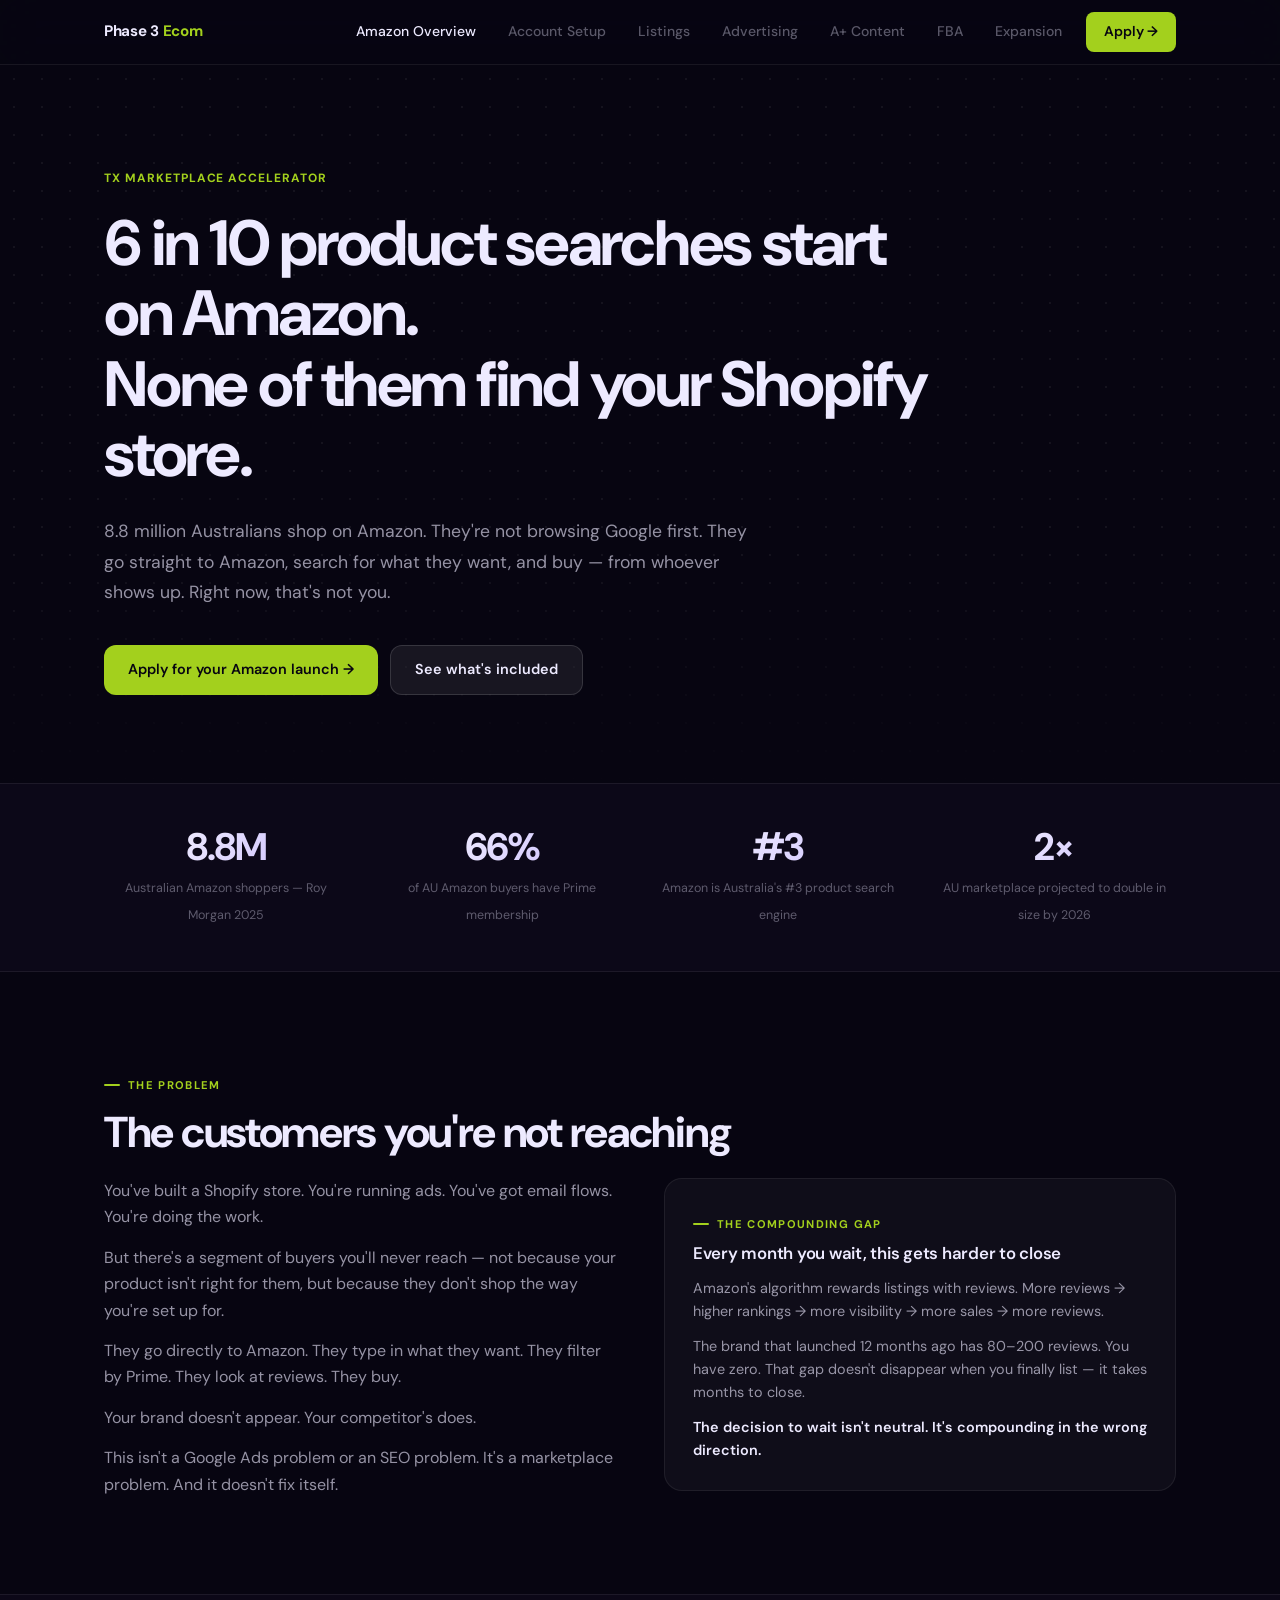
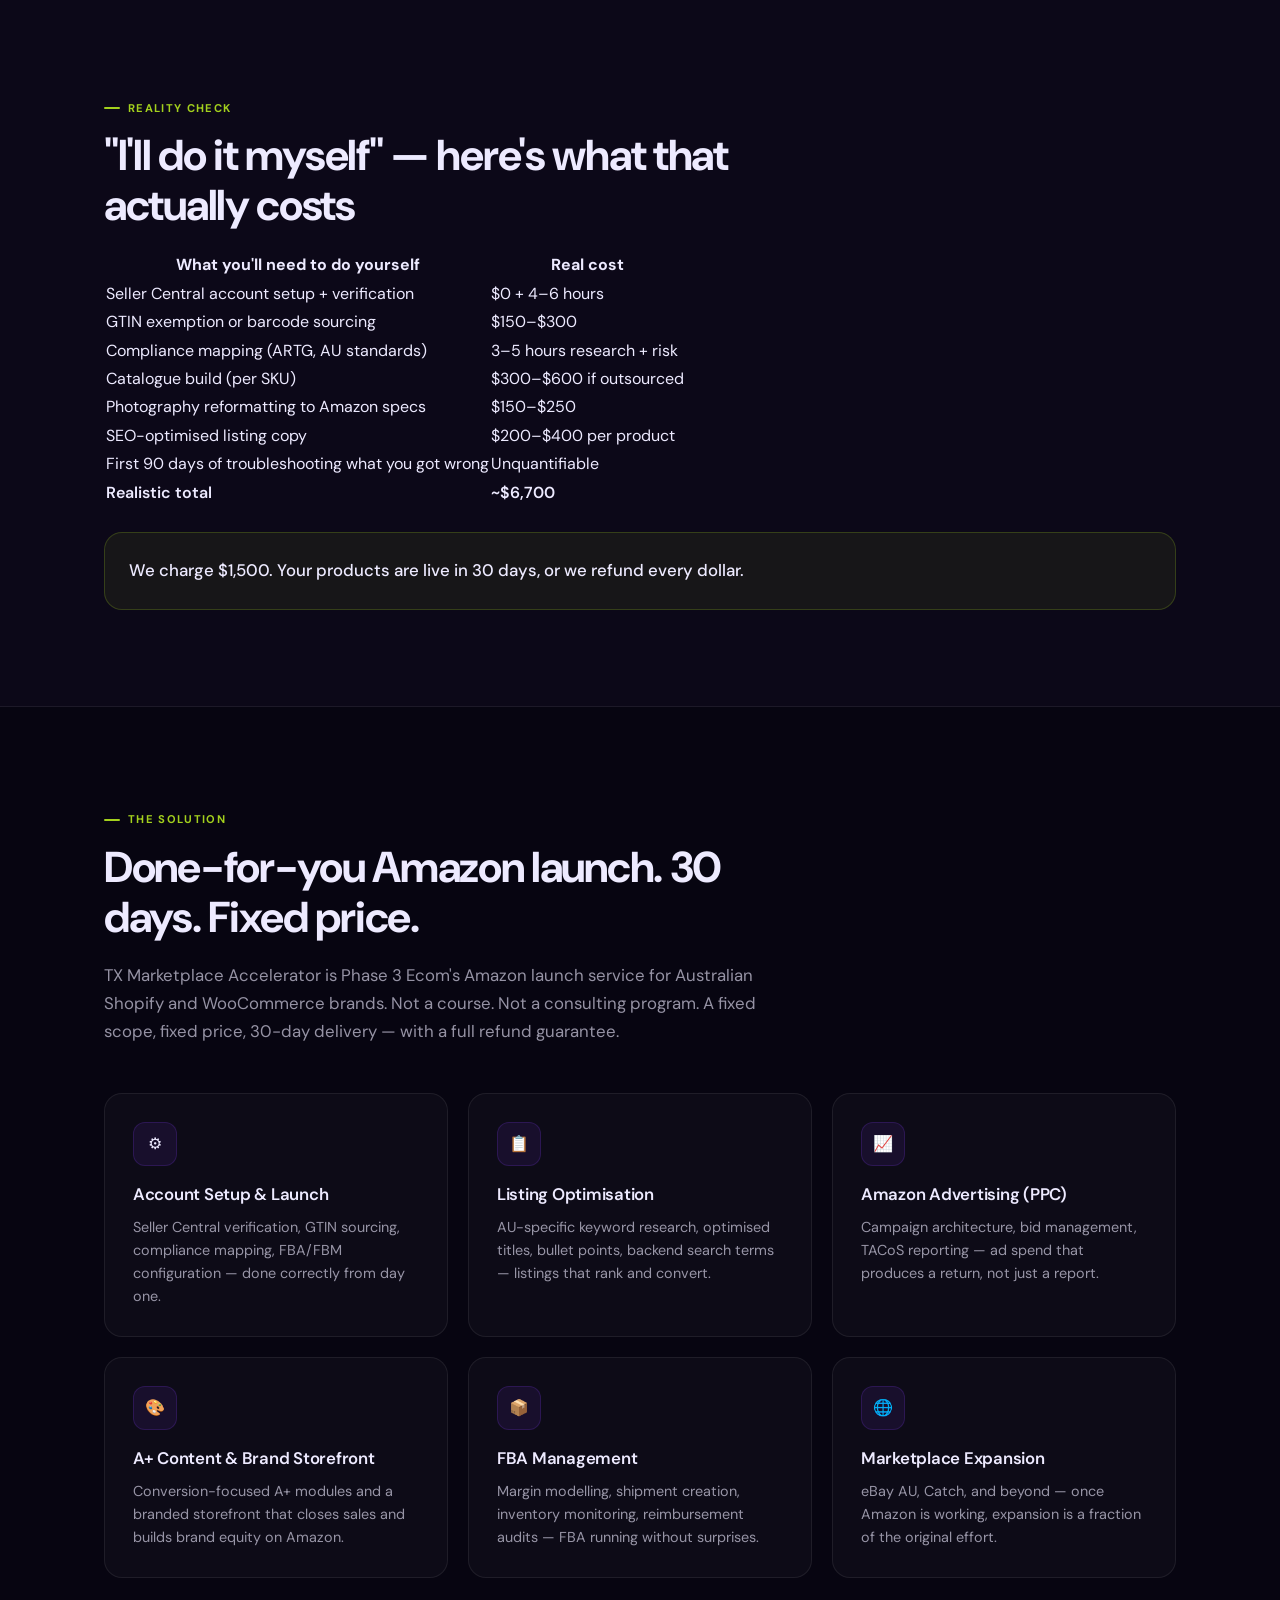
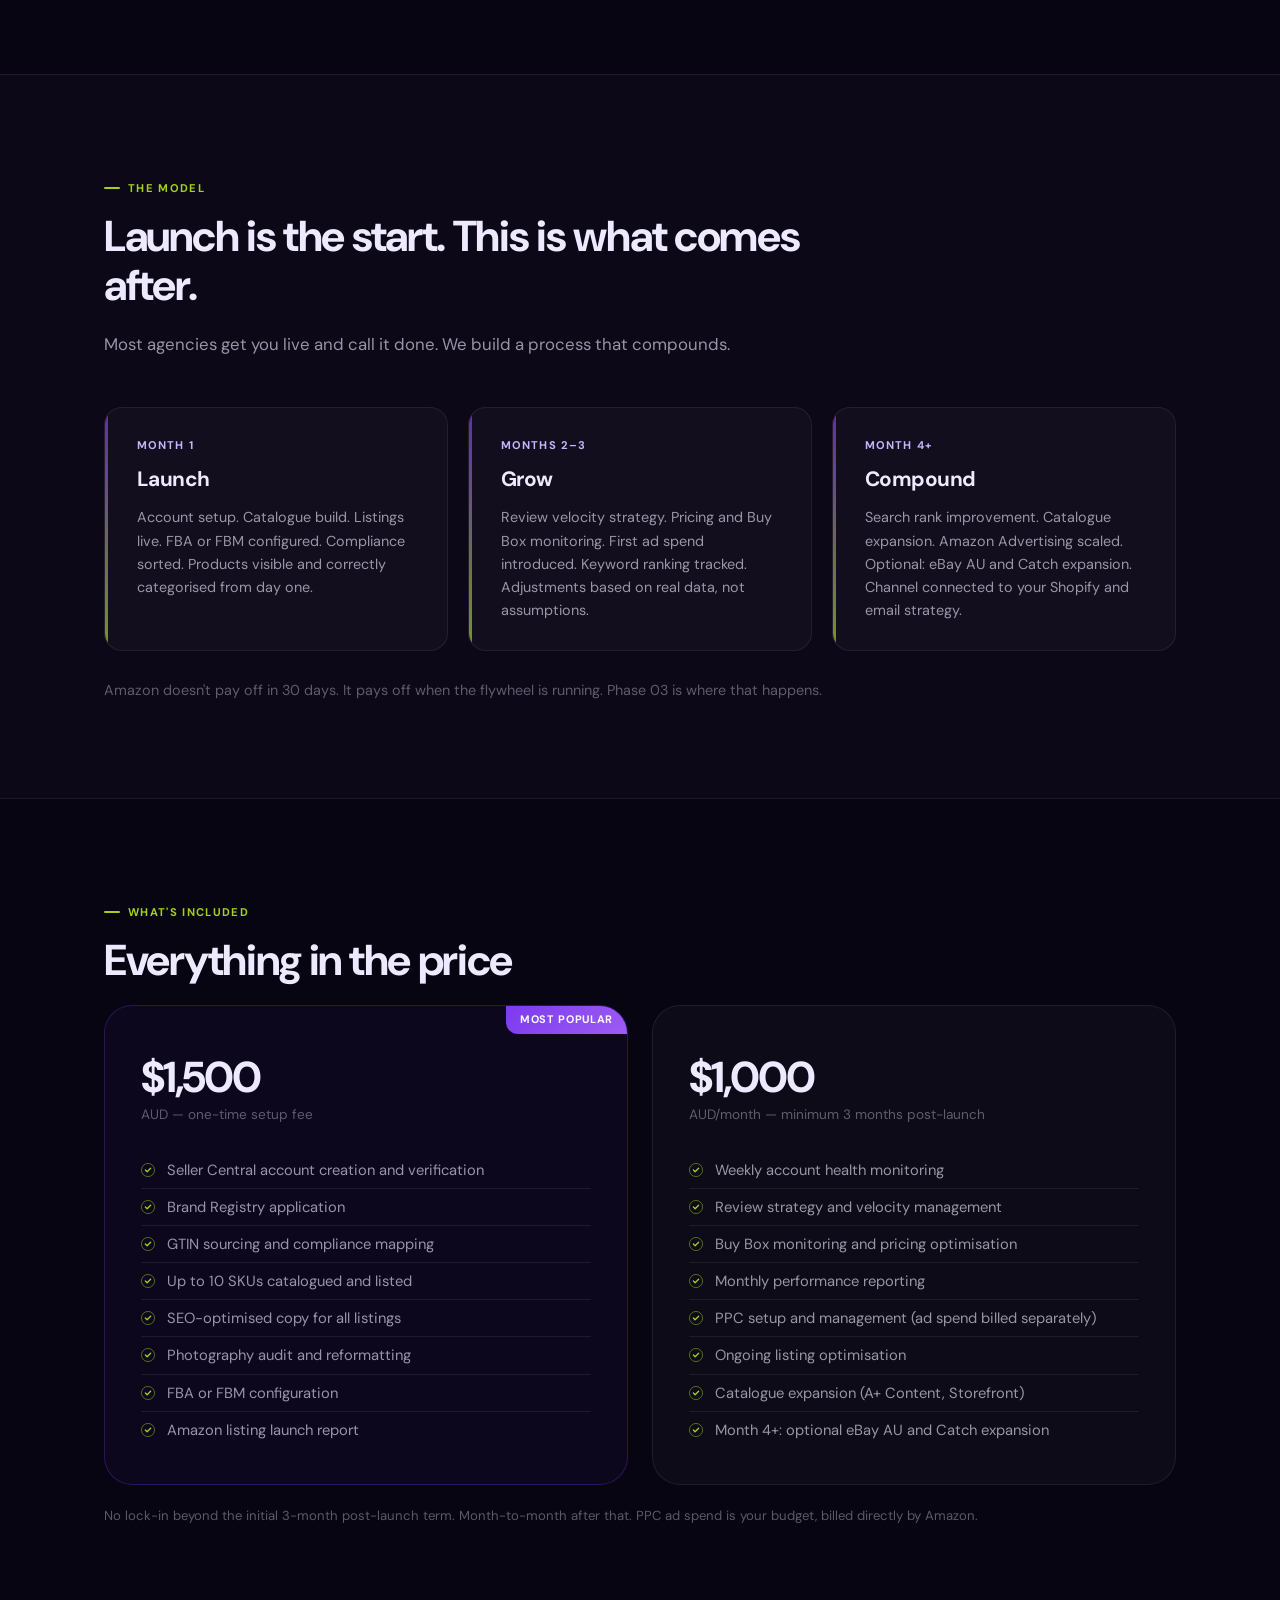
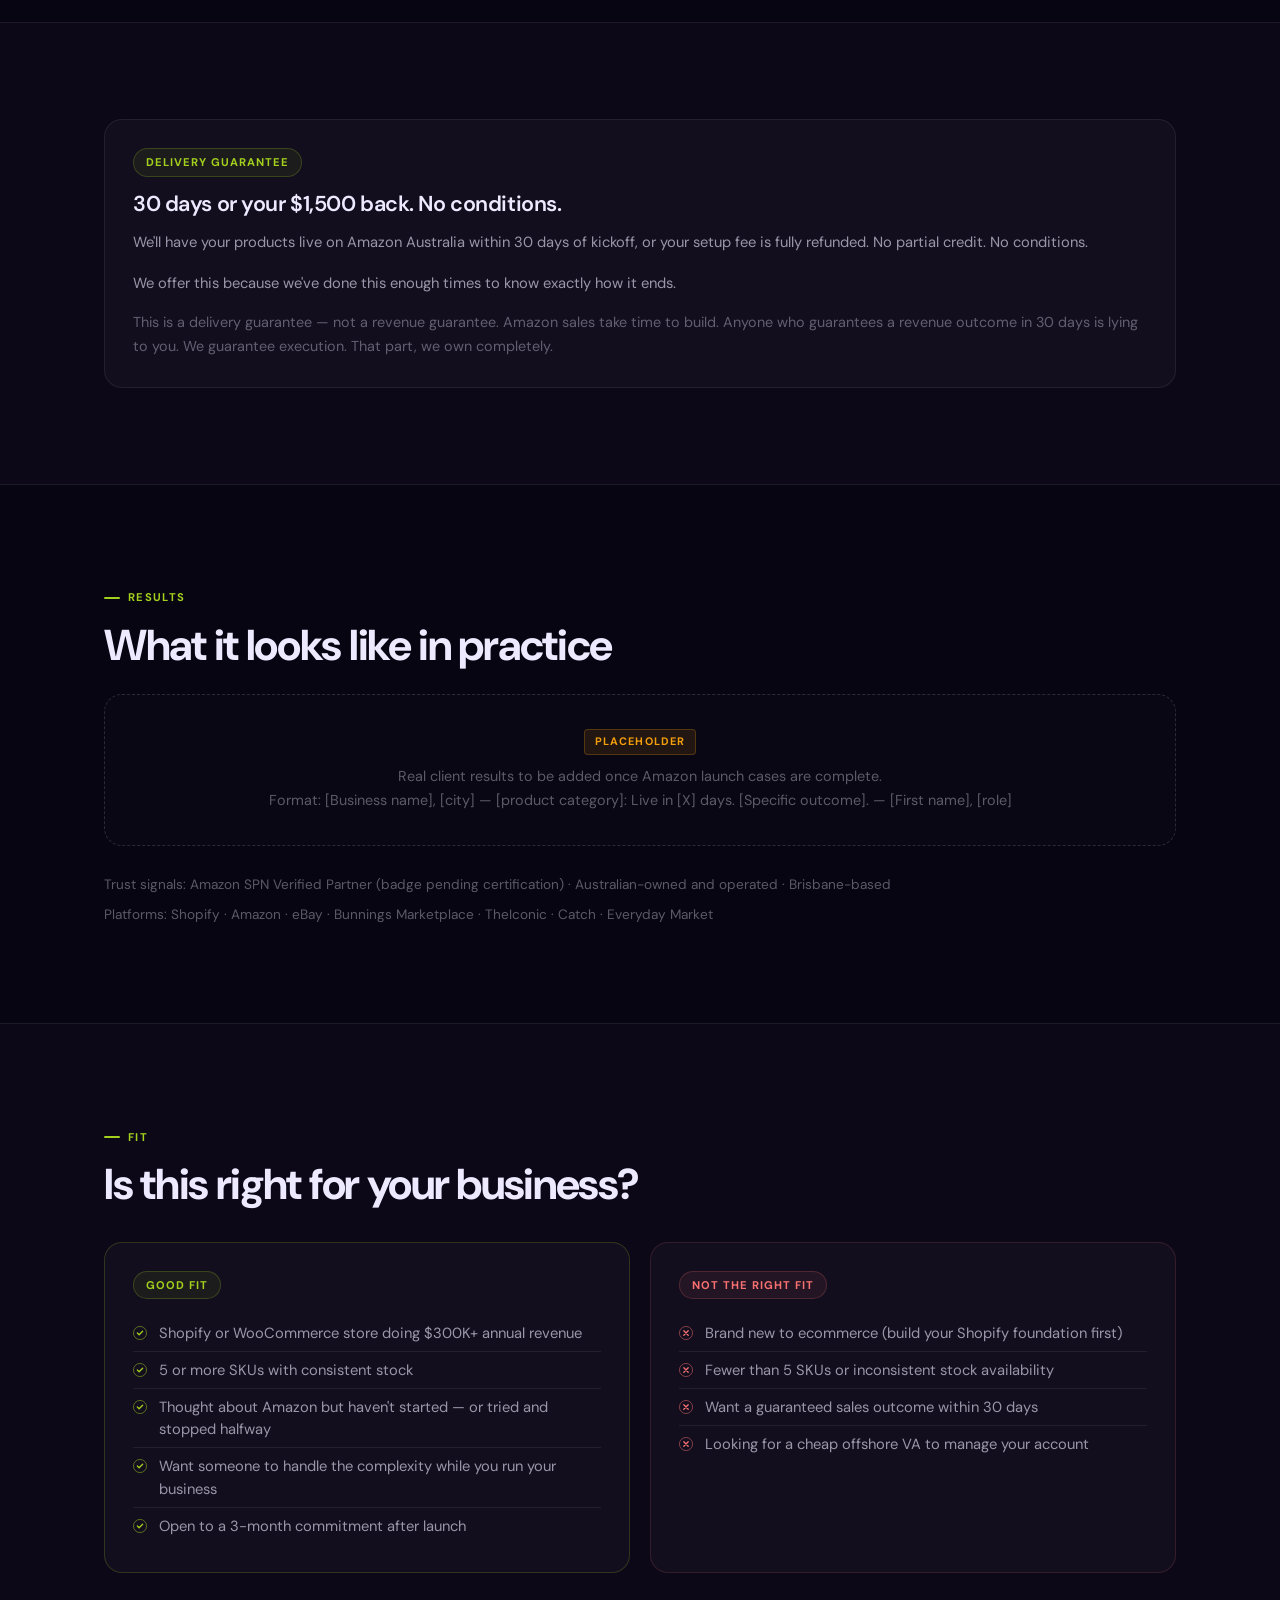
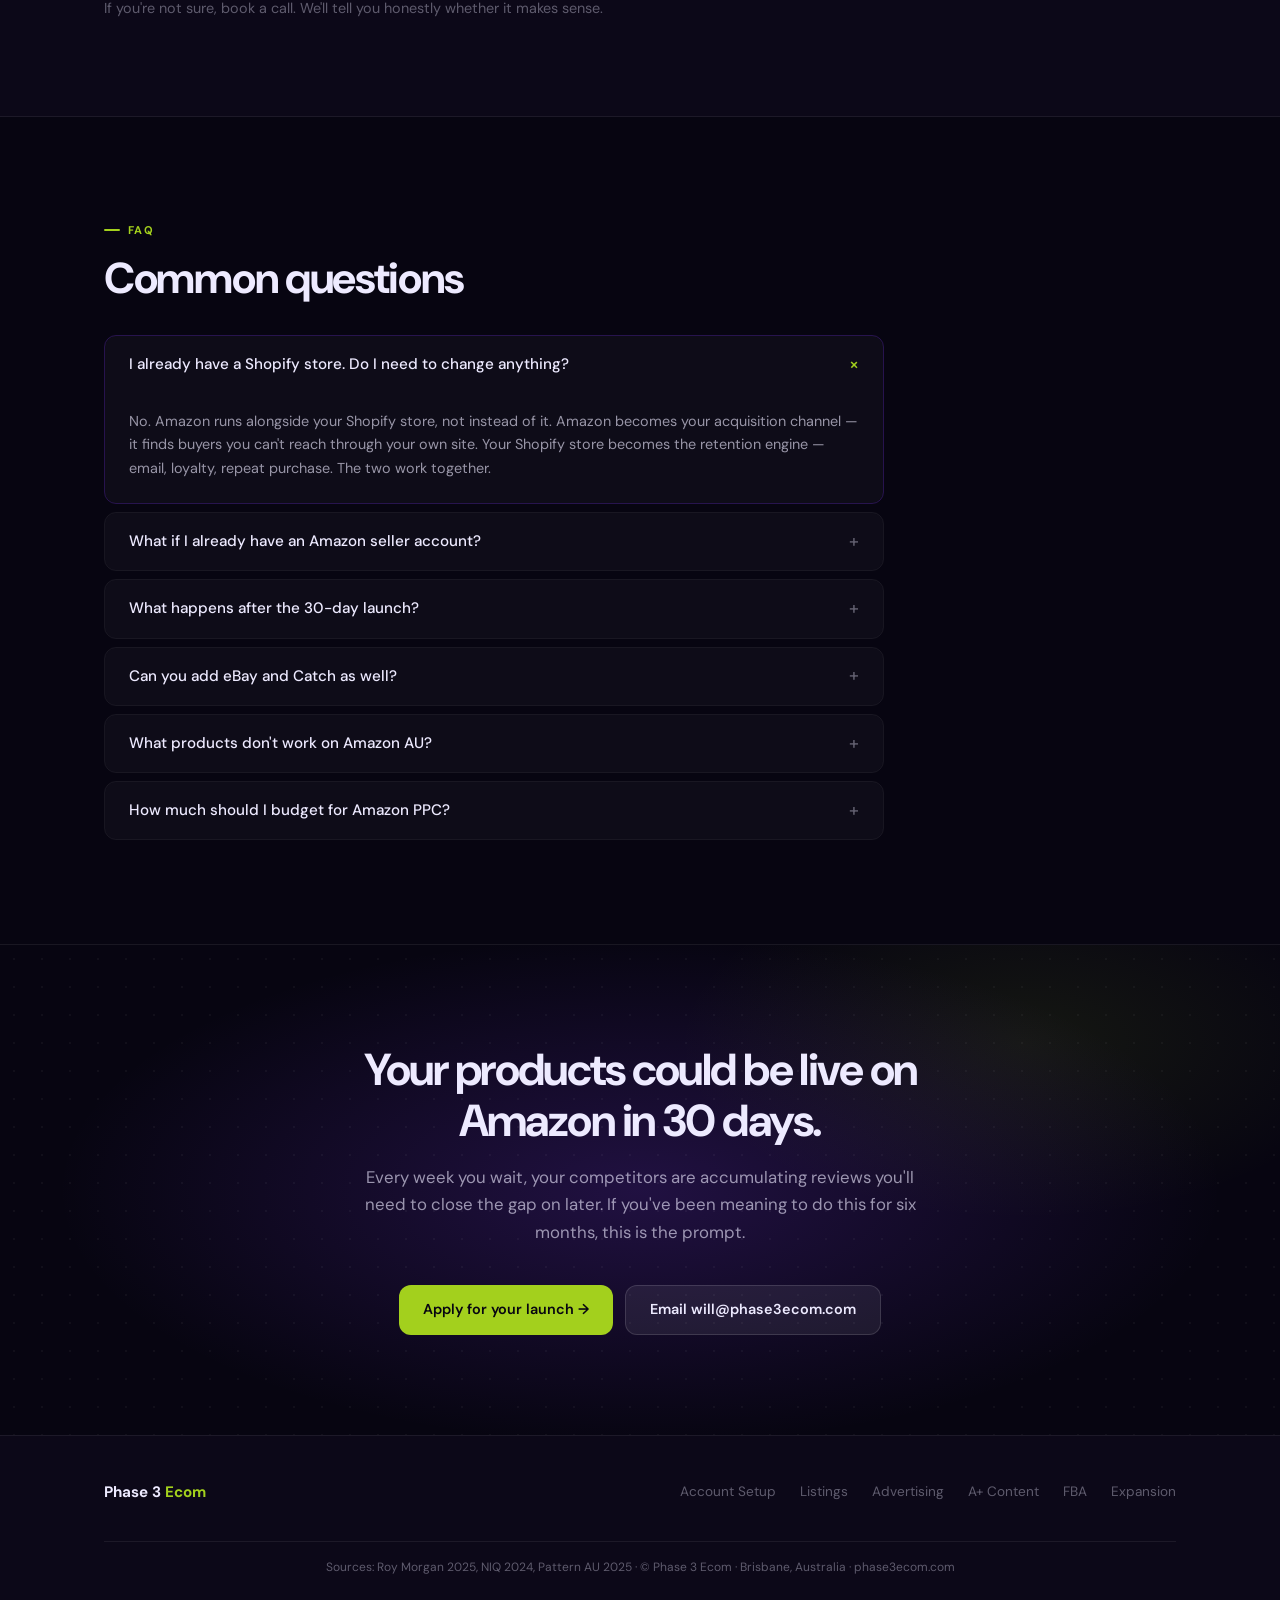
<file: index.html>
<!DOCTYPE html>
<html lang="en-AU">
<head>
  <meta charset="UTF-8">
  <meta name="viewport" content="width=device-width, initial-scale=1.0">
  <title>Amazon Launch Services — Phase 3 Ecom</title>
  <meta name="description" content="Done-for-you Amazon launch for Australian Shopify brands. Products live in 30 days, fixed price, full refund guarantee. TX Marketplace Accelerator.">
  <link rel="stylesheet" href="styles.css">
</head>
<body>

<nav class="nav">
  <div class="nav-inner">
    <div class="nav-logo">Phase 3 <span>Ecom</span></div>
    <div class="nav-links">
      <a href="index.html" class="active">Amazon Overview</a>
      <a href="account-setup.html">Account Setup</a>
      <a href="listing-optimisation.html">Listings</a>
      <a href="amazon-advertising.html">Advertising</a>
      <a href="aplus-content.html">A+ Content</a>
      <a href="fba-management.html">FBA</a>
      <a href="marketplace-expansion.html">Expansion</a>
      <a href="https://phase3ecom.com" class="nav-cta">Apply →</a>
    </div>
  </div>
</nav>

<!-- HERO -->
<section class="hero">
  <div class="container">
    <div class="hero-label">TX Marketplace Accelerator</div>
    <h1>
      6 in 10 product searches start on Amazon.
      <span class="break">None of them find your Shopify store.</span>
    </h1>
    <p class="hero-sub">
      8.8 million Australians shop on Amazon. They're not browsing Google first. They go straight to Amazon, search for what they want, and buy — from whoever shows up. Right now, that's not you.
    </p>
    <div class="hero-actions">
      <a href="https://phase3ecom.com" class="btn btn-primary">Apply for your Amazon launch →</a>
      <a href="#services" class="btn btn-secondary">See what's included</a>
    </div>
  </div>
</section>

<!-- STATS STRIP -->
<div class="stats-strip">
  <div class="container">
    <div class="stats-grid">
      <div class="stat">
        <span class="stat-value">8.8M</span>
        <span class="stat-label">Australian Amazon shoppers — Roy Morgan 2025</span>
      </div>
      <div class="stat">
        <span class="stat-value">66%</span>
        <span class="stat-label">of AU Amazon buyers have Prime membership</span>
      </div>
      <div class="stat">
        <span class="stat-value">#3</span>
        <span class="stat-label">Amazon is Australia's #3 product search engine</span>
      </div>
      <div class="stat">
        <span class="stat-value">2×</span>
        <span class="stat-label">AU marketplace projected to double in size by 2026</span>
      </div>
    </div>
  </div>
</div>

<!-- THE PROBLEM -->
<section class="section">
  <div class="container">
    <div class="section-tag">The problem</div>
    <h2 class="section-title">The customers you're not reaching</h2>
    <div class="two-col">
      <div>
        <p>You've built a Shopify store. You're running ads. You've got email flows. You're doing the work.</p>
        <p>But there's a segment of buyers you'll never reach — not because your product isn't right for them, but because they don't shop the way you're set up for.</p>
        <p>They go directly to Amazon. They type in what they want. They filter by Prime. They look at reviews. They buy.</p>
        <p>Your brand doesn't appear. Your competitor's does.</p>
        <p>This isn't a Google Ads problem or an SEO problem. It's a marketplace problem. And it doesn't fix itself.</p>
      </div>
      <div>
        <div class="card" style="background: var(--bg-secondary);">
          <div class="section-tag">The compounding gap</div>
          <h3 style="margin-bottom: 12px;">Every month you wait, this gets harder to close</h3>
          <p style="font-size: 0.9rem;">Amazon's algorithm rewards listings with reviews. More reviews → higher rankings → more visibility → more sales → more reviews.</p>
          <p style="font-size: 0.9rem; margin-top: 12px;">The brand that launched 12 months ago has 80–200 reviews. You have zero. That gap doesn't disappear when you finally list — it takes months to close.</p>
          <p style="font-size: 0.9rem; margin-top: 12px;"><strong>The decision to wait isn't neutral. It's compounding in the wrong direction.</strong></p>
        </div>
      </div>
    </div>
  </div>
</section>

<!-- DIY REALITY -->
<section class="section section-alt">
  <div class="container">
    <div class="section-tag">Reality check</div>
    <h2 class="section-title">"I'll do it myself" — here's what that actually costs</h2>
    <div class="table-wrap">
      <table>
        <thead>
          <tr>
            <th>What you'll need to do yourself</th>
            <th>Real cost</th>
          </tr>
        </thead>
        <tbody>
          <tr><td>Seller Central account setup + verification</td><td>$0 + 4–6 hours</td></tr>
          <tr><td>GTIN exemption or barcode sourcing</td><td>$150–$300</td></tr>
          <tr><td>Compliance mapping (ARTG, AU standards)</td><td>3–5 hours research + risk</td></tr>
          <tr><td>Catalogue build (per SKU)</td><td>$300–$600 if outsourced</td></tr>
          <tr><td>Photography reformatting to Amazon specs</td><td>$150–$250</td></tr>
          <tr><td>SEO-optimised listing copy</td><td>$200–$400 per product</td></tr>
          <tr><td>First 90 days of troubleshooting what you got wrong</td><td>Unquantifiable</td></tr>
          <tr><td><strong>Realistic total</strong></td><td><strong>~$6,700</strong></td></tr>
        </tbody>
      </table>
    </div>
    <div style="margin-top: 24px; padding: 24px; background: var(--accent-dim); border: 1px solid var(--accent-border); border-radius: var(--radius-lg);">
      <p style="font-size: 1.05rem; color: var(--text-primary); font-weight: 500;">We charge $1,500. Your products are live in 30 days, or we refund every dollar.</p>
    </div>
  </div>
</section>

<!-- SOLUTION -->
<section id="services" class="section">
  <div class="container">
    <div class="section-tag">The solution</div>
    <h2 class="section-title">Done-for-you Amazon launch. 30 days. Fixed price.</h2>
    <p class="section-intro">TX Marketplace Accelerator is Phase 3 Ecom's Amazon launch service for Australian Shopify and WooCommerce brands. Not a course. Not a consulting program. A fixed scope, fixed price, 30-day delivery — with a full refund guarantee.</p>

    <div class="card-grid">
      <a href="account-setup.html" class="card" style="text-decoration: none;">
        <div class="card-icon">⚙</div>
        <h3>Account Setup & Launch</h3>
        <p>Seller Central verification, GTIN sourcing, compliance mapping, FBA/FBM configuration — done correctly from day one.</p>
      </a>
      <a href="listing-optimisation.html" class="card" style="text-decoration: none;">
        <div class="card-icon">📋</div>
        <h3>Listing Optimisation</h3>
        <p>AU-specific keyword research, optimised titles, bullet points, backend search terms — listings that rank and convert.</p>
      </a>
      <a href="amazon-advertising.html" class="card" style="text-decoration: none;">
        <div class="card-icon">📈</div>
        <h3>Amazon Advertising (PPC)</h3>
        <p>Campaign architecture, bid management, TACoS reporting — ad spend that produces a return, not just a report.</p>
      </a>
      <a href="aplus-content.html" class="card" style="text-decoration: none;">
        <div class="card-icon">🎨</div>
        <h3>A+ Content & Brand Storefront</h3>
        <p>Conversion-focused A+ modules and a branded storefront that closes sales and builds brand equity on Amazon.</p>
      </a>
      <a href="fba-management.html" class="card" style="text-decoration: none;">
        <div class="card-icon">📦</div>
        <h3>FBA Management</h3>
        <p>Margin modelling, shipment creation, inventory monitoring, reimbursement audits — FBA running without surprises.</p>
      </a>
      <a href="marketplace-expansion.html" class="card" style="text-decoration: none;">
        <div class="card-icon">🌐</div>
        <h3>Marketplace Expansion</h3>
        <p>eBay AU, Catch, and beyond — once Amazon is working, expansion is a fraction of the original effort.</p>
      </a>
    </div>
  </div>
</section>

<!-- THREE PHASE MODEL -->
<section class="section section-alt">
  <div class="container">
    <div class="section-tag">The model</div>
    <h2 class="section-title">Launch is the start. This is what comes after.</h2>
    <p class="section-intro">Most agencies get you live and call it done. We build a process that compounds.</p>
    <div class="phase-grid">
      <div class="phase-card">
        <div class="phase-tag">Month 1</div>
        <h3>Launch</h3>
        <p>Account setup. Catalogue build. Listings live. FBA or FBM configured. Compliance sorted. Products visible and correctly categorised from day one.</p>
      </div>
      <div class="phase-card">
        <div class="phase-tag">Months 2–3</div>
        <h3>Grow</h3>
        <p>Review velocity strategy. Pricing and Buy Box monitoring. First ad spend introduced. Keyword ranking tracked. Adjustments based on real data, not assumptions.</p>
      </div>
      <div class="phase-card">
        <div class="phase-tag">Month 4+</div>
        <h3>Compound</h3>
        <p>Search rank improvement. Catalogue expansion. Amazon Advertising scaled. Optional: eBay AU and Catch expansion. Channel connected to your Shopify and email strategy.</p>
      </div>
    </div>
    <p style="margin-top: 28px; color: var(--text-muted); font-size: 0.9rem;">Amazon doesn't pay off in 30 days. It pays off when the flywheel is running. Phase 03 is where that happens.</p>
  </div>
</section>

<!-- WHAT'S INCLUDED -->
<section class="section">
  <div class="container">
    <div class="section-tag">What's included</div>
    <h2 class="section-title">Everything in the price</h2>
    <div class="pricing-cards">
      <div class="pricing-card featured">
        <div class="price-amount">$1,500</div>
        <div class="price-period">AUD — one-time setup fee</div>
        <div class="price-features">
          <ul class="check-list">
            <li>Seller Central account creation and verification</li>
            <li>Brand Registry application</li>
            <li>GTIN sourcing and compliance mapping</li>
            <li>Up to 10 SKUs catalogued and listed</li>
            <li>SEO-optimised copy for all listings</li>
            <li>Photography audit and reformatting</li>
            <li>FBA or FBM configuration</li>
            <li>Amazon listing launch report</li>
          </ul>
        </div>
      </div>
      <div class="pricing-card">
        <div class="price-amount">$1,000</div>
        <div class="price-period">AUD/month — minimum 3 months post-launch</div>
        <div class="price-features">
          <ul class="check-list">
            <li>Weekly account health monitoring</li>
            <li>Review strategy and velocity management</li>
            <li>Buy Box monitoring and pricing optimisation</li>
            <li>Monthly performance reporting</li>
            <li>PPC setup and management (ad spend billed separately)</li>
            <li>Ongoing listing optimisation</li>
            <li>Catalogue expansion (A+ Content, Storefront)</li>
            <li>Month 4+: optional eBay AU and Catch expansion</li>
          </ul>
        </div>
      </div>
    </div>
    <p style="margin-top: 20px; font-size: 0.82rem; color: var(--text-muted);">No lock-in beyond the initial 3-month post-launch term. Month-to-month after that. PPC ad spend is your budget, billed directly by Amazon.</p>
  </div>
</section>

<!-- GUARANTEE -->
<section class="section section-alt">
  <div class="container">
    <div class="guarantee-block">
      <div class="guarantee-badge">Delivery Guarantee</div>
      <h2>30 days or your $1,500 back. No conditions.</h2>
      <p>We'll have your products live on Amazon Australia within 30 days of kickoff, or your setup fee is fully refunded. No partial credit. No conditions.</p>
      <p style="margin-top: 16px;">We offer this because we've done this enough times to know exactly how it ends.</p>
      <p style="margin-top: 16px; color: var(--text-muted); font-size: 0.9rem;">This is a delivery guarantee — not a revenue guarantee. Amazon sales take time to build. Anyone who guarantees a revenue outcome in 30 days is lying to you. We guarantee execution. That part, we own completely.</p>
    </div>
  </div>
</section>

<!-- SOCIAL PROOF -->
<section class="section">
  <div class="container">
    <div class="section-tag">Results</div>
    <h2 class="section-title" style="margin-bottom: 24px;">What it looks like in practice</h2>
    <div class="placeholder-block">
      <span class="placeholder-label">Placeholder</span>
      <p>Real client results to be added once Amazon launch cases are complete.<br>Format: [Business name], [city] — [product category]: Live in [X] days. [Specific outcome]. — [First name], [role]</p>
    </div>
    <div style="margin-top: 28px;">
      <p style="font-size: 0.85rem; color: var(--text-muted);">Trust signals: Amazon SPN Verified Partner (badge pending certification) · Australian-owned and operated · Brisbane-based</p>
      <p style="font-size: 0.85rem; color: var(--text-muted); margin-top: 8px;">Platforms: Shopify · Amazon · eBay · Bunnings Marketplace · TheIconic · Catch · Everyday Market</p>
    </div>
  </div>
</section>

<!-- WHO IT'S FOR -->
<section class="section section-alt">
  <div class="container">
    <div class="section-tag">Fit</div>
    <h2 class="section-title" style="margin-bottom: 32px;">Is this right for your business?</h2>
    <div class="fit-grid">
      <div class="fit-card good">
        <div class="fit-label good">Good fit</div>
        <ul class="check-list">
          <li>Shopify or WooCommerce store doing $300K+ annual revenue</li>
          <li>5 or more SKUs with consistent stock</li>
          <li>Thought about Amazon but haven't started — or tried and stopped halfway</li>
          <li>Want someone to handle the complexity while you run your business</li>
          <li>Open to a 3-month commitment after launch</li>
        </ul>
      </div>
      <div class="fit-card bad">
        <div class="fit-label bad">Not the right fit</div>
        <ul class="check-list x-list">
          <li>Brand new to ecommerce (build your Shopify foundation first)</li>
          <li>Fewer than 5 SKUs or inconsistent stock availability</li>
          <li>Want a guaranteed sales outcome within 30 days</li>
          <li>Looking for a cheap offshore VA to manage your account</li>
        </ul>
      </div>
    </div>
    <p style="margin-top: 24px; font-size: 0.9rem; color: var(--text-muted);">If you're not sure, book a call. We'll tell you honestly whether it makes sense.</p>
  </div>
</section>

<!-- FAQ -->
<section class="section">
  <div class="container">
    <div class="section-tag">FAQ</div>
    <h2 class="section-title" style="margin-bottom: 32px;">Common questions</h2>
    <div class="faq-list">
      <div class="faq-item open">
        <div class="faq-q">
          I already have a Shopify store. Do I need to change anything?
          <span class="faq-icon">+</span>
        </div>
        <div class="faq-a">
          No. Amazon runs alongside your Shopify store, not instead of it. Amazon becomes your acquisition channel — it finds buyers you can't reach through your own site. Your Shopify store becomes the retention engine — email, loyalty, repeat purchase. The two work together.
        </div>
      </div>
      <div class="faq-item">
        <div class="faq-q">
          What if I already have an Amazon seller account?
          <span class="faq-icon">+</span>
        </div>
        <div class="faq-a">
          We can work with an existing account. We'll audit it first to identify any compliance issues, listing problems, or account health flags before we build on top of it.
        </div>
      </div>
      <div class="faq-item">
        <div class="faq-q">
          What happens after the 30-day launch?
          <span class="faq-icon">+</span>
        </div>
        <div class="faq-a">
          Your products are live, but that's the start. Months 2–3 focus on review velocity, pricing, and your first ad spend. Month 4+ is where ranking improves, the catalogue expands, and the channel starts compounding. We stay involved through ongoing monthly management.
        </div>
      </div>
      <div class="faq-item">
        <div class="faq-q">
          Can you add eBay and Catch as well?
          <span class="faq-icon">+</span>
        </div>
        <div class="faq-a">
          Yes, from Month 4 onwards. We treat Amazon as the primary marketplace first — get it working, then expand. eBay AU and Catch are included in the Phase 03 roadmap as optional add-ons.
        </div>
      </div>
      <div class="faq-item">
        <div class="faq-q">
          What products don't work on Amazon AU?
          <span class="faq-icon">+</span>
        </div>
        <div class="faq-a">
          Categories with heavy regulatory requirements, restricted listings, or very low AU search volume need case-by-case assessment. We'll flag these before we start. We won't take your $1,500 if your product category isn't viable.
        </div>
      </div>
      <div class="faq-item">
        <div class="faq-q">
          How much should I budget for Amazon PPC?
          <span class="faq-icon">+</span>
        </div>
        <div class="faq-a">
          For a new seller with 5–10 SKUs, a starting budget of $500–$1,500/month for ad spend is realistic. We build the strategy around your budget — we don't inflate spend to inflate our management scope.
        </div>
      </div>
    </div>
  </div>
</section>

<!-- FINAL CTA -->
<div class="cta-block">
  <h2>Your products could be live on Amazon in 30 days.</h2>
  <p>Every week you wait, your competitors are accumulating reviews you'll need to close the gap on later. If you've been meaning to do this for six months, this is the prompt.</p>
  <div class="btn-group">
    <a href="https://phase3ecom.com" class="btn btn-primary">Apply for your launch →</a>
    <a href="mailto:will@phase3ecom.com" class="btn btn-secondary">Email will@phase3ecom.com</a>
  </div>
</div>

<footer class="footer">
  <div class="footer-inner">
    <div class="footer-logo">Phase 3 <span>Ecom</span></div>
    <div class="footer-links">
      <a href="account-setup.html">Account Setup</a>
      <a href="listing-optimisation.html">Listings</a>
      <a href="amazon-advertising.html">Advertising</a>
      <a href="aplus-content.html">A+ Content</a>
      <a href="fba-management.html">FBA</a>
      <a href="marketplace-expansion.html">Expansion</a>
    </div>
    <div class="footer-copy">
      Sources: Roy Morgan 2025, NIQ 2024, Pattern AU 2025 · © Phase 3 Ecom · Brisbane, Australia · <a href="https://phase3ecom.com">phase3ecom.com</a>
    </div>
  </div>
</footer>

<script>
  document.querySelectorAll('.faq-q').forEach(q => {
    q.addEventListener('click', () => {
      const item = q.closest('.faq-item');
      item.classList.toggle('open');
    });
  });
</script>

</body>
</html>
</file>
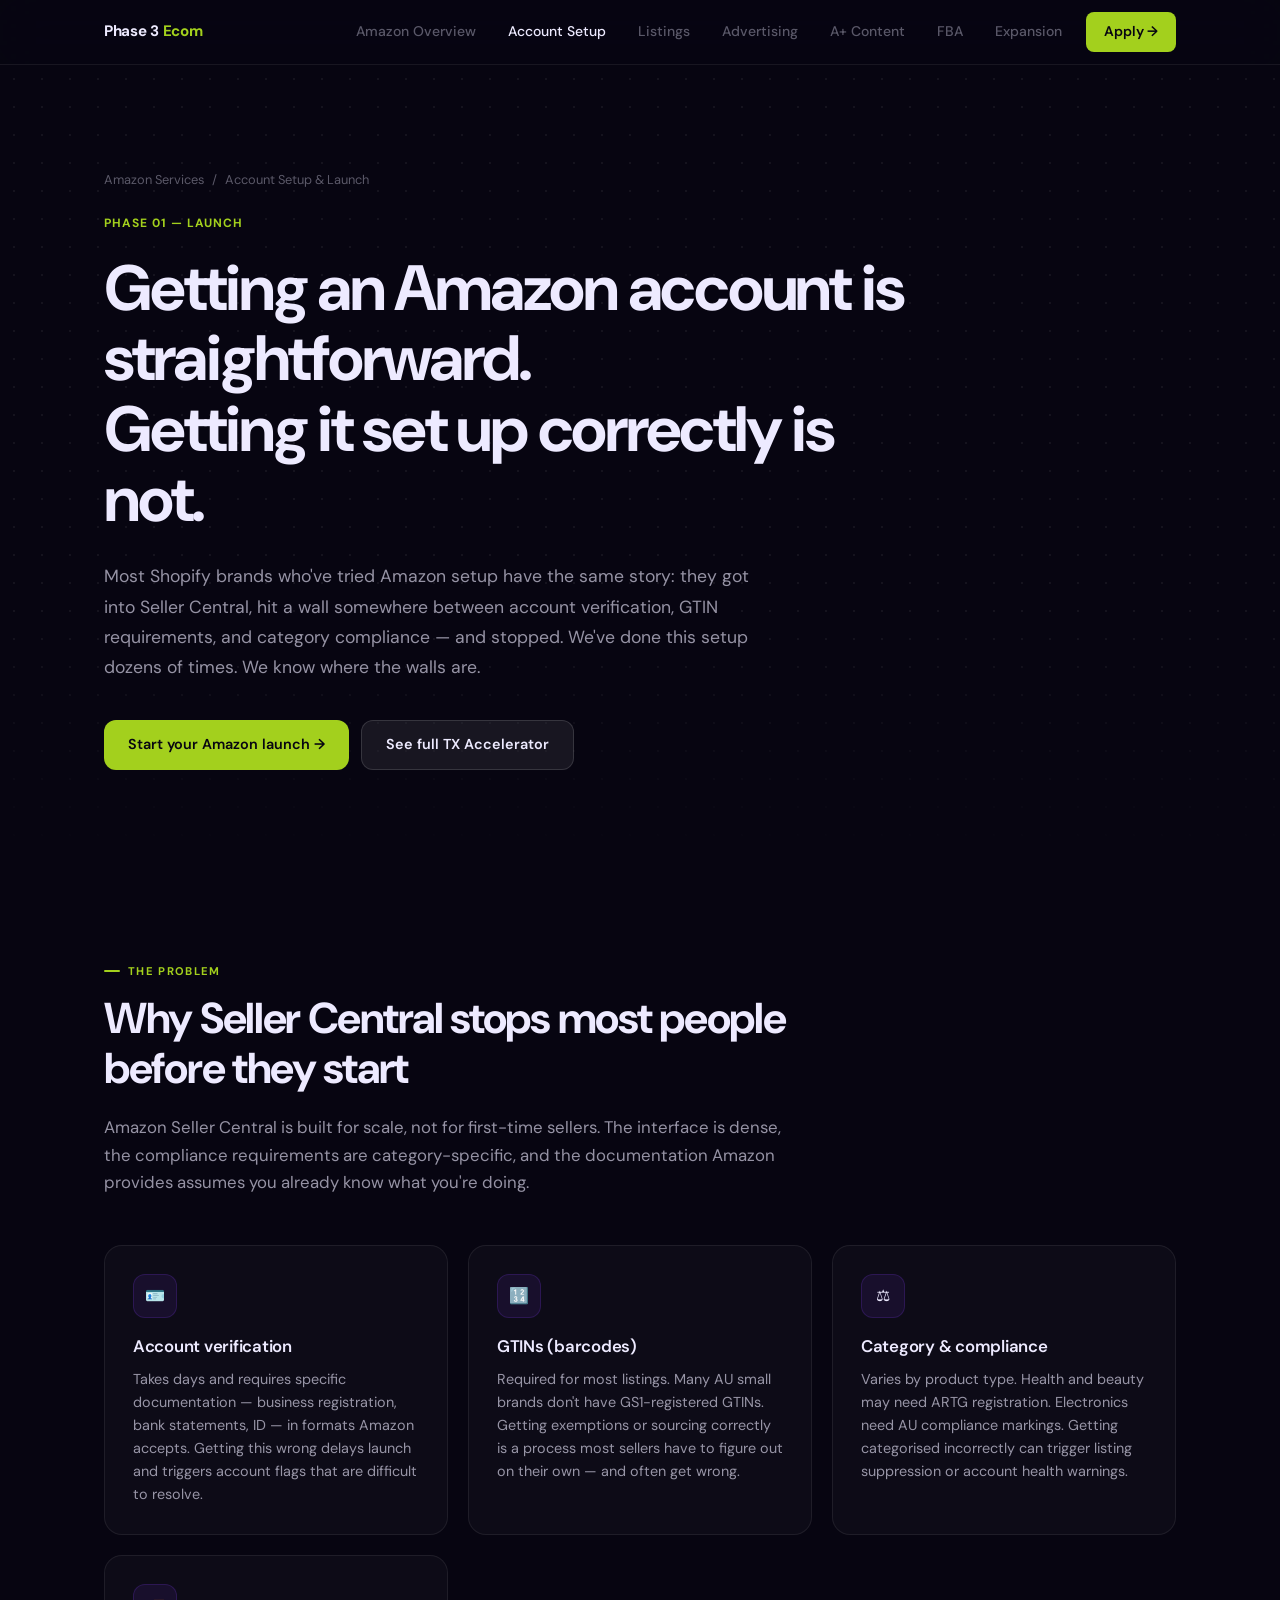
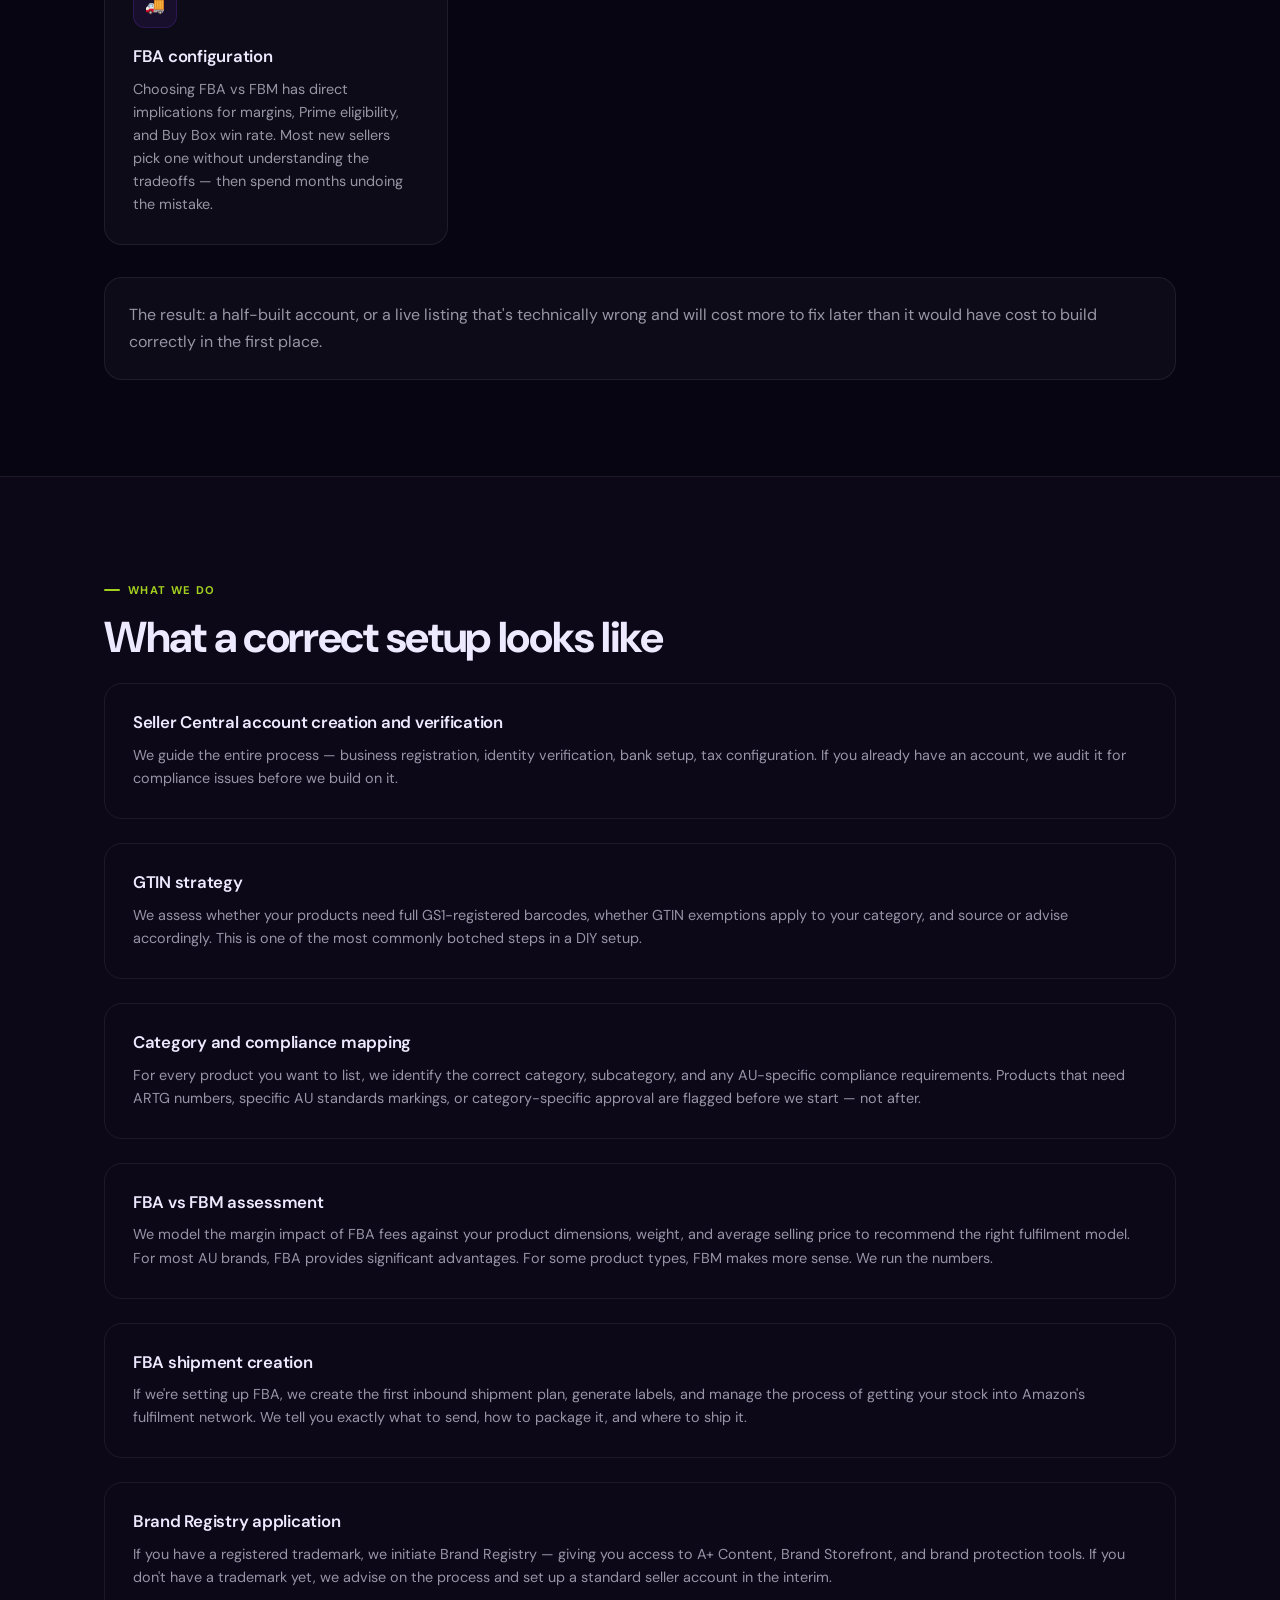
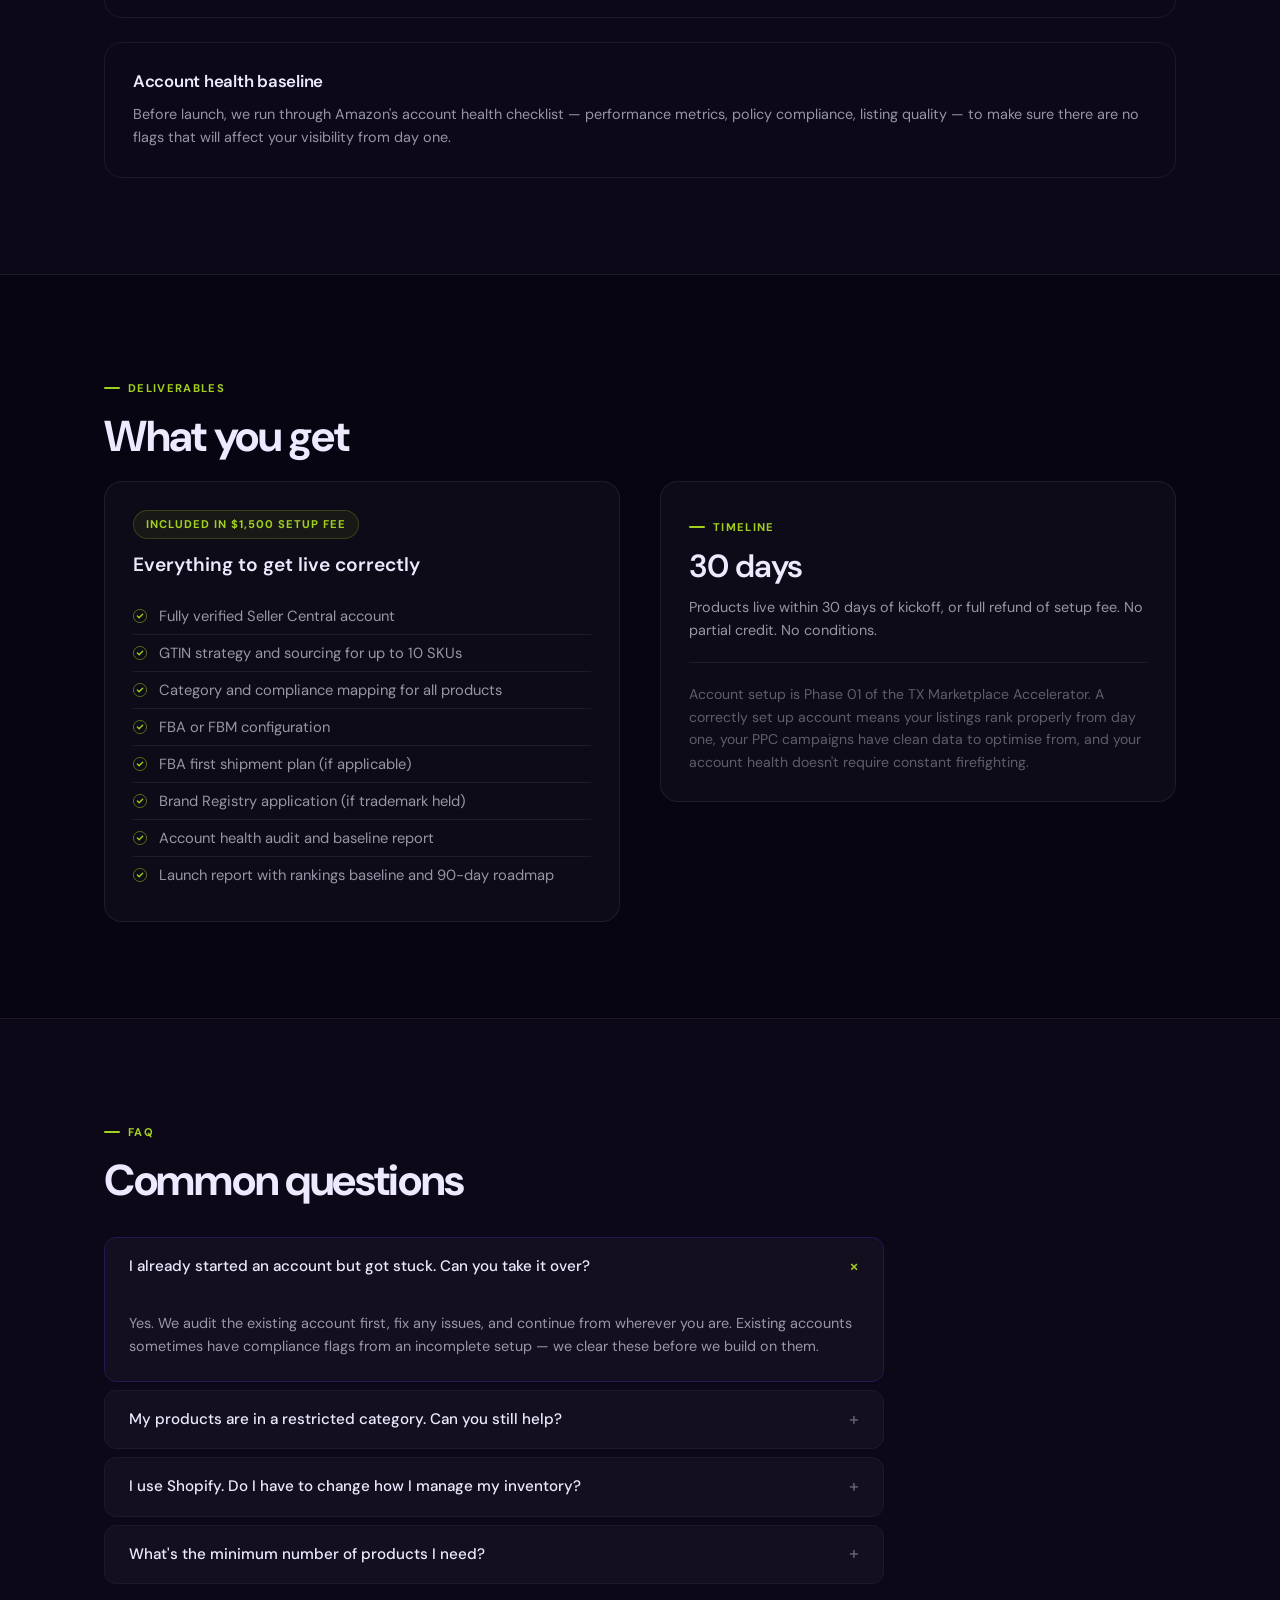
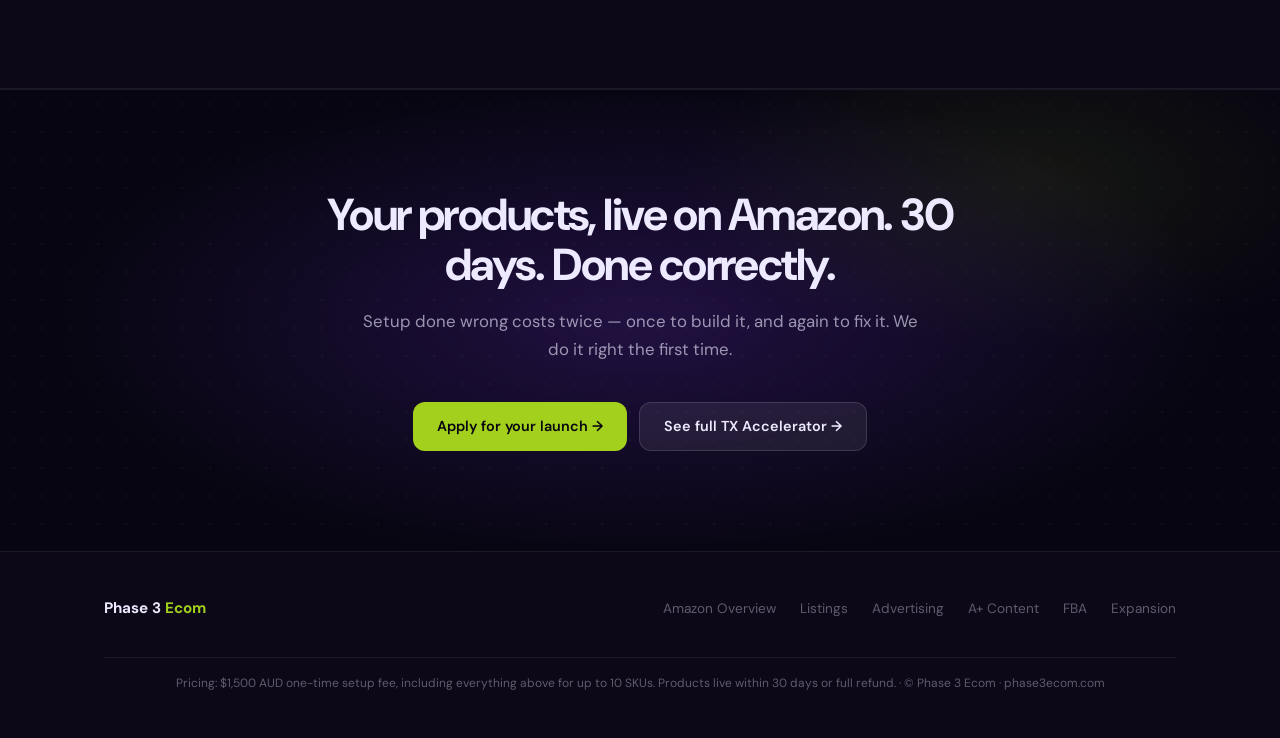
<file: account-setup.html>
<!DOCTYPE html>
<html lang="en-AU">
<head>
  <meta charset="UTF-8">
  <meta name="viewport" content="width=device-width, initial-scale=1.0">
  <title>Amazon Account Setup & Launch — Phase 3 Ecom</title>
  <meta name="description" content="Amazon Seller Central setup done correctly from the start. Verification, GTIN strategy, compliance mapping, FBA configuration. Part of TX Marketplace Accelerator.">
  <link rel="stylesheet" href="styles.css">
</head>
<body>

<nav class="nav">
  <div class="nav-inner">
    <div class="nav-logo">Phase 3 <span>Ecom</span></div>
    <div class="nav-links">
      <a href="index.html">Amazon Overview</a>
      <a href="account-setup.html" class="active">Account Setup</a>
      <a href="listing-optimisation.html">Listings</a>
      <a href="amazon-advertising.html">Advertising</a>
      <a href="aplus-content.html">A+ Content</a>
      <a href="fba-management.html">FBA</a>
      <a href="marketplace-expansion.html">Expansion</a>
      <a href="https://phase3ecom.com" class="nav-cta">Apply →</a>
    </div>
  </div>
</nav>

<!-- HERO -->
<section class="hero">
  <div class="container">
    <div class="breadcrumb">
      <a href="index.html">Amazon Services</a>
      <span>/</span>
      <span>Account Setup & Launch</span>
    </div>
    <div class="hero-label">Phase 01 — Launch</div>
    <h1>
      Getting an Amazon account is straightforward.
      <span class="break">Getting it set up correctly is not.</span>
    </h1>
    <p class="hero-sub">
      Most Shopify brands who've tried Amazon setup have the same story: they got into Seller Central, hit a wall somewhere between account verification, GTIN requirements, and category compliance — and stopped. We've done this setup dozens of times. We know where the walls are.
    </p>
    <div class="hero-actions">
      <a href="https://phase3ecom.com" class="btn btn-primary">Start your Amazon launch →</a>
      <a href="index.html" class="btn btn-secondary">See full TX Accelerator</a>
    </div>
  </div>
</section>

<!-- THE PROBLEM -->
<section class="section">
  <div class="container">
    <div class="section-tag">The problem</div>
    <h2 class="section-title">Why Seller Central stops most people before they start</h2>
    <p class="section-intro">Amazon Seller Central is built for scale, not for first-time sellers. The interface is dense, the compliance requirements are category-specific, and the documentation Amazon provides assumes you already know what you're doing.</p>

    <div class="card-grid">
      <div class="card">
        <div class="card-icon">🪪</div>
        <h3>Account verification</h3>
        <p>Takes days and requires specific documentation — business registration, bank statements, ID — in formats Amazon accepts. Getting this wrong delays launch and triggers account flags that are difficult to resolve.</p>
      </div>
      <div class="card">
        <div class="card-icon">🔢</div>
        <h3>GTINs (barcodes)</h3>
        <p>Required for most listings. Many AU small brands don't have GS1-registered GTINs. Getting exemptions or sourcing correctly is a process most sellers have to figure out on their own — and often get wrong.</p>
      </div>
      <div class="card">
        <div class="card-icon">⚖</div>
        <h3>Category & compliance</h3>
        <p>Varies by product type. Health and beauty may need ARTG registration. Electronics need AU compliance markings. Getting categorised incorrectly can trigger listing suppression or account health warnings.</p>
      </div>
      <div class="card">
        <div class="card-icon">🚚</div>
        <h3>FBA configuration</h3>
        <p>Choosing FBA vs FBM has direct implications for margins, Prime eligibility, and Buy Box win rate. Most new sellers pick one without understanding the tradeoffs — then spend months undoing the mistake.</p>
      </div>
    </div>

    <div style="margin-top: 32px; padding: 24px; background: var(--bg-card); border: 1px solid var(--border); border-radius: var(--radius-lg);">
      <p>The result: a half-built account, or a live listing that's technically wrong and will cost more to fix later than it would have cost to build correctly in the first place.</p>
    </div>
  </div>
</section>

<!-- WHAT WE DO -->
<section class="section section-alt">
  <div class="container">
    <div class="section-tag">What we do</div>
    <h2 class="section-title">What a correct setup looks like</h2>

    <div style="display: flex; flex-direction: column; gap: 24px;">
      <div class="card" style="background: var(--bg-primary);">
        <h3>Seller Central account creation and verification</h3>
        <p>We guide the entire process — business registration, identity verification, bank setup, tax configuration. If you already have an account, we audit it for compliance issues before we build on it.</p>
      </div>
      <div class="card" style="background: var(--bg-primary);">
        <h3>GTIN strategy</h3>
        <p>We assess whether your products need full GS1-registered barcodes, whether GTIN exemptions apply to your category, and source or advise accordingly. This is one of the most commonly botched steps in a DIY setup.</p>
      </div>
      <div class="card" style="background: var(--bg-primary);">
        <h3>Category and compliance mapping</h3>
        <p>For every product you want to list, we identify the correct category, subcategory, and any AU-specific compliance requirements. Products that need ARTG numbers, specific AU standards markings, or category-specific approval are flagged before we start — not after.</p>
      </div>
      <div class="card" style="background: var(--bg-primary);">
        <h3>FBA vs FBM assessment</h3>
        <p>We model the margin impact of FBA fees against your product dimensions, weight, and average selling price to recommend the right fulfilment model. For most AU brands, FBA provides significant advantages. For some product types, FBM makes more sense. We run the numbers.</p>
      </div>
      <div class="card" style="background: var(--bg-primary);">
        <h3>FBA shipment creation</h3>
        <p>If we're setting up FBA, we create the first inbound shipment plan, generate labels, and manage the process of getting your stock into Amazon's fulfilment network. We tell you exactly what to send, how to package it, and where to ship it.</p>
      </div>
      <div class="card" style="background: var(--bg-primary);">
        <h3>Brand Registry application</h3>
        <p>If you have a registered trademark, we initiate Brand Registry — giving you access to A+ Content, Brand Storefront, and brand protection tools. If you don't have a trademark yet, we advise on the process and set up a standard seller account in the interim.</p>
      </div>
      <div class="card" style="background: var(--bg-primary);">
        <h3>Account health baseline</h3>
        <p>Before launch, we run through Amazon's account health checklist — performance metrics, policy compliance, listing quality — to make sure there are no flags that will affect your visibility from day one.</p>
      </div>
    </div>
  </div>
</section>

<!-- DELIVERABLES -->
<section class="section">
  <div class="container">
    <div class="section-tag">Deliverables</div>
    <h2 class="section-title">What you get</h2>
    <div class="two-col" style="gap: 40px;">
      <div>
        <div class="guarantee-block">
          <div class="guarantee-badge">Included in $1,500 setup fee</div>
          <h3 style="font-size: 1.2rem; margin-bottom: 20px;">Everything to get live correctly</h3>
          <ul class="check-list">
            <li>Fully verified Seller Central account</li>
            <li>GTIN strategy and sourcing for up to 10 SKUs</li>
            <li>Category and compliance mapping for all products</li>
            <li>FBA or FBM configuration</li>
            <li>FBA first shipment plan (if applicable)</li>
            <li>Brand Registry application (if trademark held)</li>
            <li>Account health audit and baseline report</li>
            <li>Launch report with rankings baseline and 90-day roadmap</li>
          </ul>
        </div>
      </div>
      <div>
        <div class="card" style="height: 100%;">
          <div class="section-tag">Timeline</div>
          <h3 style="font-size: 2rem; margin-bottom: 8px;">30 days</h3>
          <p>Products live within 30 days of kickoff, or full refund of setup fee. No partial credit. No conditions.</p>
          <div style="margin-top: 20px; padding-top: 20px; border-top: 1px solid var(--border);">
            <p style="font-size: 0.88rem; color: var(--text-muted);">Account setup is Phase 01 of the TX Marketplace Accelerator. A correctly set up account means your listings rank properly from day one, your PPC campaigns have clean data to optimise from, and your account health doesn't require constant firefighting.</p>
          </div>
        </div>
      </div>
    </div>
  </div>
</section>

<!-- FAQ -->
<section class="section section-alt">
  <div class="container">
    <div class="section-tag">FAQ</div>
    <h2 class="section-title" style="margin-bottom: 32px;">Common questions</h2>
    <div class="faq-list">
      <div class="faq-item open">
        <div class="faq-q">I already started an account but got stuck. Can you take it over? <span class="faq-icon">+</span></div>
        <div class="faq-a">Yes. We audit the existing account first, fix any issues, and continue from wherever you are. Existing accounts sometimes have compliance flags from an incomplete setup — we clear these before we build on them.</div>
      </div>
      <div class="faq-item">
        <div class="faq-q">My products are in a restricted category. Can you still help? <span class="faq-icon">+</span></div>
        <div class="faq-a">Restricted categories (health, food, electronics, toys and certain others) require category-specific approval from Amazon. We manage the approval application as part of setup. Approval timelines vary — Amazon typically responds within 1–5 business days, but some categories take longer.</div>
      </div>
      <div class="faq-item">
        <div class="faq-q">I use Shopify. Do I have to change how I manage my inventory? <span class="faq-icon">+</span></div>
        <div class="faq-a">Your Shopify store stays exactly as it is. We set up Amazon as a separate, parallel channel. If you want inventory sync between Shopify and Amazon Seller Central, we can advise on integration tools. This isn't required to get started, but it's useful once you have consistent Amazon volume.</div>
      </div>
      <div class="faq-item">
        <div class="faq-q">What's the minimum number of products I need? <span class="faq-icon">+</span></div>
        <div class="faq-a">We recommend at least 5 SKUs. Fewer than that limits your ability to run Sponsored Brands ads and makes it harder to build catalogue breadth. If you have fewer than 5 SKUs, talk to us — there are ways to structure the launch that still work.</div>
      </div>
    </div>
  </div>
</section>

<!-- FINAL CTA -->
<div class="cta-block">
  <h2>Your products, live on Amazon. 30 days. Done correctly.</h2>
  <p>Setup done wrong costs twice — once to build it, and again to fix it. We do it right the first time.</p>
  <div class="btn-group">
    <a href="https://phase3ecom.com" class="btn btn-primary">Apply for your launch →</a>
    <a href="index.html" class="btn btn-secondary">See full TX Accelerator →</a>
  </div>
</div>

<footer class="footer">
  <div class="footer-inner">
    <div class="footer-logo">Phase 3 <span>Ecom</span></div>
    <div class="footer-links">
      <a href="index.html">Amazon Overview</a>
      <a href="listing-optimisation.html">Listings</a>
      <a href="amazon-advertising.html">Advertising</a>
      <a href="aplus-content.html">A+ Content</a>
      <a href="fba-management.html">FBA</a>
      <a href="marketplace-expansion.html">Expansion</a>
    </div>
    <div class="footer-copy">
      Pricing: $1,500 AUD one-time setup fee, including everything above for up to 10 SKUs. Products live within 30 days or full refund. · © Phase 3 Ecom · <a href="https://phase3ecom.com">phase3ecom.com</a>
    </div>
  </div>
</footer>

<script>
  document.querySelectorAll('.faq-q').forEach(q => {
    q.addEventListener('click', () => q.closest('.faq-item').classList.toggle('open'));
  });
</script>

</body>
</html>
</file>
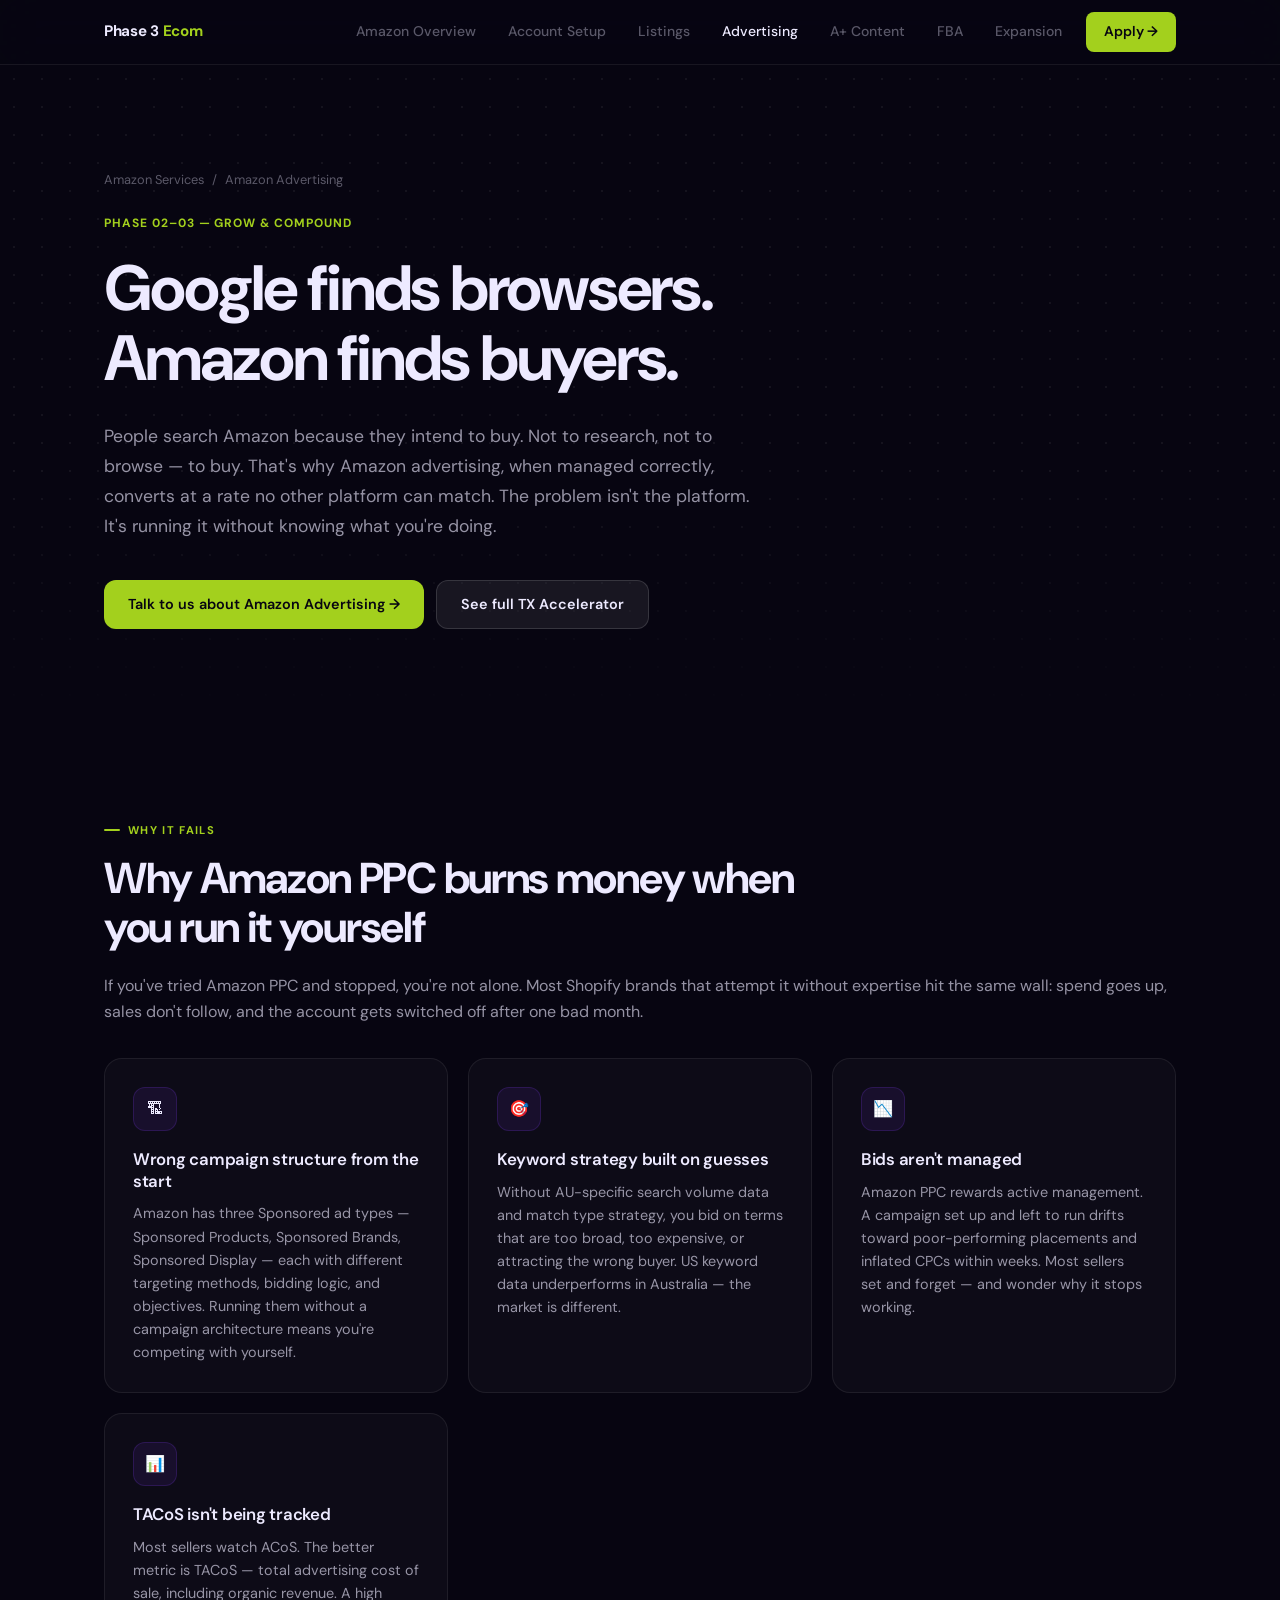
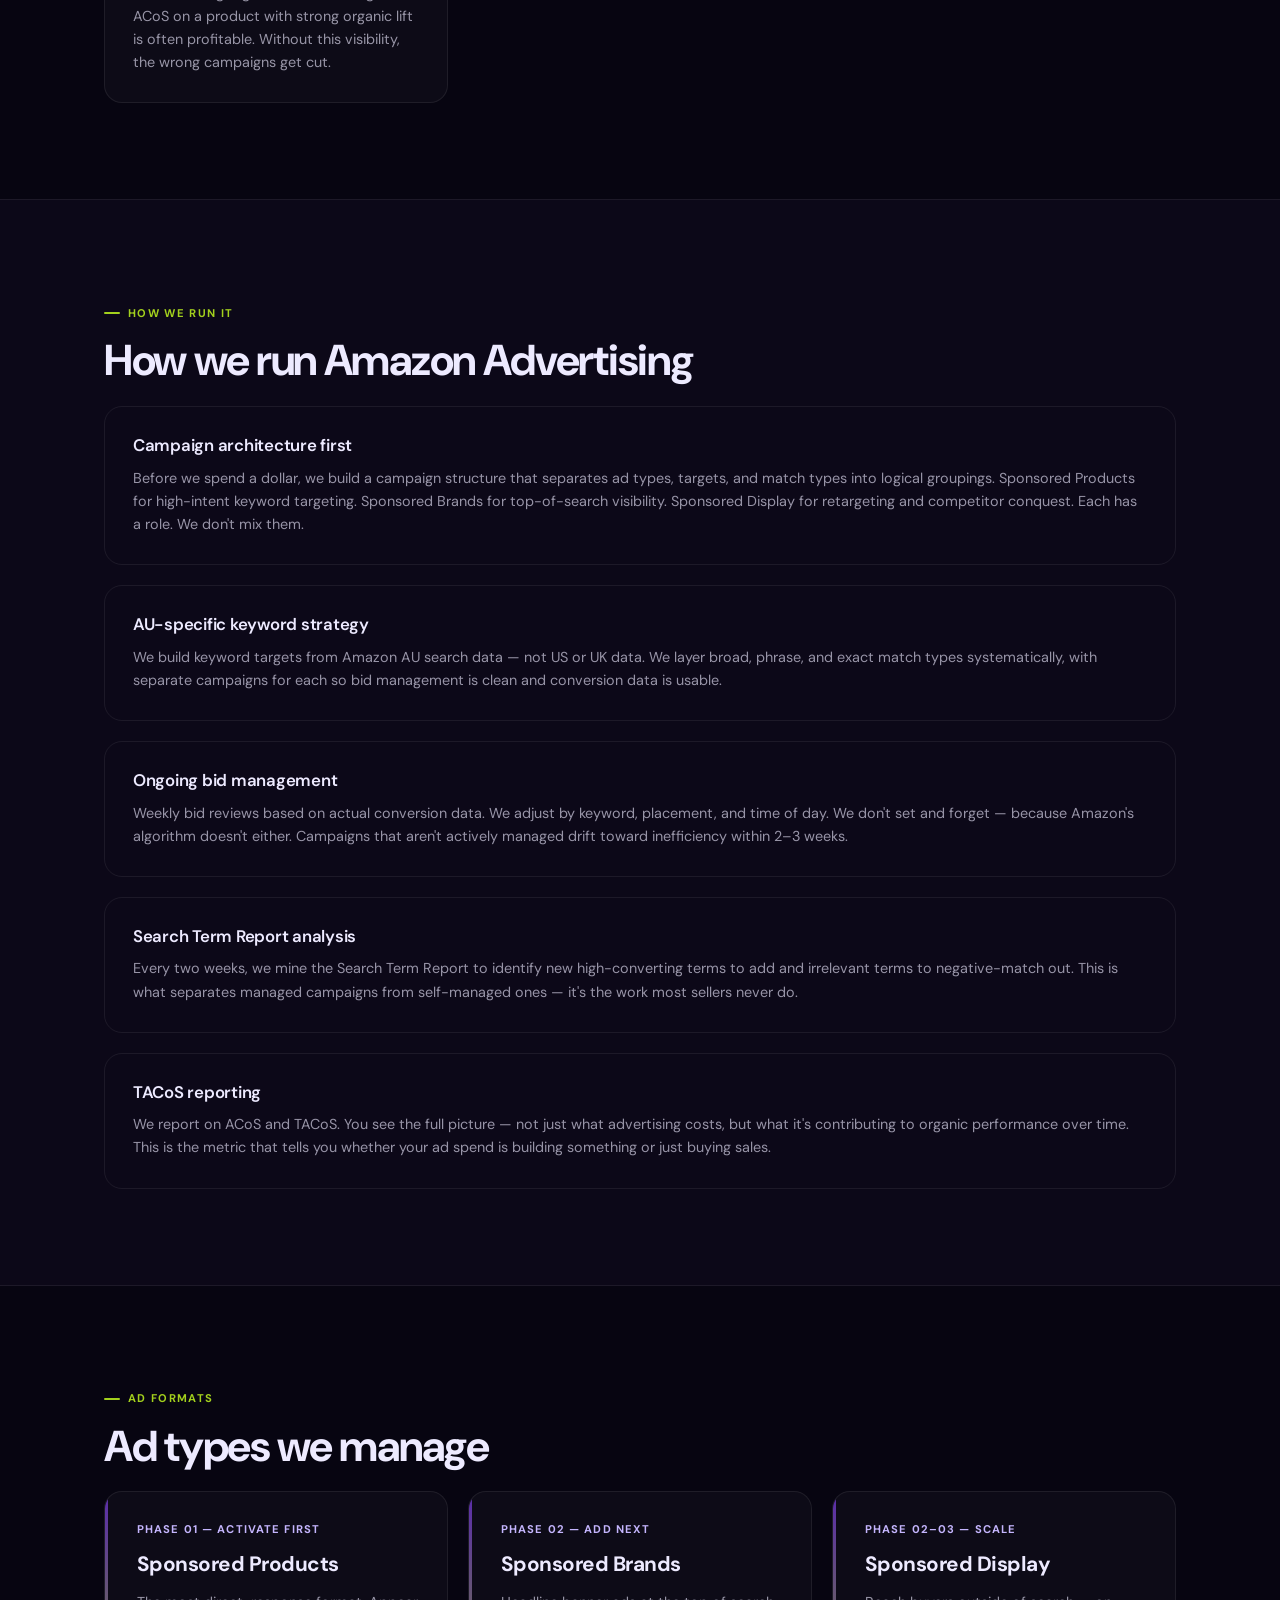
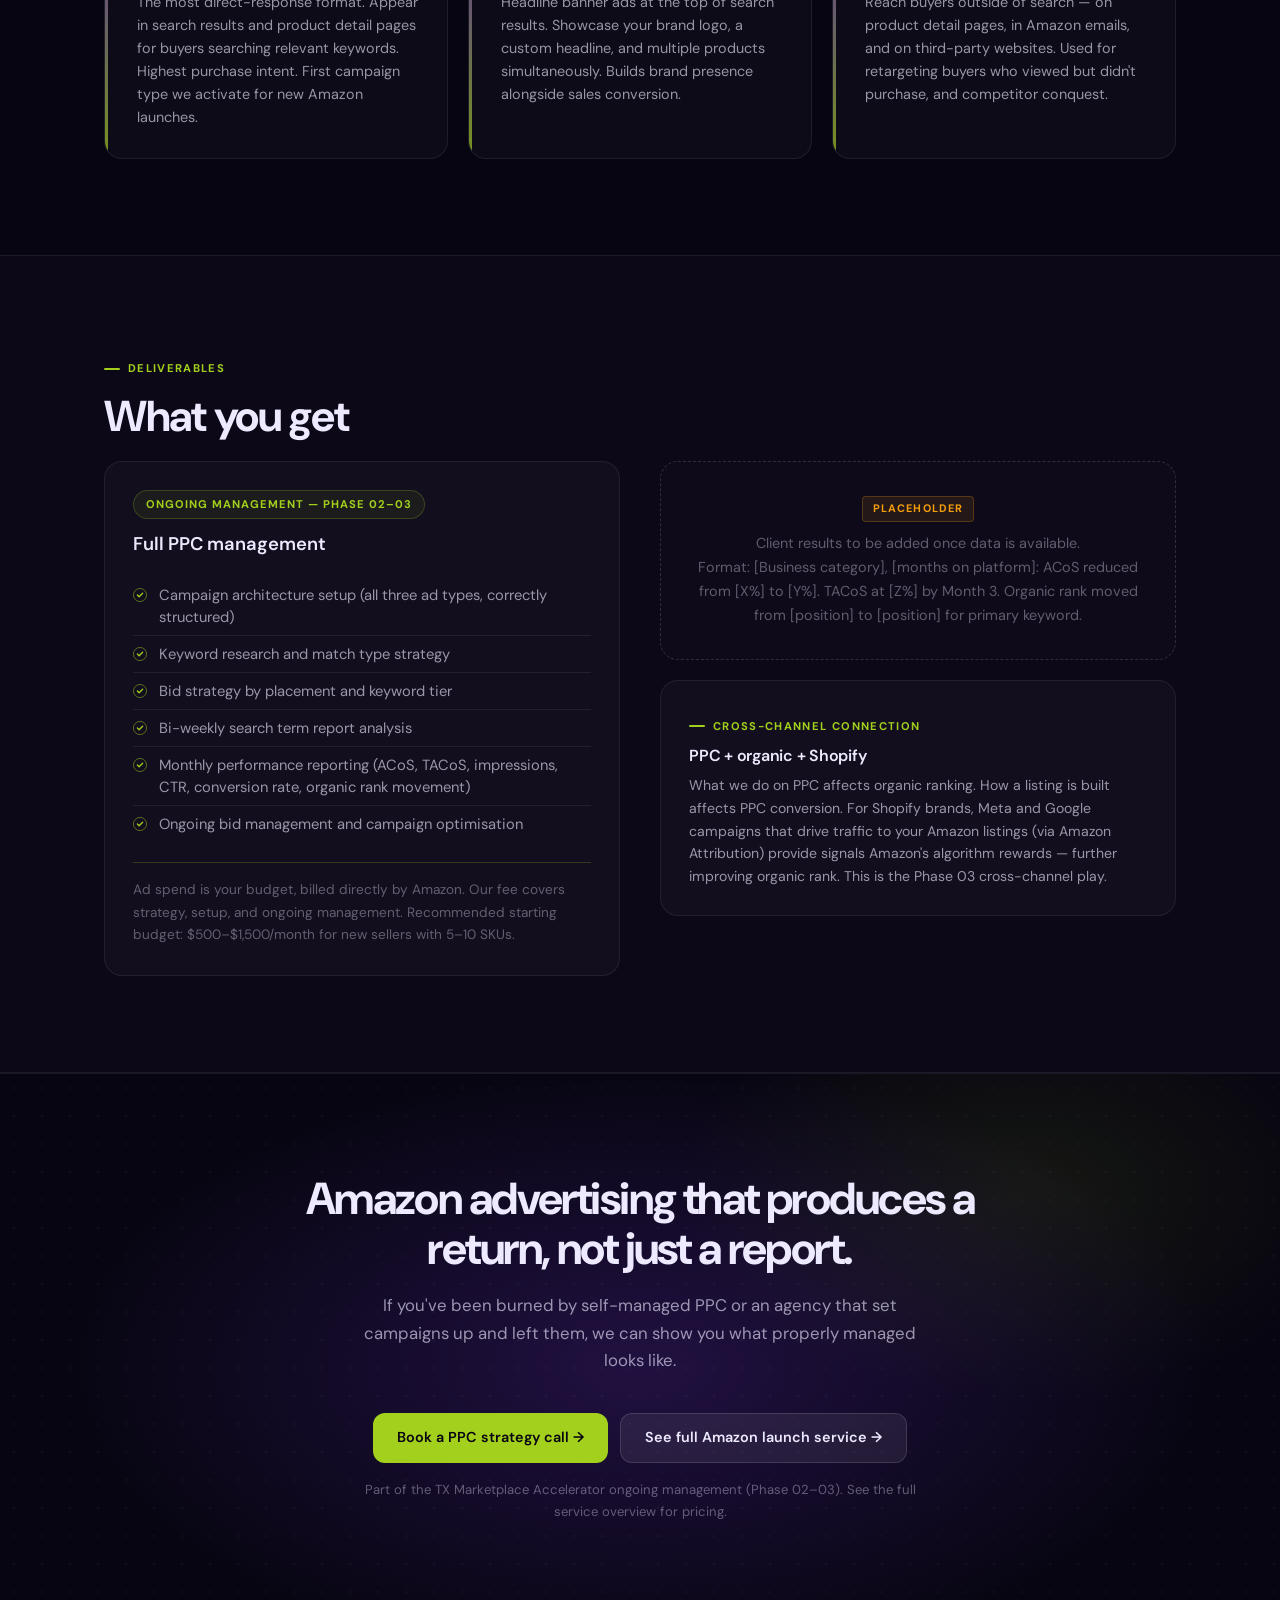
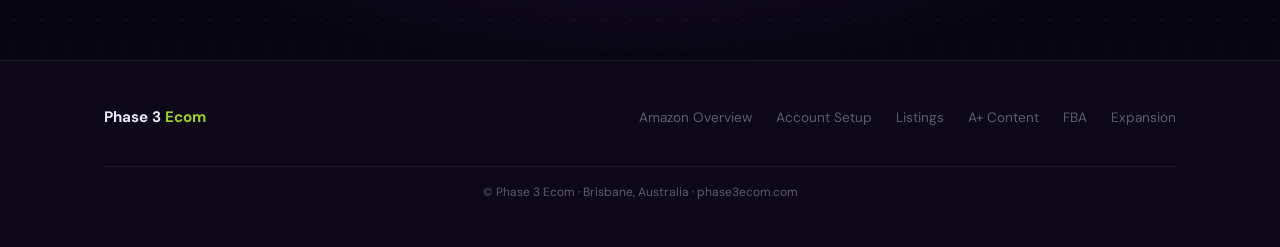
<file: amazon-advertising.html>
<!DOCTYPE html>
<html lang="en-AU">
<head>
  <meta charset="UTF-8">
  <meta name="viewport" content="width=device-width, initial-scale=1.0">
  <title>Amazon Advertising (PPC) — Phase 3 Ecom</title>
  <meta name="description" content="Amazon PPC management for Australian sellers. Campaign architecture, bid management, TACoS reporting — AU-specific strategy that actually converts.">
  <link rel="stylesheet" href="styles.css">
</head>
<body>

<nav class="nav">
  <div class="nav-inner">
    <div class="nav-logo">Phase 3 <span>Ecom</span></div>
    <div class="nav-links">
      <a href="index.html">Amazon Overview</a>
      <a href="account-setup.html">Account Setup</a>
      <a href="listing-optimisation.html">Listings</a>
      <a href="amazon-advertising.html" class="active">Advertising</a>
      <a href="aplus-content.html">A+ Content</a>
      <a href="fba-management.html">FBA</a>
      <a href="marketplace-expansion.html">Expansion</a>
      <a href="https://phase3ecom.com" class="nav-cta">Apply →</a>
    </div>
  </div>
</nav>

<!-- HERO -->
<section class="hero">
  <div class="container">
    <div class="breadcrumb">
      <a href="index.html">Amazon Services</a>
      <span>/</span>
      <span>Amazon Advertising</span>
    </div>
    <div class="hero-label">Phase 02–03 — Grow & Compound</div>
    <h1>
      Google finds browsers.
      <span class="break">Amazon finds buyers.</span>
    </h1>
    <p class="hero-sub">
      People search Amazon because they intend to buy. Not to research, not to browse — to buy. That's why Amazon advertising, when managed correctly, converts at a rate no other platform can match. The problem isn't the platform. It's running it without knowing what you're doing.
    </p>
    <div class="hero-actions">
      <a href="https://phase3ecom.com" class="btn btn-primary">Talk to us about Amazon Advertising →</a>
      <a href="index.html" class="btn btn-secondary">See full TX Accelerator</a>
    </div>
  </div>
</section>

<!-- THE PROBLEM -->
<section class="section">
  <div class="container">
    <div class="section-tag">Why it fails</div>
    <h2 class="section-title">Why Amazon PPC burns money when you run it yourself</h2>
    <p style="margin-bottom: 32px; color: var(--text-secondary);">If you've tried Amazon PPC and stopped, you're not alone. Most Shopify brands that attempt it without expertise hit the same wall: spend goes up, sales don't follow, and the account gets switched off after one bad month.</p>

    <div class="card-grid">
      <div class="card">
        <div class="card-icon">🏗</div>
        <h3>Wrong campaign structure from the start</h3>
        <p>Amazon has three Sponsored ad types — Sponsored Products, Sponsored Brands, Sponsored Display — each with different targeting methods, bidding logic, and objectives. Running them without a campaign architecture means you're competing with yourself.</p>
      </div>
      <div class="card">
        <div class="card-icon">🎯</div>
        <h3>Keyword strategy built on guesses</h3>
        <p>Without AU-specific search volume data and match type strategy, you bid on terms that are too broad, too expensive, or attracting the wrong buyer. US keyword data underperforms in Australia — the market is different.</p>
      </div>
      <div class="card">
        <div class="card-icon">📉</div>
        <h3>Bids aren't managed</h3>
        <p>Amazon PPC rewards active management. A campaign set up and left to run drifts toward poor-performing placements and inflated CPCs within weeks. Most sellers set and forget — and wonder why it stops working.</p>
      </div>
      <div class="card">
        <div class="card-icon">📊</div>
        <h3>TACoS isn't being tracked</h3>
        <p>Most sellers watch ACoS. The better metric is TACoS — total advertising cost of sale, including organic revenue. A high ACoS on a product with strong organic lift is often profitable. Without this visibility, the wrong campaigns get cut.</p>
      </div>
    </div>
  </div>
</section>

<!-- WHAT WE DO -->
<section class="section section-alt">
  <div class="container">
    <div class="section-tag">How we run it</div>
    <h2 class="section-title">How we run Amazon Advertising</h2>

    <div style="display: flex; flex-direction: column; gap: 20px;">
      <div class="card" style="background: var(--bg-primary);">
        <h3>Campaign architecture first</h3>
        <p>Before we spend a dollar, we build a campaign structure that separates ad types, targets, and match types into logical groupings. Sponsored Products for high-intent keyword targeting. Sponsored Brands for top-of-search visibility. Sponsored Display for retargeting and competitor conquest. Each has a role. We don't mix them.</p>
      </div>
      <div class="card" style="background: var(--bg-primary);">
        <h3>AU-specific keyword strategy</h3>
        <p>We build keyword targets from Amazon AU search data — not US or UK data. We layer broad, phrase, and exact match types systematically, with separate campaigns for each so bid management is clean and conversion data is usable.</p>
      </div>
      <div class="card" style="background: var(--bg-primary);">
        <h3>Ongoing bid management</h3>
        <p>Weekly bid reviews based on actual conversion data. We adjust by keyword, placement, and time of day. We don't set and forget — because Amazon's algorithm doesn't either. Campaigns that aren't actively managed drift toward inefficiency within 2–3 weeks.</p>
      </div>
      <div class="card" style="background: var(--bg-primary);">
        <h3>Search Term Report analysis</h3>
        <p>Every two weeks, we mine the Search Term Report to identify new high-converting terms to add and irrelevant terms to negative-match out. This is what separates managed campaigns from self-managed ones — it's the work most sellers never do.</p>
      </div>
      <div class="card" style="background: var(--bg-primary);">
        <h3>TACoS reporting</h3>
        <p>We report on ACoS and TACoS. You see the full picture — not just what advertising costs, but what it's contributing to organic performance over time. This is the metric that tells you whether your ad spend is building something or just buying sales.</p>
      </div>
    </div>
  </div>
</section>

<!-- AD TYPES -->
<section class="section">
  <div class="container">
    <div class="section-tag">Ad formats</div>
    <h2 class="section-title">Ad types we manage</h2>
    <div class="phase-grid">
      <div class="phase-card">
        <div class="phase-tag">Phase 01 — Activate first</div>
        <h3>Sponsored Products</h3>
        <p>The most direct-response format. Appear in search results and product detail pages for buyers searching relevant keywords. Highest purchase intent. First campaign type we activate for new Amazon launches.</p>
      </div>
      <div class="phase-card">
        <div class="phase-tag">Phase 02 — Add next</div>
        <h3>Sponsored Brands</h3>
        <p>Headline banner ads at the top of search results. Showcase your brand logo, a custom headline, and multiple products simultaneously. Builds brand presence alongside sales conversion.</p>
      </div>
      <div class="phase-card">
        <div class="phase-tag">Phase 02–03 — Scale</div>
        <h3>Sponsored Display</h3>
        <p>Reach buyers outside of search — on product detail pages, in Amazon emails, and on third-party websites. Used for retargeting buyers who viewed but didn't purchase, and competitor conquest.</p>
      </div>
    </div>
  </div>
</section>

<!-- DELIVERABLES -->
<section class="section section-alt">
  <div class="container">
    <div class="section-tag">Deliverables</div>
    <h2 class="section-title">What you get</h2>
    <div class="two-col" style="gap: 40px;">
      <div class="guarantee-block">
        <div class="guarantee-badge">Ongoing management — Phase 02–03</div>
        <h3 style="font-size: 1.15rem; margin-bottom: 20px;">Full PPC management</h3>
        <ul class="check-list">
          <li>Campaign architecture setup (all three ad types, correctly structured)</li>
          <li>Keyword research and match type strategy</li>
          <li>Bid strategy by placement and keyword tier</li>
          <li>Bi-weekly search term report analysis</li>
          <li>Monthly performance reporting (ACoS, TACoS, impressions, CTR, conversion rate, organic rank movement)</li>
          <li>Ongoing bid management and campaign optimisation</li>
        </ul>
        <div style="margin-top: 20px; padding-top: 16px; border-top: 1px solid var(--accent-border);">
          <p style="font-size: 0.85rem; color: var(--text-muted);">Ad spend is your budget, billed directly by Amazon. Our fee covers strategy, setup, and ongoing management. Recommended starting budget: $500–$1,500/month for new sellers with 5–10 SKUs.</p>
        </div>
      </div>
      <div>
        <div class="placeholder-block" style="margin-bottom: 20px;">
          <span class="placeholder-label">Placeholder</span>
          <p>Client results to be added once data is available.<br>Format: [Business category], [months on platform]: ACoS reduced from [X%] to [Y%]. TACoS at [Z%] by Month 3. Organic rank moved from [position] to [position] for primary keyword.</p>
        </div>
        <div class="card">
          <div class="section-tag">Cross-channel connection</div>
          <h3 style="font-size: 1rem; margin-bottom: 8px;">PPC + organic + Shopify</h3>
          <p style="font-size: 0.88rem;">What we do on PPC affects organic ranking. How a listing is built affects PPC conversion. For Shopify brands, Meta and Google campaigns that drive traffic to your Amazon listings (via Amazon Attribution) provide signals Amazon's algorithm rewards — further improving organic rank. This is the Phase 03 cross-channel play.</p>
        </div>
      </div>
    </div>
  </div>
</section>

<!-- FINAL CTA -->
<div class="cta-block">
  <h2>Amazon advertising that produces a return, not just a report.</h2>
  <p>If you've been burned by self-managed PPC or an agency that set campaigns up and left them, we can show you what properly managed looks like.</p>
  <div class="btn-group">
    <a href="https://phase3ecom.com" class="btn btn-primary">Book a PPC strategy call →</a>
    <a href="index.html" class="btn btn-secondary">See full Amazon launch service →</a>
  </div>
  <p style="margin-top: 16px; font-size: 0.82rem; color: var(--text-muted);">Part of the TX Marketplace Accelerator ongoing management (Phase 02–03). See the full service overview for pricing.</p>
</div>

<footer class="footer">
  <div class="footer-inner">
    <div class="footer-logo">Phase 3 <span>Ecom</span></div>
    <div class="footer-links">
      <a href="index.html">Amazon Overview</a>
      <a href="account-setup.html">Account Setup</a>
      <a href="listing-optimisation.html">Listings</a>
      <a href="aplus-content.html">A+ Content</a>
      <a href="fba-management.html">FBA</a>
      <a href="marketplace-expansion.html">Expansion</a>
    </div>
    <div class="footer-copy">© Phase 3 Ecom · Brisbane, Australia · <a href="https://phase3ecom.com">phase3ecom.com</a></div>
  </div>
</footer>

</body>
</html>
</file>
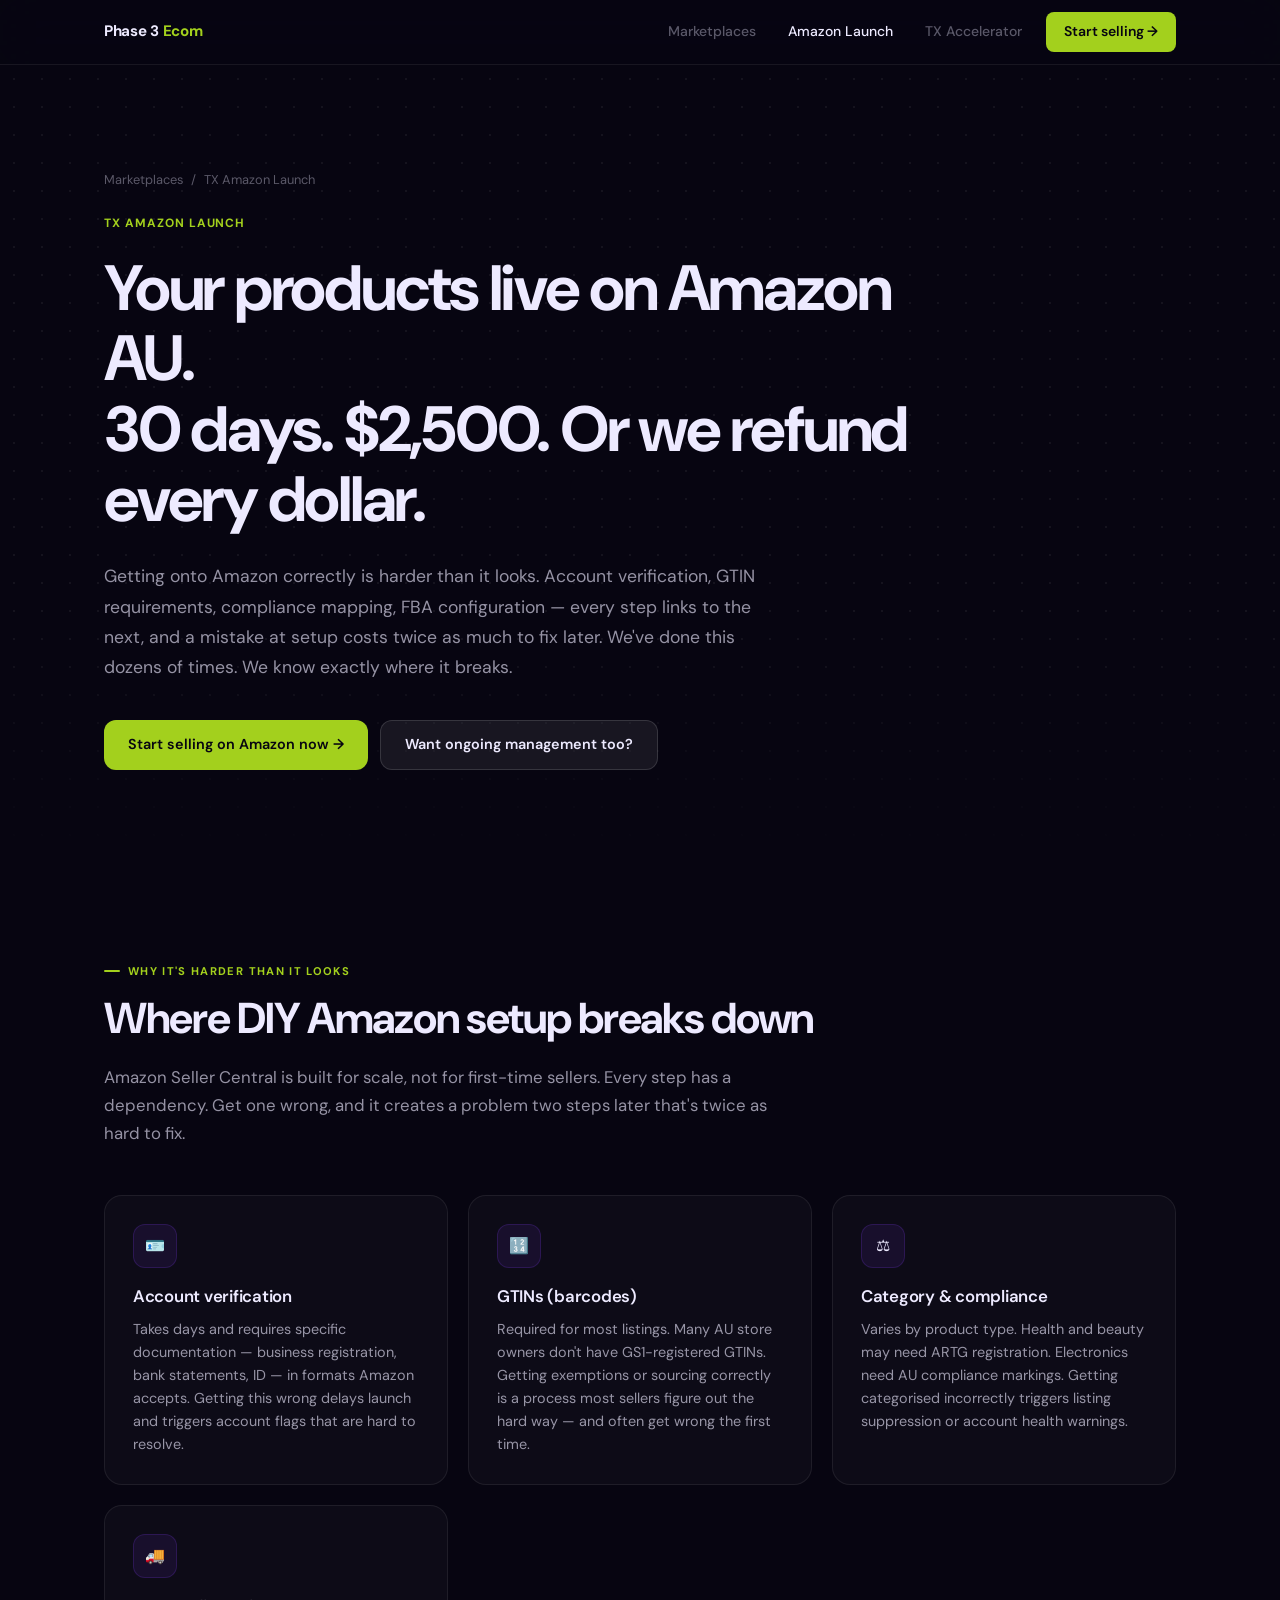
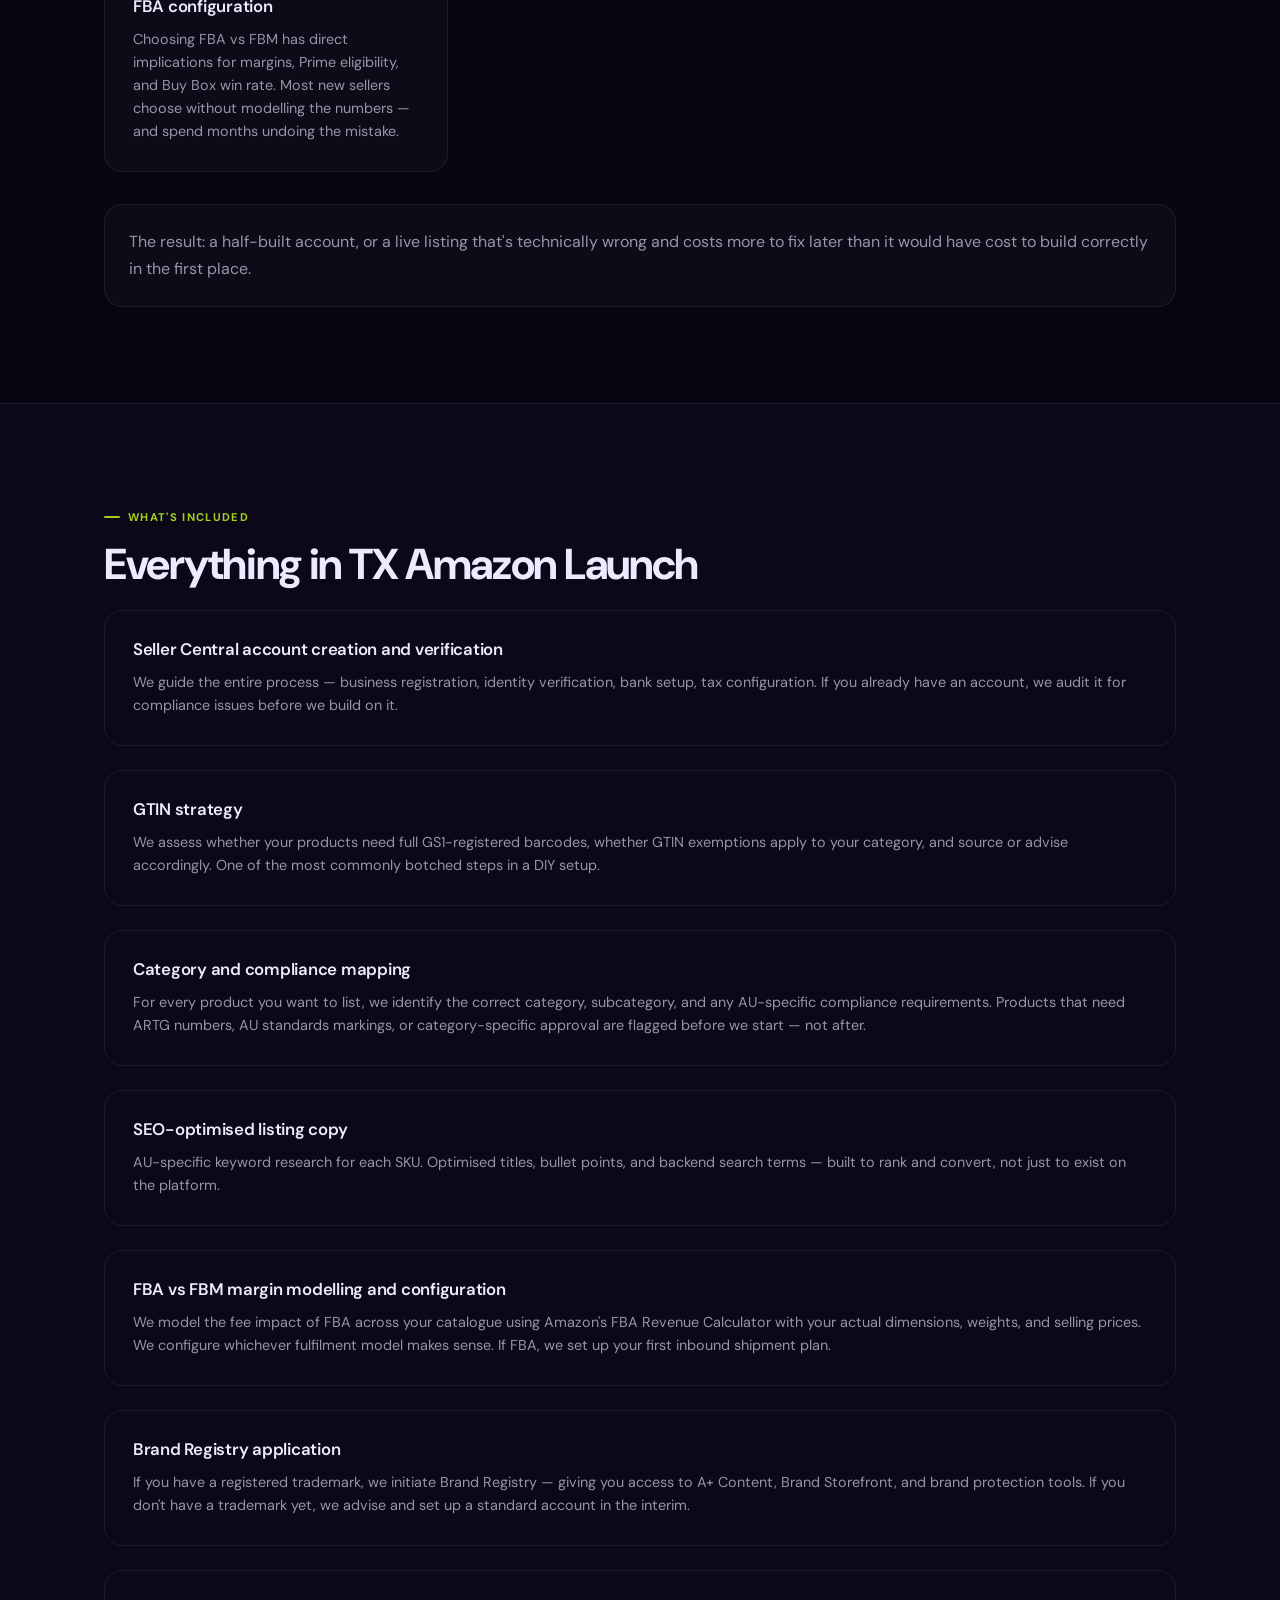
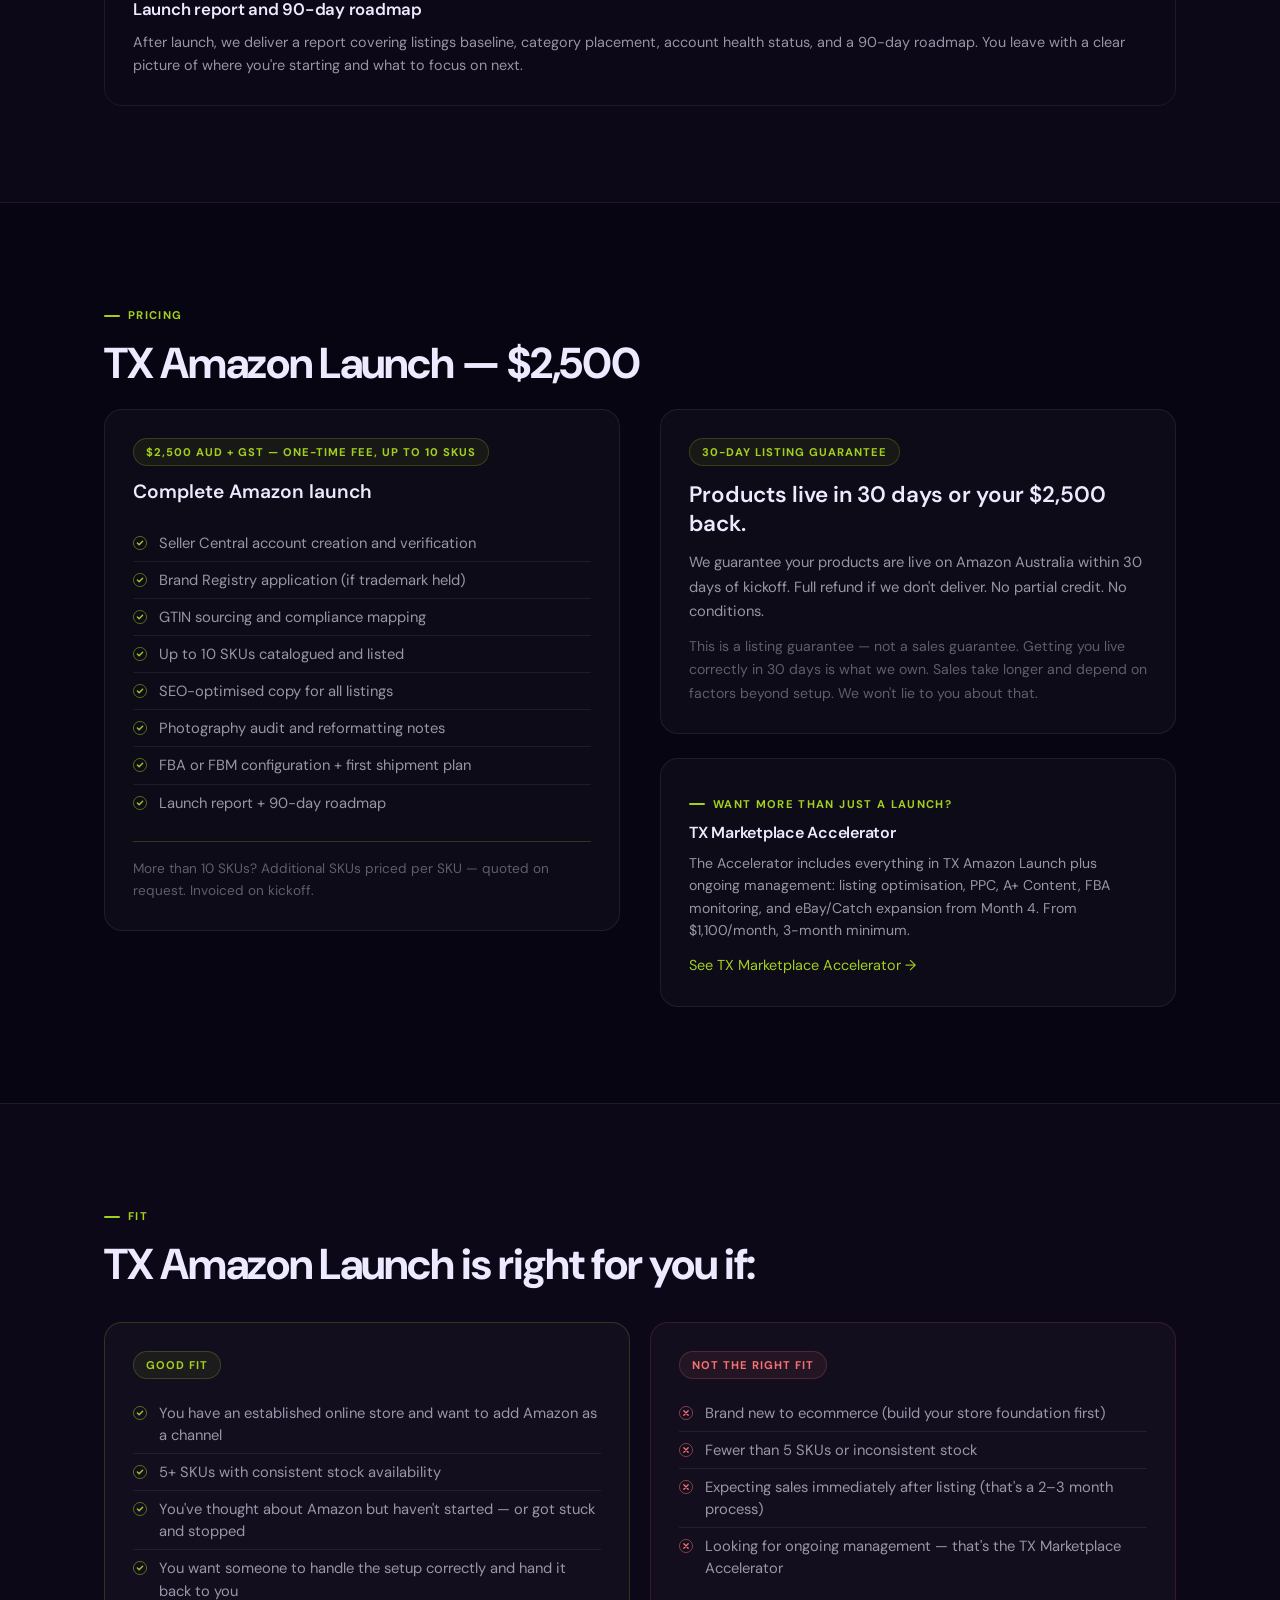
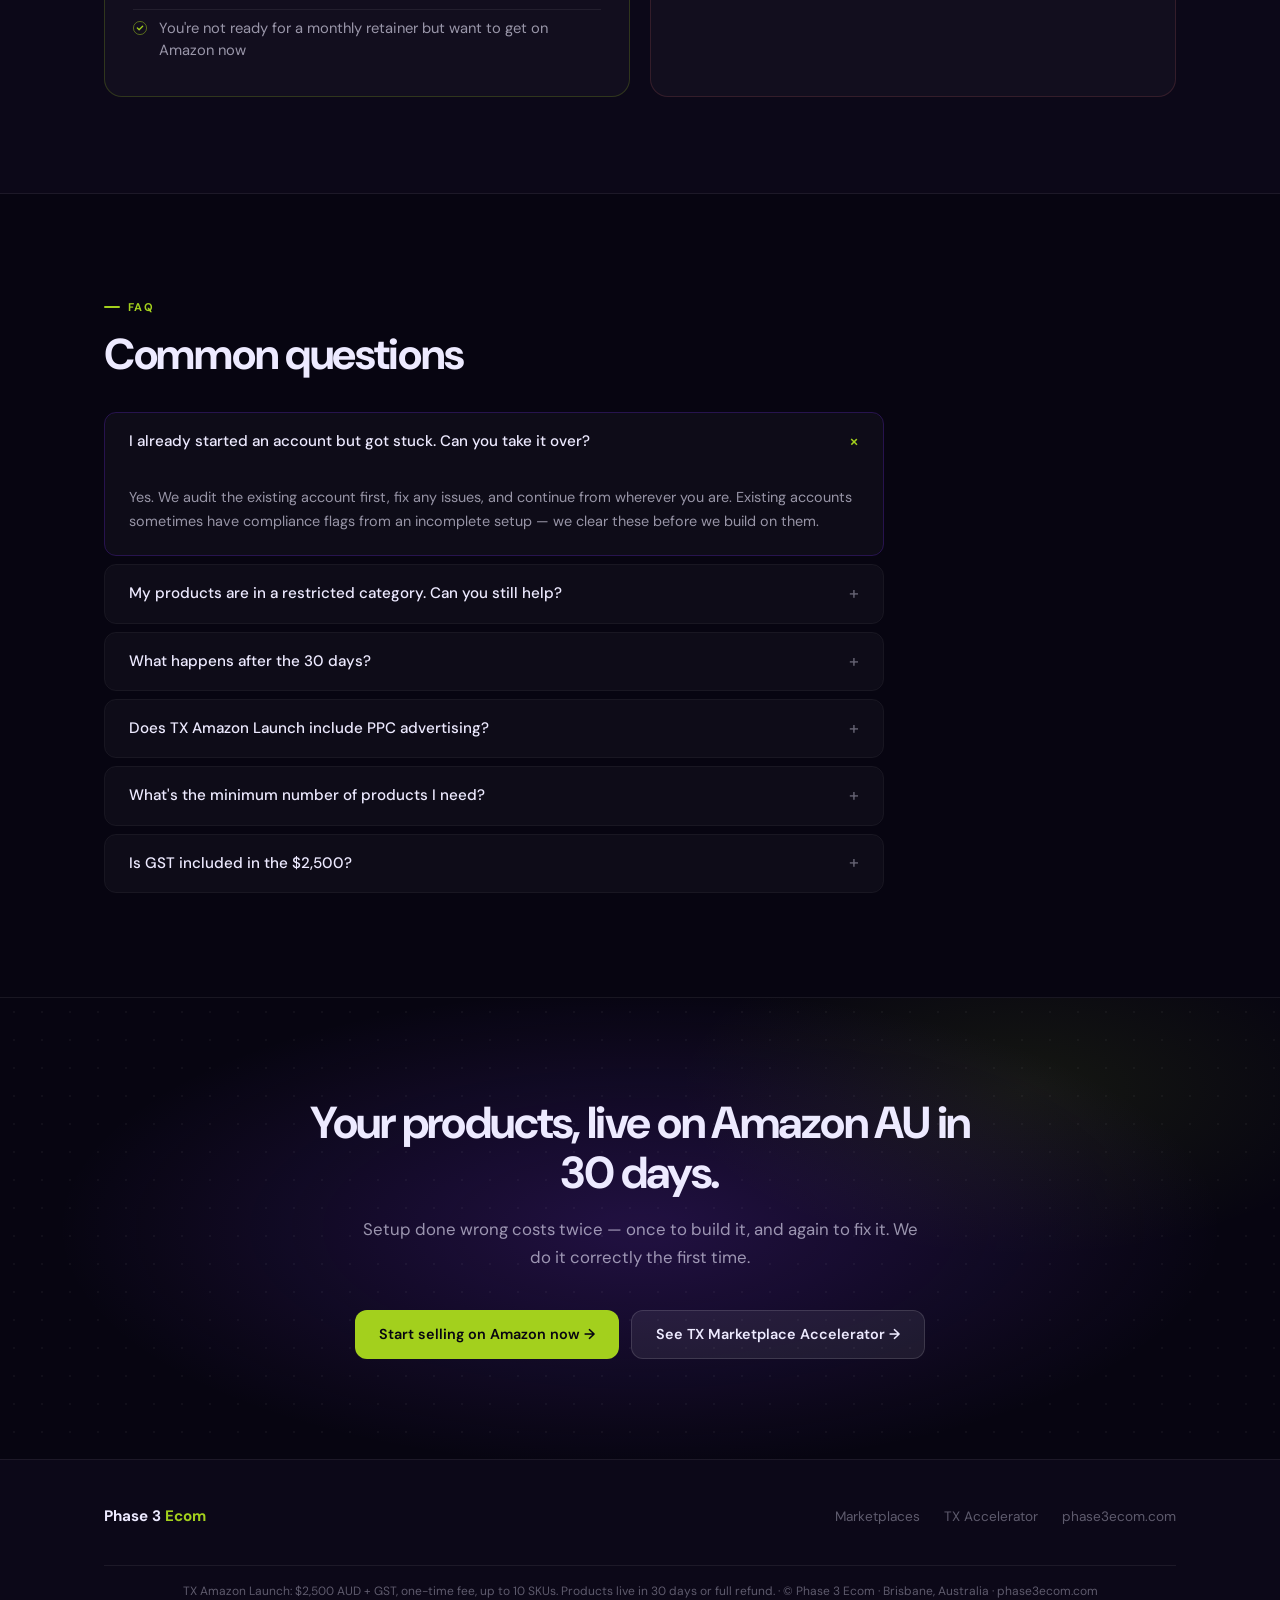
<file: Amazon-Launch_v3.html>
<!DOCTYPE html>
<html lang="en-AU">
<head>
  <meta charset="UTF-8">
  <meta name="viewport" content="width=device-width, initial-scale=1.0">
  <title>TX Amazon Launch — Phase 3 Ecom</title>
  <meta name="description" content="Get your products live on Amazon AU in 30 days. $2,500 one-time fee. Full refund if we don't deliver. Done-for-you Amazon launch for Australian online store owners.">
  <link rel="stylesheet" href="styles.css">
</head>
<body>

<nav class="nav">
  <div class="nav-inner">
    <div class="nav-logo">Phase 3 <span>Ecom</span></div>
    <div class="nav-links">
      <a href="Homepage_v3.html">Marketplaces</a>
      <a href="Amazon-Launch_v3.html" class="active">Amazon Launch</a>
      <a href="TX-Marketplace-Accelerator_v3.html">TX Accelerator</a>
      <a href="https://phase3ecom.com" class="nav-cta">Start selling →</a>
    </div>
  </div>
</nav>

<!-- HERO -->
<section class="hero">
  <div class="container">
    <div class="breadcrumb">
      <a href="Homepage_v3.html">Marketplaces</a>
      <span>/</span>
      <span>TX Amazon Launch</span>
    </div>
    <div class="hero-label">TX Amazon Launch</div>
    <h1>
      Your products live on Amazon AU.
      <span class="break">30 days. $2,500. Or we refund every dollar.</span>
    </h1>
    <p class="hero-sub">
      Getting onto Amazon correctly is harder than it looks. Account verification, GTIN requirements, compliance mapping, FBA configuration — every step links to the next, and a mistake at setup costs twice as much to fix later. We've done this dozens of times. We know exactly where it breaks.
    </p>
    <div class="hero-actions">
      <a href="https://phase3ecom.com" class="btn btn-primary">Start selling on Amazon now →</a>
      <a href="TX-Marketplace-Accelerator_v3.html" class="btn btn-secondary">Want ongoing management too?</a>
    </div>
  </div>
</section>

<!-- THE PROBLEM -->
<section class="section">
  <div class="container">
    <div class="section-tag">Why it's harder than it looks</div>
    <h2 class="section-title">Where DIY Amazon setup breaks down</h2>
    <p class="section-intro">Amazon Seller Central is built for scale, not for first-time sellers. Every step has a dependency. Get one wrong, and it creates a problem two steps later that's twice as hard to fix.</p>

    <div class="card-grid">
      <div class="card">
        <div class="card-icon">🪪</div>
        <h3>Account verification</h3>
        <p>Takes days and requires specific documentation — business registration, bank statements, ID — in formats Amazon accepts. Getting this wrong delays launch and triggers account flags that are hard to resolve.</p>
      </div>
      <div class="card">
        <div class="card-icon">🔢</div>
        <h3>GTINs (barcodes)</h3>
        <p>Required for most listings. Many AU store owners don't have GS1-registered GTINs. Getting exemptions or sourcing correctly is a process most sellers figure out the hard way — and often get wrong the first time.</p>
      </div>
      <div class="card">
        <div class="card-icon">⚖</div>
        <h3>Category & compliance</h3>
        <p>Varies by product type. Health and beauty may need ARTG registration. Electronics need AU compliance markings. Getting categorised incorrectly triggers listing suppression or account health warnings.</p>
      </div>
      <div class="card">
        <div class="card-icon">🚚</div>
        <h3>FBA configuration</h3>
        <p>Choosing FBA vs FBM has direct implications for margins, Prime eligibility, and Buy Box win rate. Most new sellers choose without modelling the numbers — and spend months undoing the mistake.</p>
      </div>
    </div>

    <div style="margin-top: 32px; padding: 24px; background: var(--bg-card); border: 1px solid var(--border); border-radius: var(--radius-lg);">
      <p>The result: a half-built account, or a live listing that's technically wrong and costs more to fix later than it would have cost to build correctly in the first place.</p>
    </div>
  </div>
</section>

<!-- WHAT WE DO -->
<section class="section section-alt">
  <div class="container">
    <div class="section-tag">What's included</div>
    <h2 class="section-title">Everything in TX Amazon Launch</h2>

    <div style="display: flex; flex-direction: column; gap: 24px;">
      <div class="card" style="background: var(--bg-primary);">
        <h3>Seller Central account creation and verification</h3>
        <p>We guide the entire process — business registration, identity verification, bank setup, tax configuration. If you already have an account, we audit it for compliance issues before we build on it.</p>
      </div>
      <div class="card" style="background: var(--bg-primary);">
        <h3>GTIN strategy</h3>
        <p>We assess whether your products need full GS1-registered barcodes, whether GTIN exemptions apply to your category, and source or advise accordingly. One of the most commonly botched steps in a DIY setup.</p>
      </div>
      <div class="card" style="background: var(--bg-primary);">
        <h3>Category and compliance mapping</h3>
        <p>For every product you want to list, we identify the correct category, subcategory, and any AU-specific compliance requirements. Products that need ARTG numbers, AU standards markings, or category-specific approval are flagged before we start — not after.</p>
      </div>
      <div class="card" style="background: var(--bg-primary);">
        <h3>SEO-optimised listing copy</h3>
        <p>AU-specific keyword research for each SKU. Optimised titles, bullet points, and backend search terms — built to rank and convert, not just to exist on the platform.</p>
      </div>
      <div class="card" style="background: var(--bg-primary);">
        <h3>FBA vs FBM margin modelling and configuration</h3>
        <p>We model the fee impact of FBA across your catalogue using Amazon's FBA Revenue Calculator with your actual dimensions, weights, and selling prices. We configure whichever fulfilment model makes sense. If FBA, we set up your first inbound shipment plan.</p>
      </div>
      <div class="card" style="background: var(--bg-primary);">
        <h3>Brand Registry application</h3>
        <p>If you have a registered trademark, we initiate Brand Registry — giving you access to A+ Content, Brand Storefront, and brand protection tools. If you don't have a trademark yet, we advise and set up a standard account in the interim.</p>
      </div>
      <div class="card" style="background: var(--bg-primary);">
        <h3>Launch report and 90-day roadmap</h3>
        <p>After launch, we deliver a report covering listings baseline, category placement, account health status, and a 90-day roadmap. You leave with a clear picture of where you're starting and what to focus on next.</p>
      </div>
    </div>
  </div>
</section>

<!-- DELIVERABLES / PRICING -->
<section class="section">
  <div class="container">
    <div class="section-tag">Pricing</div>
    <h2 class="section-title">TX Amazon Launch — $2,500</h2>
    <div class="two-col" style="gap: 40px;">
      <div>
        <div class="guarantee-block">
          <div class="guarantee-badge">$2,500 AUD + GST — one-time fee, up to 10 SKUs</div>
          <h3 style="font-size: 1.2rem; margin-bottom: 20px;">Complete Amazon launch</h3>
          <ul class="check-list">
            <li>Seller Central account creation and verification</li>
            <li>Brand Registry application (if trademark held)</li>
            <li>GTIN sourcing and compliance mapping</li>
            <li>Up to 10 SKUs catalogued and listed</li>
            <li>SEO-optimised copy for all listings</li>
            <li>Photography audit and reformatting notes</li>
            <li>FBA or FBM configuration + first shipment plan</li>
            <li>Launch report + 90-day roadmap</li>
          </ul>
          <div style="margin-top: 20px; padding-top: 16px; border-top: 1px solid var(--accent-border);">
            <p style="font-size: 0.85rem; color: var(--text-muted);">More than 10 SKUs? Additional SKUs priced per SKU — quoted on request. Invoiced on kickoff.</p>
          </div>
        </div>
      </div>
      <div>
        <div class="guarantee-block" style="margin-bottom: 24px;">
          <div class="guarantee-badge">30-day listing guarantee</div>
          <h3 style="font-size: 1.4rem; margin-bottom: 12px;">Products live in 30 days or your $2,500 back.</h3>
          <p>We guarantee your products are live on Amazon Australia within 30 days of kickoff. Full refund if we don't deliver. No partial credit. No conditions.</p>
          <p style="margin-top: 12px; font-size: 0.88rem; color: var(--text-muted);">This is a listing guarantee — not a sales guarantee. Getting you live correctly in 30 days is what we own. Sales take longer and depend on factors beyond setup. We won't lie to you about that.</p>
        </div>
        <div class="card">
          <div class="section-tag">Want more than just a launch?</div>
          <h3 style="font-size: 1rem; margin-bottom: 8px;">TX Marketplace Accelerator</h3>
          <p style="font-size: 0.88rem;">The Accelerator includes everything in TX Amazon Launch plus ongoing management: listing optimisation, PPC, A+ Content, FBA monitoring, and eBay/Catch expansion from Month 4. From $1,100/month, 3-month minimum.</p>
          <a href="TX-Marketplace-Accelerator_v3.html" style="display: block; margin-top: 12px; font-size: 0.9rem; color: var(--accent);">See TX Marketplace Accelerator →</a>
        </div>
      </div>
    </div>
  </div>
</section>

<!-- WHO IT'S FOR -->
<section class="section section-alt">
  <div class="container">
    <div class="section-tag">Fit</div>
    <h2 class="section-title" style="margin-bottom: 32px;">TX Amazon Launch is right for you if:</h2>
    <div class="fit-grid">
      <div class="fit-card good">
        <div class="fit-label good">Good fit</div>
        <ul class="check-list">
          <li>You have an established online store and want to add Amazon as a channel</li>
          <li>5+ SKUs with consistent stock availability</li>
          <li>You've thought about Amazon but haven't started — or got stuck and stopped</li>
          <li>You want someone to handle the setup correctly and hand it back to you</li>
          <li>You're not ready for a monthly retainer but want to get on Amazon now</li>
        </ul>
      </div>
      <div class="fit-card bad">
        <div class="fit-label bad">Not the right fit</div>
        <ul class="check-list x-list">
          <li>Brand new to ecommerce (build your store foundation first)</li>
          <li>Fewer than 5 SKUs or inconsistent stock</li>
          <li>Expecting sales immediately after listing (that's a 2–3 month process)</li>
          <li>Looking for ongoing management — that's the TX Marketplace Accelerator</li>
        </ul>
      </div>
    </div>
  </div>
</section>

<!-- FAQ -->
<section class="section">
  <div class="container">
    <div class="section-tag">FAQ</div>
    <h2 class="section-title" style="margin-bottom: 32px;">Common questions</h2>
    <div class="faq-list">
      <div class="faq-item open">
        <div class="faq-q">I already started an account but got stuck. Can you take it over? <span class="faq-icon">+</span></div>
        <div class="faq-a">Yes. We audit the existing account first, fix any issues, and continue from wherever you are. Existing accounts sometimes have compliance flags from an incomplete setup — we clear these before we build on them.</div>
      </div>
      <div class="faq-item">
        <div class="faq-q">My products are in a restricted category. Can you still help? <span class="faq-icon">+</span></div>
        <div class="faq-a">Restricted categories require category-specific approval from Amazon. We manage the approval application as part of setup. If approval isn't achievable for your products, we'll tell you before you pay. We won't take your fee if your product category isn't viable.</div>
      </div>
      <div class="faq-item">
        <div class="faq-q">What happens after the 30 days? <span class="faq-icon">+</span></div>
        <div class="faq-a">Your products are live and correctly set up. The launch report gives you a 90-day roadmap of what to focus on next. You manage it from there — or step up to the TX Marketplace Accelerator for ongoing management including PPC, listing optimisation, and review strategy.</div>
      </div>
      <div class="faq-item">
        <div class="faq-q">Does TX Amazon Launch include PPC advertising? <span class="faq-icon">+</span></div>
        <div class="faq-a">No. TX Amazon Launch is setup and listing only. Amazon PPC is included in the TX Marketplace Accelerator from Month 2. PPC requires 30–60 days of sales data before campaigns can be meaningfully optimised — we start it when it will actually perform.</div>
      </div>
      <div class="faq-item">
        <div class="faq-q">What's the minimum number of products I need? <span class="faq-icon">+</span></div>
        <div class="faq-a">We recommend at least 5 SKUs. Fewer than that limits your ability to run Sponsored Brands ads and makes it harder to build catalogue depth. If you have fewer than 5 SKUs, talk to us — there are ways to structure the launch that still work.</div>
      </div>
      <div class="faq-item">
        <div class="faq-q">Is GST included in the $2,500? <span class="faq-icon">+</span></div>
        <div class="faq-a">GST is additional. $2,500 + GST ($250) = $2,750 total. Invoiced on kickoff.</div>
      </div>
    </div>
  </div>
</section>

<!-- FINAL CTA -->
<div class="cta-block">
  <h2>Your products, live on Amazon AU in 30 days.</h2>
  <p>Setup done wrong costs twice — once to build it, and again to fix it. We do it correctly the first time.</p>
  <div class="btn-group">
    <a href="https://phase3ecom.com" class="btn btn-primary">Start selling on Amazon now →</a>
    <a href="TX-Marketplace-Accelerator_v3.html" class="btn btn-secondary">See TX Marketplace Accelerator →</a>
  </div>
</div>

<footer class="footer">
  <div class="footer-inner">
    <div class="footer-logo">Phase 3 <span>Ecom</span></div>
    <div class="footer-links">
      <a href="Homepage_v3.html">Marketplaces</a>
      <a href="TX-Marketplace-Accelerator_v3.html">TX Accelerator</a>
      <a href="https://phase3ecom.com">phase3ecom.com</a>
    </div>
    <div class="footer-copy">
      TX Amazon Launch: $2,500 AUD + GST, one-time fee, up to 10 SKUs. Products live in 30 days or full refund. · © Phase 3 Ecom · Brisbane, Australia · <a href="https://phase3ecom.com">phase3ecom.com</a>
    </div>
  </div>
</footer>

<script>
  document.querySelectorAll('.faq-q').forEach(q => {
    q.addEventListener('click', () => q.closest('.faq-item').classList.toggle('open'));
  });
</script>

</body>
</html>
</file>
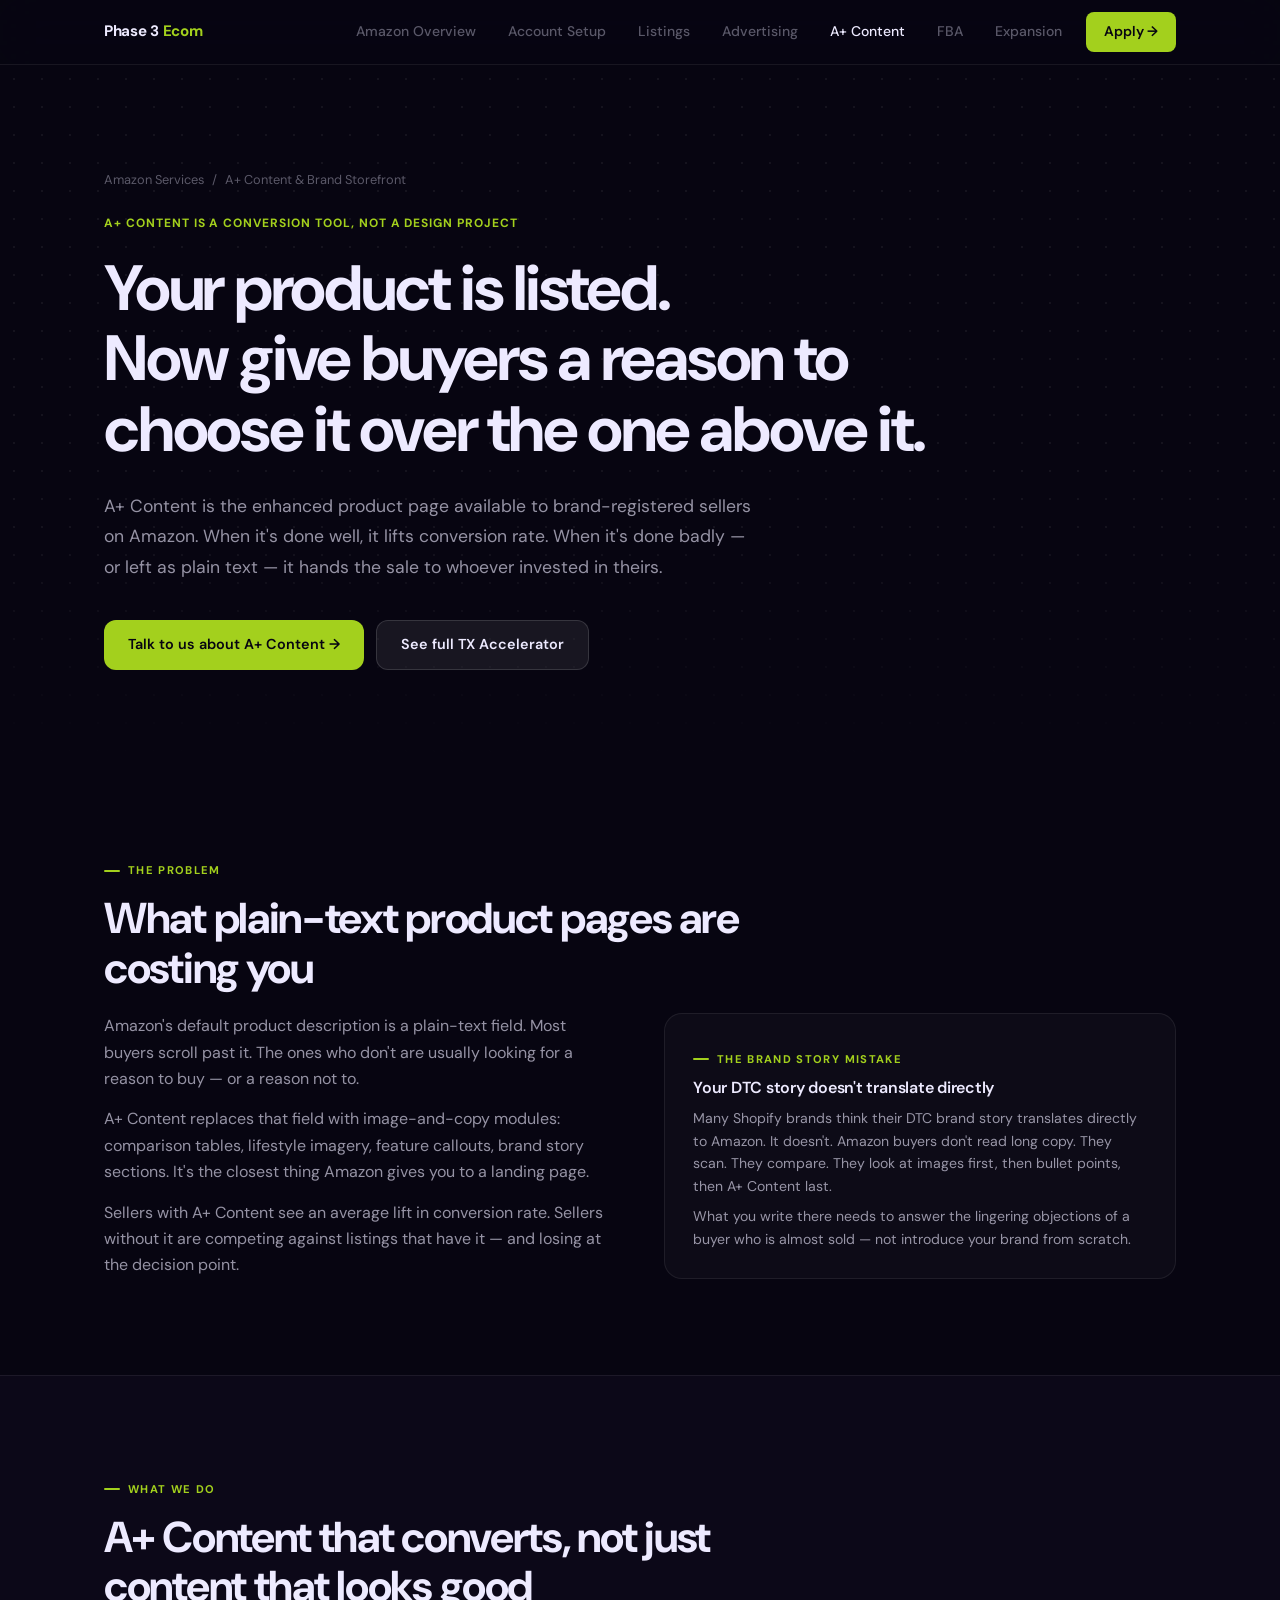
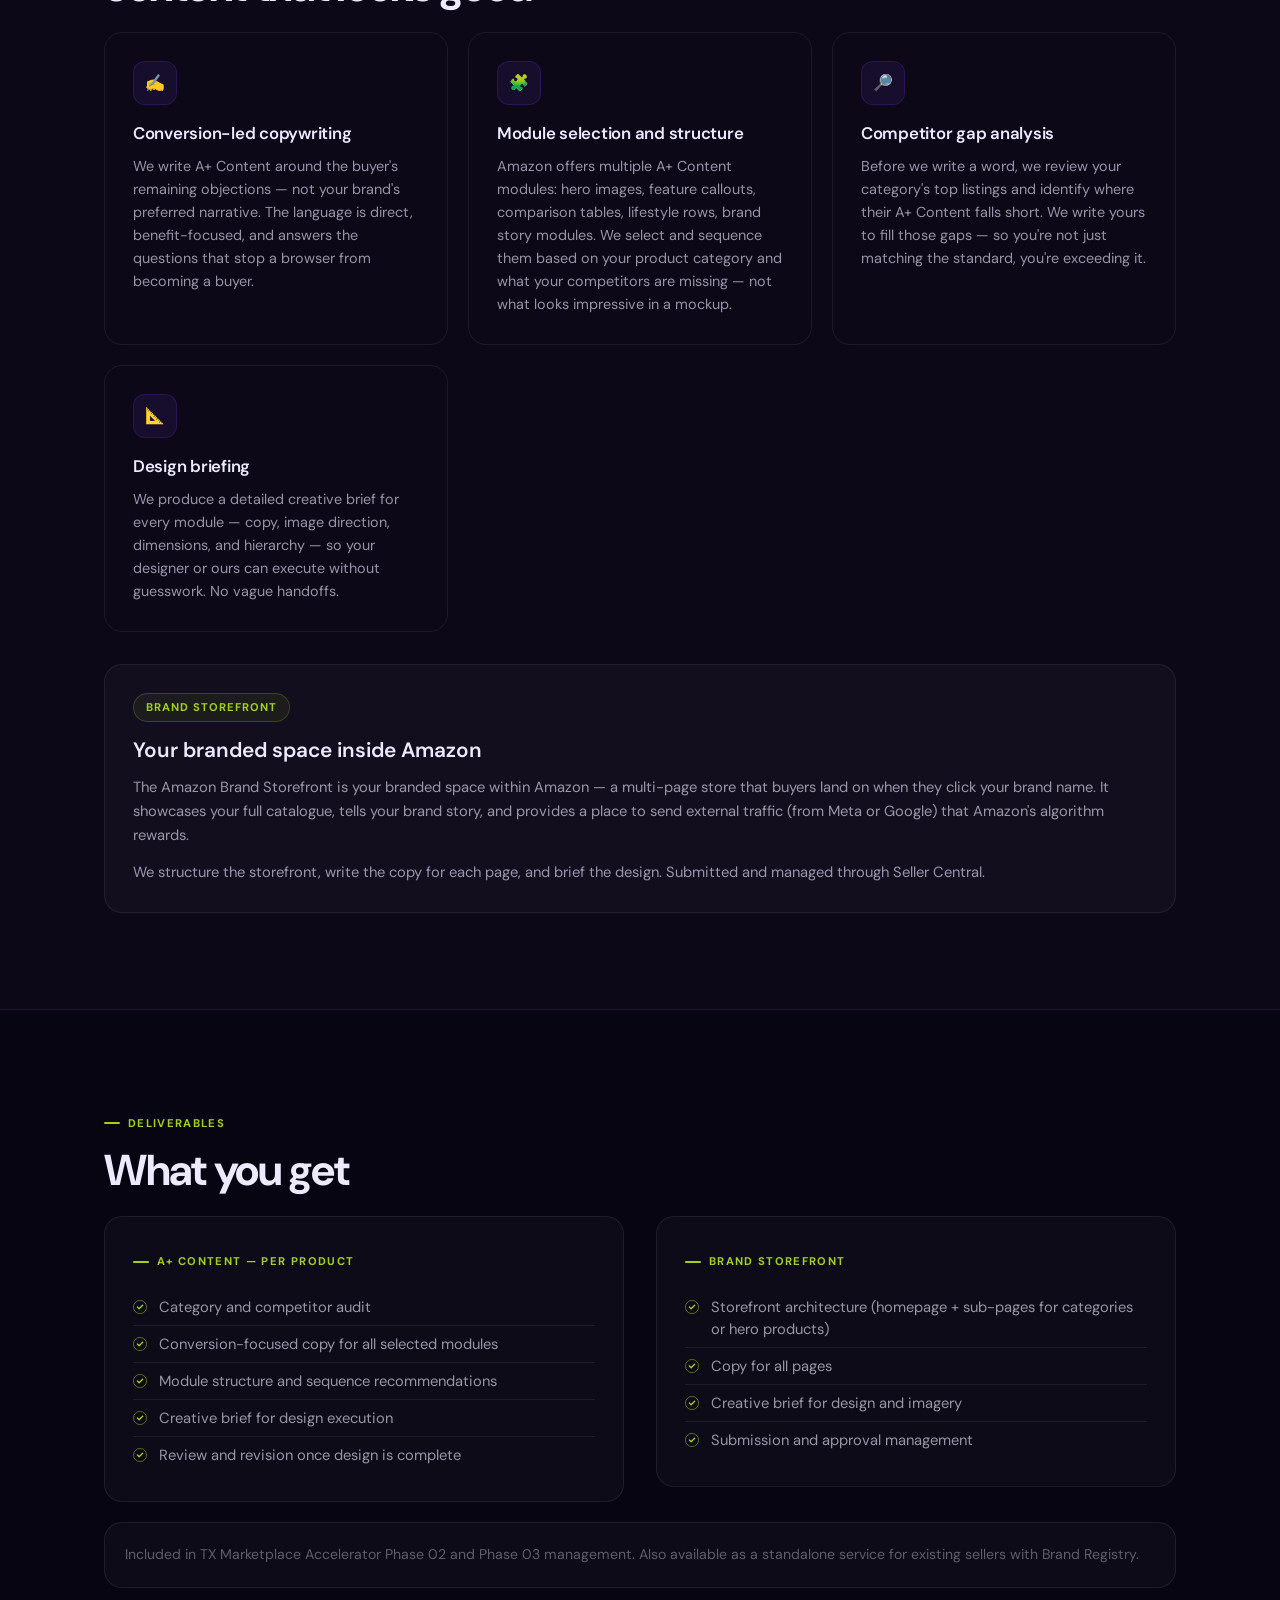
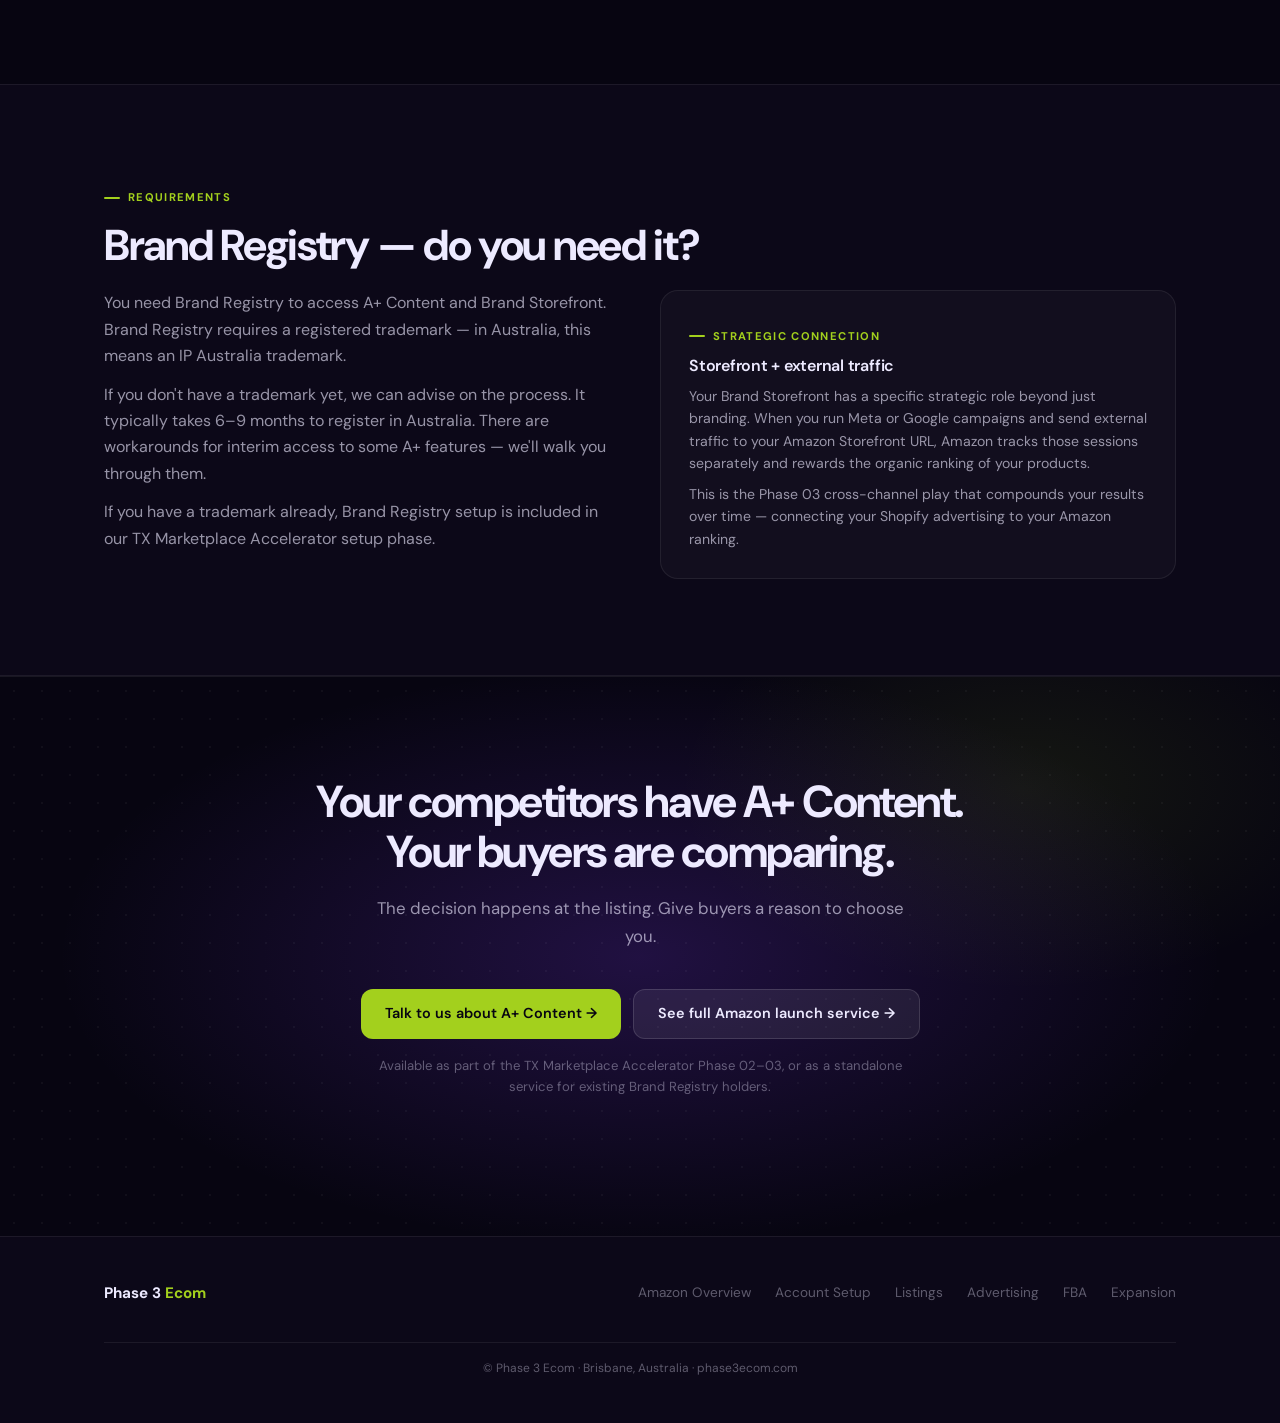
<file: aplus-content.html>
<!DOCTYPE html>
<html lang="en-AU">
<head>
  <meta charset="UTF-8">
  <meta name="viewport" content="width=device-width, initial-scale=1.0">
  <title>A+ Content & Brand Storefront — Phase 3 Ecom</title>
  <meta name="description" content="Amazon A+ Content and Brand Storefront for Australian sellers. Conversion-focused copy, module structure, and design briefs that close sales.">
  <link rel="stylesheet" href="styles.css">
</head>
<body>

<nav class="nav">
  <div class="nav-inner">
    <div class="nav-logo">Phase 3 <span>Ecom</span></div>
    <div class="nav-links">
      <a href="index.html">Amazon Overview</a>
      <a href="account-setup.html">Account Setup</a>
      <a href="listing-optimisation.html">Listings</a>
      <a href="amazon-advertising.html">Advertising</a>
      <a href="aplus-content.html" class="active">A+ Content</a>
      <a href="fba-management.html">FBA</a>
      <a href="marketplace-expansion.html">Expansion</a>
      <a href="https://phase3ecom.com" class="nav-cta">Apply →</a>
    </div>
  </div>
</nav>

<!-- HERO -->
<section class="hero">
  <div class="container">
    <div class="breadcrumb">
      <a href="index.html">Amazon Services</a>
      <span>/</span>
      <span>A+ Content & Brand Storefront</span>
    </div>
    <div class="hero-label">A+ Content is a conversion tool, not a design project</div>
    <h1>
      Your product is listed.
      <span class="break">Now give buyers a reason to choose it over the one above it.</span>
    </h1>
    <p class="hero-sub">
      A+ Content is the enhanced product page available to brand-registered sellers on Amazon. When it's done well, it lifts conversion rate. When it's done badly — or left as plain text — it hands the sale to whoever invested in theirs.
    </p>
    <div class="hero-actions">
      <a href="https://phase3ecom.com" class="btn btn-primary">Talk to us about A+ Content →</a>
      <a href="index.html" class="btn btn-secondary">See full TX Accelerator</a>
    </div>
  </div>
</section>

<!-- THE PROBLEM -->
<section class="section">
  <div class="container">
    <div class="section-tag">The problem</div>
    <h2 class="section-title">What plain-text product pages are costing you</h2>
    <div class="two-col">
      <div>
        <p>Amazon's default product description is a plain-text field. Most buyers scroll past it. The ones who don't are usually looking for a reason to buy — or a reason not to.</p>
        <p>A+ Content replaces that field with image-and-copy modules: comparison tables, lifestyle imagery, feature callouts, brand story sections. It's the closest thing Amazon gives you to a landing page.</p>
        <p>Sellers with A+ Content see an average lift in conversion rate. Sellers without it are competing against listings that have it — and losing at the decision point.</p>
      </div>
      <div>
        <div class="card">
          <div class="section-tag">The brand story mistake</div>
          <h3 style="font-size: 1rem; margin-bottom: 8px;">Your DTC story doesn't translate directly</h3>
          <p style="font-size: 0.88rem;">Many Shopify brands think their DTC brand story translates directly to Amazon. It doesn't. Amazon buyers don't read long copy. They scan. They compare. They look at images first, then bullet points, then A+ Content last.</p>
          <p style="font-size: 0.88rem; margin-top: 8px;">What you write there needs to answer the lingering objections of a buyer who is almost sold — not introduce your brand from scratch.</p>
        </div>
      </div>
    </div>
  </div>
</section>

<!-- WHAT WE DO -->
<section class="section section-alt">
  <div class="container">
    <div class="section-tag">What we do</div>
    <h2 class="section-title">A+ Content that converts, not just content that looks good</h2>

    <div class="card-grid">
      <div class="card" style="background: var(--bg-primary);">
        <div class="card-icon">✍</div>
        <h3>Conversion-led copywriting</h3>
        <p>We write A+ Content around the buyer's remaining objections — not your brand's preferred narrative. The language is direct, benefit-focused, and answers the questions that stop a browser from becoming a buyer.</p>
      </div>
      <div class="card" style="background: var(--bg-primary);">
        <div class="card-icon">🧩</div>
        <h3>Module selection and structure</h3>
        <p>Amazon offers multiple A+ Content modules: hero images, feature callouts, comparison tables, lifestyle rows, brand story modules. We select and sequence them based on your product category and what your competitors are missing — not what looks impressive in a mockup.</p>
      </div>
      <div class="card" style="background: var(--bg-primary);">
        <div class="card-icon">🔎</div>
        <h3>Competitor gap analysis</h3>
        <p>Before we write a word, we review your category's top listings and identify where their A+ Content falls short. We write yours to fill those gaps — so you're not just matching the standard, you're exceeding it.</p>
      </div>
      <div class="card" style="background: var(--bg-primary);">
        <div class="card-icon">📐</div>
        <h3>Design briefing</h3>
        <p>We produce a detailed creative brief for every module — copy, image direction, dimensions, and hierarchy — so your designer or ours can execute without guesswork. No vague handoffs.</p>
      </div>
    </div>

    <div style="margin-top: 32px;">
      <div class="guarantee-block">
        <div class="guarantee-badge">Brand Storefront</div>
        <h3 style="font-size: 1.3rem; margin-bottom: 12px;">Your branded space inside Amazon</h3>
        <p>The Amazon Brand Storefront is your branded space within Amazon — a multi-page store that buyers land on when they click your brand name. It showcases your full catalogue, tells your brand story, and provides a place to send external traffic (from Meta or Google) that Amazon's algorithm rewards.</p>
        <p style="margin-top: 12px;">We structure the storefront, write the copy for each page, and brief the design. Submitted and managed through Seller Central.</p>
      </div>
    </div>
  </div>
</section>

<!-- DELIVERABLES -->
<section class="section">
  <div class="container">
    <div class="section-tag">Deliverables</div>
    <h2 class="section-title">What you get</h2>
    <div class="two-col" style="gap: 32px;">
      <div class="card">
        <div class="section-tag">A+ Content — per product</div>
        <ul class="check-list" style="margin-top: 8px;">
          <li>Category and competitor audit</li>
          <li>Conversion-focused copy for all selected modules</li>
          <li>Module structure and sequence recommendations</li>
          <li>Creative brief for design execution</li>
          <li>Review and revision once design is complete</li>
        </ul>
      </div>
      <div class="card">
        <div class="section-tag">Brand Storefront</div>
        <ul class="check-list" style="margin-top: 8px;">
          <li>Storefront architecture (homepage + sub-pages for categories or hero products)</li>
          <li>Copy for all pages</li>
          <li>Creative brief for design and imagery</li>
          <li>Submission and approval management</li>
        </ul>
      </div>
    </div>
    <div style="margin-top: 20px; padding: 20px; background: var(--bg-card); border: 1px solid var(--border); border-radius: var(--radius-lg);">
      <p style="font-size: 0.88rem; color: var(--text-muted);">Included in TX Marketplace Accelerator Phase 02 and Phase 03 management. Also available as a standalone service for existing sellers with Brand Registry.</p>
    </div>
  </div>
</section>

<!-- BRAND REGISTRY -->
<section class="section section-alt">
  <div class="container">
    <div class="section-tag">Requirements</div>
    <h2 class="section-title">Brand Registry — do you need it?</h2>
    <div class="two-col" style="gap: 40px;">
      <div>
        <p>You need Brand Registry to access A+ Content and Brand Storefront. Brand Registry requires a registered trademark — in Australia, this means an IP Australia trademark.</p>
        <p style="margin-top: 12px;">If you don't have a trademark yet, we can advise on the process. It typically takes 6–9 months to register in Australia. There are workarounds for interim access to some A+ features — we'll walk you through them.</p>
        <p style="margin-top: 12px;">If you have a trademark already, Brand Registry setup is included in our TX Marketplace Accelerator setup phase.</p>
      </div>
      <div class="card">
        <div class="section-tag">Strategic connection</div>
        <h3 style="font-size: 1rem; margin-bottom: 8px;">Storefront + external traffic</h3>
        <p style="font-size: 0.88rem;">Your Brand Storefront has a specific strategic role beyond just branding. When you run Meta or Google campaigns and send external traffic to your Amazon Storefront URL, Amazon tracks those sessions separately and rewards the organic ranking of your products.</p>
        <p style="font-size: 0.88rem; margin-top: 8px;">This is the Phase 03 cross-channel play that compounds your results over time — connecting your Shopify advertising to your Amazon ranking.</p>
      </div>
    </div>
  </div>
</section>

<!-- FINAL CTA -->
<div class="cta-block">
  <h2>Your competitors have A+ Content. Your buyers are comparing.</h2>
  <p>The decision happens at the listing. Give buyers a reason to choose you.</p>
  <div class="btn-group">
    <a href="https://phase3ecom.com" class="btn btn-primary">Talk to us about A+ Content →</a>
    <a href="index.html" class="btn btn-secondary">See full Amazon launch service →</a>
  </div>
  <p style="margin-top: 16px; font-size: 0.82rem; color: var(--text-muted);">Available as part of the TX Marketplace Accelerator Phase 02–03, or as a standalone service for existing Brand Registry holders.</p>
</div>

<footer class="footer">
  <div class="footer-inner">
    <div class="footer-logo">Phase 3 <span>Ecom</span></div>
    <div class="footer-links">
      <a href="index.html">Amazon Overview</a>
      <a href="account-setup.html">Account Setup</a>
      <a href="listing-optimisation.html">Listings</a>
      <a href="amazon-advertising.html">Advertising</a>
      <a href="fba-management.html">FBA</a>
      <a href="marketplace-expansion.html">Expansion</a>
    </div>
    <div class="footer-copy">© Phase 3 Ecom · Brisbane, Australia · <a href="https://phase3ecom.com">phase3ecom.com</a></div>
  </div>
</footer>

</body>
</html>
</file>
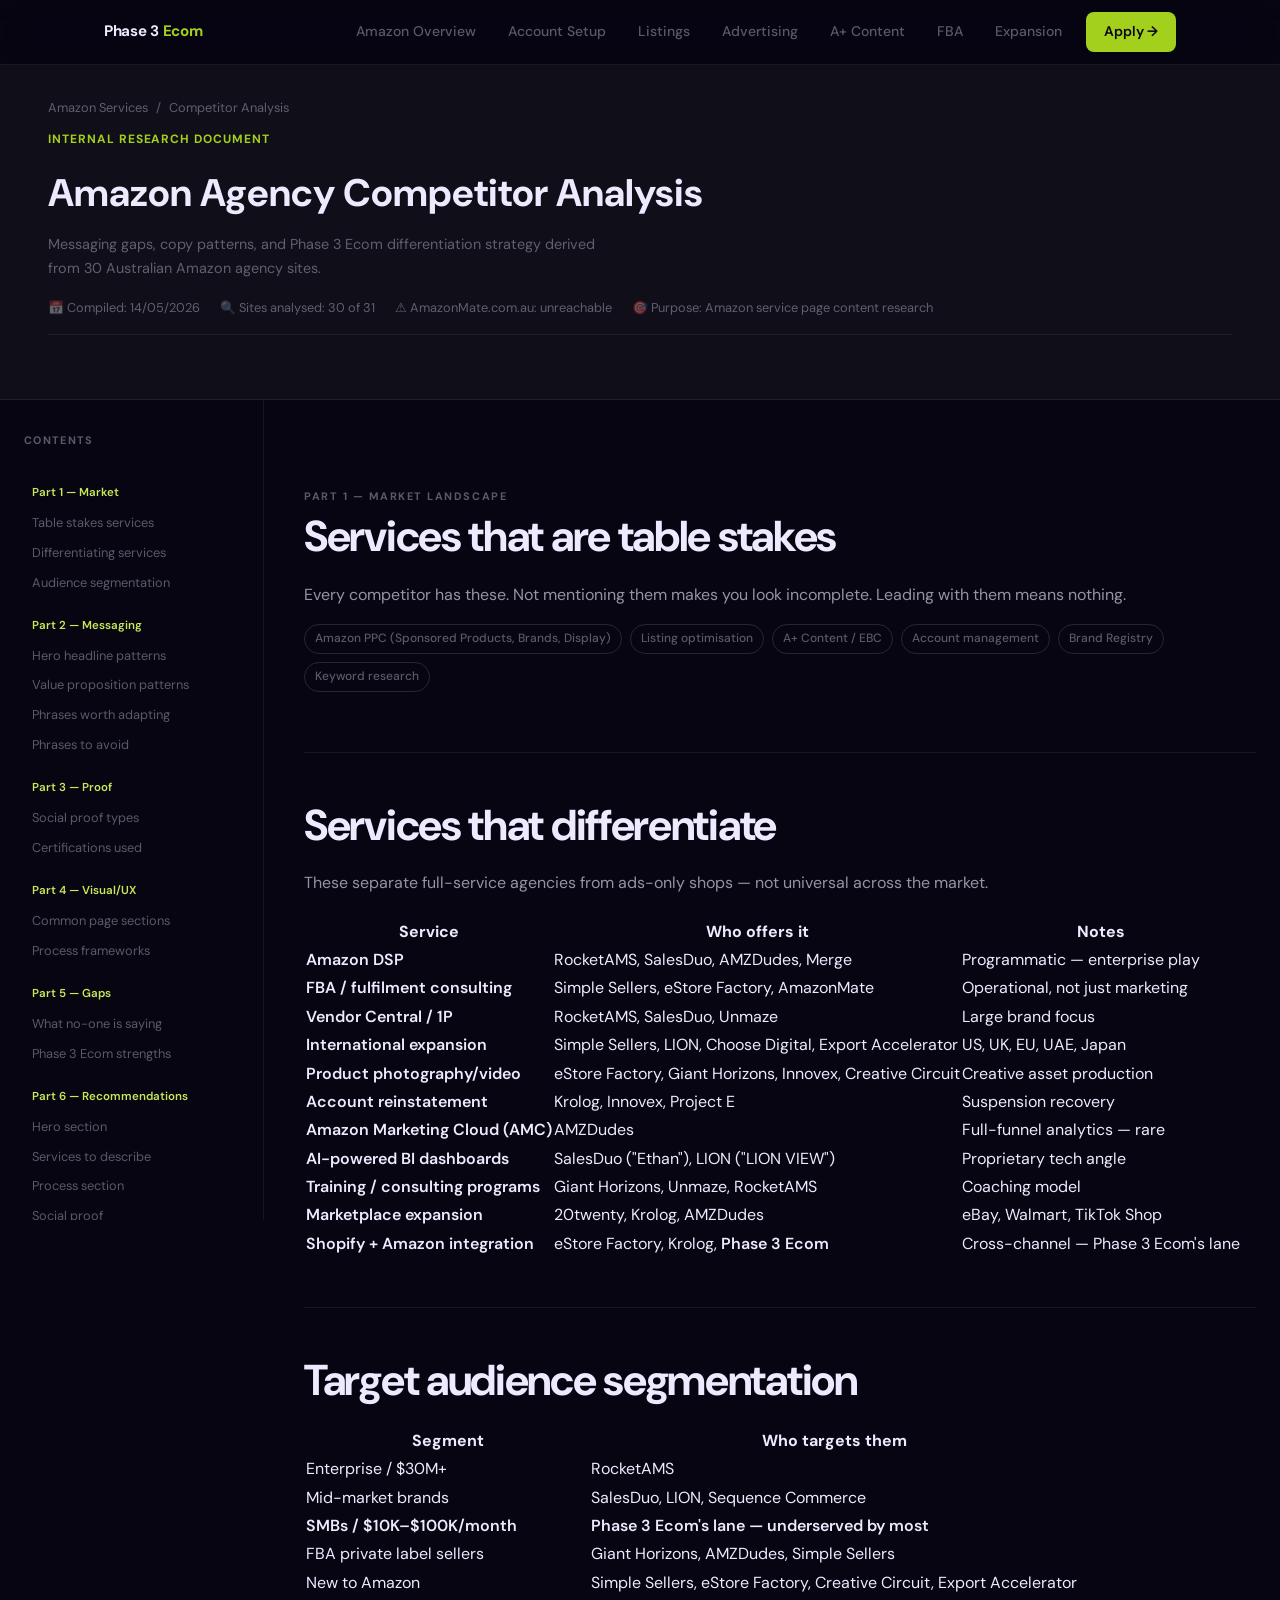
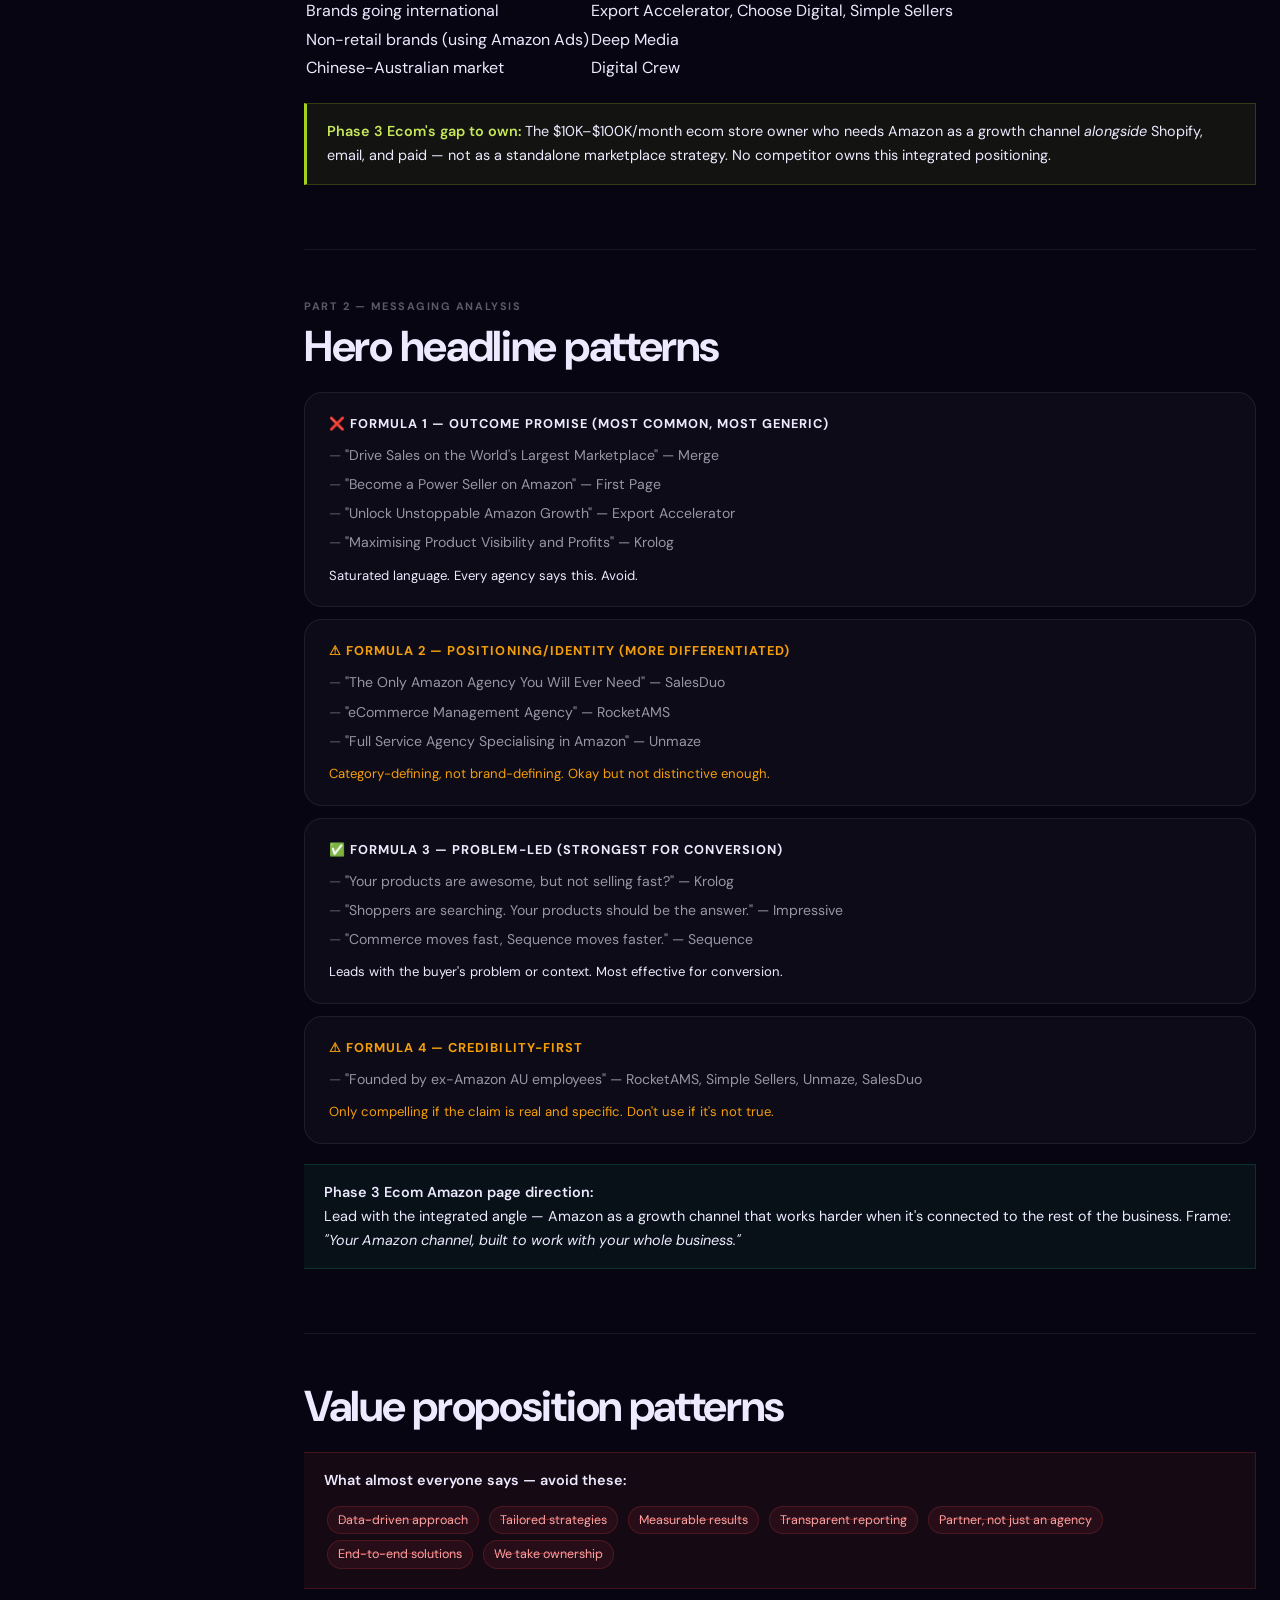
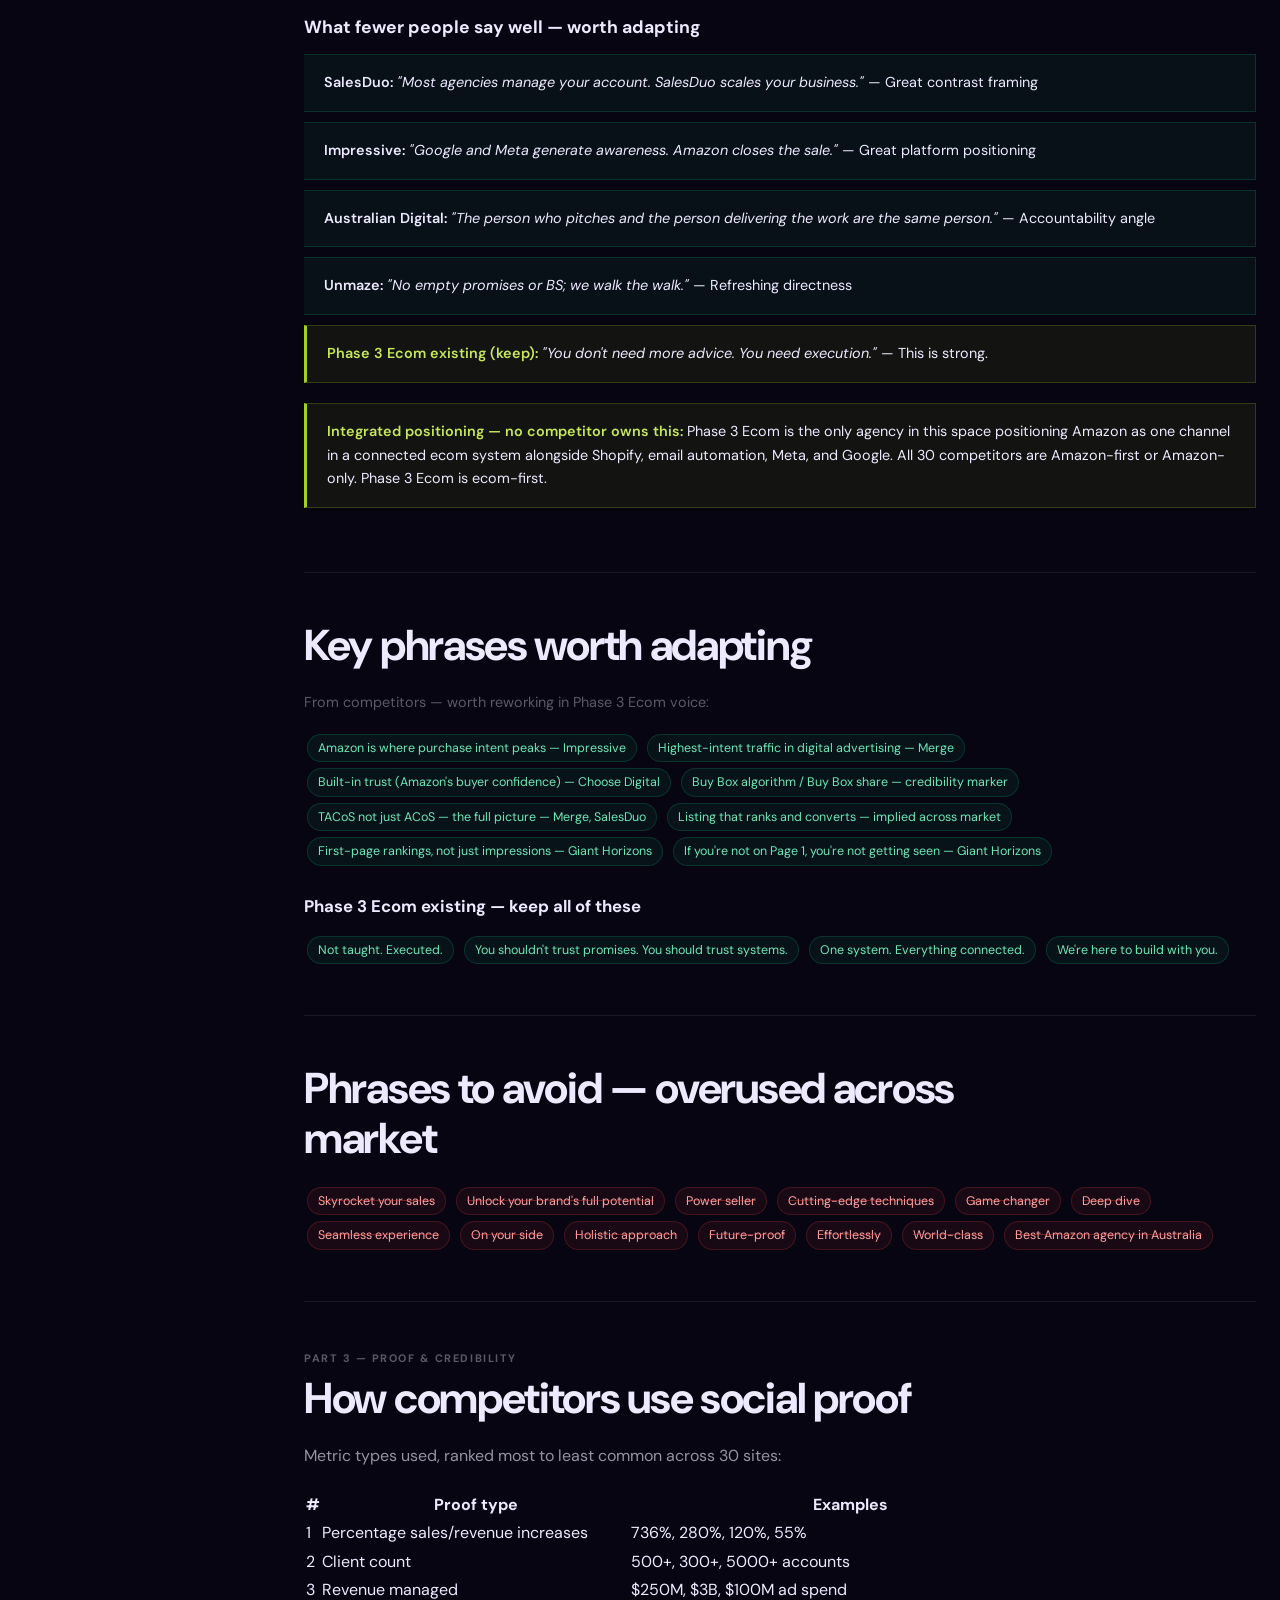
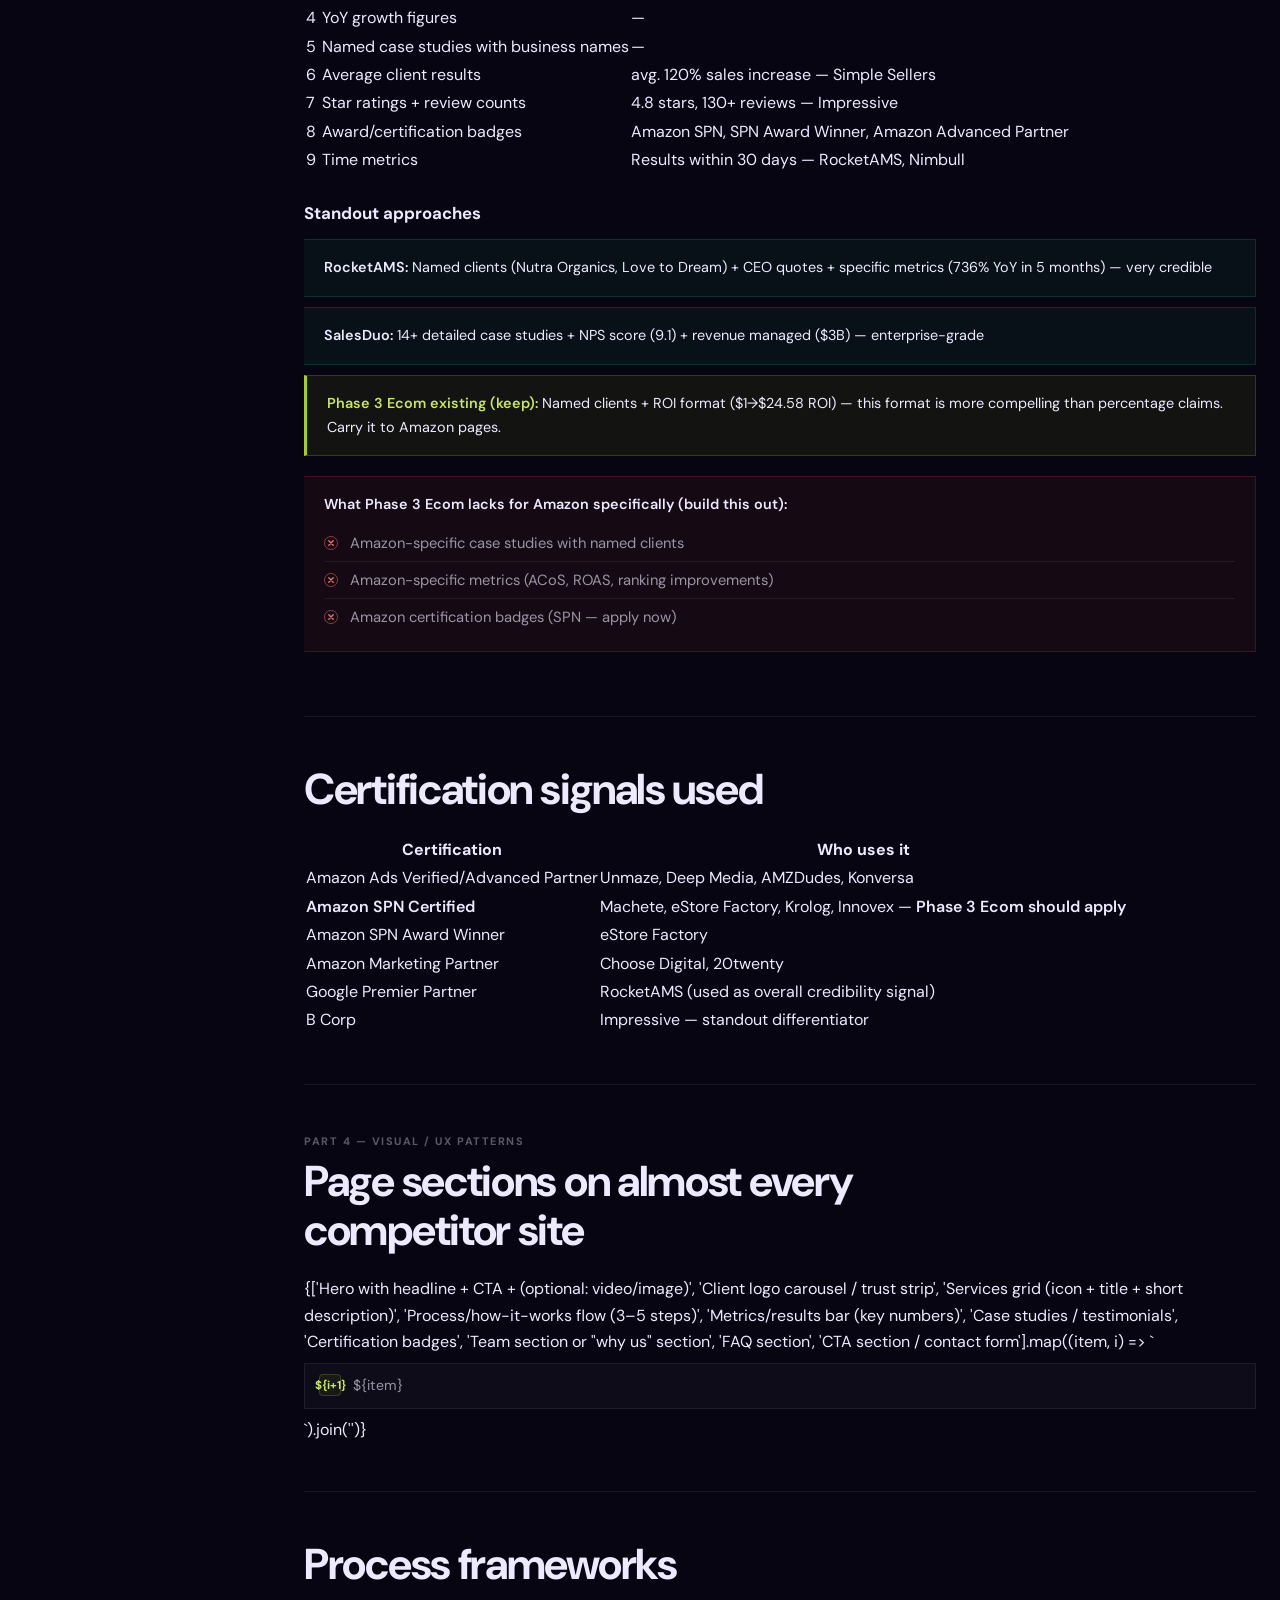
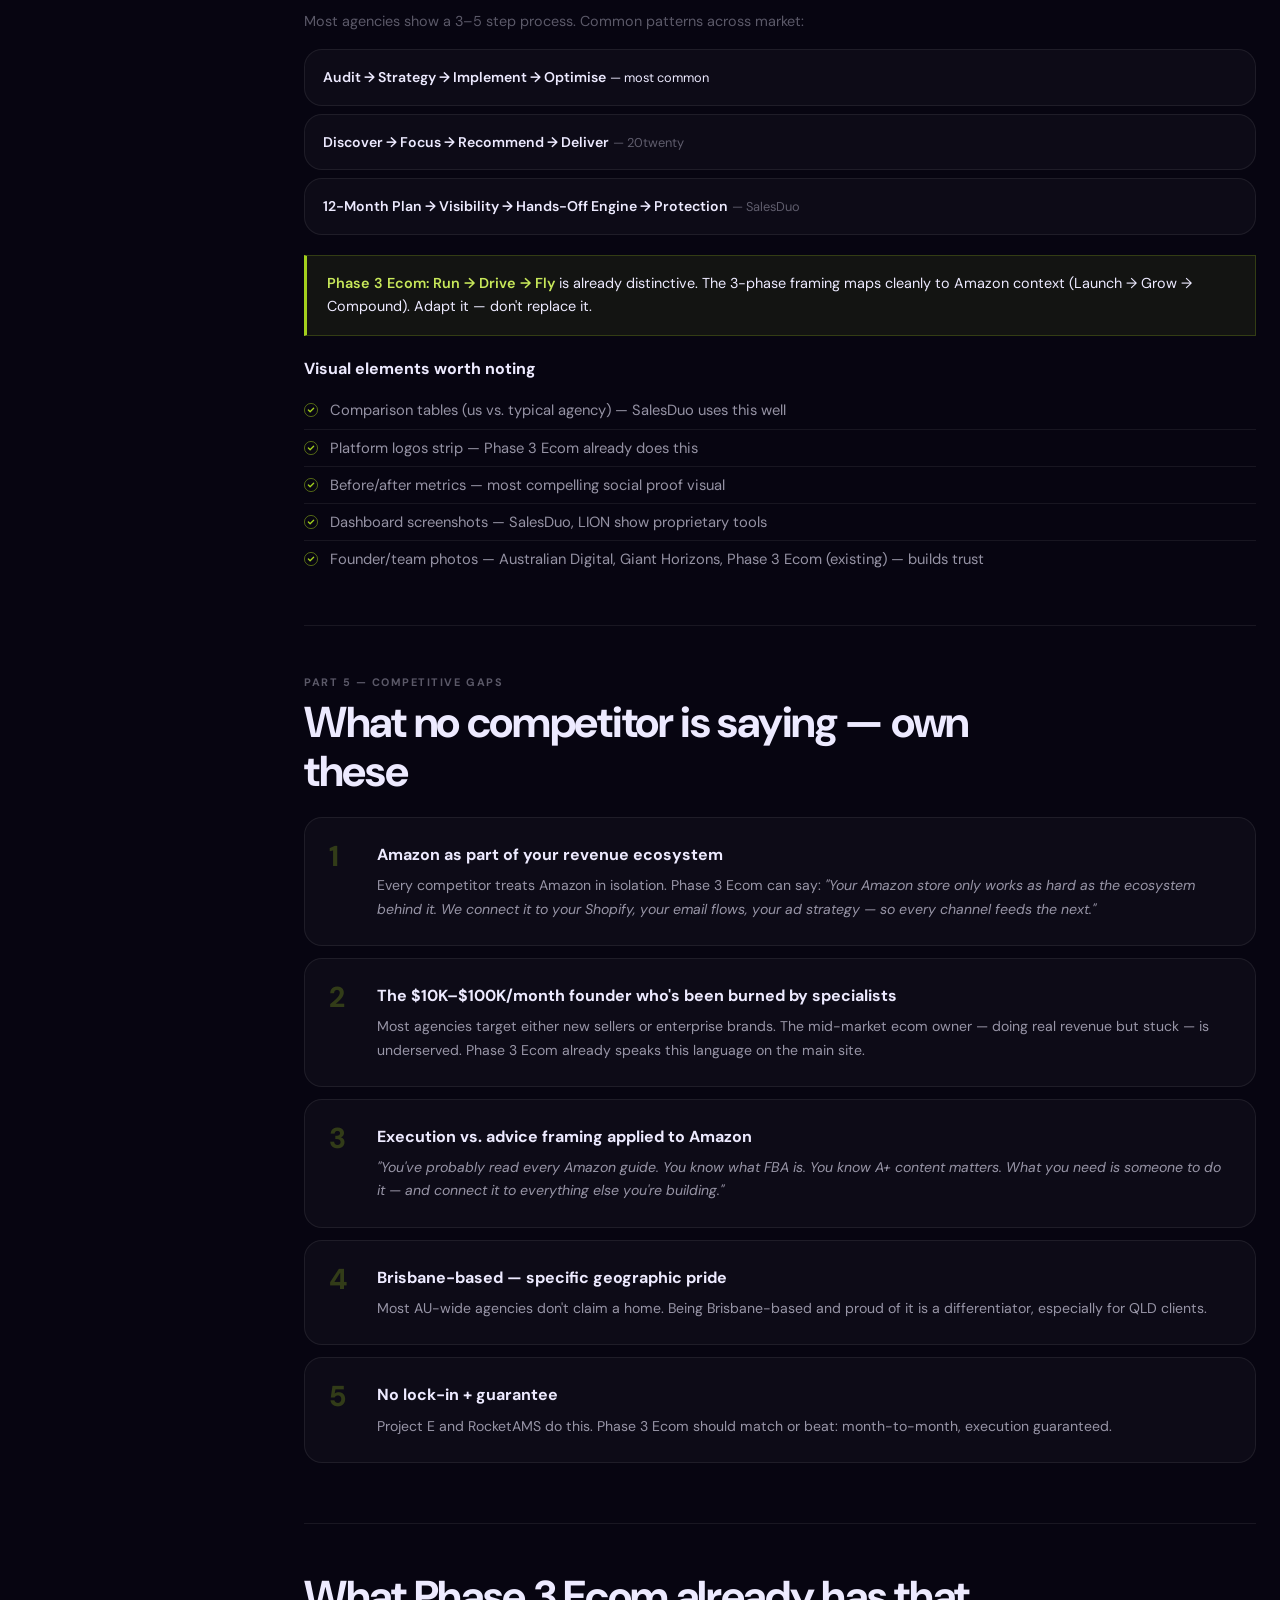
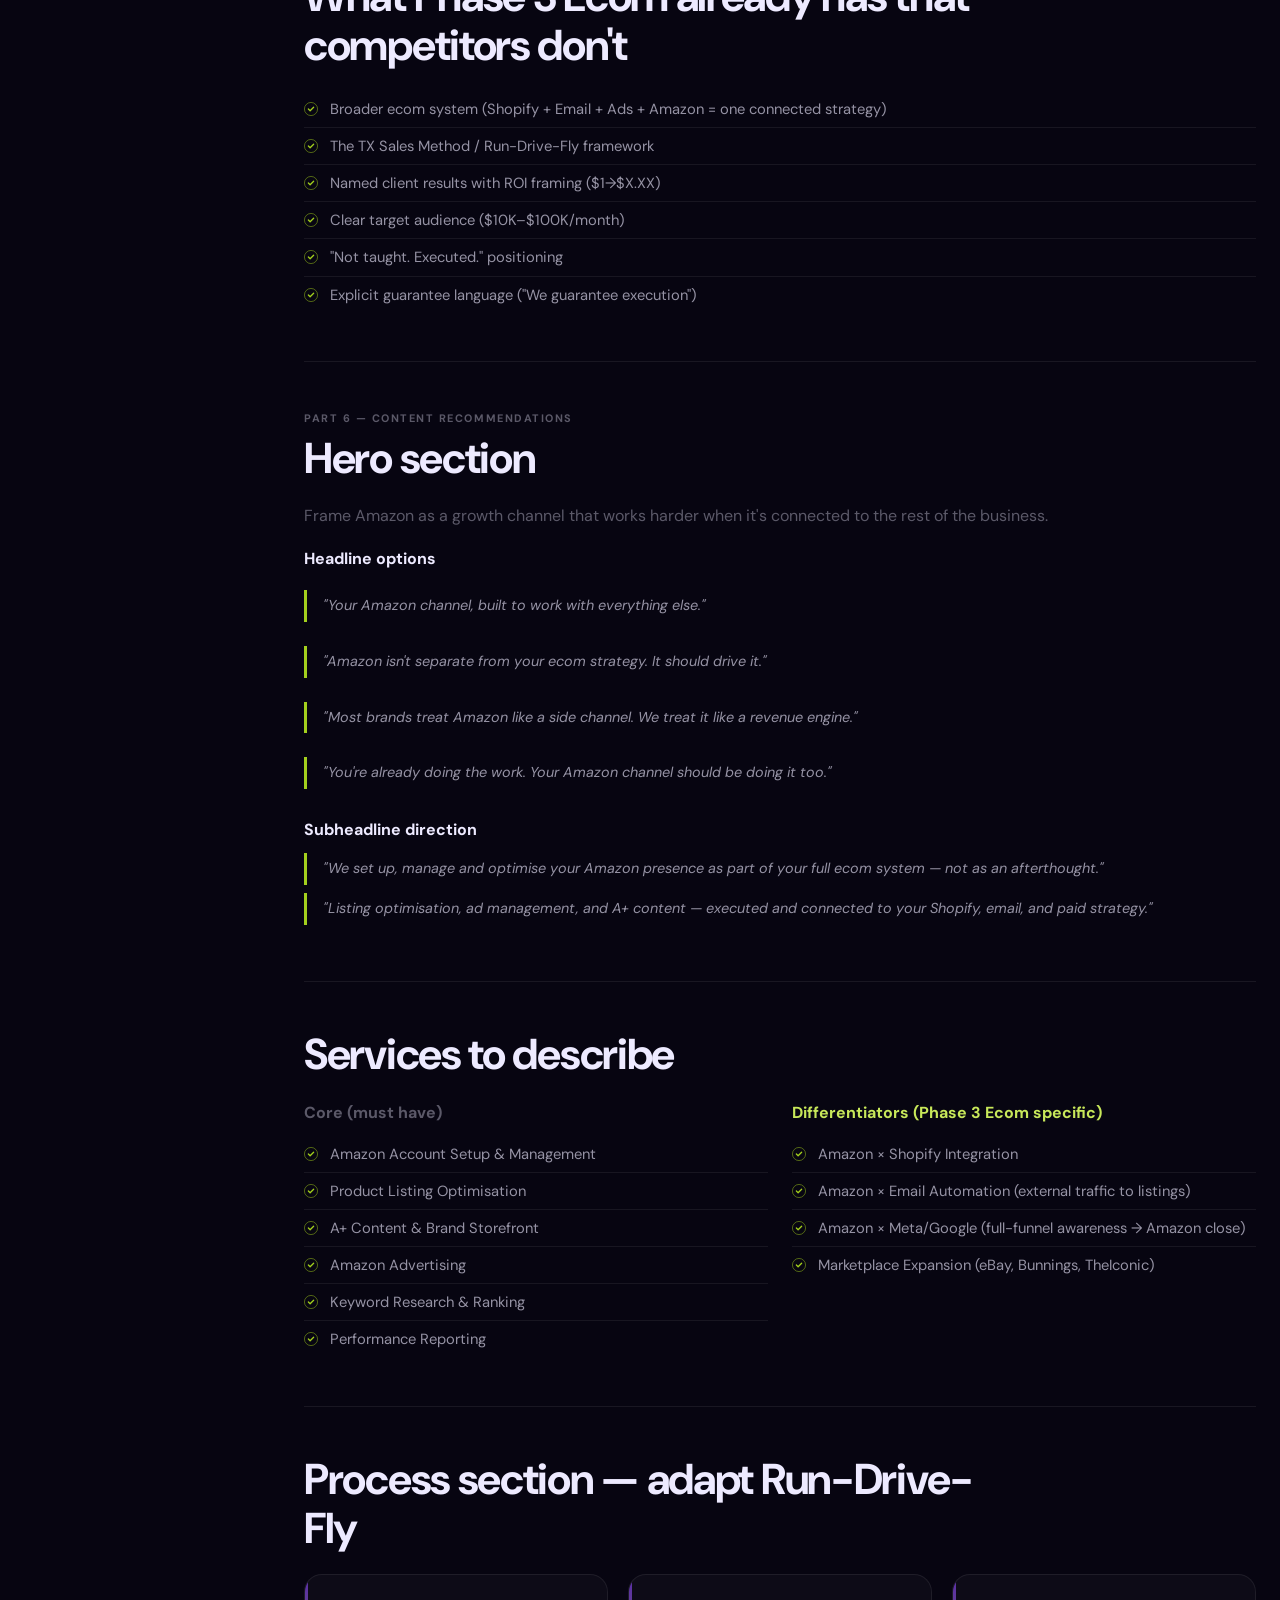
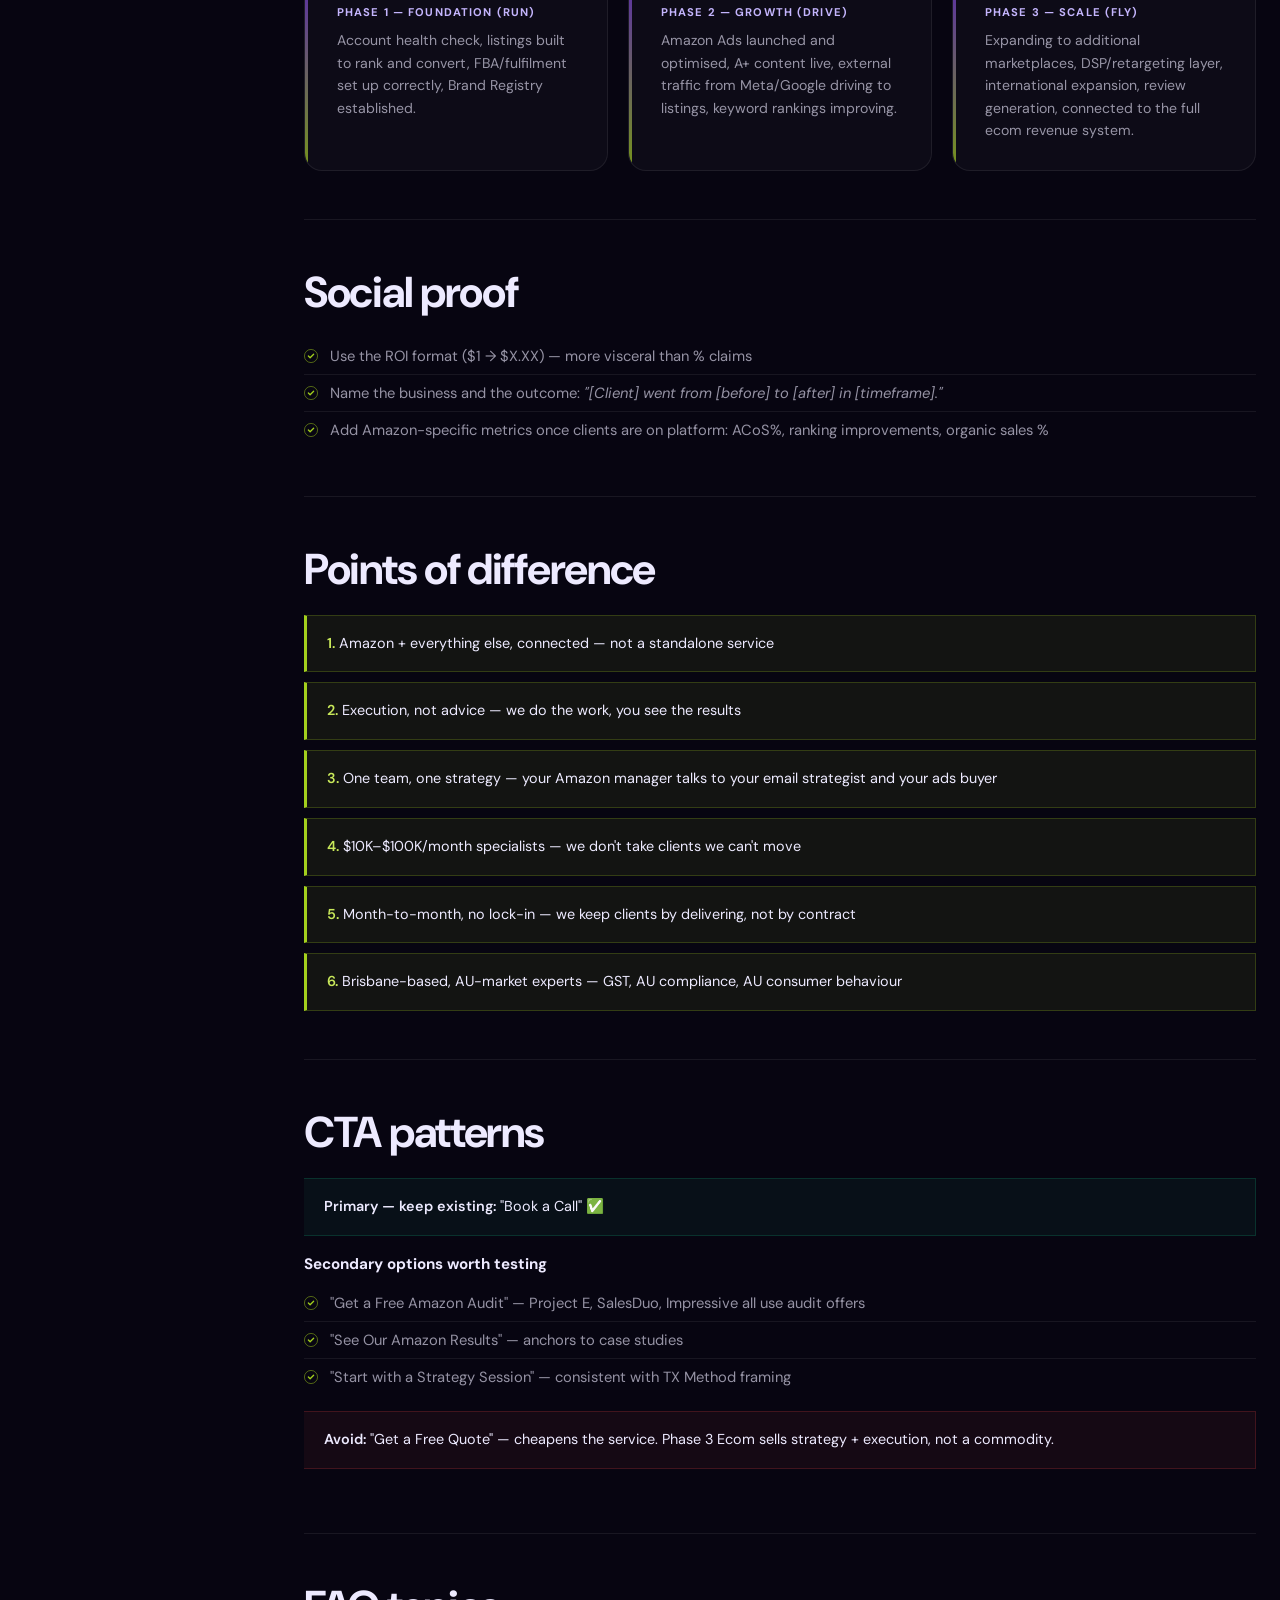
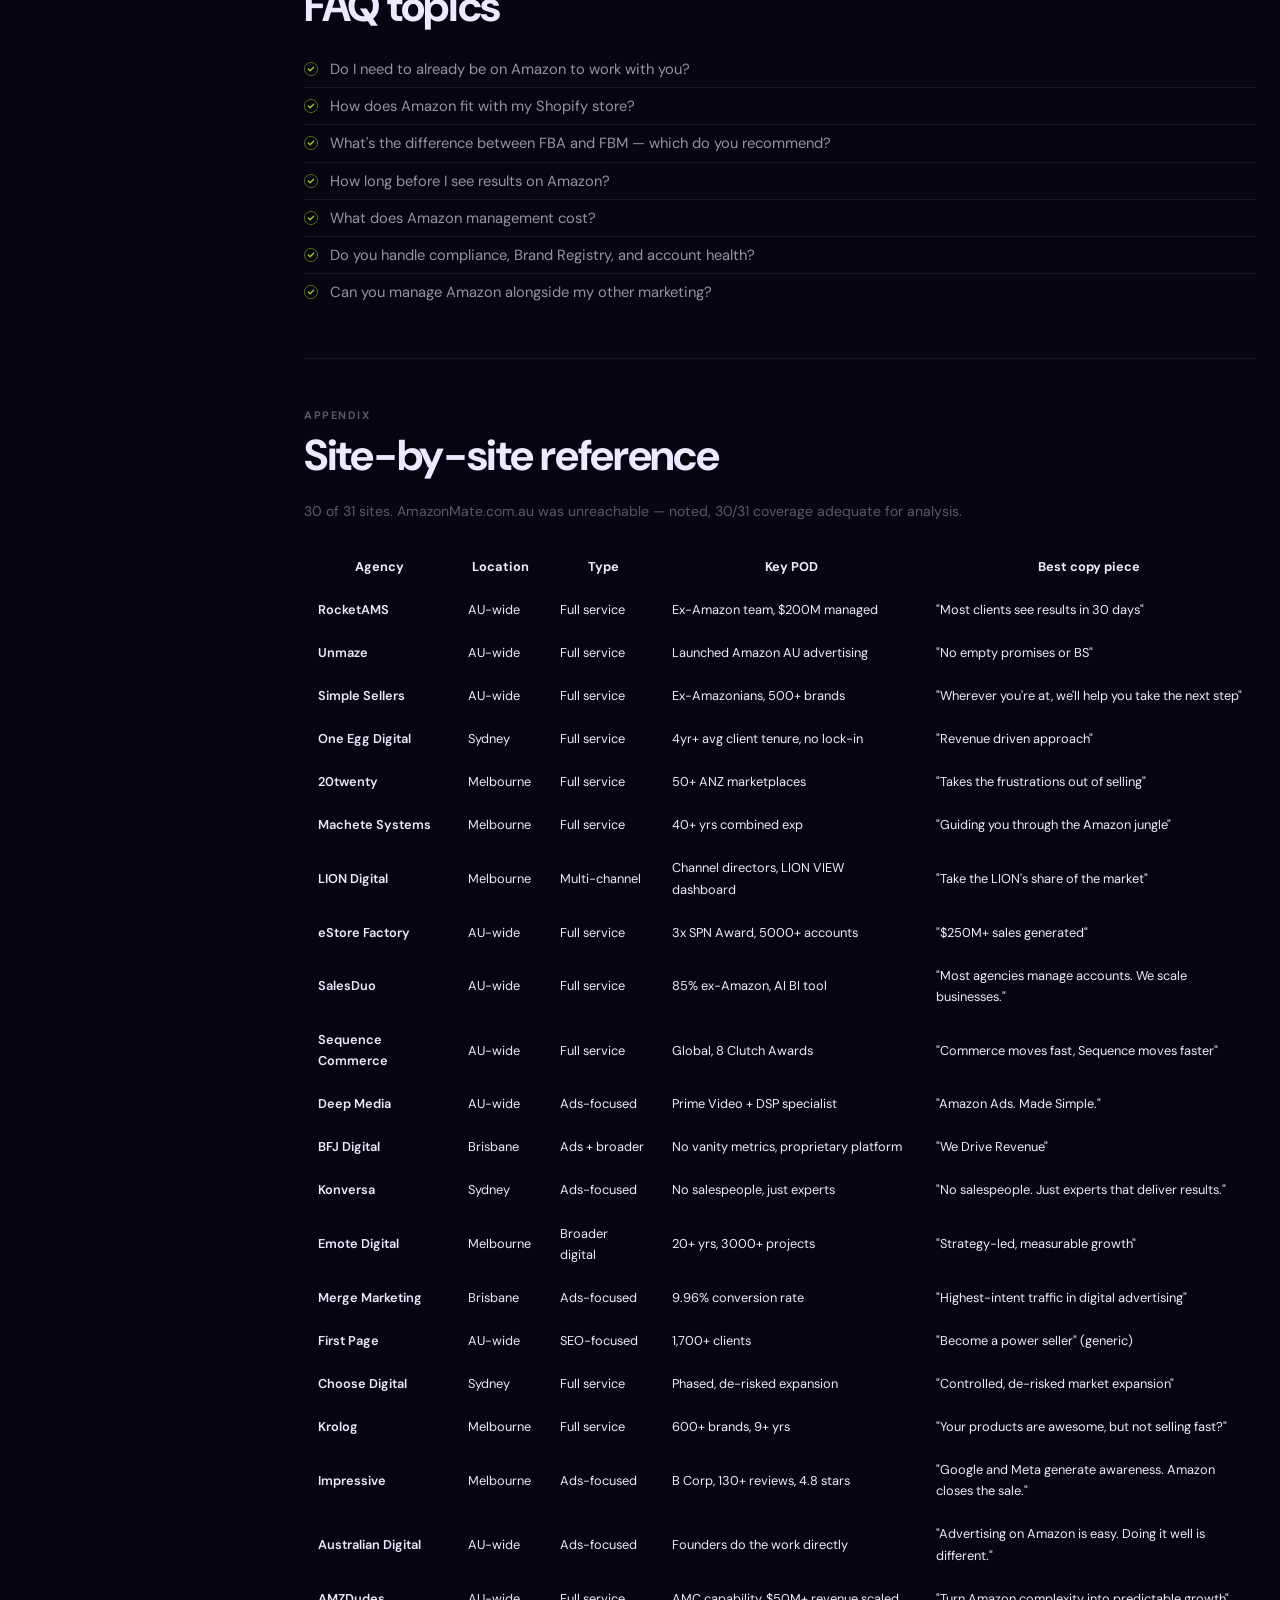
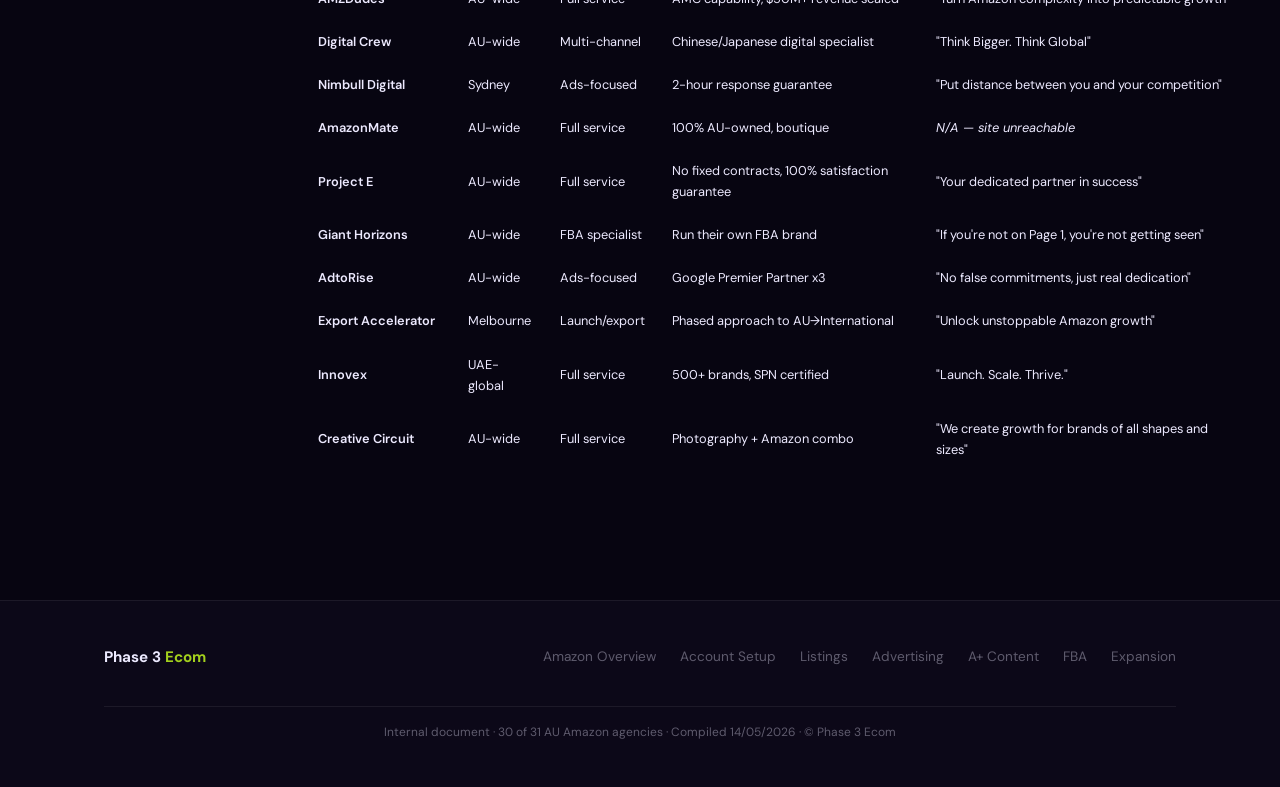
<file: competitor-analysis.html>
<!DOCTYPE html>
<html lang="en-AU">
<head>
  <meta charset="UTF-8">
  <meta name="viewport" content="width=device-width, initial-scale=1.0">
  <title>Amazon Agency Competitor Analysis — Phase 3 Ecom</title>
  <meta name="description" content="Internal research: 30 Australian Amazon agency competitor sites analysed. Messaging gaps, copy patterns, Phase 3 Ecom differentiation strategy.">
  <link rel="stylesheet" href="styles.css">
  <style>
    /* Report-specific styles */
    .report-layout {
      display: grid;
      grid-template-columns: 240px 1fr;
      gap: 0;
      max-width: 1280px;
      margin: 0 auto;
      padding: 0 24px;
    }

    .toc {
      position: sticky;
      top: 80px;
      height: calc(100vh - 80px);
      overflow-y: auto;
      padding: 32px 24px 32px 0;
      border-right: 1px solid var(--border);
      scrollbar-width: thin;
      scrollbar-color: var(--border) transparent;
    }

    .toc-title {
      font-size: 0.68rem;
      font-weight: 700;
      text-transform: uppercase;
      letter-spacing: 0.12em;
      color: var(--text-muted);
      margin-bottom: 16px;
    }

    .toc-list {
      list-style: none;
      display: flex;
      flex-direction: column;
      gap: 2px;
    }

    .toc-list li a {
      display: block;
      font-size: 0.8rem;
      color: var(--text-muted);
      padding: 5px 8px;
      border-radius: 5px;
      line-height: 1.4;
      transition: all 0.15s;
    }

    .toc-list li a:hover,
    .toc-list li a.active {
      color: var(--text-primary);
      background: var(--bg-card);
    }

    .toc-list .toc-part {
      font-size: 0.72rem;
      font-weight: 600;
      color: var(--accent-light);
      padding: 5px 8px;
      margin-top: 12px;
    }

    .report-content {
      padding: 40px 0 80px 40px;
    }

    .report-section {
      padding: 48px 0;
      border-bottom: 1px solid var(--border);
    }

    .report-section:last-child { border-bottom: none; }

    .part-label {
      font-size: 0.68rem;
      font-weight: 700;
      text-transform: uppercase;
      letter-spacing: 0.14em;
      color: var(--text-muted);
      margin-bottom: 6px;
    }

    .insight-box {
      background: var(--accent-dim);
      border: 1px solid var(--accent-border);
      border-left: 3px solid var(--accent);
      border-radius: var(--radius);
      padding: 16px 20px;
      margin: 16px 0;
      font-size: 0.9rem;
    }

    .insight-box strong { color: var(--accent-light); }

    .avoid-box {
      background: rgba(239,68,68,0.06);
      border: 1px solid rgba(239,68,68,0.2);
      border-left: 3px solid var(--red);
      border-radius: var(--radius);
      padding: 16px 20px;
      margin: 16px 0;
      font-size: 0.9rem;
    }

    .good-box {
      background: rgba(16,185,129,0.06);
      border: 1px solid rgba(16,185,129,0.2);
      border-left: 3px solid var(--green);
      border-radius: var(--radius);
      padding: 16px 20px;
      margin: 16px 0;
      font-size: 0.9rem;
    }

    .formula-block {
      background: var(--bg-card);
      border: 1px solid var(--border);
      border-radius: var(--radius-lg);
      padding: 20px 24px;
      margin: 12px 0;
    }

    .formula-block .formula-title {
      font-size: 0.8rem;
      font-weight: 700;
      text-transform: uppercase;
      letter-spacing: 0.08em;
      margin-bottom: 10px;
    }

    .formula-block .formula-title.avoid { color: var(--red); }
    .formula-block .formula-title.ok { color: #F59E0B; }
    .formula-block .formula-title.good { color: var(--green); }

    .formula-block ul {
      list-style: none;
      display: flex;
      flex-direction: column;
      gap: 6px;
    }

    .formula-block li {
      font-size: 0.88rem;
      color: var(--text-secondary);
      padding-left: 16px;
      position: relative;
    }

    .formula-block li::before {
      content: '—';
      position: absolute;
      left: 0;
      color: var(--text-muted);
    }

    .badge-grid {
      display: flex;
      flex-wrap: wrap;
      gap: 8px;
      margin: 12px 0;
    }

    .badge {
      font-size: 0.75rem;
      font-weight: 500;
      padding: 4px 10px;
      border-radius: 100px;
      border: 1px solid var(--border-light);
      color: var(--text-muted);
    }

    .phrase-avoid {
      display: inline-block;
      font-size: 0.78rem;
      background: rgba(239,68,68,0.08);
      border: 1px solid rgba(239,68,68,0.2);
      color: #FCA5A5;
      padding: 3px 10px;
      border-radius: 100px;
      margin: 3px;
      text-decoration: line-through;
      text-decoration-color: rgba(239,68,68,0.4);
    }

    .phrase-use {
      display: inline-block;
      font-size: 0.78rem;
      background: rgba(16,185,129,0.08);
      border: 1px solid rgba(16,185,129,0.2);
      color: #6EE7B7;
      padding: 3px 10px;
      border-radius: 100px;
      margin: 3px;
    }

    .gap-card {
      background: var(--bg-card);
      border: 1px solid var(--border);
      border-radius: var(--radius-lg);
      padding: 24px;
      margin: 12px 0;
      display: flex;
      gap: 16px;
    }

    .gap-number {
      font-size: 1.8rem;
      font-weight: 800;
      color: var(--accent-dim);
      color: rgba(163,208,29,0.25);
      line-height: 1;
      flex-shrink: 0;
      width: 32px;
      letter-spacing: -0.05em;
    }

    .appendix-table { font-size: 0.8rem; }
    .appendix-table td { padding: 10px 12px; }
    .appendix-table th { padding: 10px 12px; }

    blockquote {
      border-left: 3px solid var(--accent);
      padding: 4px 0 4px 16px;
      margin: 8px 0;
      font-style: italic;
      color: var(--text-secondary);
      font-size: 0.9rem;
    }

    .meta-bar {
      display: flex;
      gap: 20px;
      flex-wrap: wrap;
      font-size: 0.8rem;
      color: var(--text-muted);
      padding: 16px 0;
      border-bottom: 1px solid var(--border);
      margin-bottom: 32px;
    }

    .meta-bar span { display: flex; align-items: center; gap: 6px; }

    @media (max-width: 900px) {
      .report-layout { grid-template-columns: 1fr; }
      .toc { display: none; }
      .report-content { padding: 32px 0; }
    }
  </style>
</head>
<body>

<nav class="nav">
  <div class="nav-inner">
    <div class="nav-logo">Phase 3 <span>Ecom</span></div>
    <div class="nav-links">
      <a href="index.html">Amazon Overview</a>
      <a href="account-setup.html">Account Setup</a>
      <a href="listing-optimisation.html">Listings</a>
      <a href="amazon-advertising.html">Advertising</a>
      <a href="aplus-content.html">A+ Content</a>
      <a href="fba-management.html">FBA</a>
      <a href="marketplace-expansion.html">Expansion</a>
      <a href="https://phase3ecom.com" class="nav-cta">Apply →</a>
    </div>
  </div>
</nav>

<!-- PAGE HEADER -->
<div style="background: var(--bg-secondary); border-bottom: 1px solid var(--border); padding: 32px 24px;">
  <div style="max-width: 1280px; margin: 0 auto; padding: 0 24px;">
    <div class="breadcrumb" style="margin-bottom: 12px;">
      <a href="index.html">Amazon Services</a>
      <span>/</span>
      <span>Competitor Analysis</span>
    </div>
    <div style="display: flex; align-items: flex-start; justify-content: space-between; gap: 24px; flex-wrap: wrap;">
      <div>
        <div class="hero-label" style="margin-bottom: 12px;">Internal Research Document</div>
        <h1 style="font-size: clamp(1.6rem, 3vw, 2.4rem); margin-bottom: 8px;">Amazon Agency Competitor Analysis</h1>
        <p style="color: var(--text-muted); font-size: 0.9rem; max-width: 560px;">Messaging gaps, copy patterns, and Phase 3 Ecom differentiation strategy derived from 30 Australian Amazon agency sites.</p>
      </div>
    </div>
    <div class="meta-bar">
      <span>📅 Compiled: 14/05/2026</span>
      <span>🔍 Sites analysed: 30 of 31</span>
      <span>⚠ AmazonMate.com.au: unreachable</span>
      <span>🎯 Purpose: Amazon service page content research</span>
    </div>
  </div>
</div>

<!-- REPORT BODY -->
<div class="report-layout">

  <!-- TOC -->
  <aside class="toc">
    <div class="toc-title">Contents</div>
    <ul class="toc-list">
      <li class="toc-part">Part 1 — Market</li>
      <li><a href="#table-stakes">Table stakes services</a></li>
      <li><a href="#differentiators">Differentiating services</a></li>
      <li><a href="#audience">Audience segmentation</a></li>

      <li class="toc-part">Part 2 — Messaging</li>
      <li><a href="#headlines">Hero headline patterns</a></li>
      <li><a href="#value-props">Value proposition patterns</a></li>
      <li><a href="#phrases-adapt">Phrases worth adapting</a></li>
      <li><a href="#phrases-avoid">Phrases to avoid</a></li>

      <li class="toc-part">Part 3 — Proof</li>
      <li><a href="#social-proof">Social proof types</a></li>
      <li><a href="#certifications">Certifications used</a></li>

      <li class="toc-part">Part 4 — Visual/UX</li>
      <li><a href="#page-sections">Common page sections</a></li>
      <li><a href="#process-frameworks">Process frameworks</a></li>

      <li class="toc-part">Part 5 — Gaps</li>
      <li><a href="#nobody-saying">What no-one is saying</a></li>
      <li><a href="#p3-strengths">Phase 3 Ecom strengths</a></li>

      <li class="toc-part">Part 6 — Recommendations</li>
      <li><a href="#rec-hero">Hero section</a></li>
      <li><a href="#rec-services">Services to describe</a></li>
      <li><a href="#rec-process">Process section</a></li>
      <li><a href="#rec-proof">Social proof</a></li>
      <li><a href="#rec-pods">Points of difference</a></li>
      <li><a href="#rec-cta">CTA patterns</a></li>
      <li><a href="#rec-faq">FAQ topics</a></li>

      <li class="toc-part">Appendix</li>
      <li><a href="#site-by-site">Site-by-site reference</a></li>
    </ul>
  </aside>

  <!-- CONTENT -->
  <main class="report-content">

    <!-- PART 1 -->
    <div class="report-section" id="table-stakes">
      <div class="part-label">Part 1 — Market Landscape</div>
      <h2 class="section-title">Services that are table stakes</h2>
      <p style="margin-bottom: 16px;">Every competitor has these. Not mentioning them makes you look incomplete. Leading with them means nothing.</p>
      <div class="badge-grid">
        <span class="badge">Amazon PPC (Sponsored Products, Brands, Display)</span>
        <span class="badge">Listing optimisation</span>
        <span class="badge">A+ Content / EBC</span>
        <span class="badge">Account management</span>
        <span class="badge">Brand Registry</span>
        <span class="badge">Keyword research</span>
      </div>
    </div>

    <div class="report-section" id="differentiators">
      <h2 class="section-title">Services that differentiate</h2>
      <p style="margin-bottom: 20px;">These separate full-service agencies from ads-only shops — not universal across the market.</p>
      <div class="table-wrap">
        <table>
          <thead>
            <tr><th>Service</th><th>Who offers it</th><th>Notes</th></tr>
          </thead>
          <tbody>
            <tr><td><strong>Amazon DSP</strong></td><td>RocketAMS, SalesDuo, AMZDudes, Merge</td><td>Programmatic — enterprise play</td></tr>
            <tr><td><strong>FBA / fulfilment consulting</strong></td><td>Simple Sellers, eStore Factory, AmazonMate</td><td>Operational, not just marketing</td></tr>
            <tr><td><strong>Vendor Central / 1P</strong></td><td>RocketAMS, SalesDuo, Unmaze</td><td>Large brand focus</td></tr>
            <tr><td><strong>International expansion</strong></td><td>Simple Sellers, LION, Choose Digital, Export Accelerator</td><td>US, UK, EU, UAE, Japan</td></tr>
            <tr><td><strong>Product photography/video</strong></td><td>eStore Factory, Giant Horizons, Innovex, Creative Circuit</td><td>Creative asset production</td></tr>
            <tr><td><strong>Account reinstatement</strong></td><td>Krolog, Innovex, Project E</td><td>Suspension recovery</td></tr>
            <tr><td><strong>Amazon Marketing Cloud (AMC)</strong></td><td>AMZDudes</td><td>Full-funnel analytics — rare</td></tr>
            <tr><td><strong>AI-powered BI dashboards</strong></td><td>SalesDuo ("Ethan"), LION ("LION VIEW")</td><td>Proprietary tech angle</td></tr>
            <tr><td><strong>Training / consulting programs</strong></td><td>Giant Horizons, Unmaze, RocketAMS</td><td>Coaching model</td></tr>
            <tr><td><strong>Marketplace expansion</strong></td><td>20twenty, Krolog, AMZDudes</td><td>eBay, Walmart, TikTok Shop</td></tr>
            <tr><td><strong>Shopify + Amazon integration</strong></td><td>eStore Factory, Krolog, <strong>Phase 3 Ecom</strong></td><td>Cross-channel — Phase 3 Ecom's lane</td></tr>
          </tbody>
        </table>
      </div>
    </div>

    <div class="report-section" id="audience">
      <h2 class="section-title">Target audience segmentation</h2>
      <div class="table-wrap" style="margin-bottom: 20px;">
        <table>
          <thead>
            <tr><th>Segment</th><th>Who targets them</th></tr>
          </thead>
          <tbody>
            <tr><td>Enterprise / $30M+</td><td>RocketAMS</td></tr>
            <tr><td>Mid-market brands</td><td>SalesDuo, LION, Sequence Commerce</td></tr>
            <tr><td><strong>SMBs / $10K–$100K/month</strong></td><td><strong>Phase 3 Ecom's lane — underserved by most</strong></td></tr>
            <tr><td>FBA private label sellers</td><td>Giant Horizons, AMZDudes, Simple Sellers</td></tr>
            <tr><td>New to Amazon</td><td>Simple Sellers, eStore Factory, Creative Circuit, Export Accelerator</td></tr>
            <tr><td>Brands going international</td><td>Export Accelerator, Choose Digital, Simple Sellers</td></tr>
            <tr><td>Non-retail brands (using Amazon Ads)</td><td>Deep Media</td></tr>
            <tr><td>Chinese-Australian market</td><td>Digital Crew</td></tr>
          </tbody>
        </table>
      </div>
      <div class="insight-box">
        <strong>Phase 3 Ecom's gap to own:</strong> The $10K–$100K/month ecom store owner who needs Amazon as a growth channel <em>alongside</em> Shopify, email, and paid — not as a standalone marketplace strategy. No competitor owns this integrated positioning.
      </div>
    </div>

    <!-- PART 2 -->
    <div class="report-section" id="headlines">
      <div class="part-label">Part 2 — Messaging Analysis</div>
      <h2 class="section-title">Hero headline patterns</h2>

      <div class="formula-block">
        <div class="formula-title avoid">❌ Formula 1 — Outcome promise (most common, most generic)</div>
        <ul>
          <li>"Drive Sales on the World's Largest Marketplace" — Merge</li>
          <li>"Become a Power Seller on Amazon" — First Page</li>
          <li>"Unlock Unstoppable Amazon Growth" — Export Accelerator</li>
          <li>"Maximising Product Visibility and Profits" — Krolog</li>
        </ul>
        <p style="margin-top: 10px; font-size: 0.82rem; color: var(--red);">Saturated language. Every agency says this. Avoid.</p>
      </div>

      <div class="formula-block">
        <div class="formula-title ok">⚠ Formula 2 — Positioning/identity (more differentiated)</div>
        <ul>
          <li>"The Only Amazon Agency You Will Ever Need" — SalesDuo</li>
          <li>"eCommerce Management Agency" — RocketAMS</li>
          <li>"Full Service Agency Specialising in Amazon" — Unmaze</li>
        </ul>
        <p style="margin-top: 10px; font-size: 0.82rem; color: #F59E0B;">Category-defining, not brand-defining. Okay but not distinctive enough.</p>
      </div>

      <div class="formula-block">
        <div class="formula-title good">✅ Formula 3 — Problem-led (strongest for conversion)</div>
        <ul>
          <li>"Your products are awesome, but not selling fast?" — Krolog</li>
          <li>"Shoppers are searching. Your products should be the answer." — Impressive</li>
          <li>"Commerce moves fast, Sequence moves faster." — Sequence</li>
        </ul>
        <p style="margin-top: 10px; font-size: 0.82rem; color: var(--green);">Leads with the buyer's problem or context. Most effective for conversion.</p>
      </div>

      <div class="formula-block">
        <div class="formula-title ok">⚠ Formula 4 — Credibility-first</div>
        <ul>
          <li>"Founded by ex-Amazon AU employees" — RocketAMS, Simple Sellers, Unmaze, SalesDuo</li>
        </ul>
        <p style="margin-top: 10px; font-size: 0.82rem; color: #F59E0B;">Only compelling if the claim is real and specific. Don't use if it's not true.</p>
      </div>

      <div class="good-box" style="margin-top: 20px;">
        <strong>Phase 3 Ecom Amazon page direction:</strong><br>
        Lead with the integrated angle — Amazon as a growth channel that works harder when it's connected to the rest of the business. Frame: <em>"Your Amazon channel, built to work with your whole business."</em>
      </div>
    </div>

    <div class="report-section" id="value-props">
      <h2 class="section-title">Value proposition patterns</h2>

      <div class="avoid-box">
        <strong>What almost everyone says — avoid these:</strong>
        <div style="margin-top: 10px;">
          <span class="phrase-avoid">Data-driven approach</span>
          <span class="phrase-avoid">Tailored strategies</span>
          <span class="phrase-avoid">Measurable results</span>
          <span class="phrase-avoid">Transparent reporting</span>
          <span class="phrase-avoid">Partner, not just an agency</span>
          <span class="phrase-avoid">End-to-end solutions</span>
          <span class="phrase-avoid">We take ownership</span>
        </div>
      </div>

      <h3 style="margin: 24px 0 12px; font-size: 1.1rem;">What fewer people say well — worth adapting</h3>
      <div style="display: flex; flex-direction: column; gap: 10px;">
        <div class="good-box" style="margin: 0;">
          <strong>SalesDuo:</strong> <em>"Most agencies manage your account. SalesDuo scales your business."</em> — Great contrast framing
        </div>
        <div class="good-box" style="margin: 0;">
          <strong>Impressive:</strong> <em>"Google and Meta generate awareness. Amazon closes the sale."</em> — Great platform positioning
        </div>
        <div class="good-box" style="margin: 0;">
          <strong>Australian Digital:</strong> <em>"The person who pitches and the person delivering the work are the same person."</em> — Accountability angle
        </div>
        <div class="good-box" style="margin: 0;">
          <strong>Unmaze:</strong> <em>"No empty promises or BS; we walk the walk."</em> — Refreshing directness
        </div>
        <div class="insight-box" style="margin: 0;">
          <strong>Phase 3 Ecom existing (keep):</strong> <em>"You don't need more advice. You need execution."</em> — This is strong.
        </div>
      </div>

      <div class="insight-box" style="margin-top: 20px;">
        <strong>Integrated positioning — no competitor owns this:</strong> Phase 3 Ecom is the only agency in this space positioning Amazon as one channel in a connected ecom system alongside Shopify, email automation, Meta, and Google. All 30 competitors are Amazon-first or Amazon-only. Phase 3 Ecom is ecom-first.
      </div>
    </div>

    <div class="report-section" id="phrases-adapt">
      <h2 class="section-title">Key phrases worth adapting</h2>
      <p style="margin-bottom: 16px; color: var(--text-muted); font-size: 0.9rem;">From competitors — worth reworking in Phase 3 Ecom voice:</p>
      <div>
        <span class="phrase-use">Amazon is where purchase intent peaks — Impressive</span>
        <span class="phrase-use">Highest-intent traffic in digital advertising — Merge</span>
        <span class="phrase-use">Built-in trust (Amazon's buyer confidence) — Choose Digital</span>
        <span class="phrase-use">Buy Box algorithm / Buy Box share — credibility marker</span>
        <span class="phrase-use">TACoS not just ACoS — the full picture — Merge, SalesDuo</span>
        <span class="phrase-use">Listing that ranks and converts — implied across market</span>
        <span class="phrase-use">First-page rankings, not just impressions — Giant Horizons</span>
        <span class="phrase-use">If you're not on Page 1, you're not getting seen — Giant Horizons</span>
      </div>

      <h3 style="margin: 24px 0 12px; font-size: 1.05rem;">Phase 3 Ecom existing — keep all of these</h3>
      <div>
        <span class="phrase-use">Not taught. Executed.</span>
        <span class="phrase-use">You shouldn't trust promises. You should trust systems.</span>
        <span class="phrase-use">One system. Everything connected.</span>
        <span class="phrase-use">We're here to build with you.</span>
      </div>
    </div>

    <div class="report-section" id="phrases-avoid">
      <h2 class="section-title">Phrases to avoid — overused across market</h2>
      <div style="margin-top: 8px;">
        <span class="phrase-avoid">Skyrocket your sales</span>
        <span class="phrase-avoid">Unlock your brand's full potential</span>
        <span class="phrase-avoid">Power seller</span>
        <span class="phrase-avoid">Cutting-edge techniques</span>
        <span class="phrase-avoid">Game changer</span>
        <span class="phrase-avoid">Deep dive</span>
        <span class="phrase-avoid">Seamless experience</span>
        <span class="phrase-avoid">On your side</span>
        <span class="phrase-avoid">Holistic approach</span>
        <span class="phrase-avoid">Future-proof</span>
        <span class="phrase-avoid">Effortlessly</span>
        <span class="phrase-avoid">World-class</span>
        <span class="phrase-avoid">Best Amazon agency in Australia</span>
      </div>
    </div>

    <!-- PART 3 -->
    <div class="report-section" id="social-proof">
      <div class="part-label">Part 3 — Proof & Credibility</div>
      <h2 class="section-title">How competitors use social proof</h2>
      <p style="margin-bottom: 20px;">Metric types used, ranked most to least common across 30 sites:</p>

      <div class="table-wrap" style="margin-bottom: 24px;">
        <table>
          <thead>
            <tr><th>#</th><th>Proof type</th><th>Examples</th></tr>
          </thead>
          <tbody>
            <tr><td>1</td><td>Percentage sales/revenue increases</td><td>736%, 280%, 120%, 55%</td></tr>
            <tr><td>2</td><td>Client count</td><td>500+, 300+, 5000+ accounts</td></tr>
            <tr><td>3</td><td>Revenue managed</td><td>$250M, $3B, $100M ad spend</td></tr>
            <tr><td>4</td><td>YoY growth figures</td><td>—</td></tr>
            <tr><td>5</td><td>Named case studies with business names</td><td>—</td></tr>
            <tr><td>6</td><td>Average client results</td><td>avg. 120% sales increase — Simple Sellers</td></tr>
            <tr><td>7</td><td>Star ratings + review counts</td><td>4.8 stars, 130+ reviews — Impressive</td></tr>
            <tr><td>8</td><td>Award/certification badges</td><td>Amazon SPN, SPN Award Winner, Amazon Advanced Partner</td></tr>
            <tr><td>9</td><td>Time metrics</td><td>Results within 30 days — RocketAMS, Nimbull</td></tr>
          </tbody>
        </table>
      </div>

      <h3 style="font-size: 1.05rem; margin-bottom: 12px;">Standout approaches</h3>
      <div style="display: flex; flex-direction: column; gap: 10px;">
        <div class="good-box" style="margin: 0;">
          <strong>RocketAMS:</strong> Named clients (Nutra Organics, Love to Dream) + CEO quotes + specific metrics (736% YoY in 5 months) — very credible
        </div>
        <div class="good-box" style="margin: 0;">
          <strong>SalesDuo:</strong> 14+ detailed case studies + NPS score (9.1) + revenue managed ($3B) — enterprise-grade
        </div>
        <div class="insight-box" style="margin: 0;">
          <strong>Phase 3 Ecom existing (keep):</strong> Named clients + ROI format ($1→$24.58 ROI) — this format is more compelling than percentage claims. Carry it to Amazon pages.
        </div>
      </div>

      <div class="avoid-box" style="margin-top: 20px;">
        <strong>What Phase 3 Ecom lacks for Amazon specifically (build this out):</strong>
        <ul class="check-list x-list" style="margin-top: 8px; gap: 6px;">
          <li>Amazon-specific case studies with named clients</li>
          <li>Amazon-specific metrics (ACoS, ROAS, ranking improvements)</li>
          <li>Amazon certification badges (SPN — apply now)</li>
        </ul>
      </div>
    </div>

    <div class="report-section" id="certifications">
      <h2 class="section-title">Certification signals used</h2>
      <div class="table-wrap">
        <table>
          <thead>
            <tr><th>Certification</th><th>Who uses it</th></tr>
          </thead>
          <tbody>
            <tr><td>Amazon Ads Verified/Advanced Partner</td><td>Unmaze, Deep Media, AMZDudes, Konversa</td></tr>
            <tr><td><strong>Amazon SPN Certified</strong></td><td>Machete, eStore Factory, Krolog, Innovex — <strong>Phase 3 Ecom should apply</strong></td></tr>
            <tr><td>Amazon SPN Award Winner</td><td>eStore Factory</td></tr>
            <tr><td>Amazon Marketing Partner</td><td>Choose Digital, 20twenty</td></tr>
            <tr><td>Google Premier Partner</td><td>RocketAMS (used as overall credibility signal)</td></tr>
            <tr><td>B Corp</td><td>Impressive — standout differentiator</td></tr>
          </tbody>
        </table>
      </div>
    </div>

    <!-- PART 4 -->
    <div class="report-section" id="page-sections">
      <div class="part-label">Part 4 — Visual / UX Patterns</div>
      <h2 class="section-title">Page sections on almost every competitor site</h2>
      <div style="display: flex; flex-direction: column; gap: 8px;">
        {['Hero with headline + CTA + (optional: video/image)',
          'Client logo carousel / trust strip',
          'Services grid (icon + title + short description)',
          'Process/how-it-works flow (3–5 steps)',
          'Metrics/results bar (key numbers)',
          'Case studies / testimonials',
          'Certification badges',
          'Team section or "why us" section',
          'FAQ section',
          'CTA section / contact form'].map((item, i) => `
        <div style="display: flex; gap: 12px; align-items: flex-start; padding: 10px 14px; background: var(--bg-card); border-radius: var(--radius); border: 1px solid var(--border);">
          <span style="font-size: 0.72rem; font-weight: 700; color: var(--accent-light); background: var(--accent-dim); border: 1px solid var(--accent-border); width: 22px; height: 22px; border-radius: 4px; display: flex; align-items: center; justify-content: center; flex-shrink: 0;">${i+1}</span>
          <span style="font-size: 0.88rem; color: var(--text-secondary);">${item}</span>
        </div>`).join('')}
      </div>
    </div>

    <div class="report-section" id="process-frameworks">
      <h2 class="section-title">Process frameworks</h2>
      <p style="margin-bottom: 16px; color: var(--text-muted); font-size: 0.9rem;">Most agencies show a 3–5 step process. Common patterns across market:</p>
      <div style="display: flex; flex-direction: column; gap: 8px; margin-bottom: 20px;">
        <div class="card" style="padding: 14px 18px;"><strong style="font-size: 0.88rem;">Audit → Strategy → Implement → Optimise</strong> <span style="font-size: 0.8rem; color: var(--text-muted;">— most common</span></div>
        <div class="card" style="padding: 14px 18px;"><strong style="font-size: 0.88rem;">Discover → Focus → Recommend → Deliver</strong> <span style="font-size: 0.8rem; color: var(--text-muted);">— 20twenty</span></div>
        <div class="card" style="padding: 14px 18px;"><strong style="font-size: 0.88rem;">12-Month Plan → Visibility → Hands-Off Engine → Protection</strong> <span style="font-size: 0.8rem; color: var(--text-muted);">— SalesDuo</span></div>
      </div>
      <div class="insight-box">
        <strong>Phase 3 Ecom: Run → Drive → Fly</strong> is already distinctive. The 3-phase framing maps cleanly to Amazon context (Launch → Grow → Compound). Adapt it — don't replace it.
      </div>
      <h3 style="font-size: 1rem; margin: 20px 0 10px;">Visual elements worth noting</h3>
      <ul class="check-list">
        <li>Comparison tables (us vs. typical agency) — SalesDuo uses this well</li>
        <li>Platform logos strip — Phase 3 Ecom already does this</li>
        <li>Before/after metrics — most compelling social proof visual</li>
        <li>Dashboard screenshots — SalesDuo, LION show proprietary tools</li>
        <li>Founder/team photos — Australian Digital, Giant Horizons, Phase 3 Ecom (existing) — builds trust</li>
      </ul>
    </div>

    <!-- PART 5 -->
    <div class="report-section" id="nobody-saying">
      <div class="part-label">Part 5 — Competitive Gaps</div>
      <h2 class="section-title">What no competitor is saying — own these</h2>

      <div class="gap-card">
        <div class="gap-number">1</div>
        <div>
          <h3 style="font-size: 1rem; margin-bottom: 6px;">Amazon as part of your revenue ecosystem</h3>
          <p style="font-size: 0.88rem;">Every competitor treats Amazon in isolation. Phase 3 Ecom can say: <em>"Your Amazon store only works as hard as the ecosystem behind it. We connect it to your Shopify, your email flows, your ad strategy — so every channel feeds the next."</em></p>
        </div>
      </div>

      <div class="gap-card">
        <div class="gap-number">2</div>
        <div>
          <h3 style="font-size: 1rem; margin-bottom: 6px;">The $10K–$100K/month founder who's been burned by specialists</h3>
          <p style="font-size: 0.88rem;">Most agencies target either new sellers or enterprise brands. The mid-market ecom owner — doing real revenue but stuck — is underserved. Phase 3 Ecom already speaks this language on the main site.</p>
        </div>
      </div>

      <div class="gap-card">
        <div class="gap-number">3</div>
        <div>
          <h3 style="font-size: 1rem; margin-bottom: 6px;">Execution vs. advice framing applied to Amazon</h3>
          <p style="font-size: 0.88rem;"><em>"You've probably read every Amazon guide. You know what FBA is. You know A+ content matters. What you need is someone to do it — and connect it to everything else you're building."</em></p>
        </div>
      </div>

      <div class="gap-card">
        <div class="gap-number">4</div>
        <div>
          <h3 style="font-size: 1rem; margin-bottom: 6px;">Brisbane-based — specific geographic pride</h3>
          <p style="font-size: 0.88rem;">Most AU-wide agencies don't claim a home. Being Brisbane-based and proud of it is a differentiator, especially for QLD clients.</p>
        </div>
      </div>

      <div class="gap-card">
        <div class="gap-number">5</div>
        <div>
          <h3 style="font-size: 1rem; margin-bottom: 6px;">No lock-in + guarantee</h3>
          <p style="font-size: 0.88rem;">Project E and RocketAMS do this. Phase 3 Ecom should match or beat: month-to-month, execution guaranteed.</p>
        </div>
      </div>
    </div>

    <div class="report-section" id="p3-strengths">
      <h2 class="section-title">What Phase 3 Ecom already has that competitors don't</h2>
      <ul class="check-list">
        <li>Broader ecom system (Shopify + Email + Ads + Amazon = one connected strategy)</li>
        <li>The TX Sales Method / Run-Drive-Fly framework</li>
        <li>Named client results with ROI framing ($1→$X.XX)</li>
        <li>Clear target audience ($10K–$100K/month)</li>
        <li>"Not taught. Executed." positioning</li>
        <li>Explicit guarantee language ("We guarantee execution")</li>
      </ul>
    </div>

    <!-- PART 6 -->
    <div class="report-section" id="rec-hero">
      <div class="part-label">Part 6 — Content Recommendations</div>
      <h2 class="section-title">Hero section</h2>
      <p style="margin-bottom: 16px; color: var(--text-muted);">Frame Amazon as a growth channel that works harder when it's connected to the rest of the business.</p>
      <h3 style="font-size: 1rem; margin-bottom: 10px;">Headline options</h3>
      <div style="display: flex; flex-direction: column; gap: 8px; margin-bottom: 20px;">
        <blockquote>"Your Amazon channel, built to work with everything else."</blockquote>
        <blockquote>"Amazon isn't separate from your ecom strategy. It should drive it."</blockquote>
        <blockquote>"Most brands treat Amazon like a side channel. We treat it like a revenue engine."</blockquote>
        <blockquote>"You're already doing the work. Your Amazon channel should be doing it too."</blockquote>
      </div>
      <h3 style="font-size: 1rem; margin-bottom: 10px;">Subheadline direction</h3>
      <blockquote>"We set up, manage and optimise your Amazon presence as part of your full ecom system — not as an afterthought."</blockquote>
      <blockquote>"Listing optimisation, ad management, and A+ content — executed and connected to your Shopify, email, and paid strategy."</blockquote>
    </div>

    <div class="report-section" id="rec-services">
      <h2 class="section-title">Services to describe</h2>
      <div class="two-col" style="gap: 24px;">
        <div>
          <h3 style="font-size: 1rem; margin-bottom: 10px; color: var(--text-muted);">Core (must have)</h3>
          <ul class="check-list">
            <li>Amazon Account Setup & Management</li>
            <li>Product Listing Optimisation</li>
            <li>A+ Content & Brand Storefront</li>
            <li>Amazon Advertising</li>
            <li>Keyword Research & Ranking</li>
            <li>Performance Reporting</li>
          </ul>
        </div>
        <div>
          <h3 style="font-size: 1rem; margin-bottom: 10px; color: var(--accent-light);">Differentiators (Phase 3 Ecom specific)</h3>
          <ul class="check-list">
            <li>Amazon × Shopify Integration</li>
            <li>Amazon × Email Automation (external traffic to listings)</li>
            <li>Amazon × Meta/Google (full-funnel awareness → Amazon close)</li>
            <li>Marketplace Expansion (eBay, Bunnings, TheIconic)</li>
          </ul>
        </div>
      </div>
    </div>

    <div class="report-section" id="rec-process">
      <h2 class="section-title">Process section — adapt Run-Drive-Fly</h2>
      <div class="phase-grid">
        <div class="phase-card">
          <div class="phase-tag">Phase 1 — Foundation (Run)</div>
          <p style="font-size: 0.88rem;">Account health check, listings built to rank and convert, FBA/fulfilment set up correctly, Brand Registry established.</p>
        </div>
        <div class="phase-card">
          <div class="phase-tag">Phase 2 — Growth (Drive)</div>
          <p style="font-size: 0.88rem;">Amazon Ads launched and optimised, A+ content live, external traffic from Meta/Google driving to listings, keyword rankings improving.</p>
        </div>
        <div class="phase-card">
          <div class="phase-tag">Phase 3 — Scale (Fly)</div>
          <p style="font-size: 0.88rem;">Expanding to additional marketplaces, DSP/retargeting layer, international expansion, review generation, connected to the full ecom revenue system.</p>
        </div>
      </div>
    </div>

    <div class="report-section" id="rec-proof">
      <h2 class="section-title">Social proof</h2>
      <ul class="check-list">
        <li>Use the ROI format ($1 → $X.XX) — more visceral than % claims</li>
        <li>Name the business and the outcome: <em>"[Client] went from [before] to [after] in [timeframe]."</em></li>
        <li>Add Amazon-specific metrics once clients are on platform: ACoS%, ranking improvements, organic sales %</li>
      </ul>
    </div>

    <div class="report-section" id="rec-pods">
      <h2 class="section-title">Points of difference</h2>
      <div style="display: flex; flex-direction: column; gap: 10px;">
        <div class="insight-box" style="margin: 0;"><strong>1.</strong> Amazon + everything else, connected — not a standalone service</div>
        <div class="insight-box" style="margin: 0;"><strong>2.</strong> Execution, not advice — we do the work, you see the results</div>
        <div class="insight-box" style="margin: 0;"><strong>3.</strong> One team, one strategy — your Amazon manager talks to your email strategist and your ads buyer</div>
        <div class="insight-box" style="margin: 0;"><strong>4.</strong> $10K–$100K/month specialists — we don't take clients we can't move</div>
        <div class="insight-box" style="margin: 0;"><strong>5.</strong> Month-to-month, no lock-in — we keep clients by delivering, not by contract</div>
        <div class="insight-box" style="margin: 0;"><strong>6.</strong> Brisbane-based, AU-market experts — GST, AU compliance, AU consumer behaviour</div>
      </div>
    </div>

    <div class="report-section" id="rec-cta">
      <h2 class="section-title">CTA patterns</h2>
      <div class="good-box"><strong>Primary — keep existing:</strong> "Book a Call" ✅</div>
      <h3 style="font-size: 0.95rem; margin: 16px 0 8px;">Secondary options worth testing</h3>
      <ul class="check-list">
        <li>"Get a Free Amazon Audit" — Project E, SalesDuo, Impressive all use audit offers</li>
        <li>"See Our Amazon Results" — anchors to case studies</li>
        <li>"Start with a Strategy Session" — consistent with TX Method framing</li>
      </ul>
      <div class="avoid-box" style="margin-top: 16px;"><strong>Avoid:</strong> "Get a Free Quote" — cheapens the service. Phase 3 Ecom sells strategy + execution, not a commodity.</div>
    </div>

    <div class="report-section" id="rec-faq">
      <h2 class="section-title">FAQ topics</h2>
      <ul class="check-list">
        <li>Do I need to already be on Amazon to work with you?</li>
        <li>How does Amazon fit with my Shopify store?</li>
        <li>What's the difference between FBA and FBM — which do you recommend?</li>
        <li>How long before I see results on Amazon?</li>
        <li>What does Amazon management cost?</li>
        <li>Do you handle compliance, Brand Registry, and account health?</li>
        <li>Can you manage Amazon alongside my other marketing?</li>
      </ul>
    </div>

    <!-- APPENDIX -->
    <div class="report-section" id="site-by-site">
      <div class="part-label">Appendix</div>
      <h2 class="section-title">Site-by-site reference</h2>
      <p style="margin-bottom: 20px; color: var(--text-muted); font-size: 0.88rem;">30 of 31 sites. AmazonMate.com.au was unreachable — noted, 30/31 coverage adequate for analysis.</p>
      <div class="table-wrap">
        <table class="appendix-table">
          <thead>
            <tr><th>Agency</th><th>Location</th><th>Type</th><th>Key POD</th><th>Best copy piece</th></tr>
          </thead>
          <tbody>
            <tr><td><strong>RocketAMS</strong></td><td>AU-wide</td><td>Full service</td><td>Ex-Amazon team, $200M managed</td><td>"Most clients see results in 30 days"</td></tr>
            <tr><td><strong>Unmaze</strong></td><td>AU-wide</td><td>Full service</td><td>Launched Amazon AU advertising</td><td>"No empty promises or BS"</td></tr>
            <tr><td><strong>Simple Sellers</strong></td><td>AU-wide</td><td>Full service</td><td>Ex-Amazonians, 500+ brands</td><td>"Wherever you're at, we'll help you take the next step"</td></tr>
            <tr><td><strong>One Egg Digital</strong></td><td>Sydney</td><td>Full service</td><td>4yr+ avg client tenure, no lock-in</td><td>"Revenue driven approach"</td></tr>
            <tr><td><strong>20twenty</strong></td><td>Melbourne</td><td>Full service</td><td>50+ ANZ marketplaces</td><td>"Takes the frustrations out of selling"</td></tr>
            <tr><td><strong>Machete Systems</strong></td><td>Melbourne</td><td>Full service</td><td>40+ yrs combined exp</td><td>"Guiding you through the Amazon jungle"</td></tr>
            <tr><td><strong>LION Digital</strong></td><td>Melbourne</td><td>Multi-channel</td><td>Channel directors, LION VIEW dashboard</td><td>"Take the LION's share of the market"</td></tr>
            <tr><td><strong>eStore Factory</strong></td><td>AU-wide</td><td>Full service</td><td>3x SPN Award, 5000+ accounts</td><td>"$250M+ sales generated"</td></tr>
            <tr><td><strong>SalesDuo</strong></td><td>AU-wide</td><td>Full service</td><td>85% ex-Amazon, AI BI tool</td><td>"Most agencies manage accounts. We scale businesses."</td></tr>
            <tr><td><strong>Sequence Commerce</strong></td><td>AU-wide</td><td>Full service</td><td>Global, 8 Clutch Awards</td><td>"Commerce moves fast, Sequence moves faster"</td></tr>
            <tr><td><strong>Deep Media</strong></td><td>AU-wide</td><td>Ads-focused</td><td>Prime Video + DSP specialist</td><td>"Amazon Ads. Made Simple."</td></tr>
            <tr><td><strong>BFJ Digital</strong></td><td>Brisbane</td><td>Ads + broader</td><td>No vanity metrics, proprietary platform</td><td>"We Drive Revenue"</td></tr>
            <tr><td><strong>Konversa</strong></td><td>Sydney</td><td>Ads-focused</td><td>No salespeople, just experts</td><td>"No salespeople. Just experts that deliver results."</td></tr>
            <tr><td><strong>Emote Digital</strong></td><td>Melbourne</td><td>Broader digital</td><td>20+ yrs, 3000+ projects</td><td>"Strategy-led, measurable growth"</td></tr>
            <tr><td><strong>Merge Marketing</strong></td><td>Brisbane</td><td>Ads-focused</td><td>9.96% conversion rate</td><td>"Highest-intent traffic in digital advertising"</td></tr>
            <tr><td><strong>First Page</strong></td><td>AU-wide</td><td>SEO-focused</td><td>1,700+ clients</td><td>"Become a power seller" (generic)</td></tr>
            <tr><td><strong>Choose Digital</strong></td><td>Sydney</td><td>Full service</td><td>Phased, de-risked expansion</td><td>"Controlled, de-risked market expansion"</td></tr>
            <tr><td><strong>Krolog</strong></td><td>Melbourne</td><td>Full service</td><td>600+ brands, 9+ yrs</td><td>"Your products are awesome, but not selling fast?"</td></tr>
            <tr><td><strong>Impressive</strong></td><td>Melbourne</td><td>Ads-focused</td><td>B Corp, 130+ reviews, 4.8 stars</td><td>"Google and Meta generate awareness. Amazon closes the sale."</td></tr>
            <tr><td><strong>Australian Digital</strong></td><td>AU-wide</td><td>Ads-focused</td><td>Founders do the work directly</td><td>"Advertising on Amazon is easy. Doing it well is different."</td></tr>
            <tr><td><strong>AMZDudes</strong></td><td>AU-wide</td><td>Full service</td><td>AMC capability, $50M+ revenue scaled</td><td>"Turn Amazon complexity into predictable growth"</td></tr>
            <tr><td><strong>Digital Crew</strong></td><td>AU-wide</td><td>Multi-channel</td><td>Chinese/Japanese digital specialist</td><td>"Think Bigger. Think Global"</td></tr>
            <tr><td><strong>Nimbull Digital</strong></td><td>Sydney</td><td>Ads-focused</td><td>2-hour response guarantee</td><td>"Put distance between you and your competition"</td></tr>
            <tr><td><strong>AmazonMate</strong></td><td>AU-wide</td><td>Full service</td><td>100% AU-owned, boutique</td><td><em>N/A — site unreachable</em></td></tr>
            <tr><td><strong>Project E</strong></td><td>AU-wide</td><td>Full service</td><td>No fixed contracts, 100% satisfaction guarantee</td><td>"Your dedicated partner in success"</td></tr>
            <tr><td><strong>Giant Horizons</strong></td><td>AU-wide</td><td>FBA specialist</td><td>Run their own FBA brand</td><td>"If you're not on Page 1, you're not getting seen"</td></tr>
            <tr><td><strong>AdtoRise</strong></td><td>AU-wide</td><td>Ads-focused</td><td>Google Premier Partner x3</td><td>"No false commitments, just real dedication"</td></tr>
            <tr><td><strong>Export Accelerator</strong></td><td>Melbourne</td><td>Launch/export</td><td>Phased approach to AU→International</td><td>"Unlock unstoppable Amazon growth"</td></tr>
            <tr><td><strong>Innovex</strong></td><td>UAE-global</td><td>Full service</td><td>500+ brands, SPN certified</td><td>"Launch. Scale. Thrive."</td></tr>
            <tr><td><strong>Creative Circuit</strong></td><td>AU-wide</td><td>Full service</td><td>Photography + Amazon combo</td><td>"We create growth for brands of all shapes and sizes"</td></tr>
          </tbody>
        </table>
      </div>
    </div>

  </main>
</div>

<footer class="footer">
  <div class="footer-inner">
    <div class="footer-logo">Phase 3 <span>Ecom</span></div>
    <div class="footer-links">
      <a href="index.html">Amazon Overview</a>
      <a href="account-setup.html">Account Setup</a>
      <a href="listing-optimisation.html">Listings</a>
      <a href="amazon-advertising.html">Advertising</a>
      <a href="aplus-content.html">A+ Content</a>
      <a href="fba-management.html">FBA</a>
      <a href="marketplace-expansion.html">Expansion</a>
    </div>
    <div class="footer-copy">Internal document · 30 of 31 AU Amazon agencies · Compiled 14/05/2026 · © Phase 3 Ecom</div>
  </div>
</footer>

<script>
  // Highlight active TOC item on scroll
  const sections = document.querySelectorAll('[id]');
  const tocLinks = document.querySelectorAll('.toc-list a');

  const observer = new IntersectionObserver((entries) => {
    entries.forEach(entry => {
      if (entry.isIntersecting) {
        tocLinks.forEach(l => l.classList.remove('active'));
        const active = document.querySelector(`.toc-list a[href="#${entry.target.id}"]`);
        if (active) active.classList.add('active');
      }
    });
  }, { rootMargin: '-80px 0px -60% 0px' });

  sections.forEach(s => observer.observe(s));
</script>

</body>
</html>
</file>
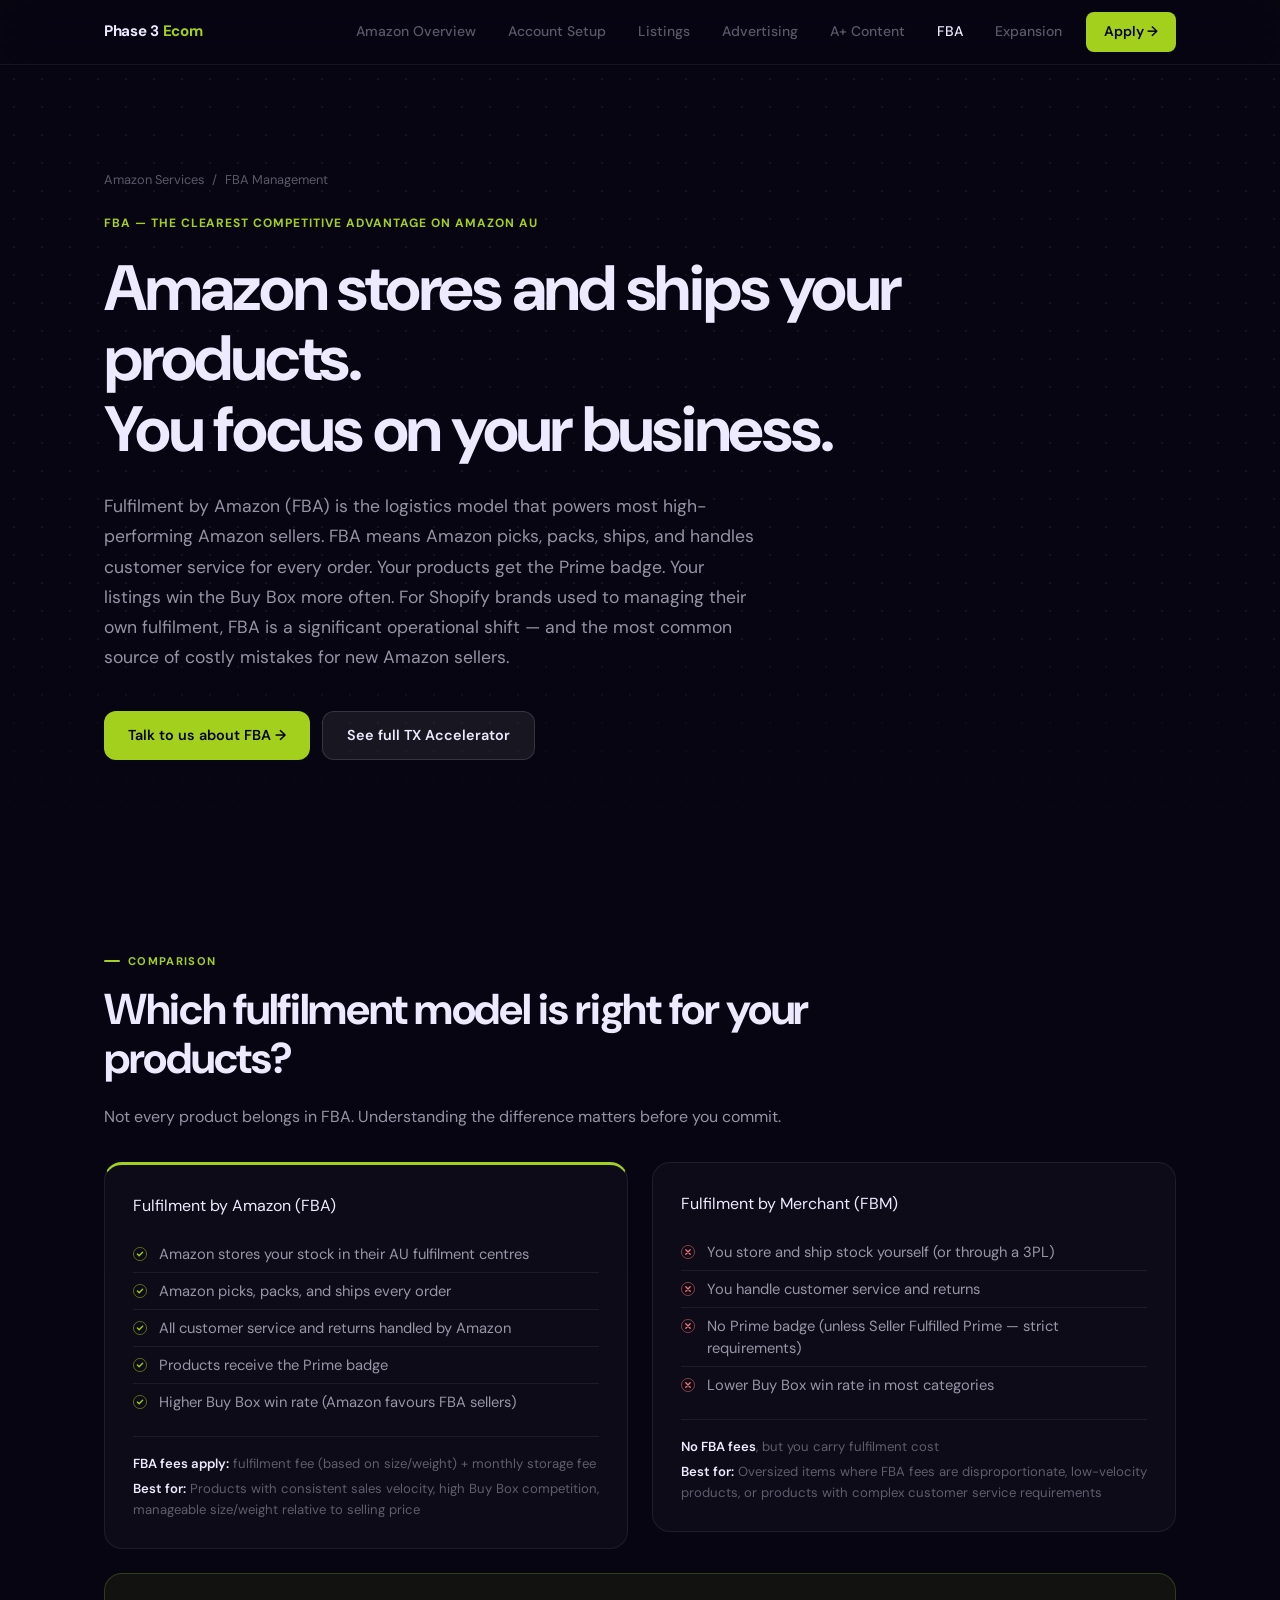
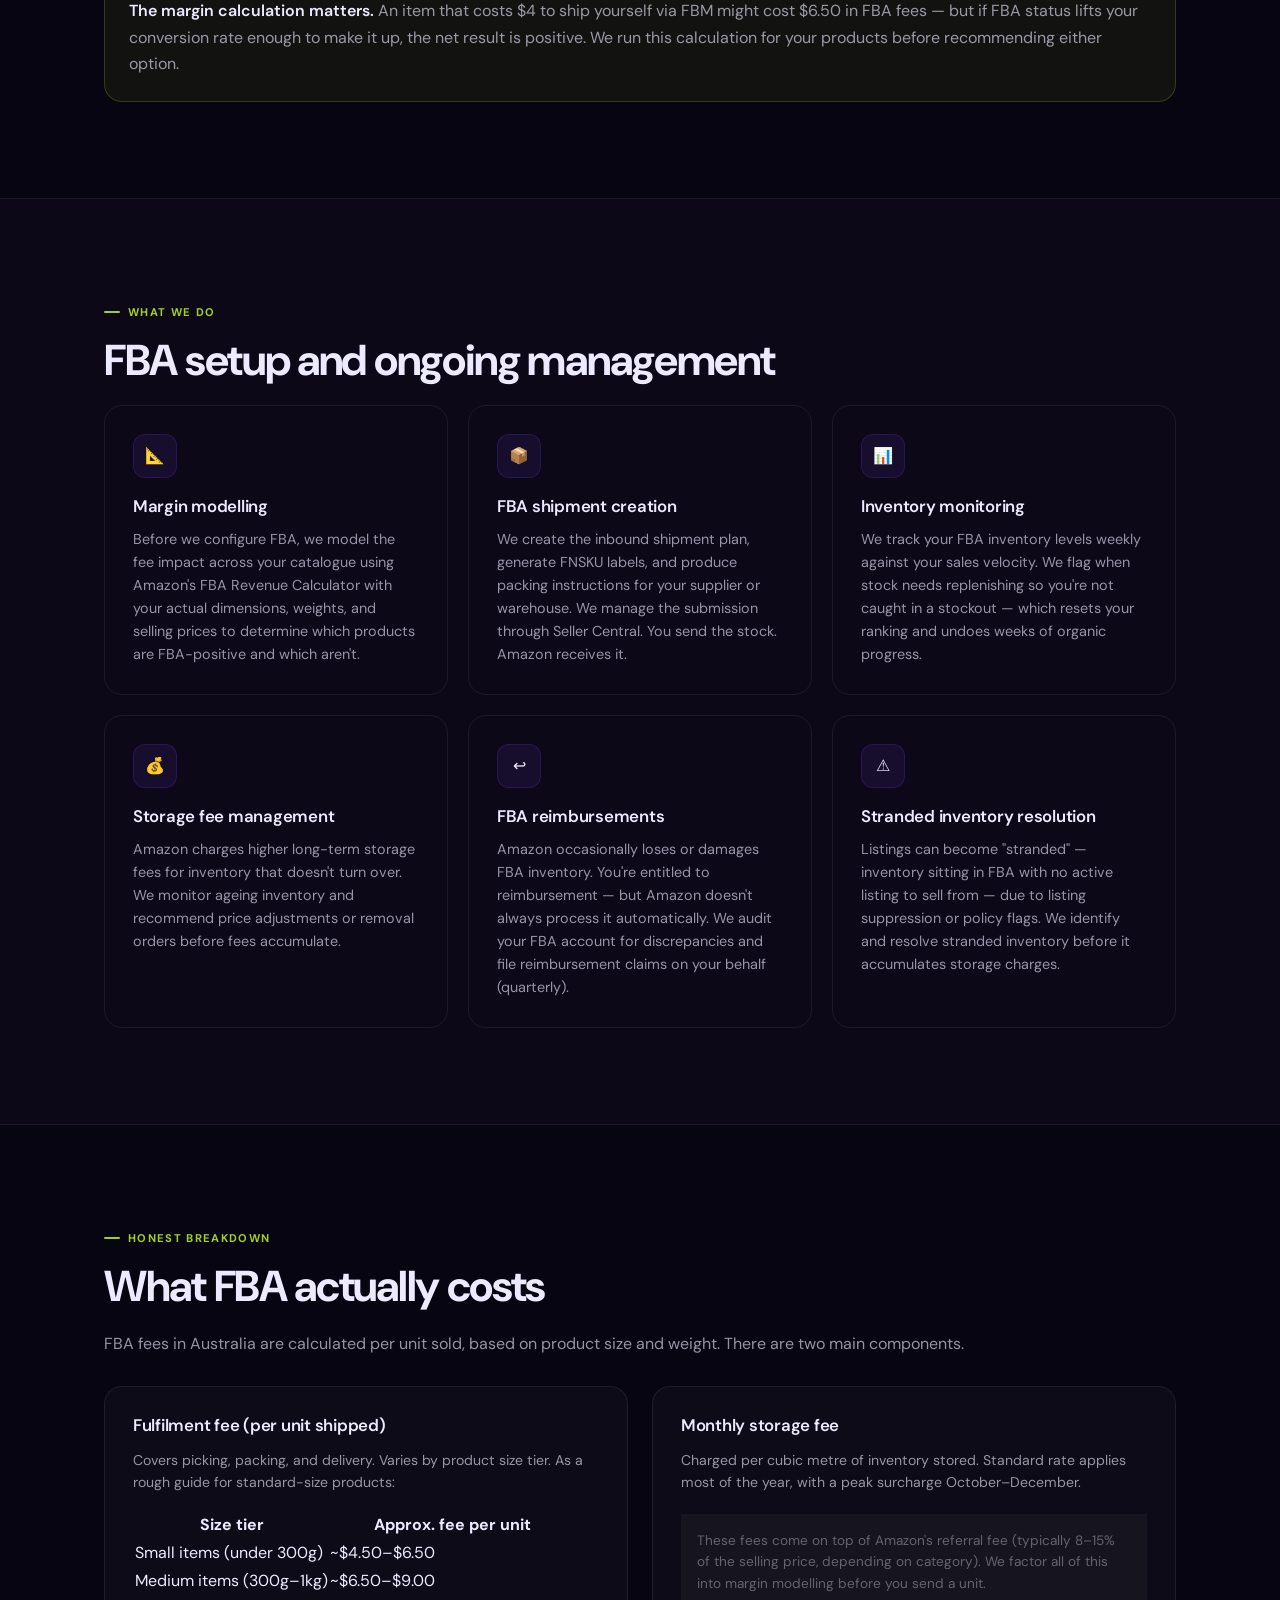
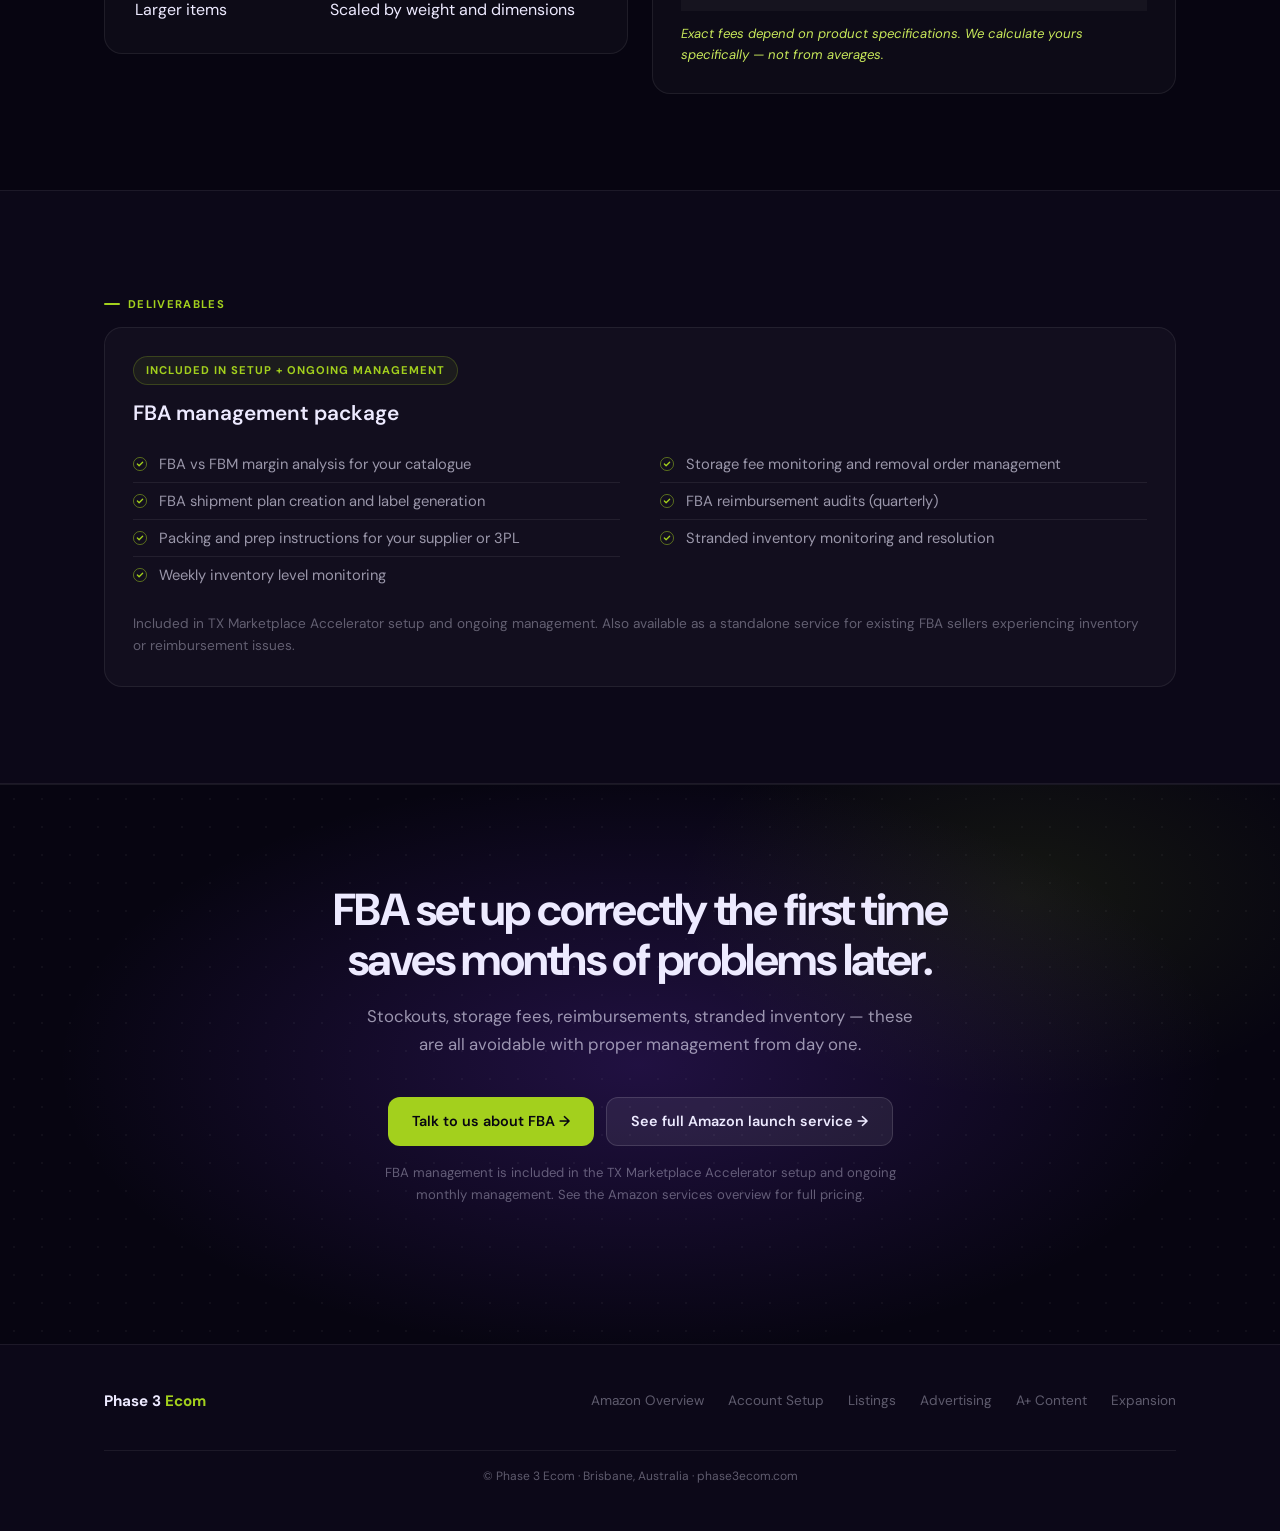
<file: fba-management.html>
<!DOCTYPE html>
<html lang="en-AU">
<head>
  <meta charset="UTF-8">
  <meta name="viewport" content="width=device-width, initial-scale=1.0">
  <title>FBA Management & Fulfilment — Phase 3 Ecom</title>
  <meta name="description" content="Amazon FBA setup and management for Australian sellers. Margin modelling, shipment creation, inventory monitoring, reimbursement audits. Done correctly from the start.">
  <link rel="stylesheet" href="styles.css">
</head>
<body>

<nav class="nav">
  <div class="nav-inner">
    <div class="nav-logo">Phase 3 <span>Ecom</span></div>
    <div class="nav-links">
      <a href="index.html">Amazon Overview</a>
      <a href="account-setup.html">Account Setup</a>
      <a href="listing-optimisation.html">Listings</a>
      <a href="amazon-advertising.html">Advertising</a>
      <a href="aplus-content.html">A+ Content</a>
      <a href="fba-management.html" class="active">FBA</a>
      <a href="marketplace-expansion.html">Expansion</a>
      <a href="https://phase3ecom.com" class="nav-cta">Apply →</a>
    </div>
  </div>
</nav>

<!-- HERO -->
<section class="hero">
  <div class="container">
    <div class="breadcrumb">
      <a href="index.html">Amazon Services</a>
      <span>/</span>
      <span>FBA Management</span>
    </div>
    <div class="hero-label">FBA — the clearest competitive advantage on Amazon AU</div>
    <h1>
      Amazon stores and ships your products.
      <span class="break">You focus on your business.</span>
    </h1>
    <p class="hero-sub">
      Fulfilment by Amazon (FBA) is the logistics model that powers most high-performing Amazon sellers. FBA means Amazon picks, packs, ships, and handles customer service for every order. Your products get the Prime badge. Your listings win the Buy Box more often. For Shopify brands used to managing their own fulfilment, FBA is a significant operational shift — and the most common source of costly mistakes for new Amazon sellers.
    </p>
    <div class="hero-actions">
      <a href="https://phase3ecom.com" class="btn btn-primary">Talk to us about FBA →</a>
      <a href="index.html" class="btn btn-secondary">See full TX Accelerator</a>
    </div>
  </div>
</section>

<!-- FBA VS FBM -->
<section class="section">
  <div class="container">
    <div class="section-tag">Comparison</div>
    <h2 class="section-title">Which fulfilment model is right for your products?</h2>
    <p style="margin-bottom: 32px;">Not every product belongs in FBA. Understanding the difference matters before you commit.</p>

    <div class="two-col" style="gap: 24px;">
      <div class="card" style="border-top: 3px solid var(--accent);">
        <div style="margin-bottom: 16px;">
          <span class="comparison-label label-good">Fulfilment by Amazon (FBA)</span>
        </div>
        <ul class="check-list" style="margin-bottom: 16px;">
          <li>Amazon stores your stock in their AU fulfilment centres</li>
          <li>Amazon picks, packs, and ships every order</li>
          <li>All customer service and returns handled by Amazon</li>
          <li>Products receive the Prime badge</li>
          <li>Higher Buy Box win rate (Amazon favours FBA sellers)</li>
        </ul>
        <div style="padding-top: 16px; border-top: 1px solid var(--border);">
          <p style="font-size: 0.82rem; color: var(--text-muted);"><strong>FBA fees apply:</strong> fulfilment fee (based on size/weight) + monthly storage fee</p>
          <p style="font-size: 0.82rem; color: var(--text-muted); margin-top: 4px;"><strong>Best for:</strong> Products with consistent sales velocity, high Buy Box competition, manageable size/weight relative to selling price</p>
        </div>
      </div>
      <div class="card">
        <div style="margin-bottom: 16px;">
          <span class="comparison-label label-bad">Fulfilment by Merchant (FBM)</span>
        </div>
        <ul class="check-list x-list" style="margin-bottom: 16px;">
          <li>You store and ship stock yourself (or through a 3PL)</li>
          <li>You handle customer service and returns</li>
          <li>No Prime badge (unless Seller Fulfilled Prime — strict requirements)</li>
          <li>Lower Buy Box win rate in most categories</li>
        </ul>
        <div style="padding-top: 16px; border-top: 1px solid var(--border);">
          <p style="font-size: 0.82rem; color: var(--text-muted);"><strong>No FBA fees</strong>, but you carry fulfilment cost</p>
          <p style="font-size: 0.82rem; color: var(--text-muted); margin-top: 4px;"><strong>Best for:</strong> Oversized items where FBA fees are disproportionate, low-velocity products, or products with complex customer service requirements</p>
        </div>
      </div>
    </div>

    <div style="margin-top: 24px; padding: 24px; background: var(--accent-dim); border: 1px solid var(--accent-border); border-radius: var(--radius-lg);">
      <p><strong>The margin calculation matters.</strong> An item that costs $4 to ship yourself via FBM might cost $6.50 in FBA fees — but if FBA status lifts your conversion rate enough to make it up, the net result is positive. We run this calculation for your products before recommending either option.</p>
    </div>
  </div>
</section>

<!-- WHAT WE DO -->
<section class="section section-alt">
  <div class="container">
    <div class="section-tag">What we do</div>
    <h2 class="section-title">FBA setup and ongoing management</h2>

    <div class="card-grid">
      <div class="card" style="background: var(--bg-primary);">
        <div class="card-icon">📐</div>
        <h3>Margin modelling</h3>
        <p>Before we configure FBA, we model the fee impact across your catalogue using Amazon's FBA Revenue Calculator with your actual dimensions, weights, and selling prices to determine which products are FBA-positive and which aren't.</p>
      </div>
      <div class="card" style="background: var(--bg-primary);">
        <div class="card-icon">📦</div>
        <h3>FBA shipment creation</h3>
        <p>We create the inbound shipment plan, generate FNSKU labels, and produce packing instructions for your supplier or warehouse. We manage the submission through Seller Central. You send the stock. Amazon receives it.</p>
      </div>
      <div class="card" style="background: var(--bg-primary);">
        <div class="card-icon">📊</div>
        <h3>Inventory monitoring</h3>
        <p>We track your FBA inventory levels weekly against your sales velocity. We flag when stock needs replenishing so you're not caught in a stockout — which resets your ranking and undoes weeks of organic progress.</p>
      </div>
      <div class="card" style="background: var(--bg-primary);">
        <div class="card-icon">💰</div>
        <h3>Storage fee management</h3>
        <p>Amazon charges higher long-term storage fees for inventory that doesn't turn over. We monitor ageing inventory and recommend price adjustments or removal orders before fees accumulate.</p>
      </div>
      <div class="card" style="background: var(--bg-primary);">
        <div class="card-icon">↩</div>
        <h3>FBA reimbursements</h3>
        <p>Amazon occasionally loses or damages FBA inventory. You're entitled to reimbursement — but Amazon doesn't always process it automatically. We audit your FBA account for discrepancies and file reimbursement claims on your behalf (quarterly).</p>
      </div>
      <div class="card" style="background: var(--bg-primary);">
        <div class="card-icon">⚠</div>
        <h3>Stranded inventory resolution</h3>
        <p>Listings can become "stranded" — inventory sitting in FBA with no active listing to sell from — due to listing suppression or policy flags. We identify and resolve stranded inventory before it accumulates storage charges.</p>
      </div>
    </div>
  </div>
</section>

<!-- FBA FEES -->
<section class="section">
  <div class="container">
    <div class="section-tag">Honest breakdown</div>
    <h2 class="section-title">What FBA actually costs</h2>
    <p style="margin-bottom: 28px;">FBA fees in Australia are calculated per unit sold, based on product size and weight. There are two main components.</p>

    <div class="two-col" style="gap: 24px;">
      <div class="card">
        <h3 style="margin-bottom: 12px;">Fulfilment fee (per unit shipped)</h3>
        <p style="font-size: 0.88rem; margin-bottom: 16px;">Covers picking, packing, and delivery. Varies by product size tier. As a rough guide for standard-size products:</p>
        <div class="table-wrap">
          <table>
            <thead>
              <tr><th>Size tier</th><th>Approx. fee per unit</th></tr>
            </thead>
            <tbody>
              <tr><td>Small items (under 300g)</td><td>~$4.50–$6.50</td></tr>
              <tr><td>Medium items (300g–1kg)</td><td>~$6.50–$9.00</td></tr>
              <tr><td>Larger items</td><td>Scaled by weight and dimensions</td></tr>
            </tbody>
          </table>
        </div>
      </div>
      <div class="card">
        <h3 style="margin-bottom: 12px;">Monthly storage fee</h3>
        <p style="font-size: 0.88rem;">Charged per cubic metre of inventory stored. Standard rate applies most of the year, with a peak surcharge October–December.</p>
        <div style="margin-top: 20px; padding: 16px; background: var(--bg-secondary); border-radius: var(--radius);">
          <p style="font-size: 0.85rem; color: var(--text-muted);">These fees come on top of Amazon's referral fee (typically 8–15% of the selling price, depending on category). We factor all of this into margin modelling before you send a unit.</p>
        </div>
        <p style="margin-top: 12px; font-size: 0.82rem; color: var(--accent-light); font-style: italic;">Exact fees depend on product specifications. We calculate yours specifically — not from averages.</p>
      </div>
    </div>
  </div>
</section>

<!-- DELIVERABLES -->
<section class="section section-alt">
  <div class="container">
    <div class="section-tag">Deliverables</div>
    <div class="guarantee-block">
      <div class="guarantee-badge">Included in setup + ongoing management</div>
      <h3 style="font-size: 1.3rem; margin-bottom: 20px;">FBA management package</h3>
      <div class="two-col" style="gap: 40px;">
        <ul class="check-list">
          <li>FBA vs FBM margin analysis for your catalogue</li>
          <li>FBA shipment plan creation and label generation</li>
          <li>Packing and prep instructions for your supplier or 3PL</li>
          <li>Weekly inventory level monitoring</li>
        </ul>
        <ul class="check-list">
          <li>Storage fee monitoring and removal order management</li>
          <li>FBA reimbursement audits (quarterly)</li>
          <li>Stranded inventory monitoring and resolution</li>
        </ul>
      </div>
      <p style="margin-top: 20px; font-size: 0.85rem; color: var(--text-muted);">Included in TX Marketplace Accelerator setup and ongoing management. Also available as a standalone service for existing FBA sellers experiencing inventory or reimbursement issues.</p>
    </div>
  </div>
</section>

<!-- FINAL CTA -->
<div class="cta-block">
  <h2>FBA set up correctly the first time saves months of problems later.</h2>
  <p>Stockouts, storage fees, reimbursements, stranded inventory — these are all avoidable with proper management from day one.</p>
  <div class="btn-group">
    <a href="https://phase3ecom.com" class="btn btn-primary">Talk to us about FBA →</a>
    <a href="index.html" class="btn btn-secondary">See full Amazon launch service →</a>
  </div>
  <p style="margin-top: 16px; font-size: 0.82rem; color: var(--text-muted);">FBA management is included in the TX Marketplace Accelerator setup and ongoing monthly management. See the Amazon services overview for full pricing.</p>
</div>

<footer class="footer">
  <div class="footer-inner">
    <div class="footer-logo">Phase 3 <span>Ecom</span></div>
    <div class="footer-links">
      <a href="index.html">Amazon Overview</a>
      <a href="account-setup.html">Account Setup</a>
      <a href="listing-optimisation.html">Listings</a>
      <a href="amazon-advertising.html">Advertising</a>
      <a href="aplus-content.html">A+ Content</a>
      <a href="marketplace-expansion.html">Expansion</a>
    </div>
    <div class="footer-copy">© Phase 3 Ecom · Brisbane, Australia · <a href="https://phase3ecom.com">phase3ecom.com</a></div>
  </div>
</footer>

</body>
</html>
</file>
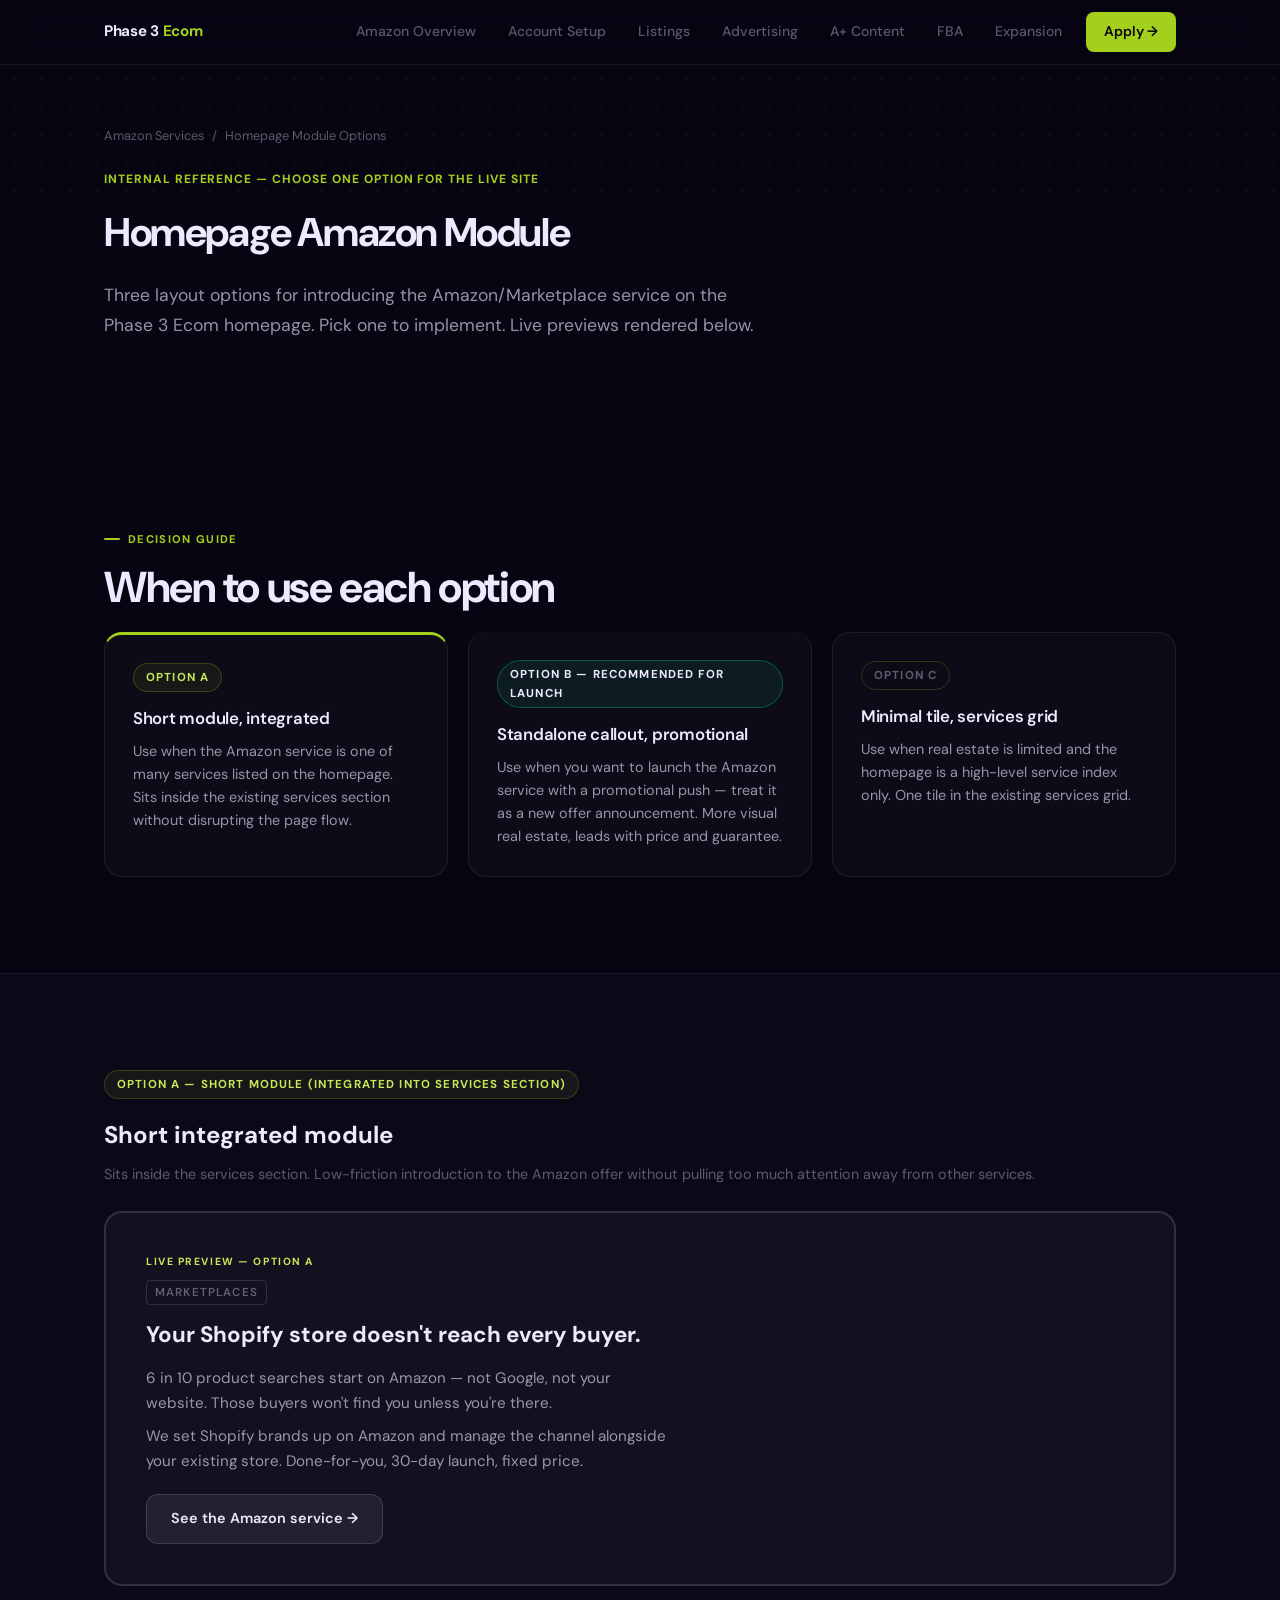
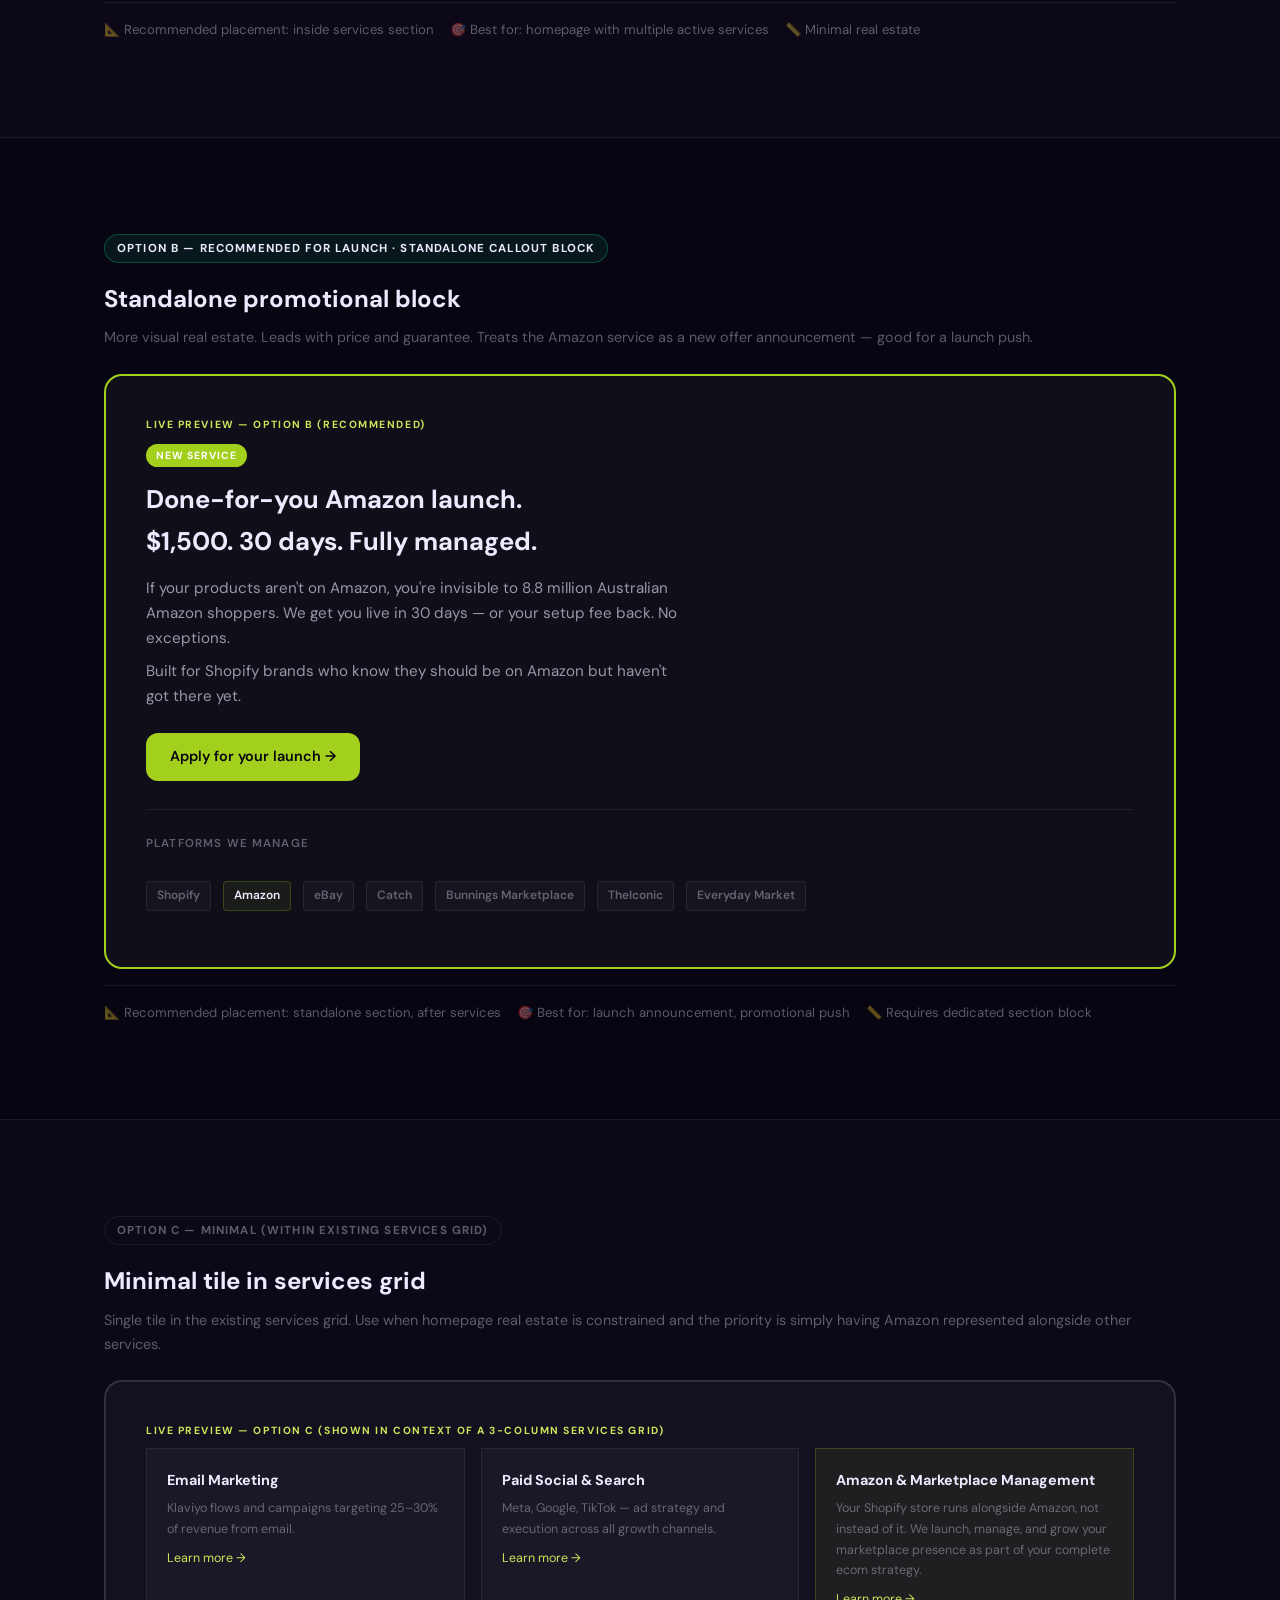
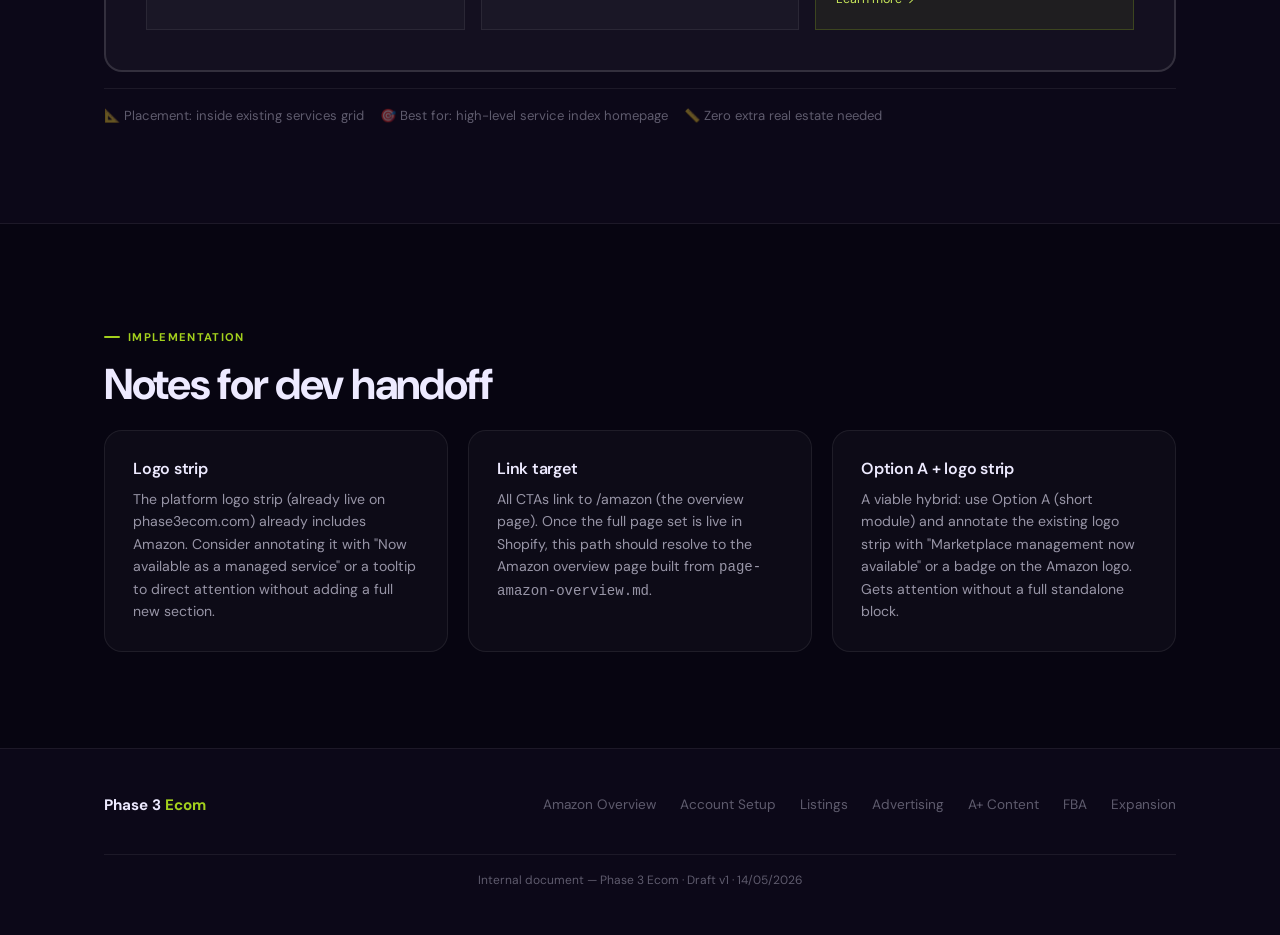
<file: homepage-module.html>
<!DOCTYPE html>
<html lang="en-AU">
<head>
  <meta charset="UTF-8">
  <meta name="viewport" content="width=device-width, initial-scale=1.0">
  <title>Homepage Amazon Module — Options — Phase 3 Ecom</title>
  <meta name="description" content="Homepage module design options A, B, C for the Phase 3 Ecom Amazon/Marketplace service announcement. Internal reference document.">
  <link rel="stylesheet" href="styles.css">
  <style>
    .option-label {
      display: inline-flex;
      align-items: center;
      gap: 8px;
      font-size: 0.72rem;
      font-weight: 700;
      text-transform: uppercase;
      letter-spacing: 0.1em;
      color: var(--accent-light);
      background: var(--accent-dim);
      border: 1px solid var(--accent-border);
      padding: 4px 12px;
      border-radius: 100px;
      margin-bottom: 16px;
    }
    .preview-frame {
      background: var(--bg-secondary);
      border: 2px solid var(--border-light);
      border-radius: var(--radius-lg);
      padding: 40px;
      margin-top: 20px;
    }
    .preview-frame.recommended {
      border-color: var(--accent);
    }
    .preview-label {
      font-size: 0.65rem;
      font-weight: 700;
      text-transform: uppercase;
      letter-spacing: 0.15em;
      color: var(--accent-light);
      margin-bottom: 8px;
    }
    .module-tag {
      font-size: 0.72rem;
      font-weight: 600;
      text-transform: uppercase;
      letter-spacing: 0.1em;
      color: var(--text-muted);
      border: 1px solid var(--border-light);
      display: inline-block;
      padding: 2px 8px;
      border-radius: 4px;
      margin-bottom: 12px;
    }
    .module-new-tag {
      background: var(--accent);
      color: #fff;
      font-size: 0.65rem;
      font-weight: 700;
      text-transform: uppercase;
      letter-spacing: 0.1em;
      display: inline-block;
      padding: 3px 10px;
      border-radius: 100px;
      margin-bottom: 12px;
    }
    .option-meta {
      display: flex;
      gap: 16px;
      flex-wrap: wrap;
      font-size: 0.82rem;
      color: var(--text-muted);
      margin-top: 16px;
      padding-top: 16px;
      border-top: 1px solid var(--border);
    }
    .option-meta span { display: flex; align-items: center; gap: 6px; }
    .tile-grid {
      display: grid;
      grid-template-columns: repeat(3, 1fr);
      gap: 16px;
    }
    .service-tile {
      background: var(--bg-card);
      border: 1px solid var(--border);
      border-radius: var(--radius);
      padding: 20px;
    }
    .service-tile h4 { font-size: 0.9rem; margin-bottom: 6px; }
    .service-tile p { font-size: 0.78rem; color: var(--text-muted); margin: 0; }
    .service-tile.highlight { border-color: var(--accent-border); background: var(--accent-dim); }
    .logo-strip {
      display: flex;
      gap: 12px;
      flex-wrap: wrap;
      align-items: center;
      padding: 16px 0;
    }
    .logo-chip {
      font-size: 0.75rem;
      font-weight: 600;
      color: var(--text-muted);
      background: var(--bg-card);
      border: 1px solid var(--border);
      padding: 4px 10px;
      border-radius: 4px;
    }
    .logo-chip.active { color: var(--text-primary); border-color: var(--accent-border); background: var(--accent-dim); }
  </style>
</head>
<body>

<nav class="nav">
  <div class="nav-inner">
    <div class="nav-logo">Phase 3 <span>Ecom</span></div>
    <div class="nav-links">
      <a href="index.html">Amazon Overview</a>
      <a href="account-setup.html">Account Setup</a>
      <a href="listing-optimisation.html">Listings</a>
      <a href="amazon-advertising.html">Advertising</a>
      <a href="aplus-content.html">A+ Content</a>
      <a href="fba-management.html">FBA</a>
      <a href="marketplace-expansion.html">Expansion</a>
      <a href="https://phase3ecom.com" class="nav-cta">Apply →</a>
    </div>
  </div>
</nav>

<!-- HEADER -->
<section class="hero" style="padding: 60px 0 48px;">
  <div class="container">
    <div class="breadcrumb">
      <a href="index.html">Amazon Services</a>
      <span>/</span>
      <span>Homepage Module Options</span>
    </div>
    <div class="hero-label">Internal reference — choose one option for the live site</div>
    <h1 style="font-size: clamp(1.8rem, 3.5vw, 2.5rem);">Homepage Amazon Module</h1>
    <p class="hero-sub">Three layout options for introducing the Amazon/Marketplace service on the Phase 3 Ecom homepage. Pick one to implement. Live previews rendered below.</p>
  </div>
</section>

<!-- RECOMMENDATION SUMMARY -->
<section class="section">
  <div class="container">
    <div class="section-tag">Decision guide</div>
    <h2 class="section-title" style="margin-bottom: 20px;">When to use each option</h2>
    <div class="card-grid">
      <div class="card" style="border-top: 3px solid var(--accent);">
        <div class="option-label">Option A</div>
        <h3>Short module, integrated</h3>
        <p>Use when the Amazon service is one of many services listed on the homepage. Sits inside the existing services section without disrupting the page flow.</p>
      </div>
      <div class="card" style="border-top: 3px solid var(--green);">
        <div class="option-label" style="background: rgba(16,185,129,0.1); border-color: rgba(16,185,129,0.35); color: var(--green);">Option B — Recommended for launch</div>
        <h3>Standalone callout, promotional</h3>
        <p>Use when you want to launch the Amazon service with a promotional push — treat it as a new offer announcement. More visual real estate, leads with price and guarantee.</p>
      </div>
      <div class="card">
        <div class="option-label" style="color: var(--text-muted); background: transparent;">Option C</div>
        <h3>Minimal tile, services grid</h3>
        <p>Use when real estate is limited and the homepage is a high-level service index only. One tile in the existing services grid.</p>
      </div>
    </div>
  </div>
</section>

<!-- OPTION A -->
<section class="section section-alt">
  <div class="container">
    <div style="display: flex; align-items: center; justify-content: space-between; margin-bottom: 8px; flex-wrap: wrap; gap: 12px;">
      <div>
        <div class="option-label">Option A — Short module (integrated into services section)</div>
        <h2 style="font-size: 1.5rem;">Short integrated module</h2>
      </div>
    </div>
    <p style="color: var(--text-muted); font-size: 0.9rem; margin-bottom: 24px;">Sits inside the services section. Low-friction introduction to the Amazon offer without pulling too much attention away from other services.</p>

    <!-- LIVE PREVIEW -->
    <div class="preview-frame">
      <div class="preview-label">Live preview — Option A</div>
      <div class="module-tag">Marketplaces</div>
      <h3 style="font-size: 1.4rem; margin-bottom: 12px;">Your Shopify store doesn't reach every buyer.</h3>
      <p style="max-width: 520px; color: var(--text-secondary); font-size: 0.95rem;">6 in 10 product searches start on Amazon — not Google, not your website. Those buyers won't find you unless you're there.</p>
      <p style="max-width: 520px; color: var(--text-secondary); font-size: 0.95rem; margin-top: 8px;">We set Shopify brands up on Amazon and manage the channel alongside your existing store. Done-for-you, 30-day launch, fixed price.</p>
      <a href="index.html" class="btn btn-secondary" style="margin-top: 20px; display: inline-flex;">See the Amazon service →</a>
    </div>

    <div class="option-meta">
      <span>📐 Recommended placement: inside services section</span>
      <span>🎯 Best for: homepage with multiple active services</span>
      <span>📏 Minimal real estate</span>
    </div>
  </div>
</section>

<!-- OPTION B -->
<section class="section">
  <div class="container">
    <div style="display: flex; align-items: center; justify-content: space-between; margin-bottom: 8px; flex-wrap: wrap; gap: 12px;">
      <div>
        <div class="option-label" style="background: rgba(16,185,129,0.1); border-color: rgba(16,185,129,0.35); color: var(--green);">Option B — Recommended for launch · Standalone callout block</div>
        <h2 style="font-size: 1.5rem;">Standalone promotional block</h2>
      </div>
    </div>
    <p style="color: var(--text-muted); font-size: 0.9rem; margin-bottom: 24px;">More visual real estate. Leads with price and guarantee. Treats the Amazon service as a new offer announcement — good for a launch push.</p>

    <!-- LIVE PREVIEW -->
    <div class="preview-frame recommended">
      <div class="preview-label">Live preview — Option B (Recommended)</div>
      <div class="module-new-tag">New service</div>
      <h3 style="font-size: 1.6rem; margin-bottom: 12px; max-width: 480px;">Done-for-you Amazon launch.<br>$1,500. 30 days. Fully managed.</h3>
      <p style="max-width: 540px; color: var(--text-secondary); font-size: 0.95rem;">If your products aren't on Amazon, you're invisible to 8.8 million Australian Amazon shoppers. We get you live in 30 days — or your setup fee back. No exceptions.</p>
      <p style="max-width: 540px; color: var(--text-secondary); font-size: 0.95rem; margin-top: 8px;">Built for Shopify brands who know they should be on Amazon but haven't got there yet.</p>
      <a href="index.html" class="btn btn-primary" style="margin-top: 24px; display: inline-flex;">Apply for your launch →</a>

      <div style="margin-top: 28px; padding-top: 24px; border-top: 1px solid var(--border);">
        <p style="font-size: 0.72rem; font-weight: 600; text-transform: uppercase; letter-spacing: 0.1em; color: var(--text-muted); margin-bottom: 12px;">Platforms we manage</p>
        <div class="logo-strip">
          <span class="logo-chip">Shopify</span>
          <span class="logo-chip active">Amazon</span>
          <span class="logo-chip">eBay</span>
          <span class="logo-chip">Catch</span>
          <span class="logo-chip">Bunnings Marketplace</span>
          <span class="logo-chip">TheIconic</span>
          <span class="logo-chip">Everyday Market</span>
        </div>
      </div>
    </div>

    <div class="option-meta">
      <span>📐 Recommended placement: standalone section, after services</span>
      <span>🎯 Best for: launch announcement, promotional push</span>
      <span>📏 Requires dedicated section block</span>
    </div>
  </div>
</section>

<!-- OPTION C -->
<section class="section section-alt">
  <div class="container">
    <div style="margin-bottom: 8px;">
      <div class="option-label" style="color: var(--text-muted); background: transparent; border-color: var(--border);">Option C — Minimal (within existing services grid)</div>
      <h2 style="font-size: 1.5rem;">Minimal tile in services grid</h2>
    </div>
    <p style="color: var(--text-muted); font-size: 0.9rem; margin-bottom: 24px;">Single tile in the existing services grid. Use when homepage real estate is constrained and the priority is simply having Amazon represented alongside other services.</p>

    <!-- LIVE PREVIEW -->
    <div class="preview-frame">
      <div class="preview-label">Live preview — Option C (shown in context of a 3-column services grid)</div>
      <div class="tile-grid">
        <div class="service-tile">
          <h4>Email Marketing</h4>
          <p>Klaviyo flows and campaigns targeting 25–30% of revenue from email.</p>
          <a href="#" style="font-size: 0.78rem; color: var(--accent-light); display: block; margin-top: 8px;">Learn more →</a>
        </div>
        <div class="service-tile">
          <h4>Paid Social & Search</h4>
          <p>Meta, Google, TikTok — ad strategy and execution across all growth channels.</p>
          <a href="#" style="font-size: 0.78rem; color: var(--accent-light); display: block; margin-top: 8px;">Learn more →</a>
        </div>
        <div class="service-tile highlight">
          <h4>Amazon & Marketplace Management</h4>
          <p>Your Shopify store runs alongside Amazon, not instead of it. We launch, manage, and grow your marketplace presence as part of your complete ecom strategy.</p>
          <a href="index.html" style="font-size: 0.78rem; color: var(--accent-light); display: block; margin-top: 8px;">Learn more →</a>
        </div>
      </div>
    </div>

    <div class="option-meta">
      <span>📐 Placement: inside existing services grid</span>
      <span>🎯 Best for: high-level service index homepage</span>
      <span>📏 Zero extra real estate needed</span>
    </div>
  </div>
</section>

<!-- IMPLEMENTATION NOTES -->
<section class="section">
  <div class="container">
    <div class="section-tag">Implementation</div>
    <h2 class="section-title" style="margin-bottom: 20px;">Notes for dev handoff</h2>
    <div class="card-grid">
      <div class="card">
        <h3 style="font-size: 1rem; margin-bottom: 8px;">Logo strip</h3>
        <p style="font-size: 0.88rem;">The platform logo strip (already live on phase3ecom.com) already includes Amazon. Consider annotating it with "Now available as a managed service" or a tooltip to direct attention without adding a full new section.</p>
      </div>
      <div class="card">
        <h3 style="font-size: 1rem; margin-bottom: 8px;">Link target</h3>
        <p style="font-size: 0.88rem;">All CTAs link to /amazon (the overview page). Once the full page set is live in Shopify, this path should resolve to the Amazon overview page built from <code>page-amazon-overview.md</code>.</p>
      </div>
      <div class="card">
        <h3 style="font-size: 1rem; margin-bottom: 8px;">Option A + logo strip</h3>
        <p style="font-size: 0.88rem;">A viable hybrid: use Option A (short module) and annotate the existing logo strip with "Marketplace management now available" or a badge on the Amazon logo. Gets attention without a full standalone block.</p>
      </div>
    </div>
  </div>
</section>

<footer class="footer">
  <div class="footer-inner">
    <div class="footer-logo">Phase 3 <span>Ecom</span></div>
    <div class="footer-links">
      <a href="index.html">Amazon Overview</a>
      <a href="account-setup.html">Account Setup</a>
      <a href="listing-optimisation.html">Listings</a>
      <a href="amazon-advertising.html">Advertising</a>
      <a href="aplus-content.html">A+ Content</a>
      <a href="fba-management.html">FBA</a>
      <a href="marketplace-expansion.html">Expansion</a>
    </div>
    <div class="footer-copy">Internal document — Phase 3 Ecom · Draft v1 · 14/05/2026</div>
  </div>
</footer>

</body>
</html>
</file>
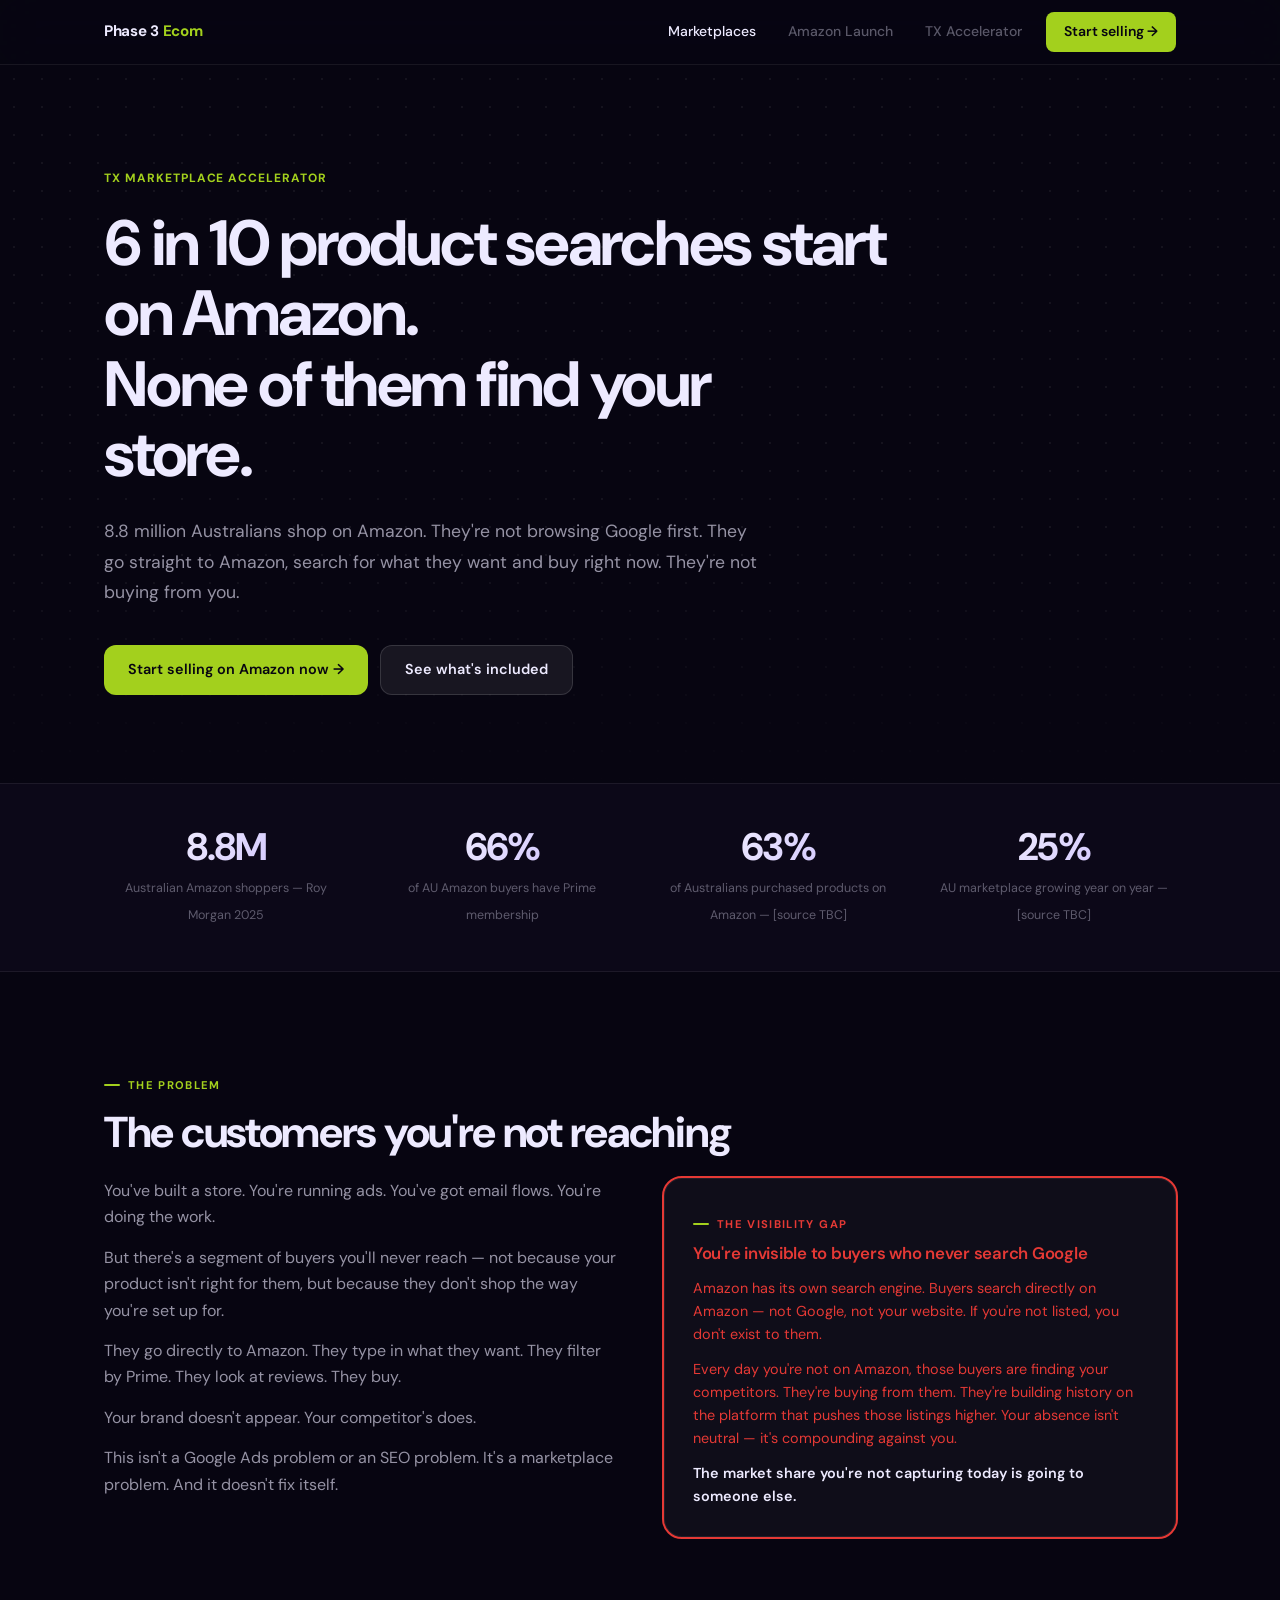
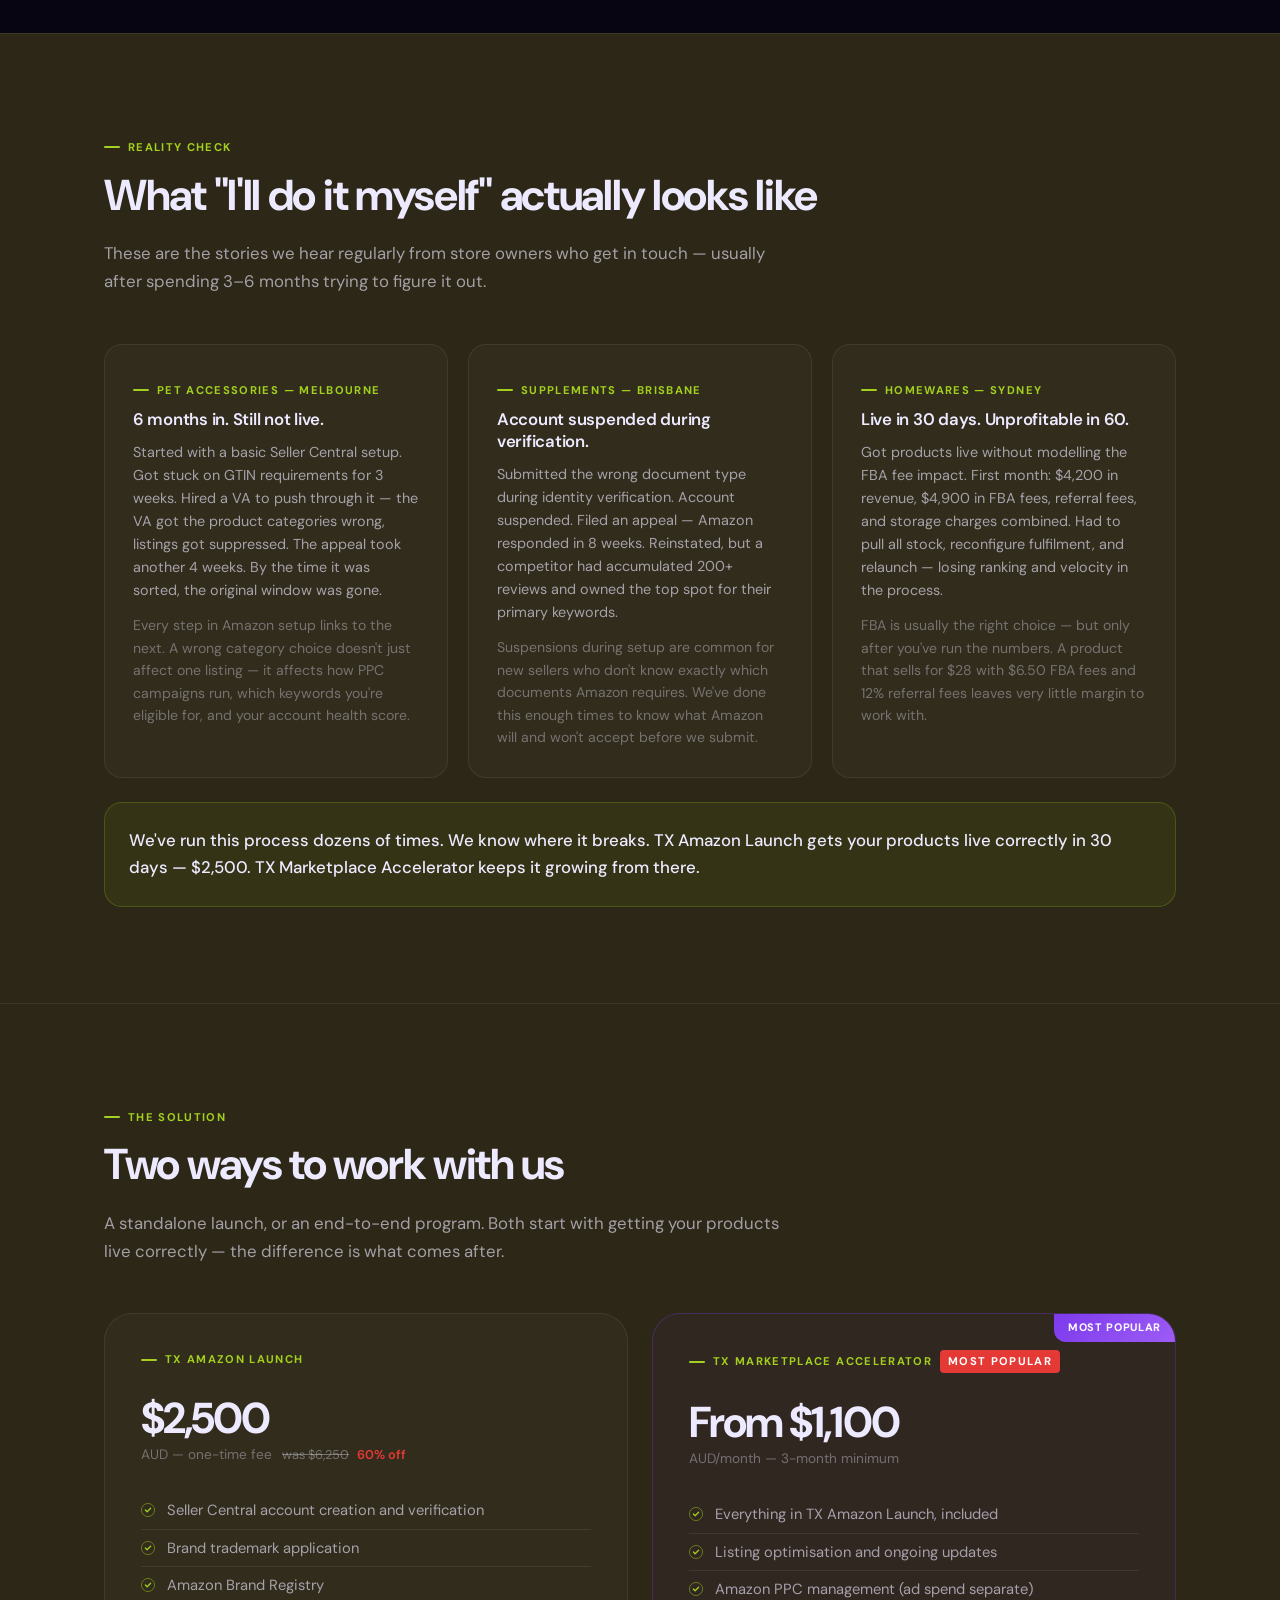
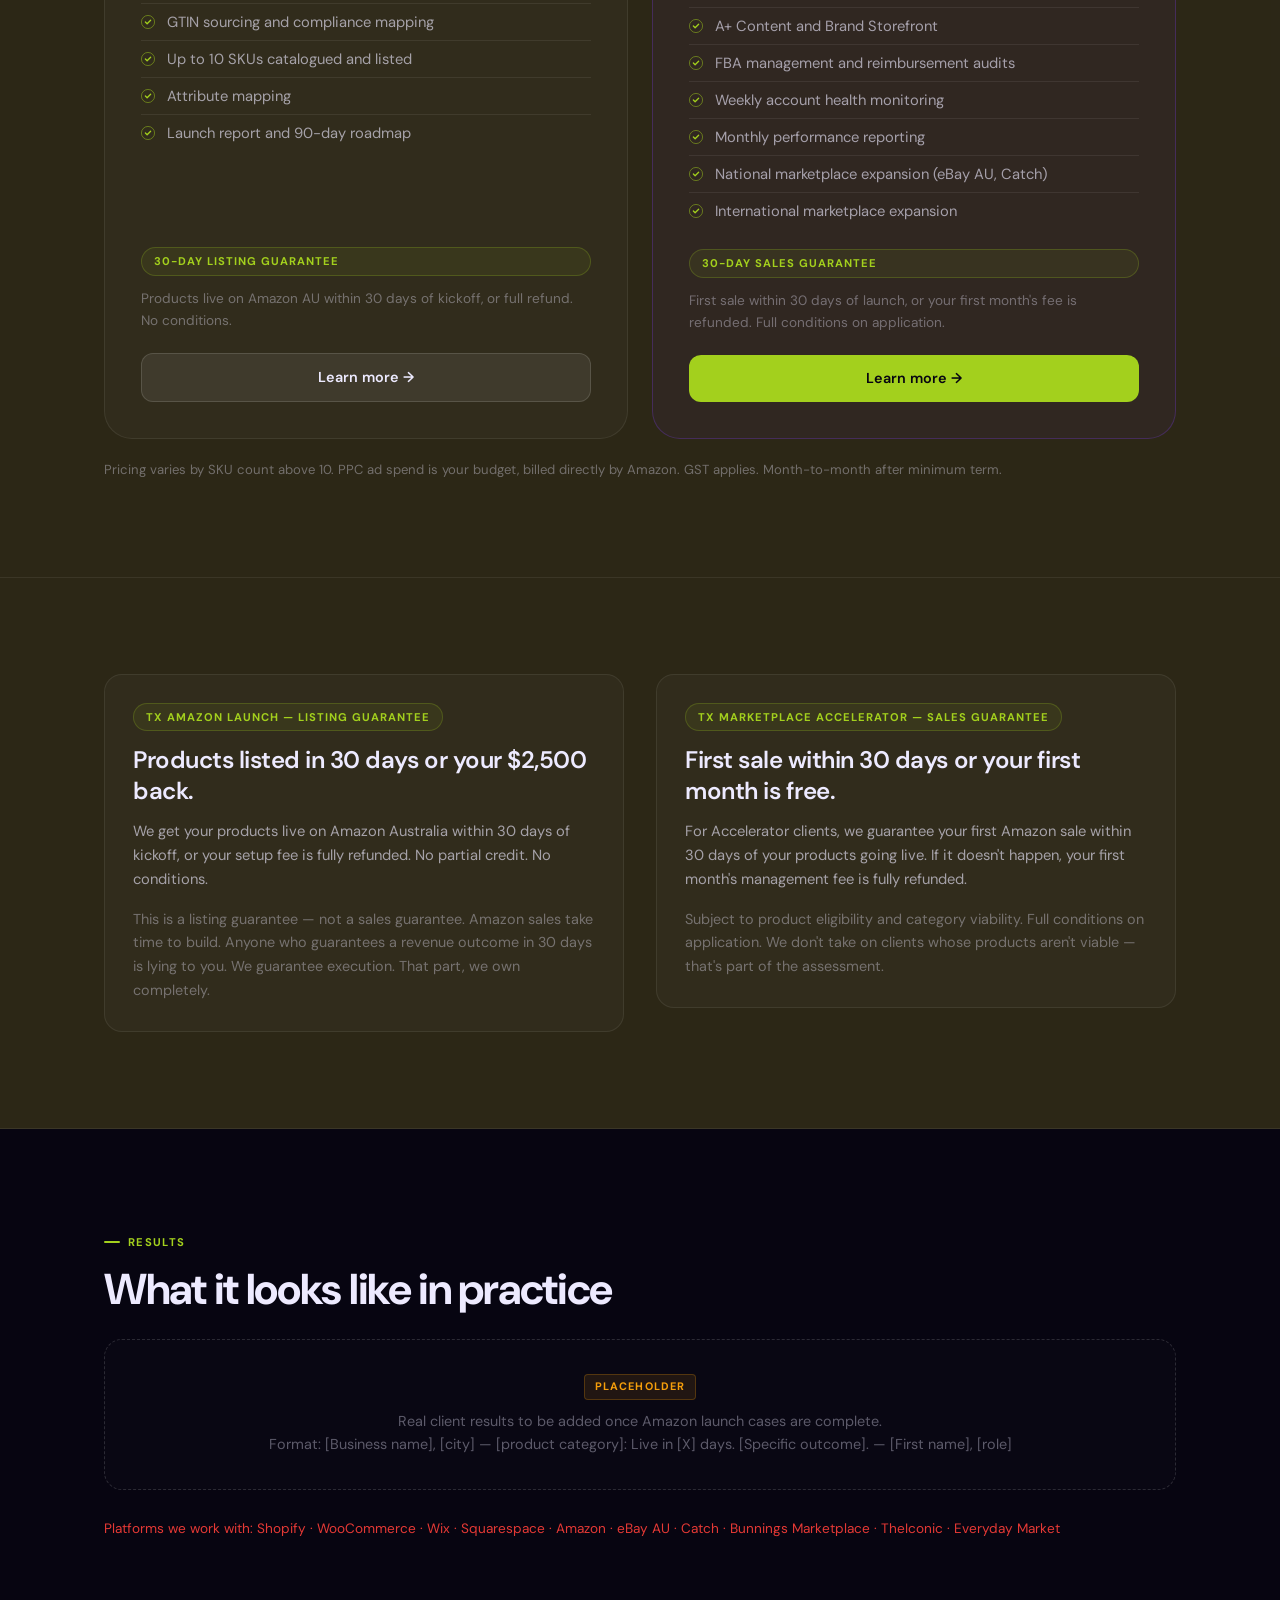
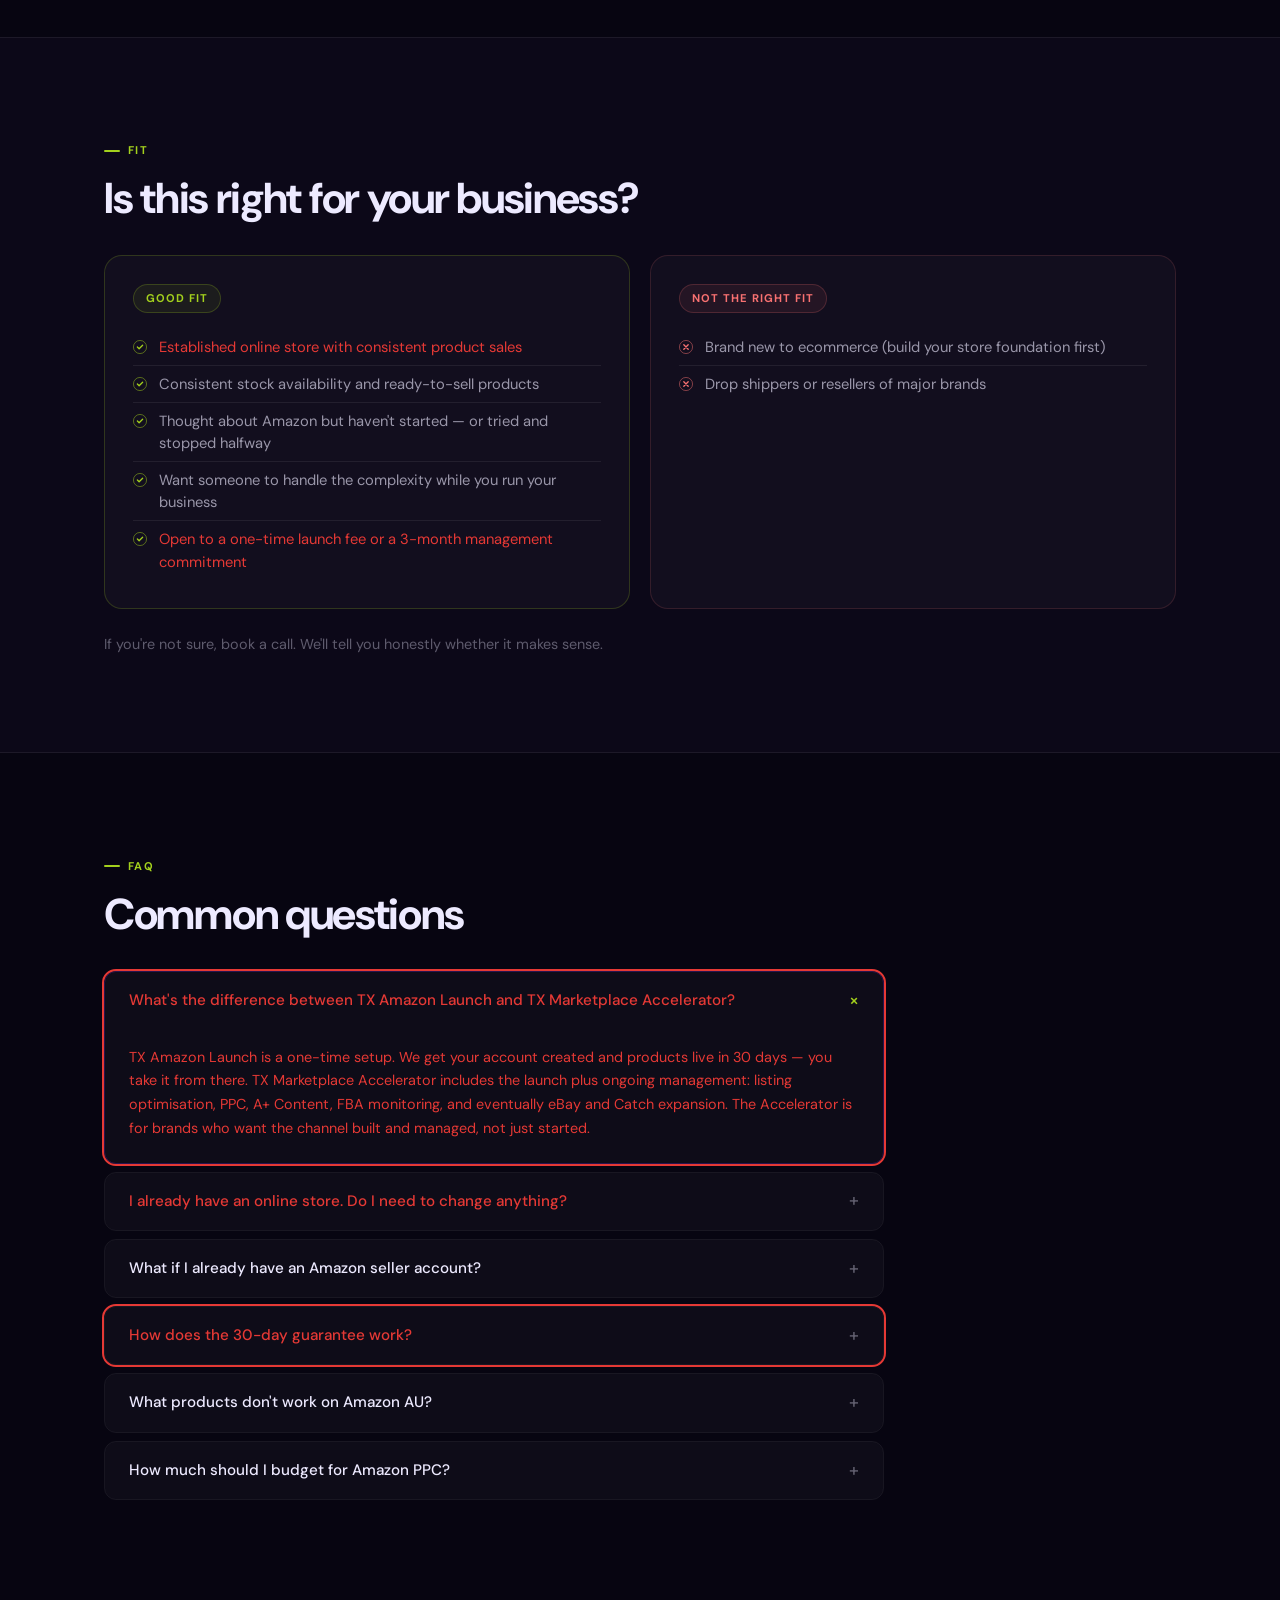
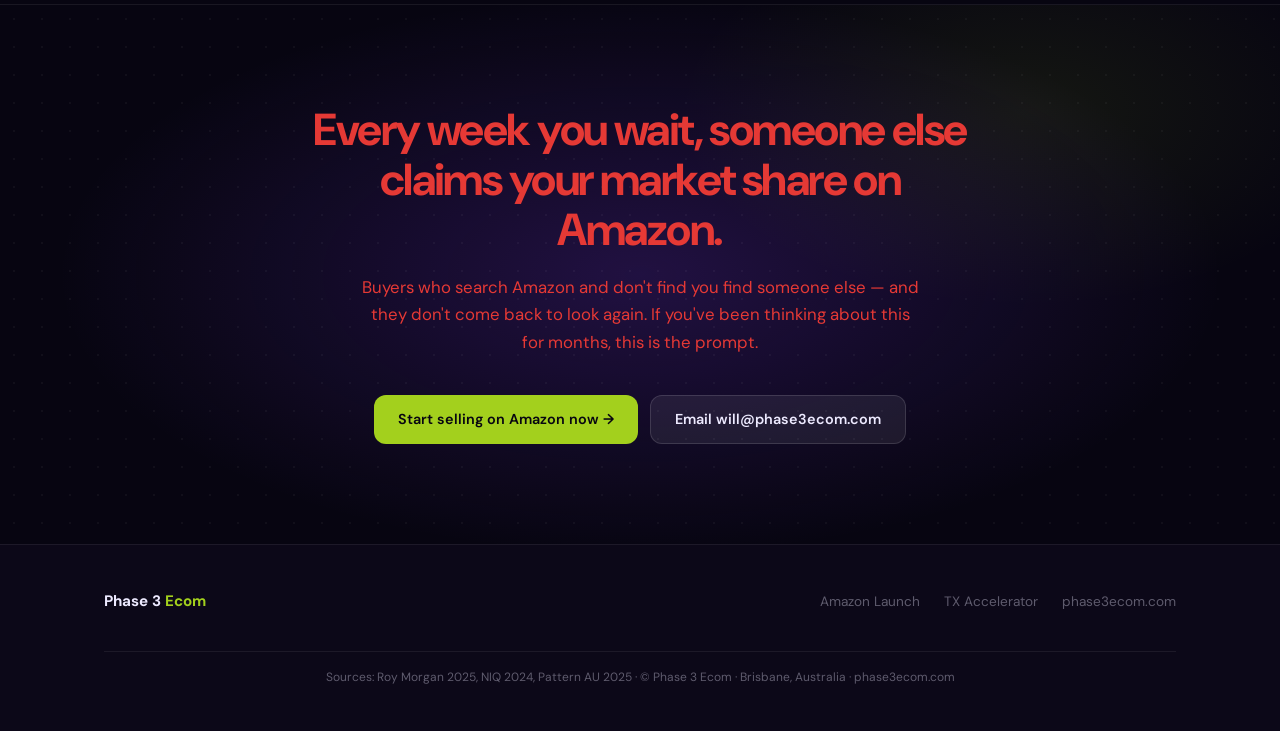
<file: Homepage_v3.html>
<!DOCTYPE html>
<html lang="en-AU">
<head>
  <meta charset="UTF-8">
  <meta name="viewport" content="width=device-width, initial-scale=1.0">
  <title>Amazon Marketplace Services — Phase 3 Ecom</title>
  <meta name="description" content="Done-for-you Amazon launch for Australian online store owners. TX Amazon Launch ($2,500) or TX Marketplace Accelerator (from $1,100/month). Products live in 30 days.">
  <link rel="stylesheet" href="styles.css">
  <style>
    #platform-rotate { display: inline-block; transition: opacity 0.3s ease; }
  </style>
</head>
<body>

<nav class="nav">
  <div class="nav-inner">
    <div class="nav-logo">Phase 3 <span>Ecom</span></div>
    <div class="nav-links">
      <a href="Homepage_v3.html" class="active">Marketplaces</a>
      <a href="Amazon-Launch_v3.html">Amazon Launch</a>
      <a href="TX-Marketplace-Accelerator_v3.html">TX Accelerator</a>
      <a href="https://phase3ecom.com" class="nav-cta">Start selling →</a>
    </div>
  </div>
</nav>

<!-- HERO -->
<section class="hero">
  <div class="container">
    <div class="hero-label">TX Marketplace Accelerator</div>
    <h1>
      6 in 10 product searches start on Amazon.
      <span class="break">None of them find your <span id="platform-rotate">Shopify</span> store.</span>
    </h1>
    <p class="hero-sub">
      8.8 million Australians shop on Amazon. They're not browsing Google first. They go straight to Amazon, search for what they want and buy right now. They're not buying from you.
    </p>
    <div class="hero-actions">
      <a href="https://phase3ecom.com" class="btn btn-primary">Start selling on Amazon now →</a>
      <a href="#services" class="btn btn-secondary">See what's included</a>
    </div>
  </div>
</section>

<!-- STATS STRIP -->
<div class="stats-strip">
  <div class="container">
    <div class="stats-grid">
      <div class="stat">
        <span class="stat-value">8.8M</span>
        <span class="stat-label">Australian Amazon shoppers — Roy Morgan 2025</span>
      </div>
      <div class="stat">
        <span class="stat-value">66%</span>
        <span class="stat-label">of AU Amazon buyers have Prime membership</span>
      </div>
      <div class="stat">
        <span class="stat-value">63%</span>
        <span class="stat-label">of Australians purchased products on Amazon — [source TBC]</span>
      </div>
      <div class="stat">
        <span class="stat-value">25%</span>
        <span class="stat-label">AU marketplace growing year on year — [source TBC]</span>
      </div>
    </div>
  </div>
</div>

<!-- THE PROBLEM -->
<section class="section">
  <div class="container">
    <div class="section-tag">The problem</div>
    <h2 class="section-title">The customers you're not reaching</h2>
    <div class="two-col">
      <div>
        <p>You've built a store. You're running ads. You've got email flows. You're doing the work.</p>
        <p>But there's a segment of buyers you'll never reach — not because your product isn't right for them, but because they don't shop the way you're set up for.</p>
        <p>They go directly to Amazon. They type in what they want. They filter by Prime. They look at reviews. They buy.</p>
        <p>Your brand doesn't appear. Your competitor's does.</p>
        <p>This isn't a Google Ads problem or an SEO problem. It's a marketplace problem. And it doesn't fix itself.</p>
      </div>
      <div>
        <div class="card" style="background: var(--bg-secondary); outline: 2px solid #e53935;">
          <div class="section-tag" style="color:#e53935;">The visibility gap</div>
          <h3 style="margin-bottom: 12px; color:#e53935;">You're invisible to buyers who never search Google</h3>
          <p style="font-size: 0.9rem; color:#e53935;">Amazon has its own search engine. Buyers search directly on Amazon — not Google, not your website. If you're not listed, you don't exist to them.</p>
          <p style="font-size: 0.9rem; margin-top: 12px; color:#e53935;">Every day you're not on Amazon, those buyers are finding your competitors. They're buying from them. They're building history on the platform that pushes those listings higher. Your absence isn't neutral — it's compounding against you.</p>
          <p style="font-size: 0.9rem; margin-top: 12px; color:#e53935;"><strong>The market share you're not capturing today is going to someone else.</strong></p>
        </div>
      </div>
    </div>
  </div>
</section>

<!-- DIY REALITY — 3 case studies -->
<section class="section section-alt" style="background: rgba(255, 235, 59, 0.15);">
  <div class="container">
    <div class="section-tag">Reality check</div>
    <h2 class="section-title">What "I'll do it myself" actually looks like</h2>
    <p class="section-intro">These are the stories we hear regularly from store owners who get in touch — usually after spending 3–6 months trying to figure it out.</p>

    <div class="card-grid">
      <div class="card">
        <div class="section-tag">Pet accessories — Melbourne</div>
        <h3>6 months in. Still not live.</h3>
        <p>Started with a basic Seller Central setup. Got stuck on GTIN requirements for 3 weeks. Hired a VA to push through it — the VA got the product categories wrong, listings got suppressed. The appeal took another 4 weeks. By the time it was sorted, the original window was gone.</p>
        <p style="margin-top: 12px; font-size: 0.88rem; color: var(--text-muted);">Every step in Amazon setup links to the next. A wrong category choice doesn't just affect one listing — it affects how PPC campaigns run, which keywords you're eligible for, and your account health score.</p>
      </div>
      <div class="card">
        <div class="section-tag">Supplements — Brisbane</div>
        <h3>Account suspended during verification.</h3>
        <p>Submitted the wrong document type during identity verification. Account suspended. Filed an appeal — Amazon responded in 8 weeks. Reinstated, but a competitor had accumulated 200+ reviews and owned the top spot for their primary keywords.</p>
        <p style="margin-top: 12px; font-size: 0.88rem; color: var(--text-muted);">Suspensions during setup are common for new sellers who don't know exactly which documents Amazon requires. We've done this enough times to know what Amazon will and won't accept before we submit.</p>
      </div>
      <div class="card">
        <div class="section-tag">Homewares — Sydney</div>
        <h3>Live in 30 days. Unprofitable in 60.</h3>
        <p>Got products live without modelling the FBA fee impact. First month: $4,200 in revenue, $4,900 in FBA fees, referral fees, and storage charges combined. Had to pull all stock, reconfigure fulfilment, and relaunch — losing ranking and velocity in the process.</p>
        <p style="margin-top: 12px; font-size: 0.88rem; color: var(--text-muted);">FBA is usually the right choice — but only after you've run the numbers. A product that sells for $28 with $6.50 FBA fees and 12% referral fees leaves very little margin to work with.</p>
      </div>
    </div>

    <div style="margin-top: 24px; padding: 24px; background: var(--accent-dim); border: 1px solid var(--accent-border); border-radius: var(--radius-lg);">
      <p style="font-size: 1.05rem; color: var(--text-primary); font-weight: 500;">We've run this process dozens of times. We know where it breaks. TX Amazon Launch gets your products live correctly in 30 days — $2,500. TX Marketplace Accelerator keeps it growing from there.</p>
    </div>
  </div>
</section>

<!-- SOLUTION — 2 products -->
<section id="services" class="section" style="background: rgba(255, 235, 59, 0.15);">
  <div class="container">
    <div class="section-tag">The solution</div>
    <h2 class="section-title">Two ways to work with us</h2>
    <p class="section-intro">A standalone launch, or an end-to-end program. Both start with getting your products live correctly — the difference is what comes after.</p>

    <div class="pricing-cards">
      <div class="pricing-card">
        <div class="section-tag">TX Amazon Launch</div>
        <div class="price-amount">$2,500</div>
        <div class="price-period">AUD — one-time fee <span style="font-size: 0.8rem; color: var(--text-muted); text-decoration: line-through; margin-left: 6px;">was $6,250</span> <span style="font-size: 0.8rem; color: #e53935; font-weight: 600; margin-left: 4px;">60% off</span></div>
        <div class="price-features">
          <ul class="check-list">
            <li>Seller Central account creation and verification</li>
            <li>Brand trademark application</li>
            <li>Amazon Brand Registry</li>
            <li>GTIN sourcing and compliance mapping</li>
            <li>Up to 10 SKUs catalogued and listed</li>
            <li>Attribute mapping</li>
            <li>Launch report and 90-day roadmap</li>
          </ul>
        </div>
        <div class="guarantee-badge" style="margin: 20px 0 12px;">30-day listing guarantee</div>
        <p style="font-size: 0.85rem; color: var(--text-muted);">Products live on Amazon AU within 30 days of kickoff, or full refund. No conditions.</p>
        <a href="Amazon-Launch_v3.html" class="btn btn-secondary" style="margin-top: 20px; display: block; text-align: center;">Learn more →</a>
      </div>
      <div class="pricing-card featured">
        <div class="section-tag">TX Marketplace Accelerator <span style="background: #e53935; color: #fff; font-size: 0.7rem; font-weight: 700; padding: 2px 8px; border-radius: 4px; margin-left: 8px; vertical-align: middle;">Most Popular</span></div>
        <div class="price-amount">From $1,100</div>
        <div class="price-period">AUD/month — 3-month minimum</div>
        <div class="price-features">
          <ul class="check-list">
            <li>Everything in TX Amazon Launch, included</li>
            <li>Listing optimisation and ongoing updates</li>
            <li>Amazon PPC management (ad spend separate)</li>
            <li>A+ Content and Brand Storefront</li>
            <li>FBA management and reimbursement audits</li>
            <li>Weekly account health monitoring</li>
            <li>Monthly performance reporting</li>
            <li>National marketplace expansion (eBay AU, Catch)</li>
            <li>International marketplace expansion</li>
          </ul>
        </div>
        <div class="guarantee-badge" style="margin: 20px 0 12px;">30-day sales guarantee</div>
        <p style="font-size: 0.85rem; color: var(--text-muted);">First sale within 30 days of launch, or your first month's fee is refunded. Full conditions on application.</p>
        <a href="TX-Marketplace-Accelerator_v3.html" class="btn btn-primary" style="margin-top: 20px; display: block; text-align: center;">Learn more →</a>
      </div>
    </div>

    <p style="margin-top: 20px; font-size: 0.82rem; color: var(--text-muted);">Pricing varies by SKU count above 10. PPC ad spend is your budget, billed directly by Amazon. GST applies. Month-to-month after minimum term.</p>
  </div>
</section>

<!-- GUARANTEE -->
<section class="section section-alt" style="background: rgba(255, 235, 59, 0.15);">
  <div class="container">
    <div class="two-col" style="gap: 32px;">
      <div class="guarantee-block">
        <div class="guarantee-badge">TX Amazon Launch — Listing Guarantee</div>
        <h2 style="font-size: 1.5rem;">Products listed in 30 days or your $2,500 back.</h2>
        <p>We get your products live on Amazon Australia within 30 days of kickoff, or your setup fee is fully refunded. No partial credit. No conditions.</p>
        <p style="margin-top: 16px; color: var(--text-muted); font-size: 0.9rem;">This is a listing guarantee — not a sales guarantee. Amazon sales take time to build. Anyone who guarantees a revenue outcome in 30 days is lying to you. We guarantee execution. That part, we own completely.</p>
      </div>
      <div class="guarantee-block">
        <div class="guarantee-badge">TX Marketplace Accelerator — Sales Guarantee</div>
        <h2 style="font-size: 1.5rem;">First sale within 30 days or your first month is free.</h2>
        <p>For Accelerator clients, we guarantee your first Amazon sale within 30 days of your products going live. If it doesn't happen, your first month's management fee is fully refunded.</p>
        <p style="margin-top: 16px; color: var(--text-muted); font-size: 0.9rem;">Subject to product eligibility and category viability. Full conditions on application. We don't take on clients whose products aren't viable — that's part of the assessment.</p>
      </div>
    </div>
  </div>
</section>

<!-- SOCIAL PROOF -->
<section class="section">
  <div class="container">
    <div class="section-tag">Results</div>
    <h2 class="section-title" style="margin-bottom: 24px;">What it looks like in practice</h2>
    <div class="placeholder-block">
      <span class="placeholder-label">Placeholder</span>
      <p>Real client results to be added once Amazon launch cases are complete.<br>Format: [Business name], [city] — [product category]: Live in [X] days. [Specific outcome]. — [First name], [role]</p>
    </div>
    <div style="margin-top: 28px;">
      <p style="font-size: 0.85rem; color: var(--text-muted);"><span style="color:#e53935;">Platforms we work with: Shopify · WooCommerce · Wix · Squarespace · Amazon · eBay AU · Catch · Bunnings Marketplace · TheIconic · Everyday Market</span></p>
    </div>
  </div>
</section>

<!-- WHO IT'S FOR -->
<section class="section section-alt">
  <div class="container">
    <div class="section-tag">Fit</div>
    <h2 class="section-title" style="margin-bottom: 32px;">Is this right for your business?</h2>
    <div class="fit-grid">
      <div class="fit-card good">
        <div class="fit-label good">Good fit</div>
        <ul class="check-list">
          <li><span style="color:#e53935;">Established online store with consistent product sales</span></li>
          <li>Consistent stock availability and ready-to-sell products</li>
          <li>Thought about Amazon but haven't started — or tried and stopped halfway</li>
          <li>Want someone to handle the complexity while you run your business</li>
          <li><span style="color:#e53935;">Open to a one-time launch fee or a 3-month management commitment</span></li>
        </ul>
      </div>
      <div class="fit-card bad">
        <div class="fit-label bad">Not the right fit</div>
        <ul class="check-list x-list">
          <li>Brand new to ecommerce (build your store foundation first)</li>
          <li>Drop shippers or resellers of major brands</li>
        </ul>
      </div>
    </div>
    <p style="margin-top: 24px; font-size: 0.9rem; color: var(--text-muted);">If you're not sure, book a call. We'll tell you honestly whether it makes sense.</p>
  </div>
</section>

<!-- FAQ -->
<section class="section">
  <div class="container">
    <div class="section-tag">FAQ</div>
    <h2 class="section-title" style="margin-bottom: 32px;">Common questions</h2>
    <div class="faq-list">
      <div class="faq-item open" style="outline: 2px solid #e53935;">
        <div class="faq-q" style="color:#e53935;">
          What's the difference between TX Amazon Launch and TX Marketplace Accelerator?
          <span class="faq-icon">+</span>
        </div>
        <div class="faq-a" style="color:#e53935;">
          TX Amazon Launch is a one-time setup. We get your account created and products live in 30 days — you take it from there. TX Marketplace Accelerator includes the launch plus ongoing management: listing optimisation, PPC, A+ Content, FBA monitoring, and eventually eBay and Catch expansion. The Accelerator is for brands who want the channel built and managed, not just started.
        </div>
      </div>
      <div class="faq-item">
        <div class="faq-q">
          <span style="color:#e53935;">I already have an online store. Do I need to change anything?</span>
          <span class="faq-icon">+</span>
        </div>
        <div class="faq-a">
          No. Amazon runs alongside your existing store, not instead of it. Amazon finds buyers who go directly to the platform — it doesn't compete with your current acquisition channels. Your store stays as it is. Amazon becomes an additional revenue channel that reaches a different kind of buyer.
        </div>
      </div>
      <div class="faq-item">
        <div class="faq-q">
          What if I already have an Amazon seller account?
          <span class="faq-icon">+</span>
        </div>
        <div class="faq-a">
          We can work with an existing account. We audit it first to identify any compliance issues, listing problems, or account health flags before we build on top of it. Existing accounts with issues sometimes take longer to remediate than starting fresh — we'll assess and advise.
        </div>
      </div>
      <div class="faq-item" style="outline: 2px solid #e53935;">
        <div class="faq-q" style="color:#e53935;">
          How does the 30-day guarantee work?
          <span class="faq-icon">+</span>
        </div>
        <div class="faq-a" style="color:#e53935;">
          TX Amazon Launch guarantees your products are listed on Amazon AU within 30 days of kickoff, or we refund your $2,500. TX Marketplace Accelerator guarantees your first sale within 30 days of going live, or your first month's management fee is refunded. Both guarantees are subject to product eligibility — we assess viability before we take your money.
        </div>
      </div>
      <div class="faq-item">
        <div class="faq-q">
          What products don't work on Amazon AU?
          <span class="faq-icon">+</span>
        </div>
        <div class="faq-a">
          Categories with heavy regulatory requirements, restricted listings, or very low AU search volume need case-by-case assessment. We flag these before we start. We won't take your fee if your product category isn't viable.
        </div>
      </div>
      <div class="faq-item">
        <div class="faq-q">
          How much should I budget for Amazon PPC?
          <span class="faq-icon">+</span>
        </div>
        <div class="faq-a">
          For a new seller with 5–10 SKUs, a realistic starting budget is $500–$1,500/month. PPC management is included in the Accelerator — ad spend is your budget, billed directly by Amazon. We build the strategy around your budget.
        </div>
      </div>
    </div>
  </div>
</section>

<!-- FINAL CTA -->
<div class="cta-block">
  <h2><span style="color:#e53935;">Every week you wait, someone else claims your market share on Amazon.</span></h2>
  <p><span style="color:#e53935;">Buyers who search Amazon and don't find you find someone else — and they don't come back to look again. If you've been thinking about this for months, this is the prompt.</span></p>
  <div class="btn-group">
    <a href="https://phase3ecom.com" class="btn btn-primary">Start selling on Amazon now →</a>
    <a href="mailto:will@phase3ecom.com" class="btn btn-secondary">Email will@phase3ecom.com</a>
  </div>
</div>

<footer class="footer">
  <div class="footer-inner">
    <div class="footer-logo">Phase 3 <span>Ecom</span></div>
    <div class="footer-links">
      <a href="Amazon-Launch_v3.html">Amazon Launch</a>
      <a href="TX-Marketplace-Accelerator_v3.html">TX Accelerator</a>
      <a href="https://phase3ecom.com">phase3ecom.com</a>
    </div>
    <div class="footer-copy">
      Sources: Roy Morgan 2025, NIQ 2024, Pattern AU 2025 · © Phase 3 Ecom · Brisbane, Australia · <a href="https://phase3ecom.com">phase3ecom.com</a>
    </div>
  </div>
</footer>

<script>
  const platforms = ['Shopify', 'WooCommerce', 'Squarespace', 'BigCommerce'];
  let platformIdx = 0;
  const platformEl = document.getElementById('platform-rotate');
  if (platformEl) {
    setInterval(() => {
      platformIdx = (platformIdx + 1) % platforms.length;
      platformEl.style.opacity = '0';
      setTimeout(() => {
        platformEl.textContent = platforms[platformIdx];
        platformEl.style.opacity = '1';
      }, 300);
    }, 3000);
  }

  document.querySelectorAll('.faq-q').forEach(q => {
    q.addEventListener('click', () => q.closest('.faq-item').classList.toggle('open'));
  });
</script>

</body>
</html>
</file>
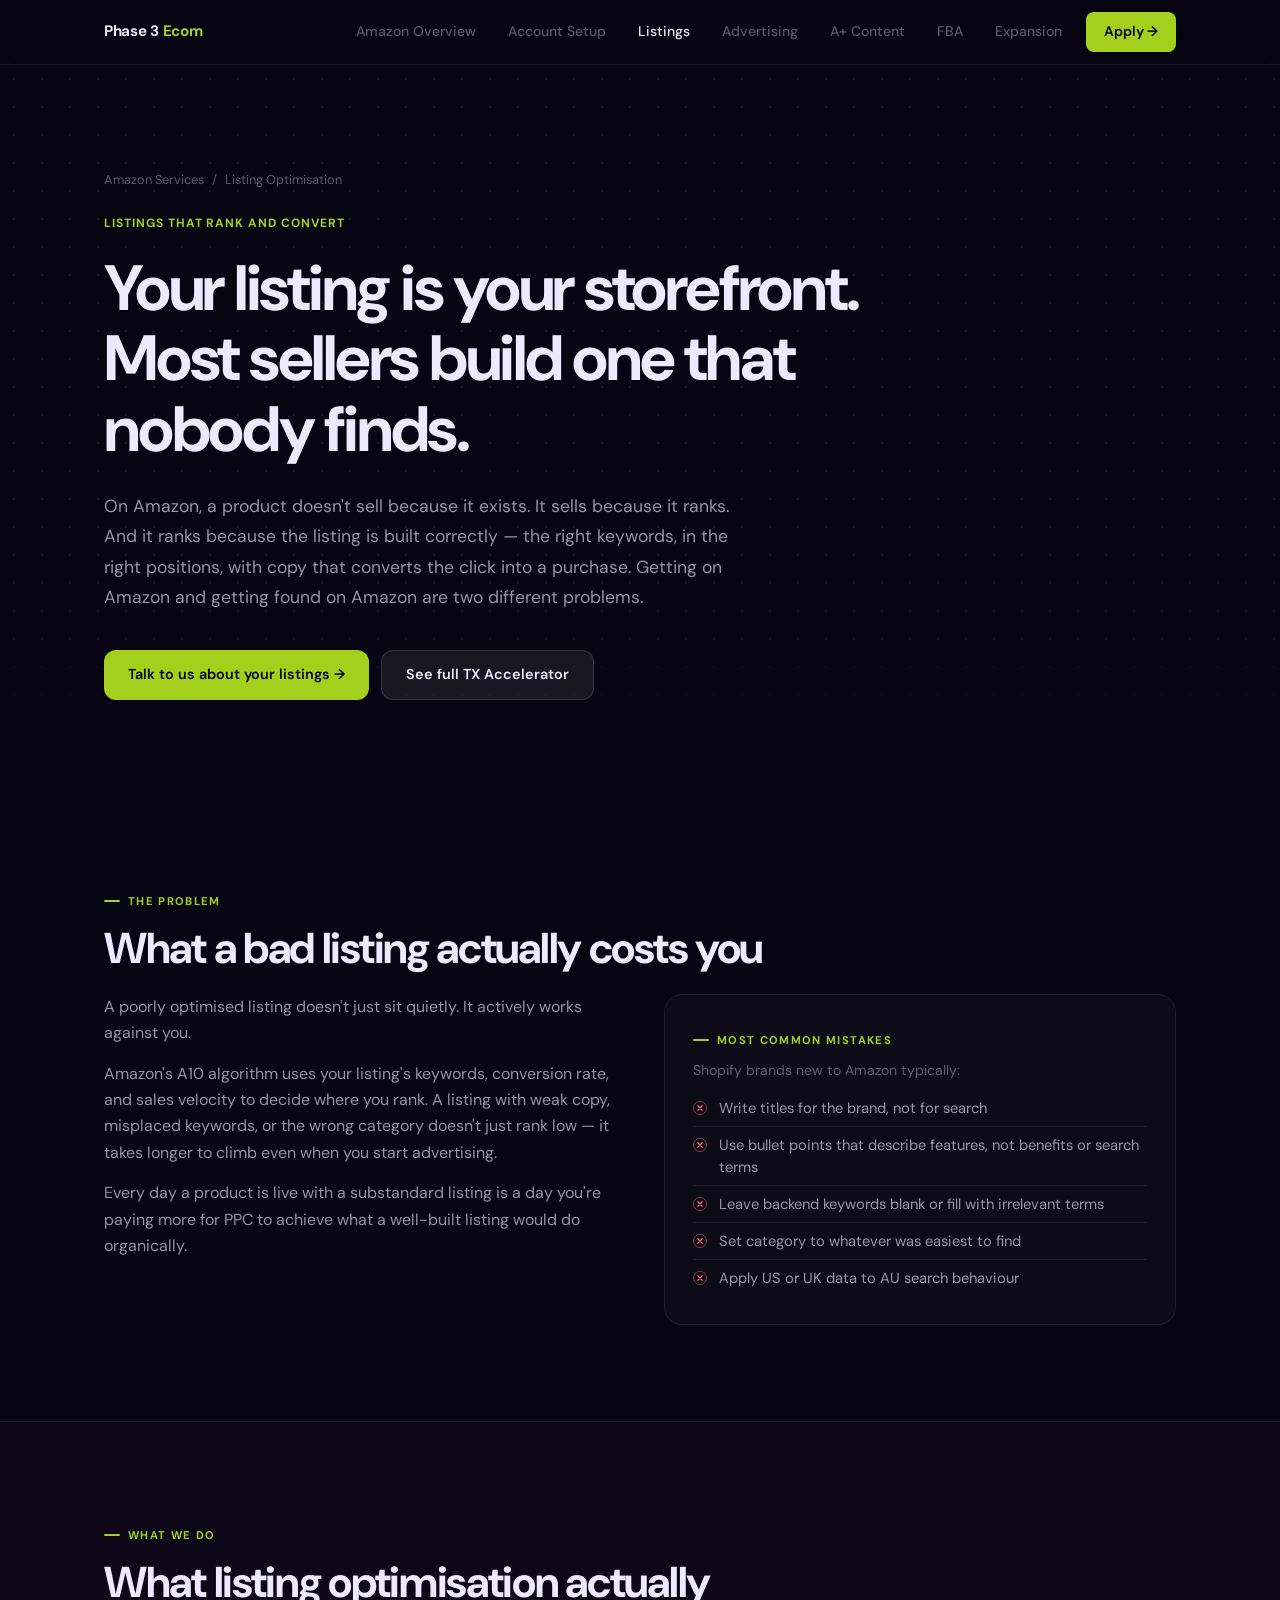
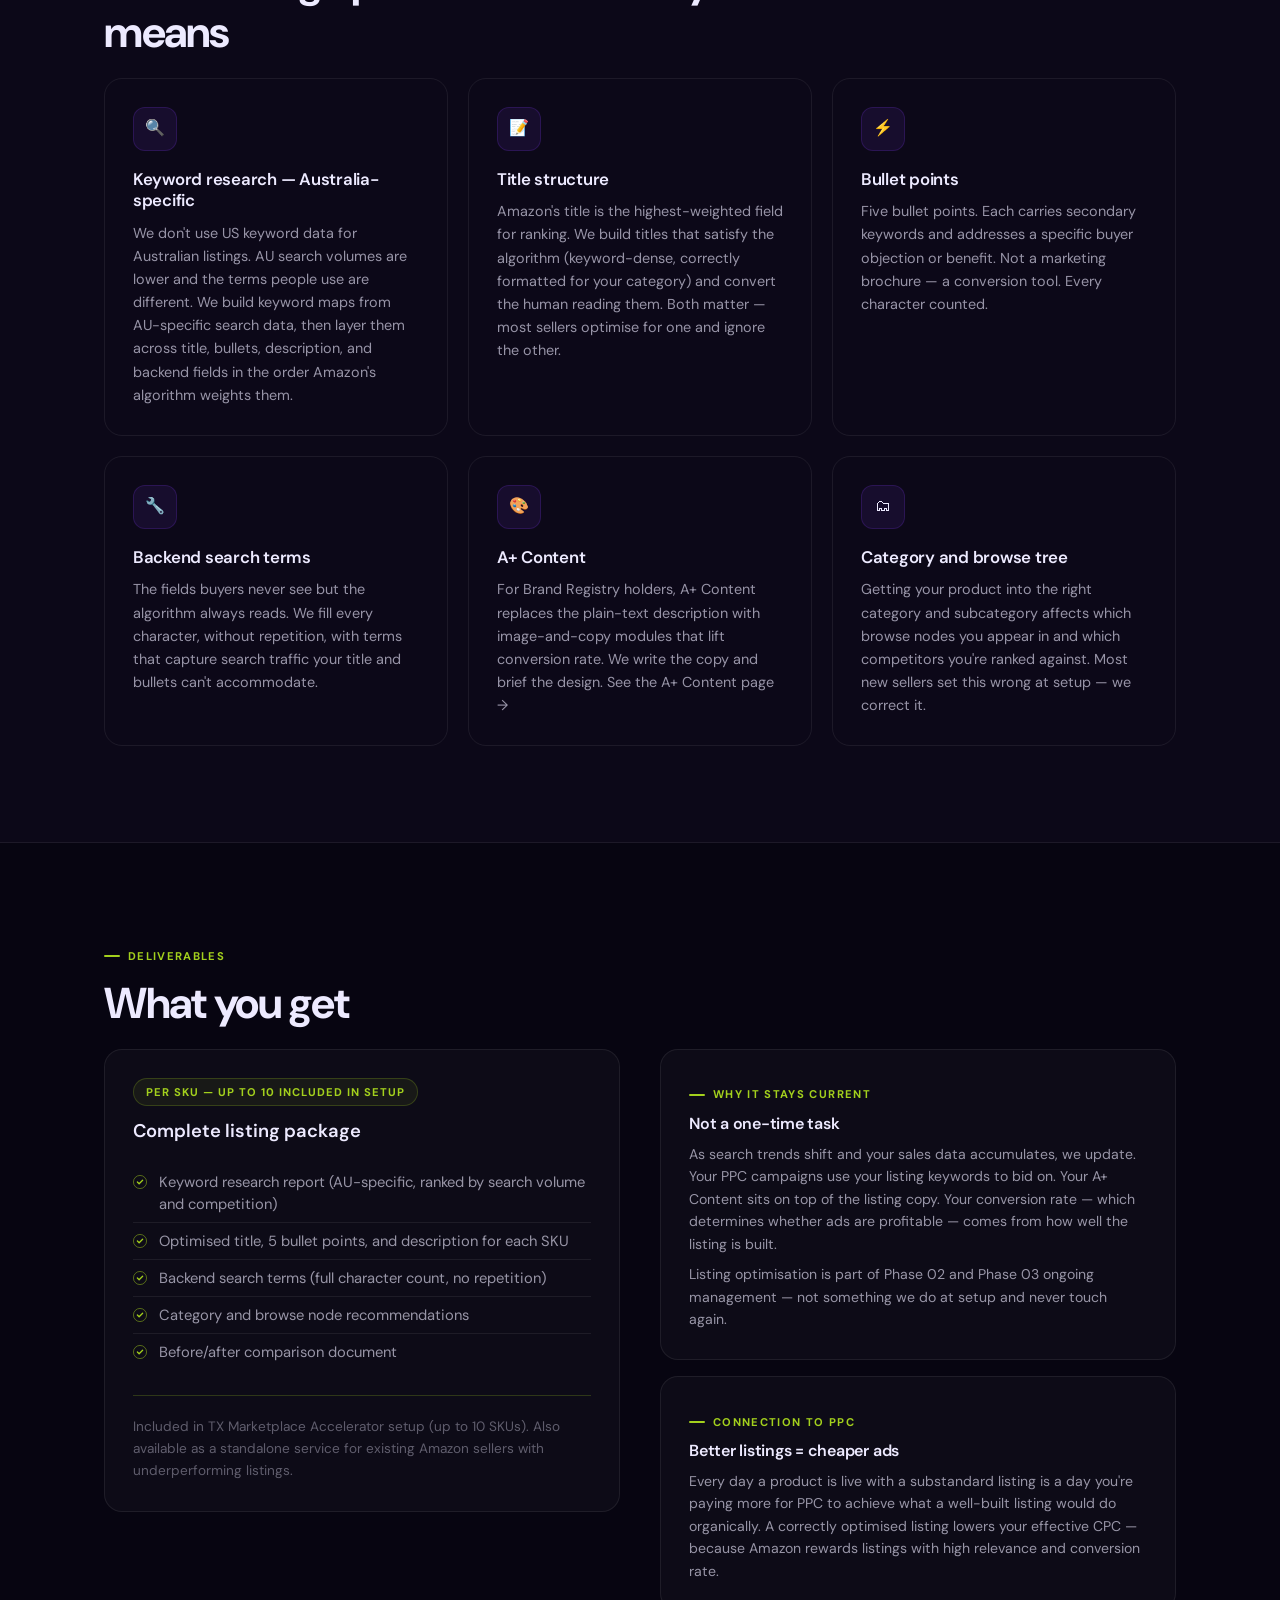
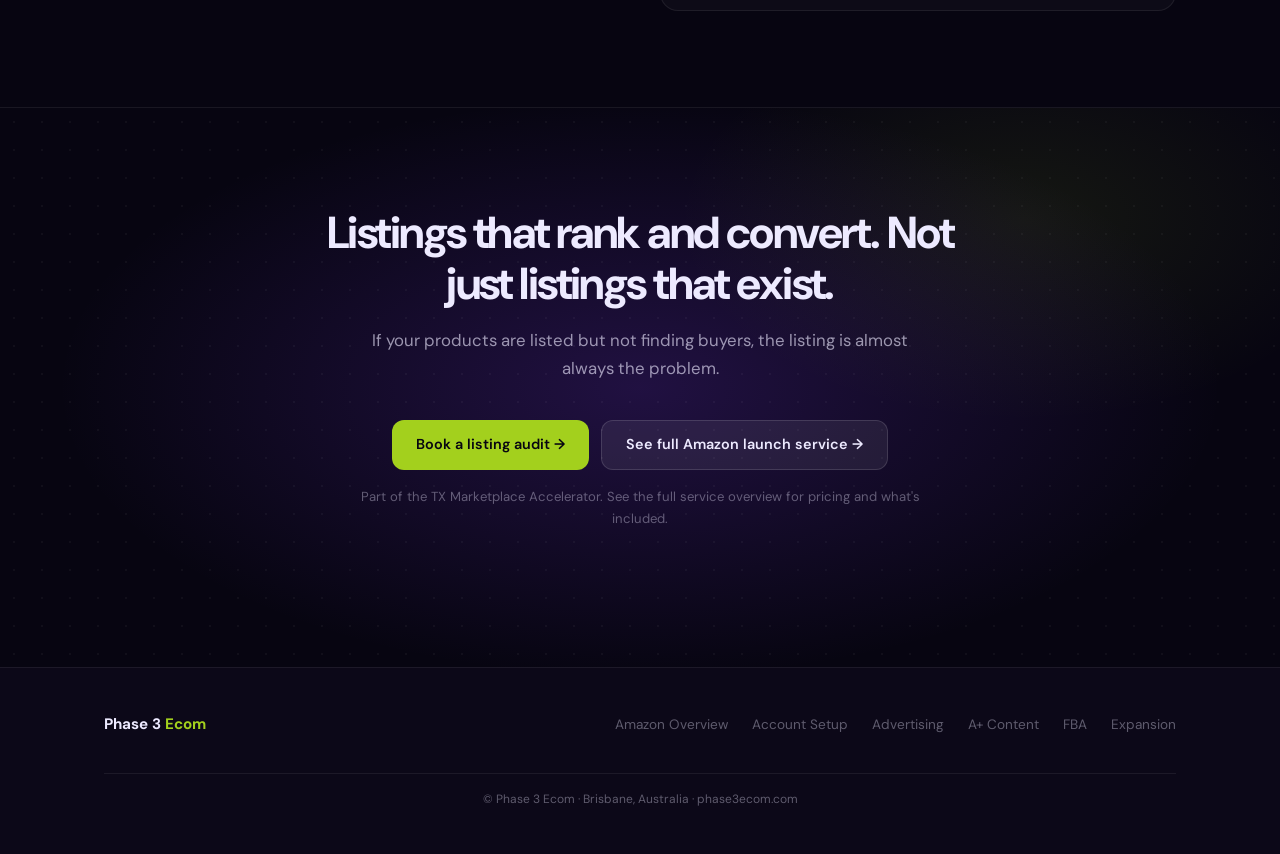
<file: listing-optimisation.html>
<!DOCTYPE html>
<html lang="en-AU">
<head>
  <meta charset="UTF-8">
  <meta name="viewport" content="width=device-width, initial-scale=1.0">
  <title>Amazon Listing Optimisation — Phase 3 Ecom</title>
  <meta name="description" content="AU-specific Amazon listing optimisation — keyword research, title structure, bullet points, backend search terms. Listings that rank and convert.">
  <link rel="stylesheet" href="styles.css">
</head>
<body>

<nav class="nav">
  <div class="nav-inner">
    <div class="nav-logo">Phase 3 <span>Ecom</span></div>
    <div class="nav-links">
      <a href="index.html">Amazon Overview</a>
      <a href="account-setup.html">Account Setup</a>
      <a href="listing-optimisation.html" class="active">Listings</a>
      <a href="amazon-advertising.html">Advertising</a>
      <a href="aplus-content.html">A+ Content</a>
      <a href="fba-management.html">FBA</a>
      <a href="marketplace-expansion.html">Expansion</a>
      <a href="https://phase3ecom.com" class="nav-cta">Apply →</a>
    </div>
  </div>
</nav>

<!-- HERO -->
<section class="hero">
  <div class="container">
    <div class="breadcrumb">
      <a href="index.html">Amazon Services</a>
      <span>/</span>
      <span>Listing Optimisation</span>
    </div>
    <div class="hero-label">Listings that rank and convert</div>
    <h1>
      Your listing is your storefront.
      <span class="break">Most sellers build one that nobody finds.</span>
    </h1>
    <p class="hero-sub">
      On Amazon, a product doesn't sell because it exists. It sells because it ranks. And it ranks because the listing is built correctly — the right keywords, in the right positions, with copy that converts the click into a purchase. Getting on Amazon and getting found on Amazon are two different problems.
    </p>
    <div class="hero-actions">
      <a href="https://phase3ecom.com" class="btn btn-primary">Talk to us about your listings →</a>
      <a href="index.html" class="btn btn-secondary">See full TX Accelerator</a>
    </div>
  </div>
</section>

<!-- THE PROBLEM -->
<section class="section">
  <div class="container">
    <div class="section-tag">The problem</div>
    <h2 class="section-title">What a bad listing actually costs you</h2>
    <div class="two-col">
      <div>
        <p>A poorly optimised listing doesn't just sit quietly. It actively works against you.</p>
        <p>Amazon's A10 algorithm uses your listing's keywords, conversion rate, and sales velocity to decide where you rank. A listing with weak copy, misplaced keywords, or the wrong category doesn't just rank low — it takes longer to climb even when you start advertising.</p>
        <p>Every day a product is live with a substandard listing is a day you're paying more for PPC to achieve what a well-built listing would do organically.</p>
      </div>
      <div>
        <div class="card">
          <div class="section-tag">Most common mistakes</div>
          <p style="font-size: 0.88rem; margin-bottom: 8px; color: var(--text-muted);">Shopify brands new to Amazon typically:</p>
          <ul class="check-list x-list" style="gap: 8px;">
            <li>Write titles for the brand, not for search</li>
            <li>Use bullet points that describe features, not benefits or search terms</li>
            <li>Leave backend keywords blank or fill with irrelevant terms</li>
            <li>Set category to whatever was easiest to find</li>
            <li>Apply US or UK data to AU search behaviour</li>
          </ul>
        </div>
      </div>
    </div>
  </div>
</section>

<!-- WHAT WE DO -->
<section class="section section-alt">
  <div class="container">
    <div class="section-tag">What we do</div>
    <h2 class="section-title">What listing optimisation actually means</h2>

    <div class="card-grid">
      <div class="card" style="background: var(--bg-primary);">
        <div class="card-icon">🔍</div>
        <h3>Keyword research — Australia-specific</h3>
        <p>We don't use US keyword data for Australian listings. AU search volumes are lower and the terms people use are different. We build keyword maps from AU-specific search data, then layer them across title, bullets, description, and backend fields in the order Amazon's algorithm weights them.</p>
      </div>
      <div class="card" style="background: var(--bg-primary);">
        <div class="card-icon">📝</div>
        <h3>Title structure</h3>
        <p>Amazon's title is the highest-weighted field for ranking. We build titles that satisfy the algorithm (keyword-dense, correctly formatted for your category) and convert the human reading them. Both matter — most sellers optimise for one and ignore the other.</p>
      </div>
      <div class="card" style="background: var(--bg-primary);">
        <div class="card-icon">⚡</div>
        <h3>Bullet points</h3>
        <p>Five bullet points. Each carries secondary keywords and addresses a specific buyer objection or benefit. Not a marketing brochure — a conversion tool. Every character counted.</p>
      </div>
      <div class="card" style="background: var(--bg-primary);">
        <div class="card-icon">🔧</div>
        <h3>Backend search terms</h3>
        <p>The fields buyers never see but the algorithm always reads. We fill every character, without repetition, with terms that capture search traffic your title and bullets can't accommodate.</p>
      </div>
      <div class="card" style="background: var(--bg-primary);">
        <div class="card-icon">🎨</div>
        <h3>A+ Content</h3>
        <p>For Brand Registry holders, A+ Content replaces the plain-text description with image-and-copy modules that lift conversion rate. We write the copy and brief the design. <a href="aplus-content.html">See the A+ Content page →</a></p>
      </div>
      <div class="card" style="background: var(--bg-primary);">
        <div class="card-icon">🗂</div>
        <h3>Category and browse tree</h3>
        <p>Getting your product into the right category and subcategory affects which browse nodes you appear in and which competitors you're ranked against. Most new sellers set this wrong at setup — we correct it.</p>
      </div>
    </div>
  </div>
</section>

<!-- DELIVERABLES -->
<section class="section">
  <div class="container">
    <div class="section-tag">Deliverables</div>
    <h2 class="section-title">What you get</h2>
    <div class="two-col" style="gap: 40px;">
      <div class="guarantee-block">
        <div class="guarantee-badge">Per SKU — up to 10 included in setup</div>
        <h3 style="font-size: 1.15rem; margin-bottom: 20px;">Complete listing package</h3>
        <ul class="check-list">
          <li>Keyword research report (AU-specific, ranked by search volume and competition)</li>
          <li>Optimised title, 5 bullet points, and description for each SKU</li>
          <li>Backend search terms (full character count, no repetition)</li>
          <li>Category and browse node recommendations</li>
          <li>Before/after comparison document</li>
        </ul>
        <div style="margin-top: 24px; padding-top: 20px; border-top: 1px solid var(--accent-border);">
          <p style="font-size: 0.85rem; color: var(--text-muted);">Included in TX Marketplace Accelerator setup (up to 10 SKUs). Also available as a standalone service for existing Amazon sellers with underperforming listings.</p>
        </div>
      </div>
      <div>
        <div class="card" style="margin-bottom: 16px;">
          <div class="section-tag">Why it stays current</div>
          <h3 style="font-size: 1rem; margin-bottom: 8px;">Not a one-time task</h3>
          <p style="font-size: 0.88rem;">As search trends shift and your sales data accumulates, we update. Your PPC campaigns use your listing keywords to bid on. Your A+ Content sits on top of the listing copy. Your conversion rate — which determines whether ads are profitable — comes from how well the listing is built.</p>
          <p style="font-size: 0.88rem; margin-top: 8px;">Listing optimisation is part of Phase 02 and Phase 03 ongoing management — not something we do at setup and never touch again.</p>
        </div>
        <div class="card">
          <div class="section-tag">Connection to PPC</div>
          <h3 style="font-size: 1rem; margin-bottom: 8px;">Better listings = cheaper ads</h3>
          <p style="font-size: 0.88rem;">Every day a product is live with a substandard listing is a day you're paying more for PPC to achieve what a well-built listing would do organically. A correctly optimised listing lowers your effective CPC — because Amazon rewards listings with high relevance and conversion rate.</p>
        </div>
      </div>
    </div>
  </div>
</section>

<!-- FINAL CTA -->
<div class="cta-block">
  <h2>Listings that rank and convert. Not just listings that exist.</h2>
  <p>If your products are listed but not finding buyers, the listing is almost always the problem.</p>
  <div class="btn-group">
    <a href="https://phase3ecom.com" class="btn btn-primary">Book a listing audit →</a>
    <a href="index.html" class="btn btn-secondary">See full Amazon launch service →</a>
  </div>
  <p style="margin-top: 16px; font-size: 0.82rem; color: var(--text-muted);">Part of the TX Marketplace Accelerator. See the full service overview for pricing and what's included.</p>
</div>

<footer class="footer">
  <div class="footer-inner">
    <div class="footer-logo">Phase 3 <span>Ecom</span></div>
    <div class="footer-links">
      <a href="index.html">Amazon Overview</a>
      <a href="account-setup.html">Account Setup</a>
      <a href="amazon-advertising.html">Advertising</a>
      <a href="aplus-content.html">A+ Content</a>
      <a href="fba-management.html">FBA</a>
      <a href="marketplace-expansion.html">Expansion</a>
    </div>
    <div class="footer-copy">© Phase 3 Ecom · Brisbane, Australia · <a href="https://phase3ecom.com">phase3ecom.com</a></div>
  </div>
</footer>

</body>
</html>
</file>
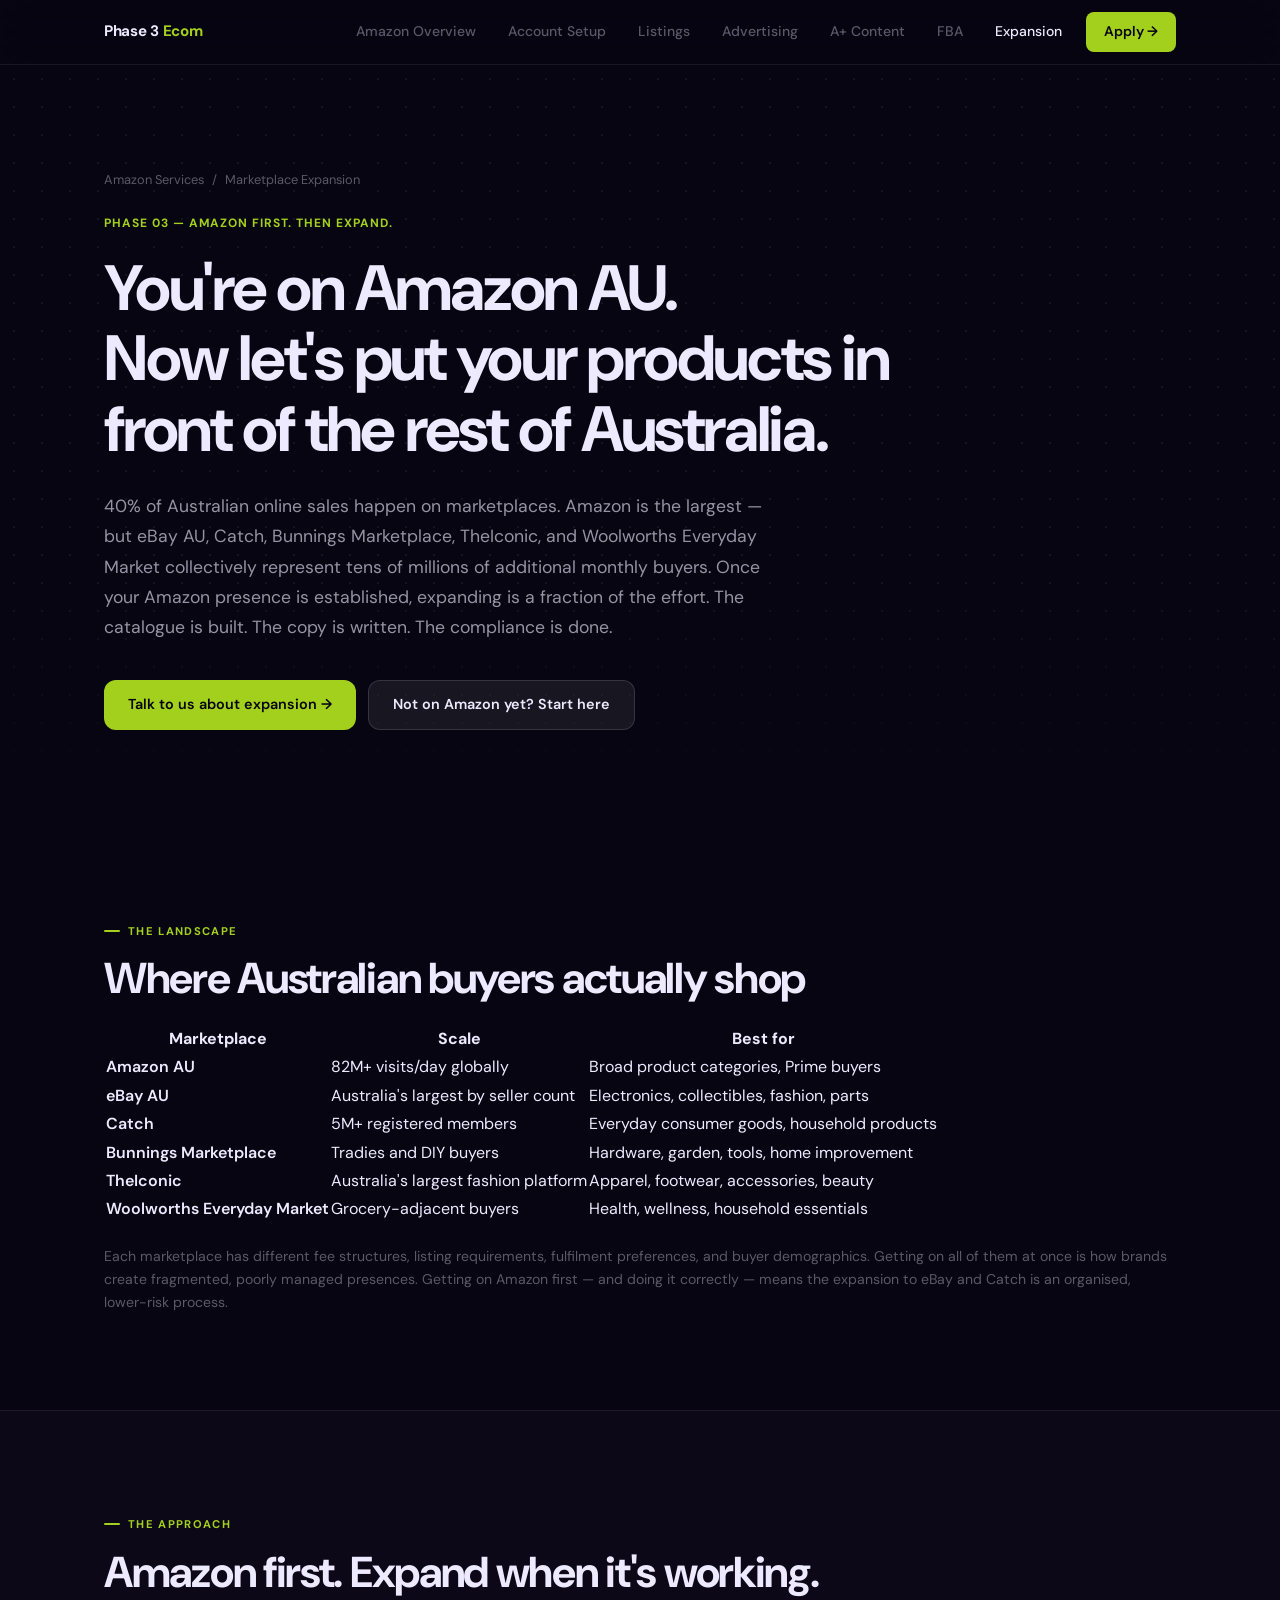
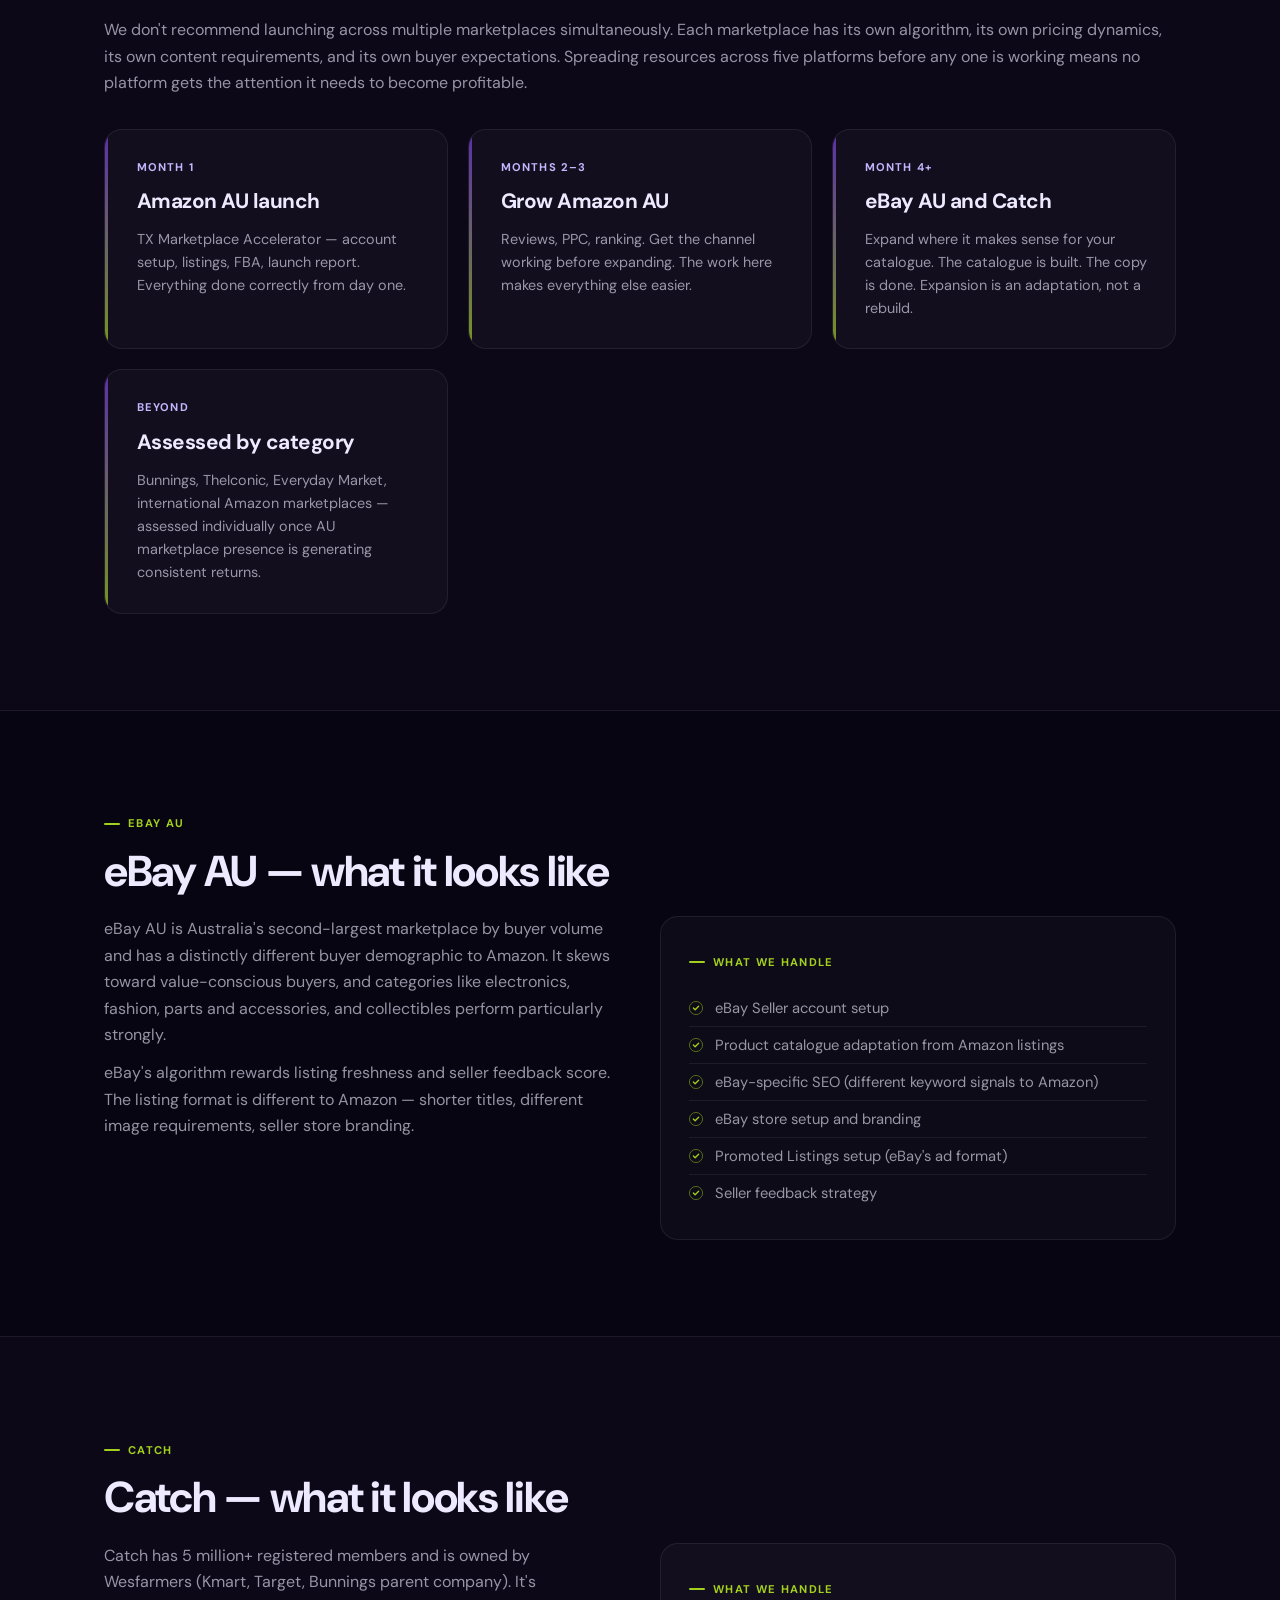
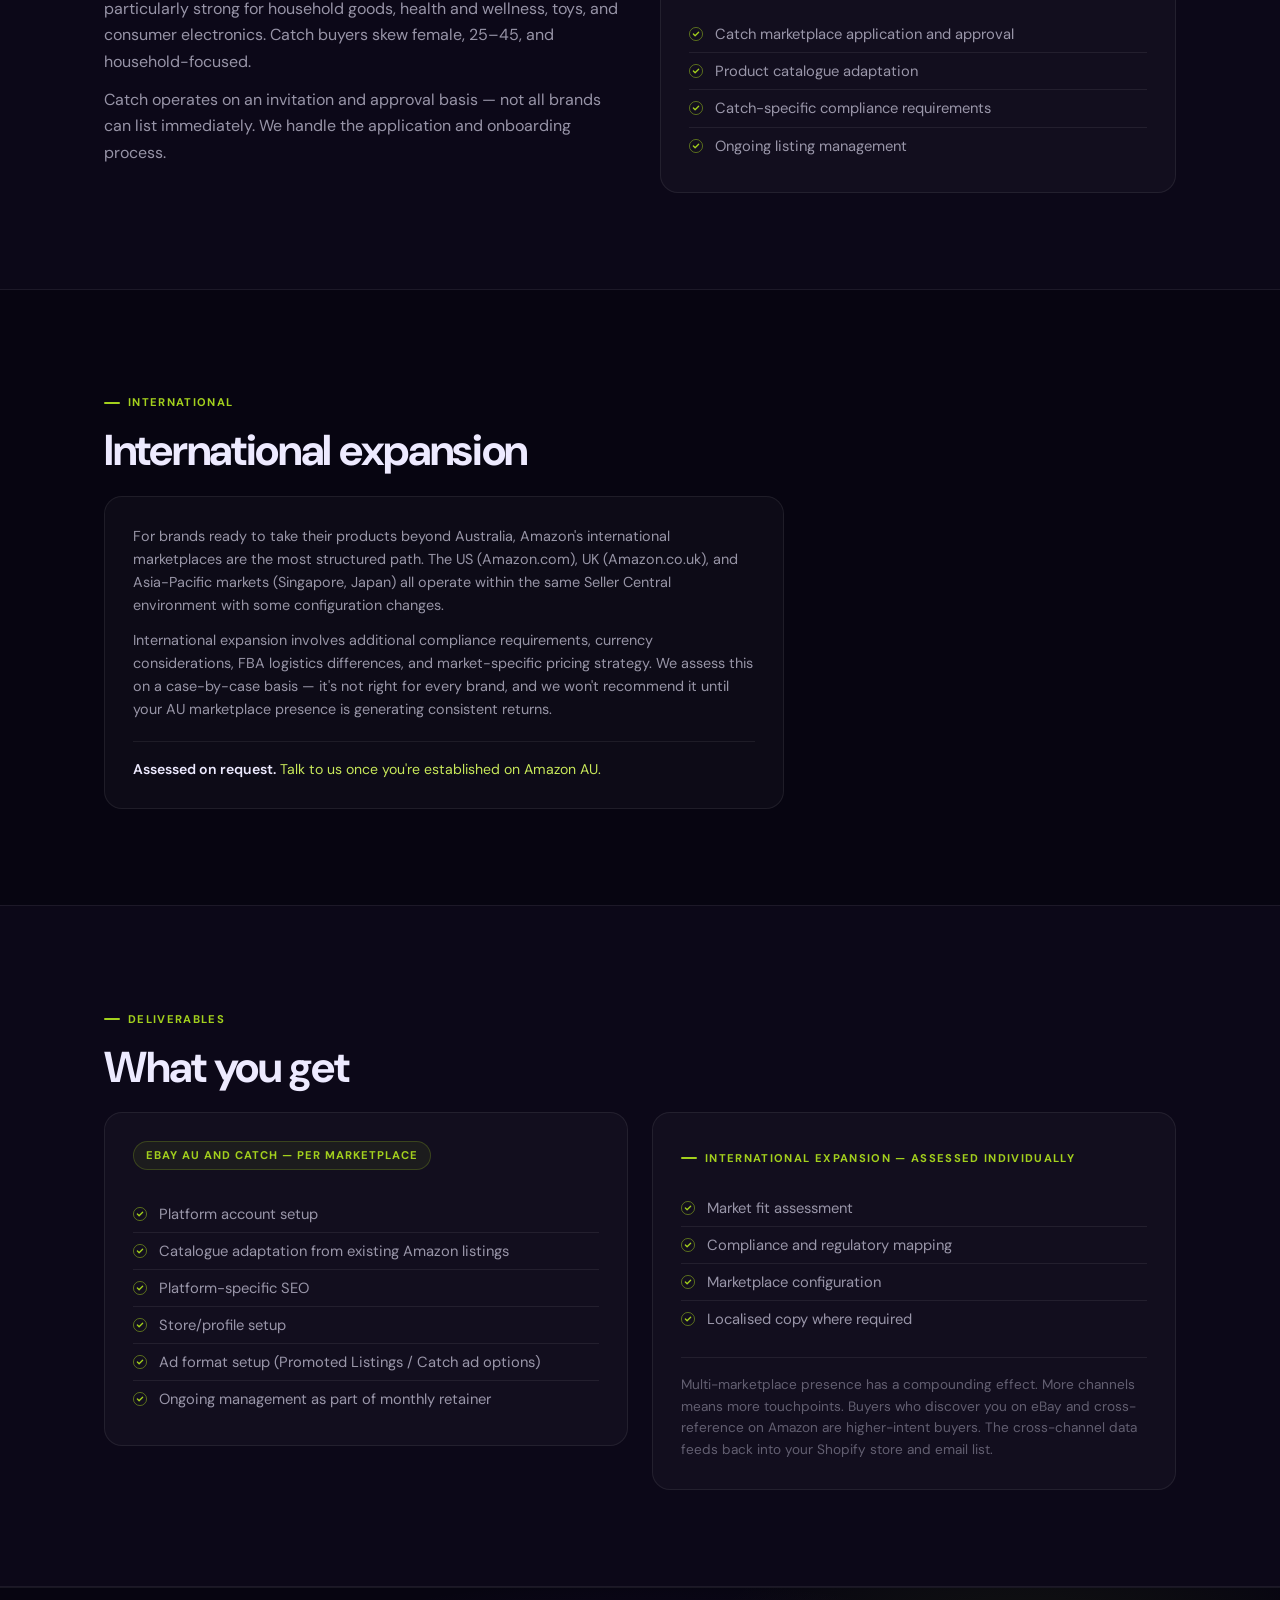
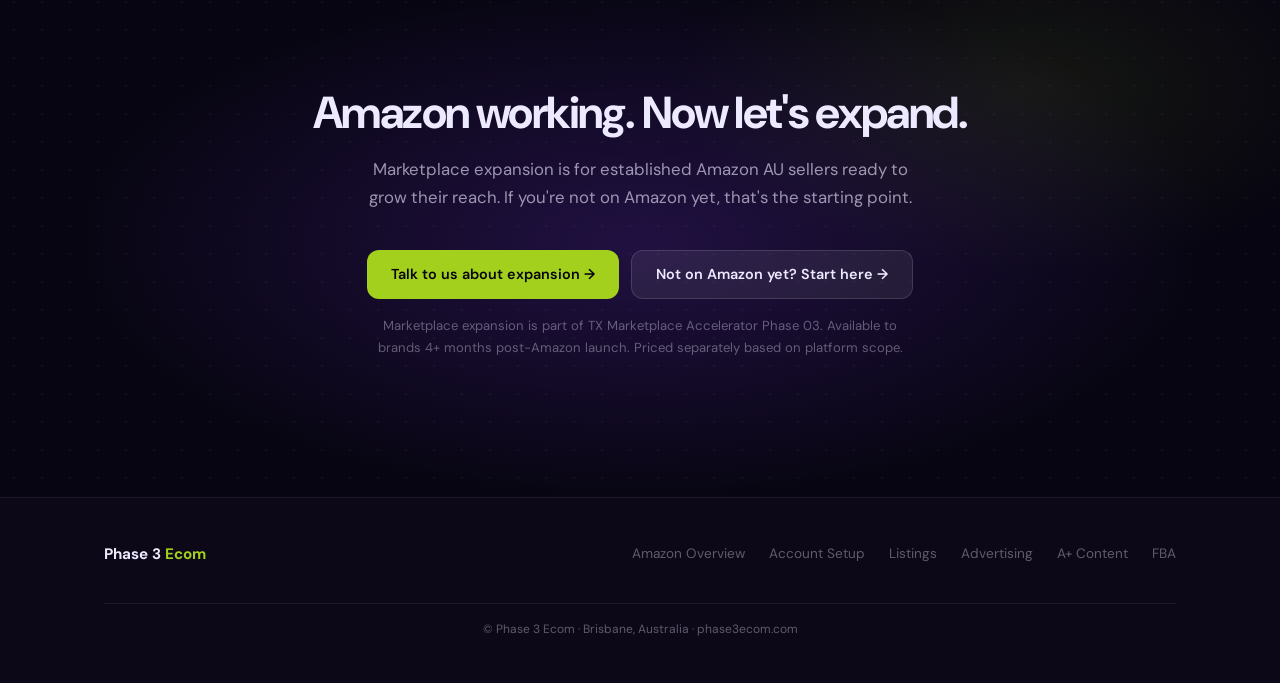
<file: marketplace-expansion.html>
<!DOCTYPE html>
<html lang="en-AU">
<head>
  <meta charset="UTF-8">
  <meta name="viewport" content="width=device-width, initial-scale=1.0">
  <title>Marketplace Expansion — Phase 3 Ecom</title>
  <meta name="description" content="Expand beyond Amazon to eBay AU, Catch, and beyond. Done-for-you marketplace expansion for Australian Shopify brands already established on Amazon.">
  <link rel="stylesheet" href="styles.css">
</head>
<body>

<nav class="nav">
  <div class="nav-inner">
    <div class="nav-logo">Phase 3 <span>Ecom</span></div>
    <div class="nav-links">
      <a href="index.html">Amazon Overview</a>
      <a href="account-setup.html">Account Setup</a>
      <a href="listing-optimisation.html">Listings</a>
      <a href="amazon-advertising.html">Advertising</a>
      <a href="aplus-content.html">A+ Content</a>
      <a href="fba-management.html">FBA</a>
      <a href="marketplace-expansion.html" class="active">Expansion</a>
      <a href="https://phase3ecom.com" class="nav-cta">Apply →</a>
    </div>
  </div>
</nav>

<!-- HERO -->
<section class="hero">
  <div class="container">
    <div class="breadcrumb">
      <a href="index.html">Amazon Services</a>
      <span>/</span>
      <span>Marketplace Expansion</span>
    </div>
    <div class="hero-label">Phase 03 — Amazon first. Then expand.</div>
    <h1>
      You're on Amazon AU.
      <span class="break">Now let's put your products in front of the rest of Australia.</span>
    </h1>
    <p class="hero-sub">
      40% of Australian online sales happen on marketplaces. Amazon is the largest — but eBay AU, Catch, Bunnings Marketplace, TheIconic, and Woolworths Everyday Market collectively represent tens of millions of additional monthly buyers. Once your Amazon presence is established, expanding is a fraction of the effort. The catalogue is built. The copy is written. The compliance is done.
    </p>
    <div class="hero-actions">
      <a href="https://phase3ecom.com" class="btn btn-primary">Talk to us about expansion →</a>
      <a href="index.html" class="btn btn-secondary">Not on Amazon yet? Start here</a>
    </div>
  </div>
</section>

<!-- THE LANDSCAPE -->
<section class="section">
  <div class="container">
    <div class="section-tag">The landscape</div>
    <h2 class="section-title">Where Australian buyers actually shop</h2>
    <div class="table-wrap">
      <table>
        <thead>
          <tr>
            <th>Marketplace</th>
            <th>Scale</th>
            <th>Best for</th>
          </tr>
        </thead>
        <tbody>
          <tr>
            <td><strong>Amazon AU</strong></td>
            <td>82M+ visits/day globally</td>
            <td>Broad product categories, Prime buyers</td>
          </tr>
          <tr>
            <td><strong>eBay AU</strong></td>
            <td>Australia's largest by seller count</td>
            <td>Electronics, collectibles, fashion, parts</td>
          </tr>
          <tr>
            <td><strong>Catch</strong></td>
            <td>5M+ registered members</td>
            <td>Everyday consumer goods, household products</td>
          </tr>
          <tr>
            <td><strong>Bunnings Marketplace</strong></td>
            <td>Tradies and DIY buyers</td>
            <td>Hardware, garden, tools, home improvement</td>
          </tr>
          <tr>
            <td><strong>TheIconic</strong></td>
            <td>Australia's largest fashion platform</td>
            <td>Apparel, footwear, accessories, beauty</td>
          </tr>
          <tr>
            <td><strong>Woolworths Everyday Market</strong></td>
            <td>Grocery-adjacent buyers</td>
            <td>Health, wellness, household essentials</td>
          </tr>
        </tbody>
      </table>
    </div>
    <p style="margin-top: 20px; font-size: 0.88rem; color: var(--text-muted);">Each marketplace has different fee structures, listing requirements, fulfilment preferences, and buyer demographics. Getting on all of them at once is how brands create fragmented, poorly managed presences. Getting on Amazon first — and doing it correctly — means the expansion to eBay and Catch is an organised, lower-risk process.</p>
  </div>
</section>

<!-- THE APPROACH -->
<section class="section section-alt">
  <div class="container">
    <div class="section-tag">The approach</div>
    <h2 class="section-title">Amazon first. Expand when it's working.</h2>
    <p style="margin-bottom: 32px;">We don't recommend launching across multiple marketplaces simultaneously. Each marketplace has its own algorithm, its own pricing dynamics, its own content requirements, and its own buyer expectations. Spreading resources across five platforms before any one is working means no platform gets the attention it needs to become profitable.</p>

    <div class="phase-grid">
      <div class="phase-card">
        <div class="phase-tag">Month 1</div>
        <h3>Amazon AU launch</h3>
        <p>TX Marketplace Accelerator — account setup, listings, FBA, launch report. Everything done correctly from day one.</p>
      </div>
      <div class="phase-card">
        <div class="phase-tag">Months 2–3</div>
        <h3>Grow Amazon AU</h3>
        <p>Reviews, PPC, ranking. Get the channel working before expanding. The work here makes everything else easier.</p>
      </div>
      <div class="phase-card">
        <div class="phase-tag">Month 4+</div>
        <h3>eBay AU and Catch</h3>
        <p>Expand where it makes sense for your catalogue. The catalogue is built. The copy is done. Expansion is an adaptation, not a rebuild.</p>
      </div>
      <div class="phase-card">
        <div class="phase-tag">Beyond</div>
        <h3>Assessed by category</h3>
        <p>Bunnings, TheIconic, Everyday Market, international Amazon marketplaces — assessed individually once AU marketplace presence is generating consistent returns.</p>
      </div>
    </div>
  </div>
</section>

<!-- EBAY -->
<section class="section">
  <div class="container">
    <div class="section-tag">eBay AU</div>
    <h2 class="section-title">eBay AU — what it looks like</h2>
    <div class="two-col" style="gap: 40px;">
      <div>
        <p>eBay AU is Australia's second-largest marketplace by buyer volume and has a distinctly different buyer demographic to Amazon. It skews toward value-conscious buyers, and categories like electronics, fashion, parts and accessories, and collectibles perform particularly strongly.</p>
        <p style="margin-top: 12px;">eBay's algorithm rewards listing freshness and seller feedback score. The listing format is different to Amazon — shorter titles, different image requirements, seller store branding.</p>
      </div>
      <div class="card">
        <div class="section-tag">What we handle</div>
        <ul class="check-list" style="margin-top: 8px;">
          <li>eBay Seller account setup</li>
          <li>Product catalogue adaptation from Amazon listings</li>
          <li>eBay-specific SEO (different keyword signals to Amazon)</li>
          <li>eBay store setup and branding</li>
          <li>Promoted Listings setup (eBay's ad format)</li>
          <li>Seller feedback strategy</li>
        </ul>
      </div>
    </div>
  </div>
</section>

<!-- CATCH -->
<section class="section section-alt">
  <div class="container">
    <div class="section-tag">Catch</div>
    <h2 class="section-title">Catch — what it looks like</h2>
    <div class="two-col" style="gap: 40px;">
      <div>
        <p>Catch has 5 million+ registered members and is owned by Wesfarmers (Kmart, Target, Bunnings parent company). It's particularly strong for household goods, health and wellness, toys, and consumer electronics. Catch buyers skew female, 25–45, and household-focused.</p>
        <p style="margin-top: 12px;">Catch operates on an invitation and approval basis — not all brands can list immediately. We handle the application and onboarding process.</p>
      </div>
      <div class="card">
        <div class="section-tag">What we handle</div>
        <ul class="check-list" style="margin-top: 8px;">
          <li>Catch marketplace application and approval</li>
          <li>Product catalogue adaptation</li>
          <li>Catch-specific compliance requirements</li>
          <li>Ongoing listing management</li>
        </ul>
      </div>
    </div>
  </div>
</section>

<!-- INTERNATIONAL -->
<section class="section">
  <div class="container">
    <div class="section-tag">International</div>
    <h2 class="section-title">International expansion</h2>
    <div class="card" style="max-width: 680px;">
      <p>For brands ready to take their products beyond Australia, Amazon's international marketplaces are the most structured path. The US (Amazon.com), UK (Amazon.co.uk), and Asia-Pacific markets (Singapore, Japan) all operate within the same Seller Central environment with some configuration changes.</p>
      <p style="margin-top: 12px;">International expansion involves additional compliance requirements, currency considerations, FBA logistics differences, and market-specific pricing strategy. We assess this on a case-by-case basis — it's not right for every brand, and we won't recommend it until your AU marketplace presence is generating consistent returns.</p>
      <div style="margin-top: 20px; padding-top: 16px; border-top: 1px solid var(--border);">
        <p style="font-size: 0.88rem; color: var(--accent-light);"><strong>Assessed on request.</strong> Talk to us once you're established on Amazon AU.</p>
      </div>
    </div>
  </div>
</section>

<!-- DELIVERABLES -->
<section class="section section-alt">
  <div class="container">
    <div class="section-tag">Deliverables</div>
    <h2 class="section-title">What you get</h2>
    <div class="two-col" style="gap: 24px;">
      <div class="guarantee-block">
        <div class="guarantee-badge">eBay AU and Catch — per marketplace</div>
        <ul class="check-list" style="margin-top: 12px;">
          <li>Platform account setup</li>
          <li>Catalogue adaptation from existing Amazon listings</li>
          <li>Platform-specific SEO</li>
          <li>Store/profile setup</li>
          <li>Ad format setup (Promoted Listings / Catch ad options)</li>
          <li>Ongoing management as part of monthly retainer</li>
        </ul>
      </div>
      <div class="card">
        <div class="section-tag">International expansion — assessed individually</div>
        <ul class="check-list" style="margin-top: 12px;">
          <li>Market fit assessment</li>
          <li>Compliance and regulatory mapping</li>
          <li>Marketplace configuration</li>
          <li>Localised copy where required</li>
        </ul>
        <div style="margin-top: 20px; padding-top: 16px; border-top: 1px solid var(--border);">
          <p style="font-size: 0.85rem; color: var(--text-muted);">Multi-marketplace presence has a compounding effect. More channels means more touchpoints. Buyers who discover you on eBay and cross-reference on Amazon are higher-intent buyers. The cross-channel data feeds back into your Shopify store and email list.</p>
        </div>
      </div>
    </div>
  </div>
</section>

<!-- FINAL CTA -->
<div class="cta-block">
  <h2>Amazon working. Now let's expand.</h2>
  <p>Marketplace expansion is for established Amazon AU sellers ready to grow their reach. If you're not on Amazon yet, that's the starting point.</p>
  <div class="btn-group">
    <a href="https://phase3ecom.com" class="btn btn-primary">Talk to us about expansion →</a>
    <a href="index.html" class="btn btn-secondary">Not on Amazon yet? Start here →</a>
  </div>
  <p style="margin-top: 16px; font-size: 0.82rem; color: var(--text-muted);">Marketplace expansion is part of TX Marketplace Accelerator Phase 03. Available to brands 4+ months post-Amazon launch. Priced separately based on platform scope.</p>
</div>

<footer class="footer">
  <div class="footer-inner">
    <div class="footer-logo">Phase 3 <span>Ecom</span></div>
    <div class="footer-links">
      <a href="index.html">Amazon Overview</a>
      <a href="account-setup.html">Account Setup</a>
      <a href="listing-optimisation.html">Listings</a>
      <a href="amazon-advertising.html">Advertising</a>
      <a href="aplus-content.html">A+ Content</a>
      <a href="fba-management.html">FBA</a>
    </div>
    <div class="footer-copy">© Phase 3 Ecom · Brisbane, Australia · <a href="https://phase3ecom.com">phase3ecom.com</a></div>
  </div>
</footer>

</body>
</html>
</file>
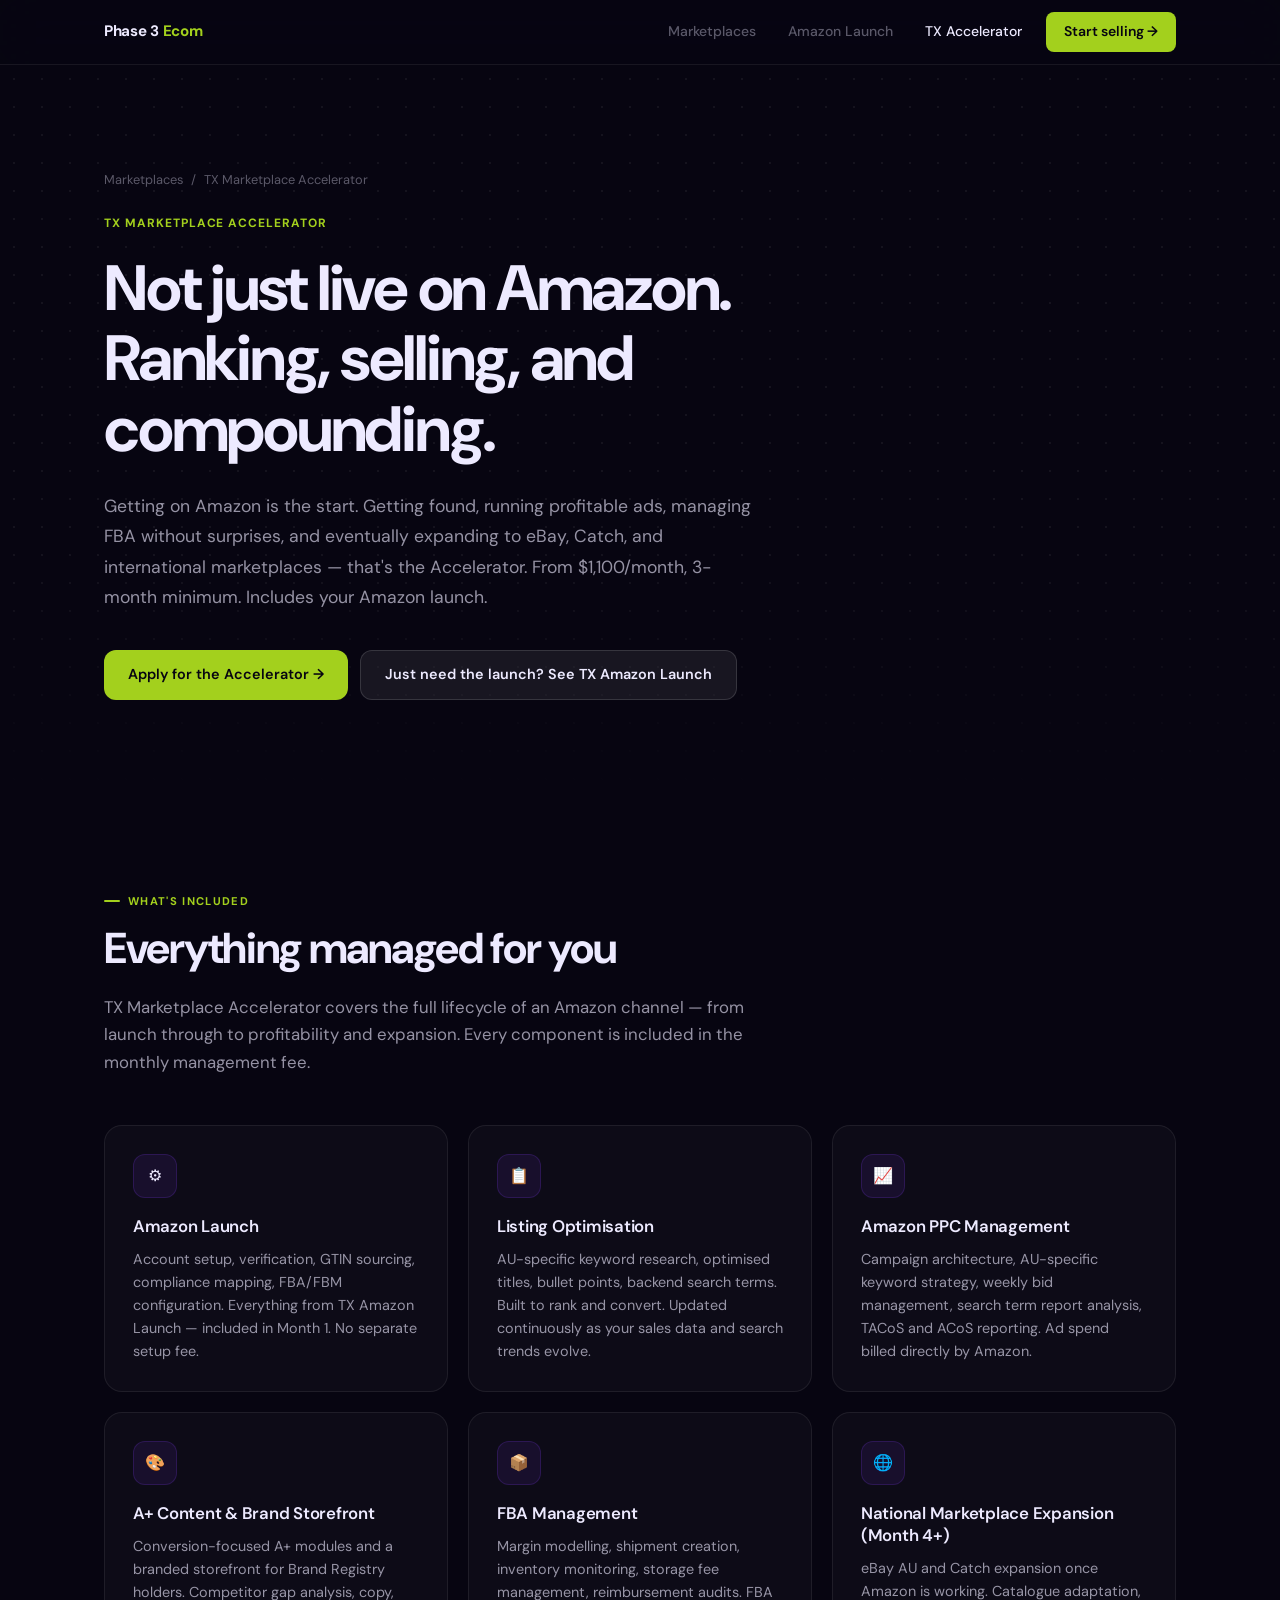
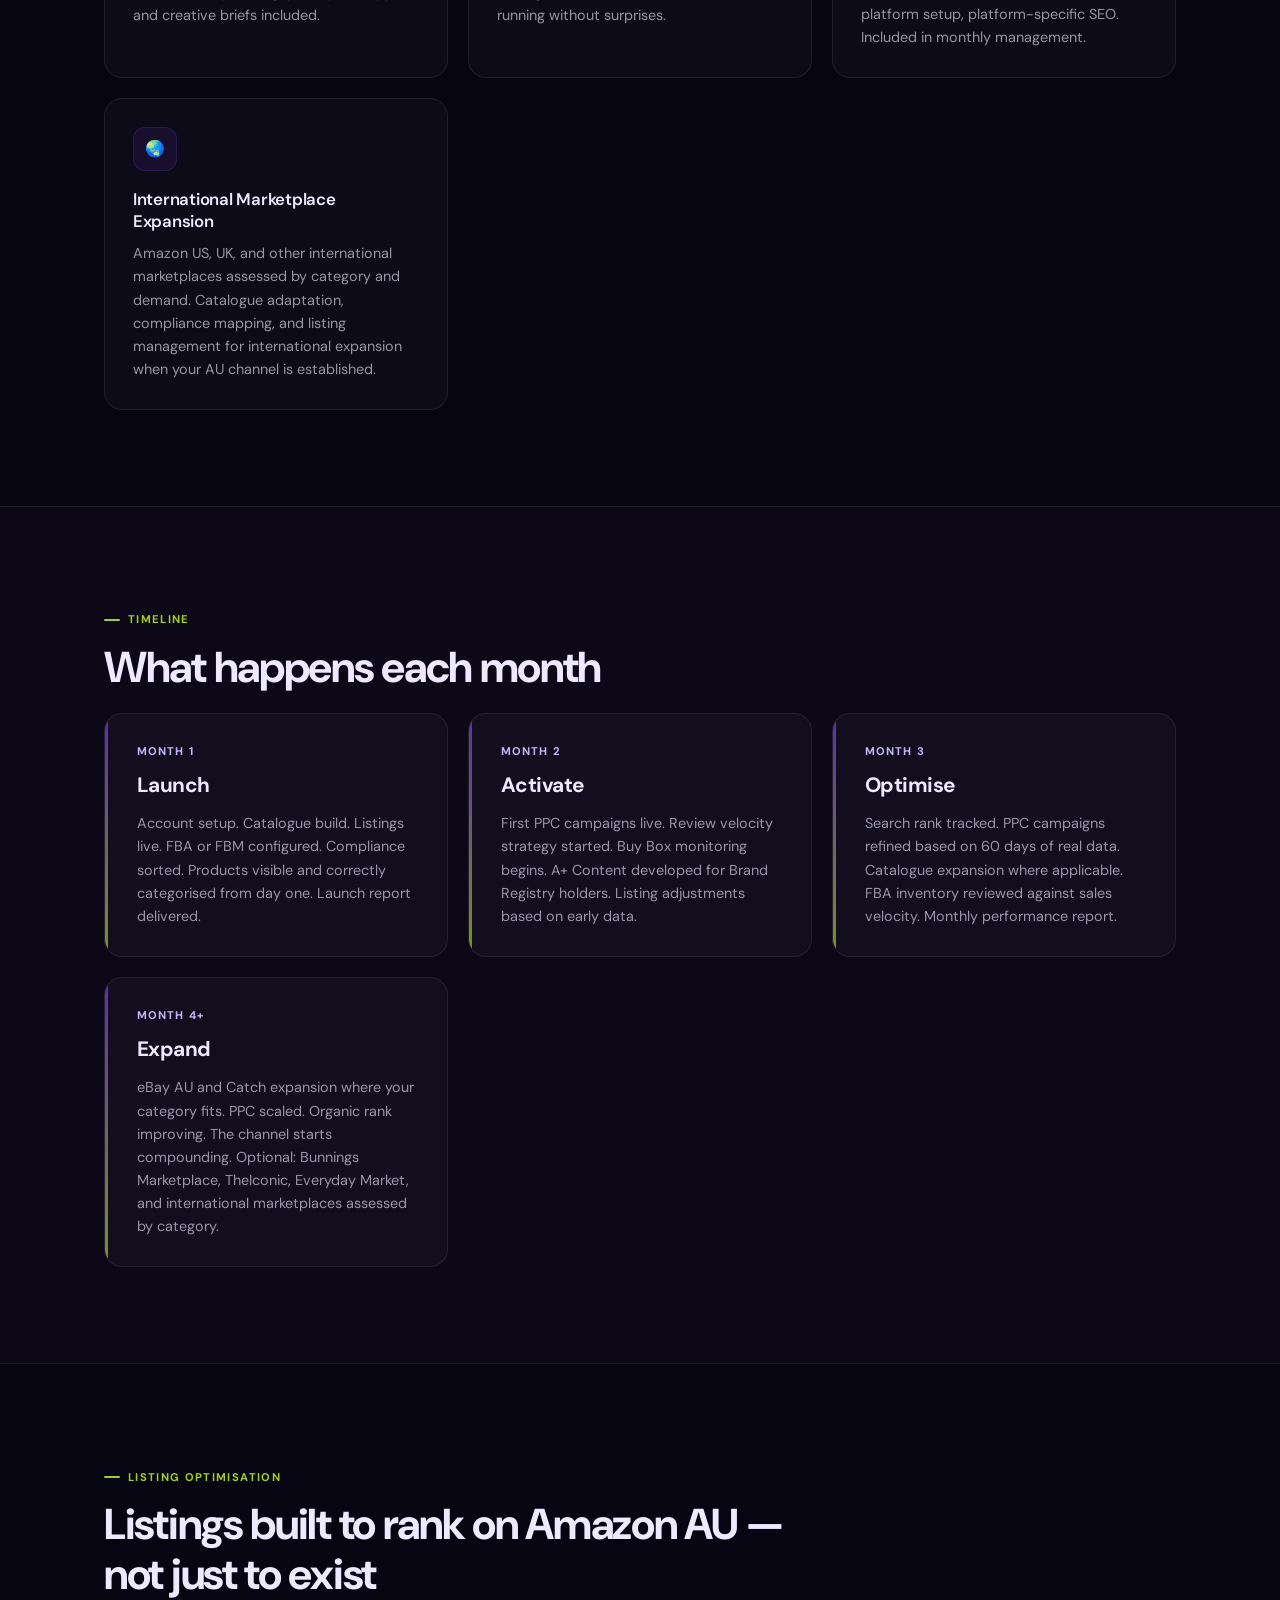
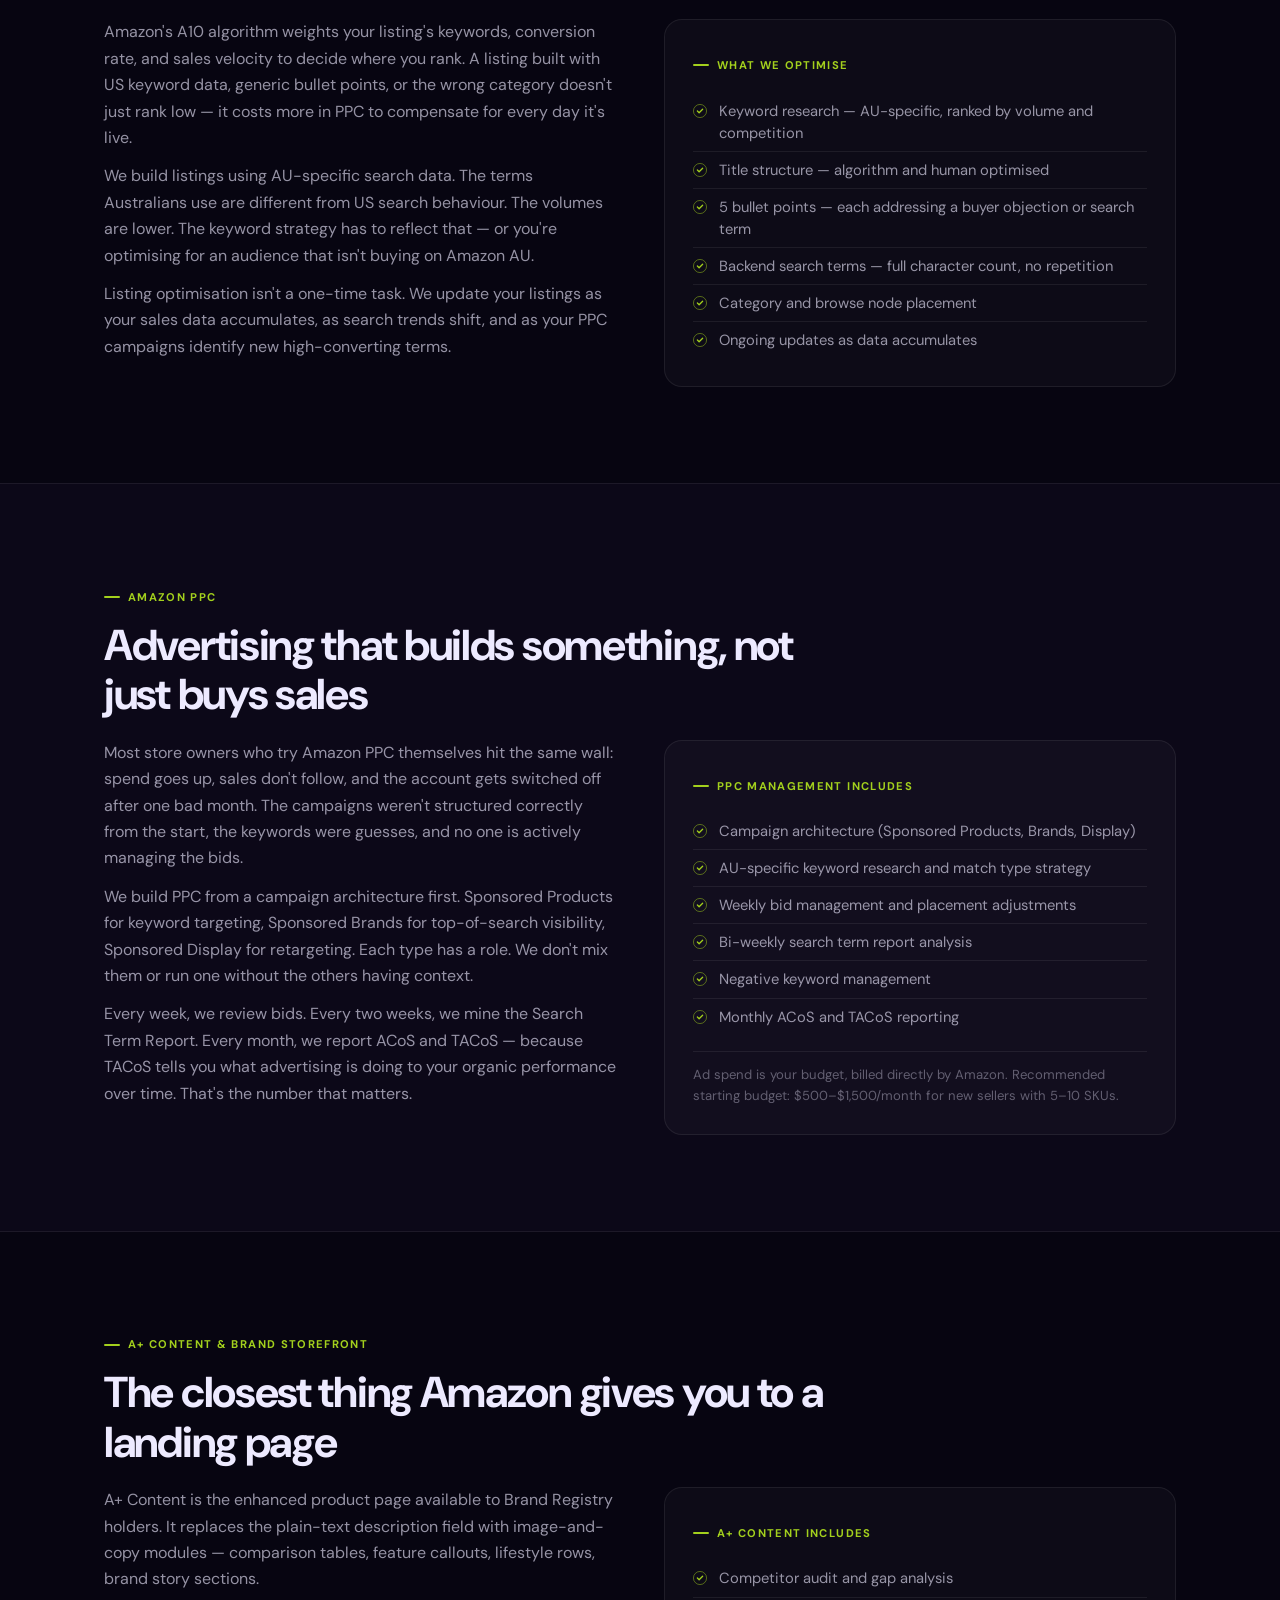
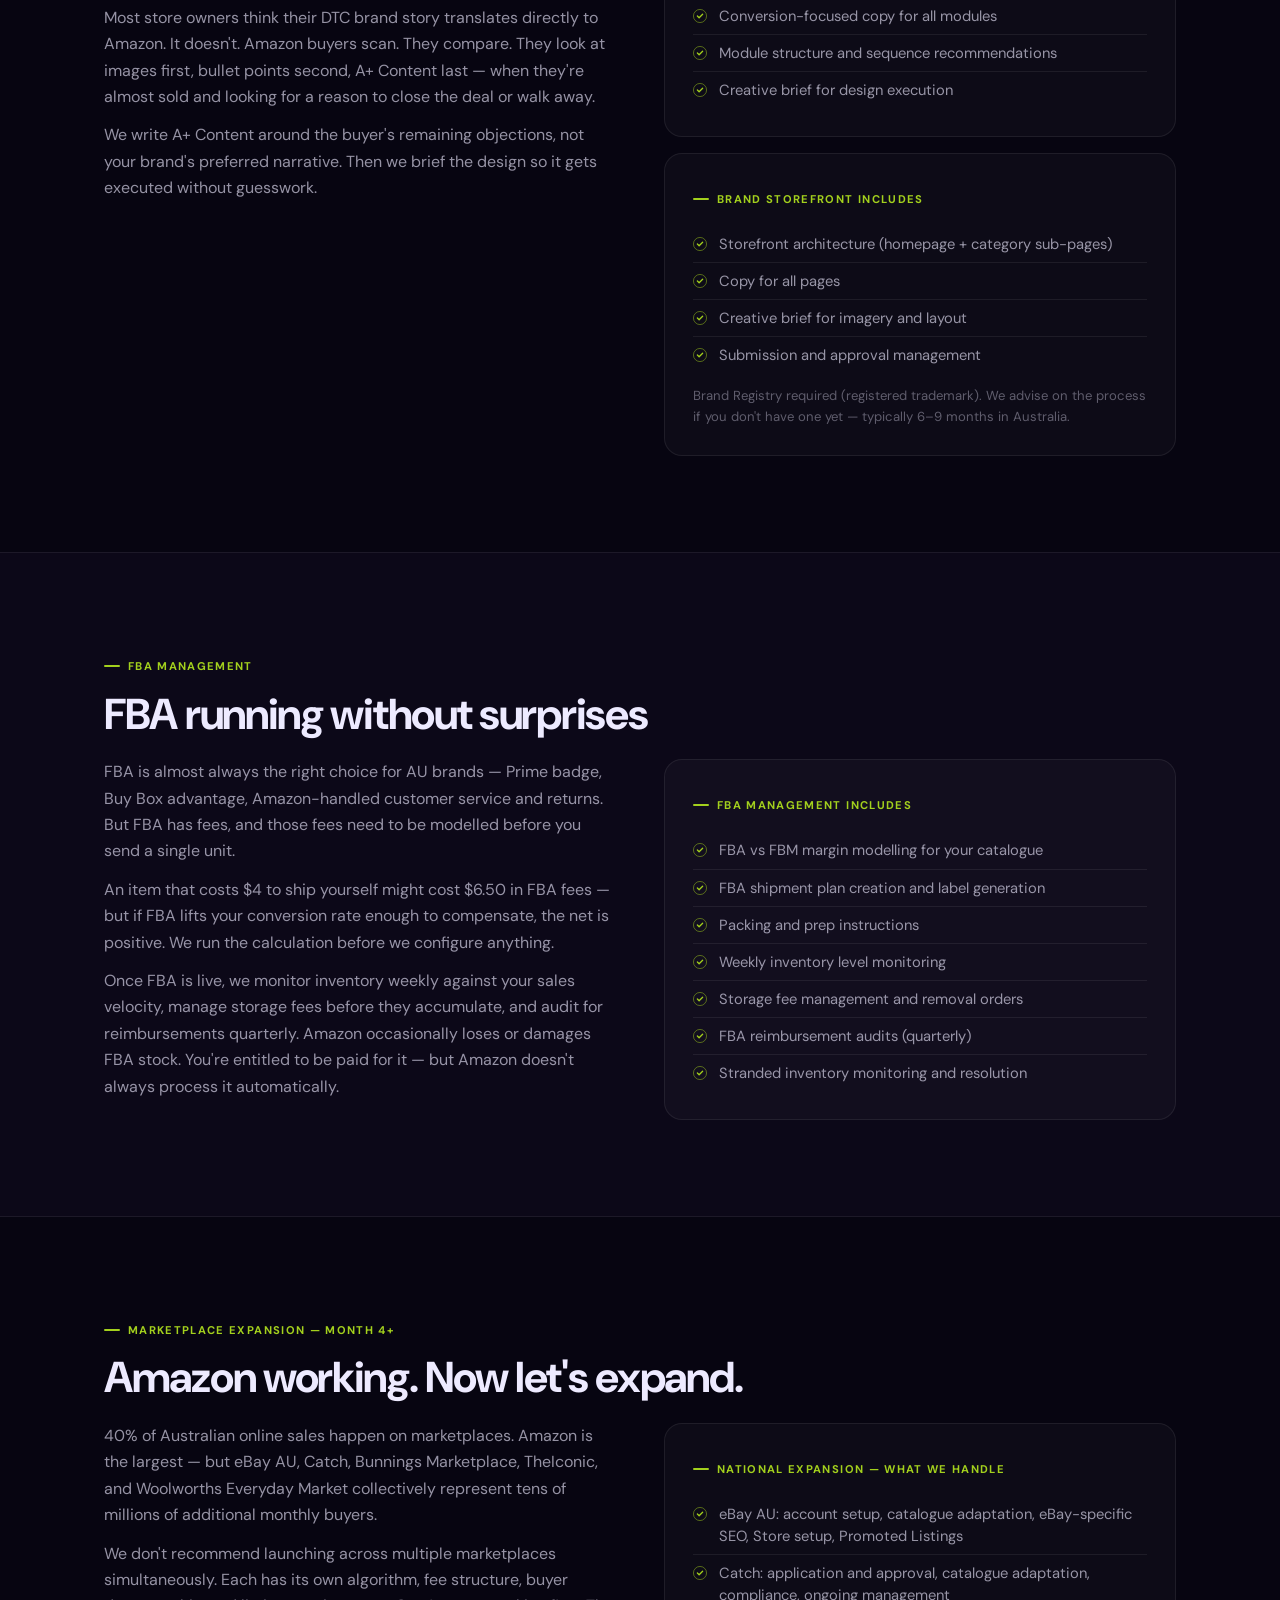
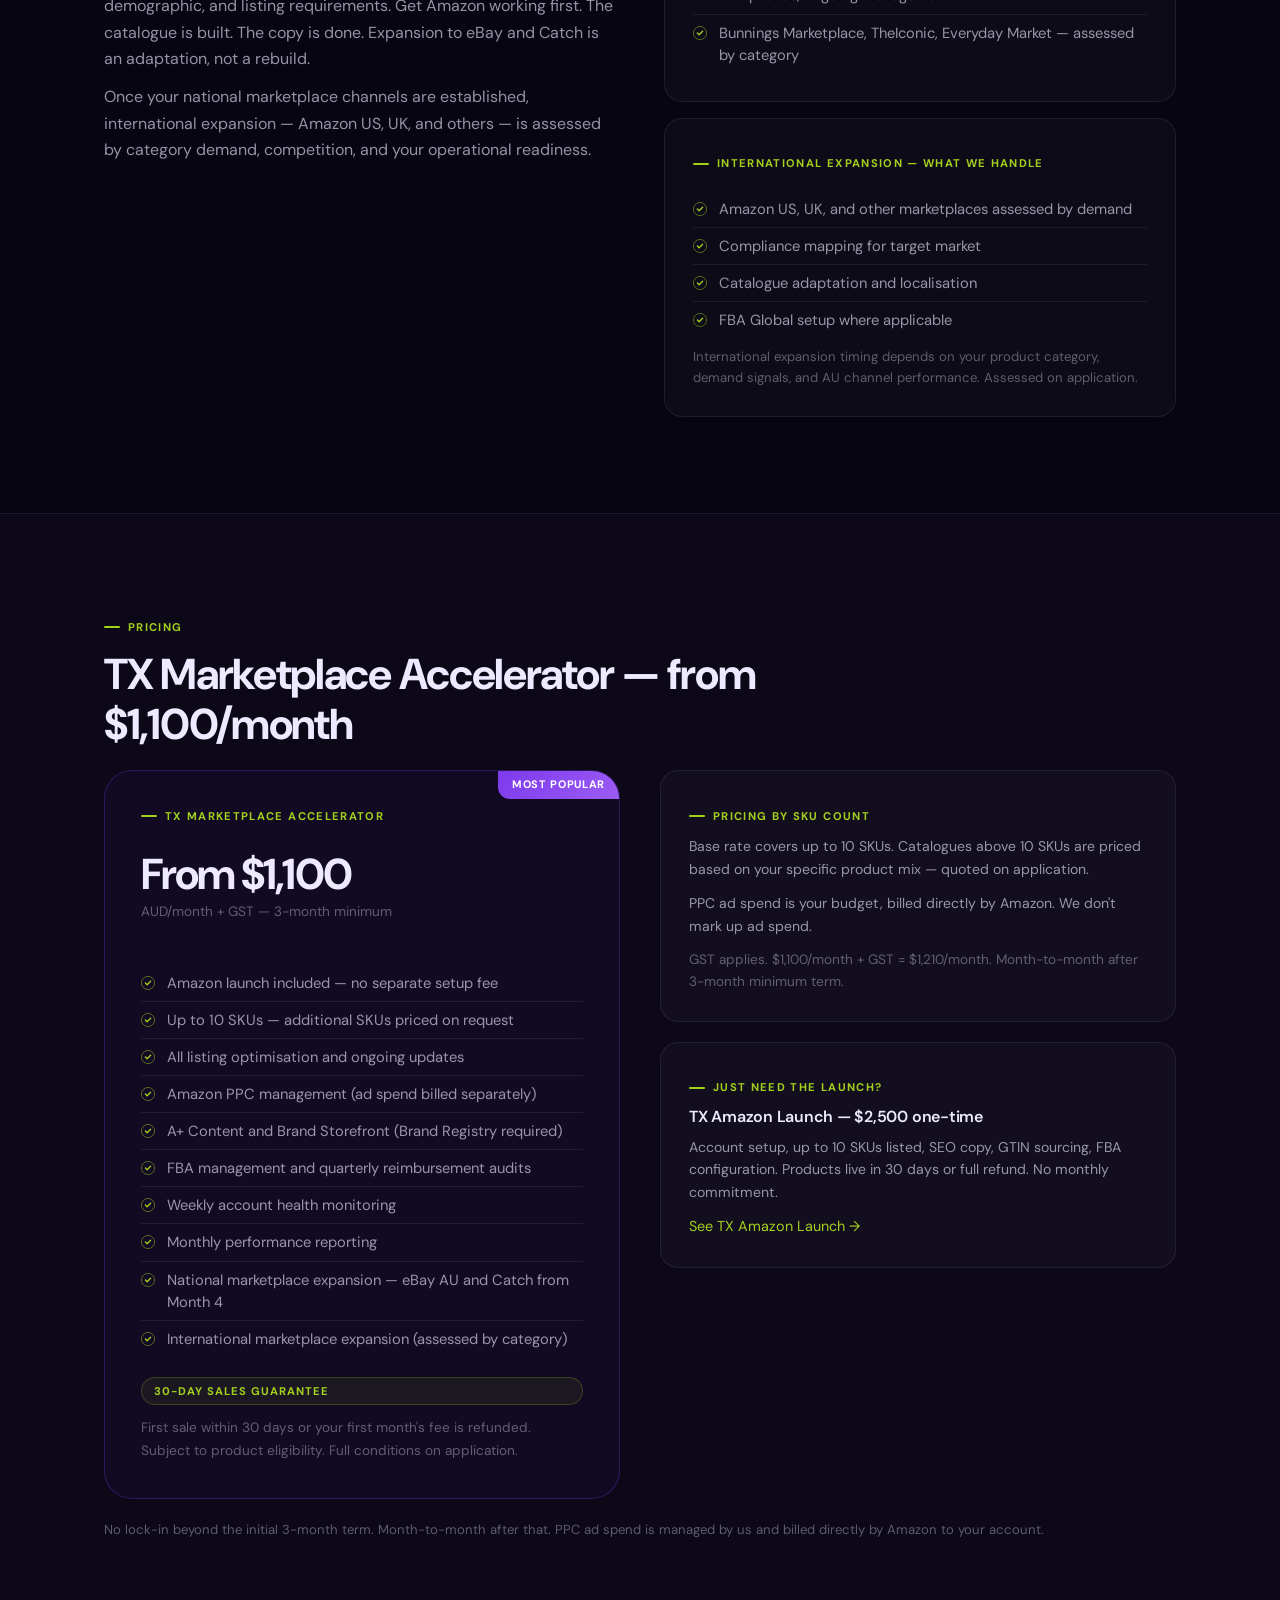
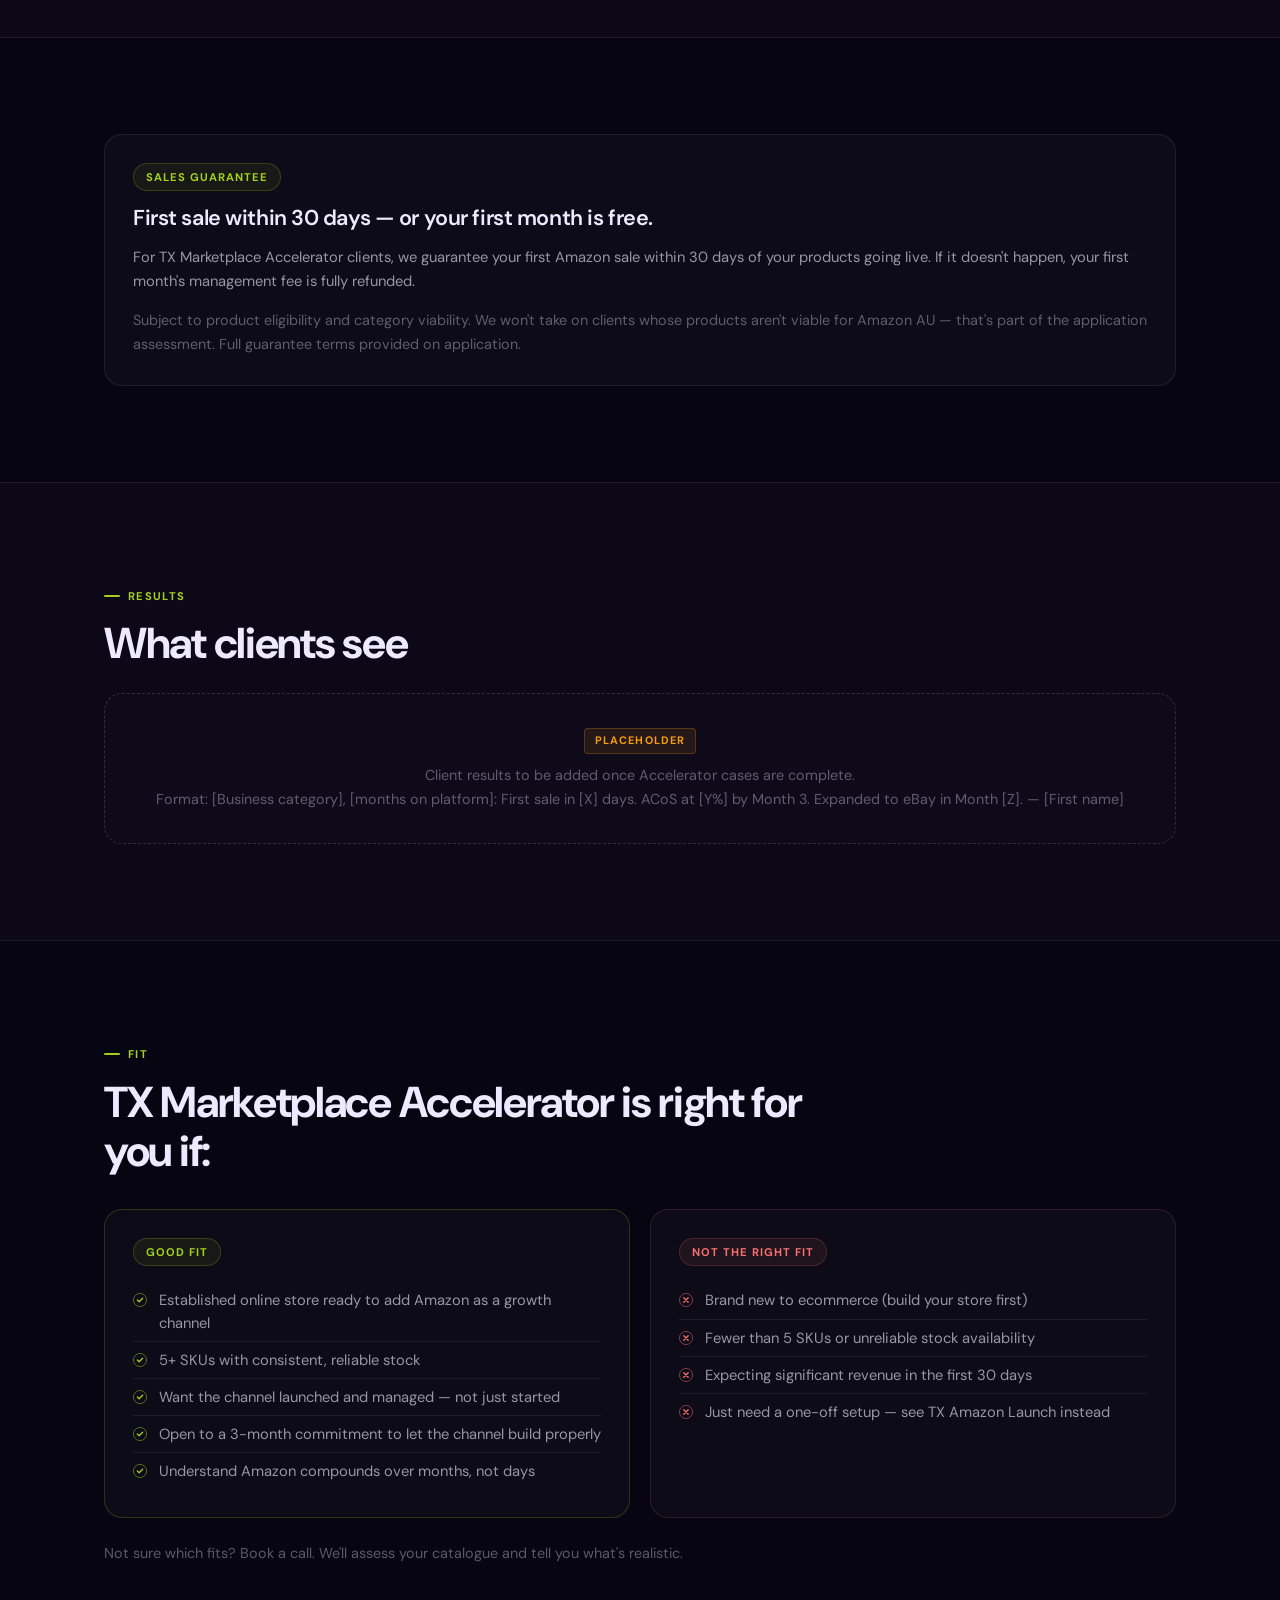
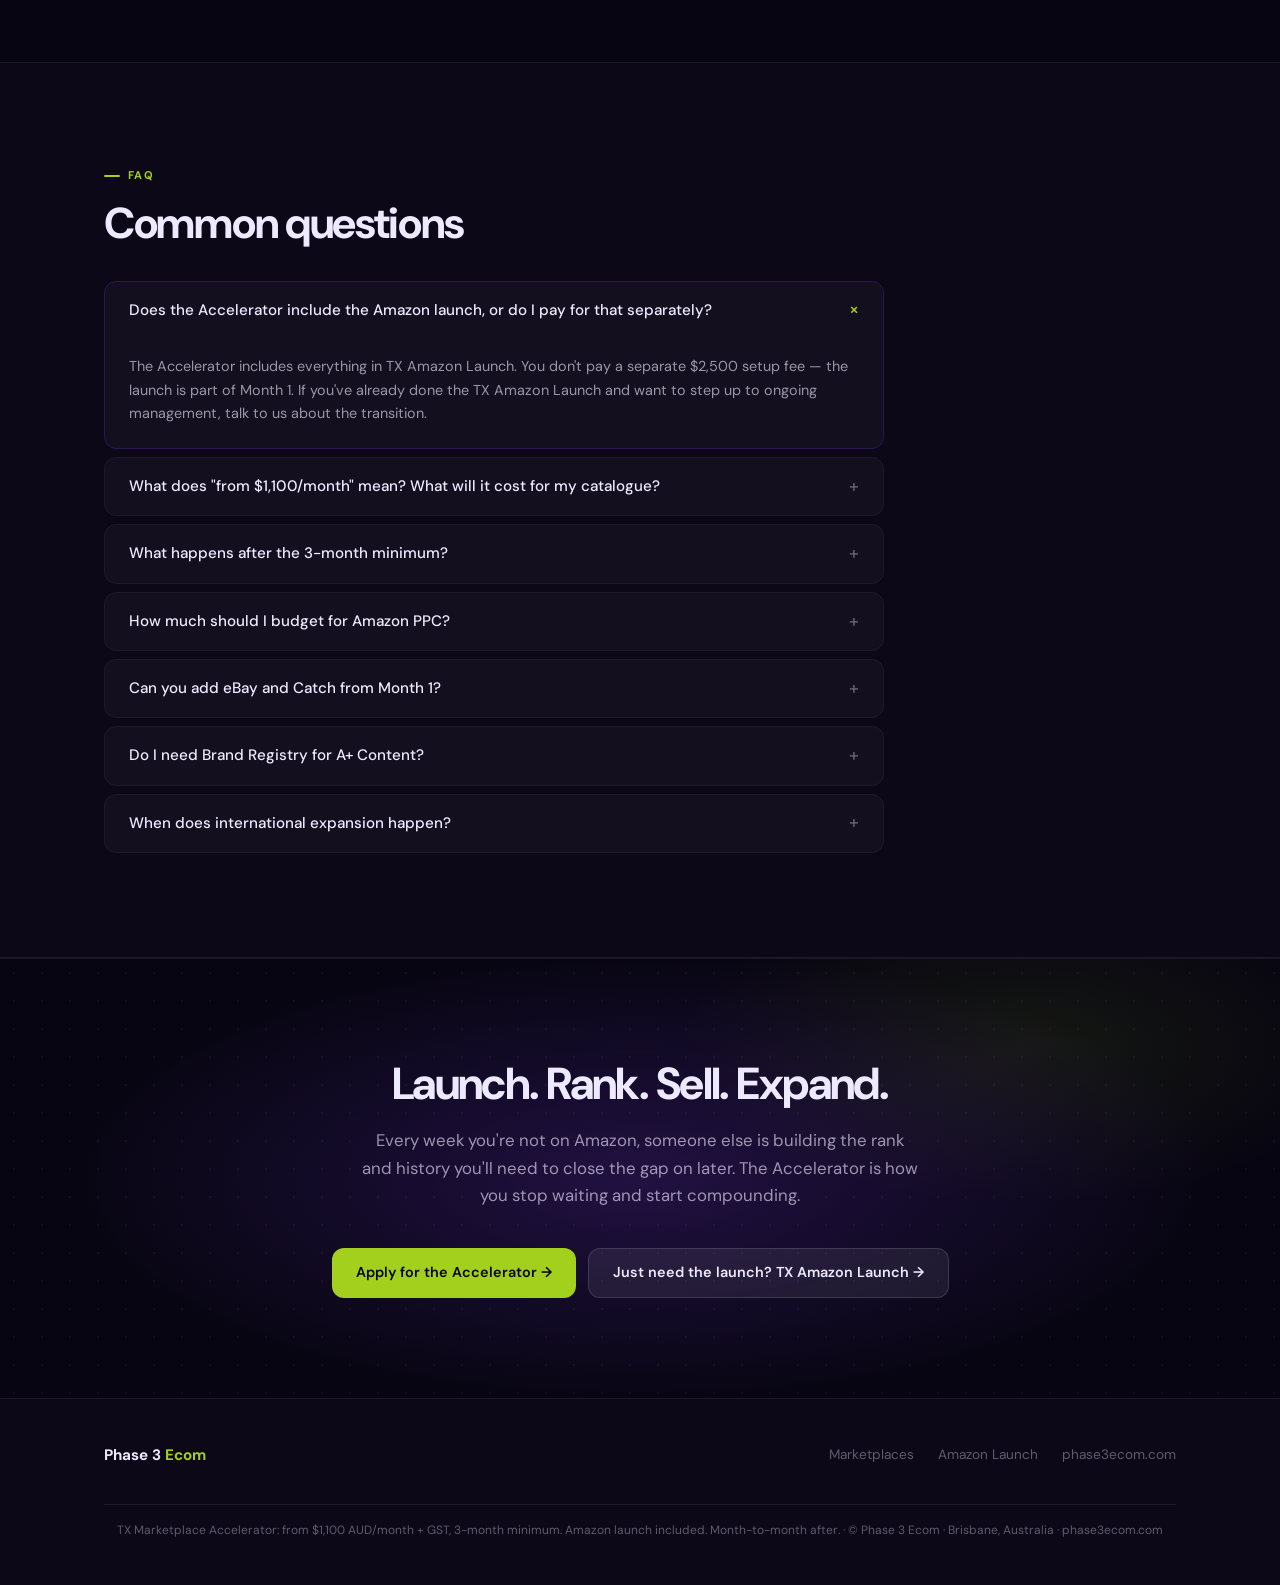
<file: TX-Marketplace-Accelerator_v3.html>
<!DOCTYPE html>
<html lang="en-AU">
<head>
  <meta charset="UTF-8">
  <meta name="viewport" content="width=device-width, initial-scale=1.0">
  <title>TX Marketplace Accelerator — Phase 3 Ecom</title>
  <meta name="description" content="Full-service Amazon management for Australian online store owners. Launch, listing optimisation, PPC, A+ Content, FBA, and marketplace expansion. From $1,100/month.">
  <link rel="stylesheet" href="styles.css">
</head>
<body>

<nav class="nav">
  <div class="nav-inner">
    <div class="nav-logo">Phase 3 <span>Ecom</span></div>
    <div class="nav-links">
      <a href="Homepage_v3.html">Marketplaces</a>
      <a href="Amazon-Launch_v3.html">Amazon Launch</a>
      <a href="TX-Marketplace-Accelerator_v3.html" class="active">TX Accelerator</a>
      <a href="https://phase3ecom.com" class="nav-cta">Start selling →</a>
    </div>
  </div>
</nav>

<!-- HERO -->
<section class="hero">
  <div class="container">
    <div class="breadcrumb">
      <a href="Homepage_v3.html">Marketplaces</a>
      <span>/</span>
      <span>TX Marketplace Accelerator</span>
    </div>
    <div class="hero-label">TX Marketplace Accelerator</div>
    <h1>
      Not just live on Amazon.
      <span class="break">Ranking, selling, and compounding.</span>
    </h1>
    <p class="hero-sub">
      Getting on Amazon is the start. Getting found, running profitable ads, managing FBA without surprises, and eventually expanding to eBay, Catch, and international marketplaces — that's the Accelerator. From $1,100/month, 3-month minimum. Includes your Amazon launch.
    </p>
    <div class="hero-actions">
      <a href="https://phase3ecom.com" class="btn btn-primary">Apply for the Accelerator →</a>
      <a href="Amazon-Launch_v3.html" class="btn btn-secondary">Just need the launch? See TX Amazon Launch</a>
    </div>
  </div>
</section>

<!-- WHAT'S INCLUDED OVERVIEW -->
<section class="section">
  <div class="container">
    <div class="section-tag">What's included</div>
    <h2 class="section-title">Everything managed for you</h2>
    <p class="section-intro">TX Marketplace Accelerator covers the full lifecycle of an Amazon channel — from launch through to profitability and expansion. Every component is included in the monthly management fee.</p>

    <div class="card-grid">
      <div class="card">
        <div class="card-icon">⚙</div>
        <h3>Amazon Launch</h3>
        <p>Account setup, verification, GTIN sourcing, compliance mapping, FBA/FBM configuration. Everything from TX Amazon Launch — included in Month 1. No separate setup fee.</p>
      </div>
      <div class="card">
        <div class="card-icon">📋</div>
        <h3>Listing Optimisation</h3>
        <p>AU-specific keyword research, optimised titles, bullet points, backend search terms. Built to rank and convert. Updated continuously as your sales data and search trends evolve.</p>
      </div>
      <div class="card">
        <div class="card-icon">📈</div>
        <h3>Amazon PPC Management</h3>
        <p>Campaign architecture, AU-specific keyword strategy, weekly bid management, search term report analysis, TACoS and ACoS reporting. Ad spend billed directly by Amazon.</p>
      </div>
      <div class="card">
        <div class="card-icon">🎨</div>
        <h3>A+ Content & Brand Storefront</h3>
        <p>Conversion-focused A+ modules and a branded storefront for Brand Registry holders. Competitor gap analysis, copy, and creative briefs included.</p>
      </div>
      <div class="card">
        <div class="card-icon">📦</div>
        <h3>FBA Management</h3>
        <p>Margin modelling, shipment creation, inventory monitoring, storage fee management, reimbursement audits. FBA running without surprises.</p>
      </div>
      <div class="card">
        <div class="card-icon">🌐</div>
        <h3>National Marketplace Expansion (Month 4+)</h3>
        <p>eBay AU and Catch expansion once Amazon is working. Catalogue adaptation, platform setup, platform-specific SEO. Included in monthly management.</p>
      </div>
      <div class="card">
        <div class="card-icon">🌏</div>
        <h3>International Marketplace Expansion</h3>
        <p>Amazon US, UK, and other international marketplaces assessed by category and demand. Catalogue adaptation, compliance mapping, and listing management for international expansion when your AU channel is established.</p>
      </div>
    </div>
  </div>
</section>

<!-- HOW IT WORKS -->
<section class="section section-alt">
  <div class="container">
    <div class="section-tag">Timeline</div>
    <h2 class="section-title">What happens each month</h2>
    <div class="phase-grid">
      <div class="phase-card">
        <div class="phase-tag">Month 1</div>
        <h3>Launch</h3>
        <p>Account setup. Catalogue build. Listings live. FBA or FBM configured. Compliance sorted. Products visible and correctly categorised from day one. Launch report delivered.</p>
      </div>
      <div class="phase-card">
        <div class="phase-tag">Month 2</div>
        <h3>Activate</h3>
        <p>First PPC campaigns live. Review velocity strategy started. Buy Box monitoring begins. A+ Content developed for Brand Registry holders. Listing adjustments based on early data.</p>
      </div>
      <div class="phase-card">
        <div class="phase-tag">Month 3</div>
        <h3>Optimise</h3>
        <p>Search rank tracked. PPC campaigns refined based on 60 days of real data. Catalogue expansion where applicable. FBA inventory reviewed against sales velocity. Monthly performance report.</p>
      </div>
      <div class="phase-card">
        <div class="phase-tag">Month 4+</div>
        <h3>Expand</h3>
        <p>eBay AU and Catch expansion where your category fits. PPC scaled. Organic rank improving. The channel starts compounding. Optional: Bunnings Marketplace, TheIconic, Everyday Market, and international marketplaces assessed by category.</p>
      </div>
    </div>
  </div>
</section>

<!-- LISTING OPTIMISATION DETAIL -->
<section class="section">
  <div class="container">
    <div class="section-tag">Listing Optimisation</div>
    <h2 class="section-title">Listings built to rank on Amazon AU — not just to exist</h2>
    <div class="two-col">
      <div>
        <p>Amazon's A10 algorithm weights your listing's keywords, conversion rate, and sales velocity to decide where you rank. A listing built with US keyword data, generic bullet points, or the wrong category doesn't just rank low — it costs more in PPC to compensate for every day it's live.</p>
        <p style="margin-top: 12px;">We build listings using AU-specific search data. The terms Australians use are different from US search behaviour. The volumes are lower. The keyword strategy has to reflect that — or you're optimising for an audience that isn't buying on Amazon AU.</p>
        <p style="margin-top: 12px;">Listing optimisation isn't a one-time task. We update your listings as your sales data accumulates, as search trends shift, and as your PPC campaigns identify new high-converting terms.</p>
      </div>
      <div class="card">
        <div class="section-tag">What we optimise</div>
        <ul class="check-list" style="margin-top: 8px;">
          <li>Keyword research — AU-specific, ranked by volume and competition</li>
          <li>Title structure — algorithm and human optimised</li>
          <li>5 bullet points — each addressing a buyer objection or search term</li>
          <li>Backend search terms — full character count, no repetition</li>
          <li>Category and browse node placement</li>
          <li>Ongoing updates as data accumulates</li>
        </ul>
      </div>
    </div>
  </div>
</section>

<!-- PPC DETAIL -->
<section class="section section-alt">
  <div class="container">
    <div class="section-tag">Amazon PPC</div>
    <h2 class="section-title">Advertising that builds something, not just buys sales</h2>
    <div class="two-col">
      <div>
        <p>Most store owners who try Amazon PPC themselves hit the same wall: spend goes up, sales don't follow, and the account gets switched off after one bad month. The campaigns weren't structured correctly from the start, the keywords were guesses, and no one is actively managing the bids.</p>
        <p style="margin-top: 12px;">We build PPC from a campaign architecture first. Sponsored Products for keyword targeting, Sponsored Brands for top-of-search visibility, Sponsored Display for retargeting. Each type has a role. We don't mix them or run one without the others having context.</p>
        <p style="margin-top: 12px;">Every week, we review bids. Every two weeks, we mine the Search Term Report. Every month, we report ACoS and TACoS — because TACoS tells you what advertising is doing to your organic performance over time. That's the number that matters.</p>
      </div>
      <div class="card">
        <div class="section-tag">PPC management includes</div>
        <ul class="check-list" style="margin-top: 8px;">
          <li>Campaign architecture (Sponsored Products, Brands, Display)</li>
          <li>AU-specific keyword research and match type strategy</li>
          <li>Weekly bid management and placement adjustments</li>
          <li>Bi-weekly search term report analysis</li>
          <li>Negative keyword management</li>
          <li>Monthly ACoS and TACoS reporting</li>
        </ul>
        <div style="margin-top: 16px; padding-top: 12px; border-top: 1px solid var(--border);">
          <p style="font-size: 0.82rem; color: var(--text-muted);">Ad spend is your budget, billed directly by Amazon. Recommended starting budget: $500–$1,500/month for new sellers with 5–10 SKUs.</p>
        </div>
      </div>
    </div>
  </div>
</section>

<!-- A+ CONTENT DETAIL -->
<section class="section">
  <div class="container">
    <div class="section-tag">A+ Content & Brand Storefront</div>
    <h2 class="section-title">The closest thing Amazon gives you to a landing page</h2>
    <div class="two-col">
      <div>
        <p>A+ Content is the enhanced product page available to Brand Registry holders. It replaces the plain-text description field with image-and-copy modules — comparison tables, feature callouts, lifestyle rows, brand story sections.</p>
        <p style="margin-top: 12px;">Most store owners think their DTC brand story translates directly to Amazon. It doesn't. Amazon buyers scan. They compare. They look at images first, bullet points second, A+ Content last — when they're almost sold and looking for a reason to close the deal or walk away.</p>
        <p style="margin-top: 12px;">We write A+ Content around the buyer's remaining objections, not your brand's preferred narrative. Then we brief the design so it gets executed without guesswork.</p>
      </div>
      <div>
        <div class="card" style="margin-bottom: 16px;">
          <div class="section-tag">A+ Content includes</div>
          <ul class="check-list" style="margin-top: 8px; font-size: 0.88rem;">
            <li>Competitor audit and gap analysis</li>
            <li>Conversion-focused copy for all modules</li>
            <li>Module structure and sequence recommendations</li>
            <li>Creative brief for design execution</li>
          </ul>
        </div>
        <div class="card">
          <div class="section-tag">Brand Storefront includes</div>
          <ul class="check-list" style="margin-top: 8px; font-size: 0.88rem;">
            <li>Storefront architecture (homepage + category sub-pages)</li>
            <li>Copy for all pages</li>
            <li>Creative brief for imagery and layout</li>
            <li>Submission and approval management</li>
          </ul>
          <p style="margin-top: 12px; font-size: 0.82rem; color: var(--text-muted);">Brand Registry required (registered trademark). We advise on the process if you don't have one yet — typically 6–9 months in Australia.</p>
        </div>
      </div>
    </div>
  </div>
</section>

<!-- FBA DETAIL -->
<section class="section section-alt">
  <div class="container">
    <div class="section-tag">FBA Management</div>
    <h2 class="section-title">FBA running without surprises</h2>
    <div class="two-col">
      <div>
        <p>FBA is almost always the right choice for AU brands — Prime badge, Buy Box advantage, Amazon-handled customer service and returns. But FBA has fees, and those fees need to be modelled before you send a single unit.</p>
        <p style="margin-top: 12px;">An item that costs $4 to ship yourself might cost $6.50 in FBA fees — but if FBA lifts your conversion rate enough to compensate, the net is positive. We run the calculation before we configure anything.</p>
        <p style="margin-top: 12px;">Once FBA is live, we monitor inventory weekly against your sales velocity, manage storage fees before they accumulate, and audit for reimbursements quarterly. Amazon occasionally loses or damages FBA stock. You're entitled to be paid for it — but Amazon doesn't always process it automatically.</p>
      </div>
      <div class="card">
        <div class="section-tag">FBA management includes</div>
        <ul class="check-list" style="margin-top: 8px;">
          <li>FBA vs FBM margin modelling for your catalogue</li>
          <li>FBA shipment plan creation and label generation</li>
          <li>Packing and prep instructions</li>
          <li>Weekly inventory level monitoring</li>
          <li>Storage fee management and removal orders</li>
          <li>FBA reimbursement audits (quarterly)</li>
          <li>Stranded inventory monitoring and resolution</li>
        </ul>
      </div>
    </div>
  </div>
</section>

<!-- MARKETPLACE EXPANSION DETAIL -->
<section class="section">
  <div class="container">
    <div class="section-tag">Marketplace Expansion — Month 4+</div>
    <h2 class="section-title">Amazon working. Now let's expand.</h2>
    <div class="two-col">
      <div>
        <p>40% of Australian online sales happen on marketplaces. Amazon is the largest — but eBay AU, Catch, Bunnings Marketplace, TheIconic, and Woolworths Everyday Market collectively represent tens of millions of additional monthly buyers.</p>
        <p style="margin-top: 12px;">We don't recommend launching across multiple marketplaces simultaneously. Each has its own algorithm, fee structure, buyer demographic, and listing requirements. Get Amazon working first. The catalogue is built. The copy is done. Expansion to eBay and Catch is an adaptation, not a rebuild.</p>
        <p style="margin-top: 12px;">Once your national marketplace channels are established, international expansion — Amazon US, UK, and others — is assessed by category demand, competition, and your operational readiness.</p>
      </div>
      <div>
        <div class="card" style="margin-bottom: 16px;">
          <div class="section-tag">National expansion — what we handle</div>
          <ul class="check-list" style="margin-top: 8px; font-size: 0.88rem;">
            <li>eBay AU: account setup, catalogue adaptation, eBay-specific SEO, Store setup, Promoted Listings</li>
            <li>Catch: application and approval, catalogue adaptation, compliance, ongoing management</li>
            <li>Bunnings Marketplace, TheIconic, Everyday Market — assessed by category</li>
          </ul>
        </div>
        <div class="card">
          <div class="section-tag">International expansion — what we handle</div>
          <ul class="check-list" style="margin-top: 8px; font-size: 0.88rem;">
            <li>Amazon US, UK, and other marketplaces assessed by demand</li>
            <li>Compliance mapping for target market</li>
            <li>Catalogue adaptation and localisation</li>
            <li>FBA Global setup where applicable</li>
          </ul>
          <p style="margin-top: 8px; font-size: 0.82rem; color: var(--text-muted);">International expansion timing depends on your product category, demand signals, and AU channel performance. Assessed on application.</p>
        </div>
      </div>
    </div>
  </div>
</section>

<!-- PRICING -->
<section class="section section-alt">
  <div class="container">
    <div class="section-tag">Pricing</div>
    <h2 class="section-title">TX Marketplace Accelerator — from $1,100/month</h2>
    <div class="two-col" style="gap: 40px; align-items: start;">
      <div>
        <div class="pricing-card featured">
          <div class="section-tag">TX Marketplace Accelerator</div>
          <div class="price-amount">From $1,100</div>
          <div class="price-period">AUD/month + GST — 3-month minimum</div>
          <div class="price-features">
            <ul class="check-list" style="margin-top: 16px;">
              <li>Amazon launch included — no separate setup fee</li>
              <li>Up to 10 SKUs — additional SKUs priced on request</li>
              <li>All listing optimisation and ongoing updates</li>
              <li>Amazon PPC management (ad spend billed separately)</li>
              <li>A+ Content and Brand Storefront (Brand Registry required)</li>
              <li>FBA management and quarterly reimbursement audits</li>
              <li>Weekly account health monitoring</li>
              <li>Monthly performance reporting</li>
              <li>National marketplace expansion — eBay AU and Catch from Month 4</li>
              <li>International marketplace expansion (assessed by category)</li>
            </ul>
          </div>
          <div class="guarantee-badge" style="margin: 20px 0 12px;">30-day sales guarantee</div>
          <p style="font-size: 0.85rem; color: var(--text-muted);">First sale within 30 days or your first month's fee is refunded. Subject to product eligibility. Full conditions on application.</p>
        </div>
      </div>
      <div>
        <div class="card" style="margin-bottom: 20px;">
          <div class="section-tag">Pricing by SKU count</div>
          <p style="font-size: 0.88rem;">Base rate covers up to 10 SKUs. Catalogues above 10 SKUs are priced based on your specific product mix — quoted on application.</p>
          <p style="font-size: 0.88rem; margin-top: 12px;">PPC ad spend is your budget, billed directly by Amazon. We don't mark up ad spend.</p>
          <p style="font-size: 0.85rem; color: var(--text-muted); margin-top: 12px;">GST applies. $1,100/month + GST = $1,210/month. Month-to-month after 3-month minimum term.</p>
        </div>
        <div class="card">
          <div class="section-tag">Just need the launch?</div>
          <h3 style="font-size: 1rem; margin-bottom: 8px;">TX Amazon Launch — $2,500 one-time</h3>
          <p style="font-size: 0.88rem;">Account setup, up to 10 SKUs listed, SEO copy, GTIN sourcing, FBA configuration. Products live in 30 days or full refund. No monthly commitment.</p>
          <a href="Amazon-Launch_v3.html" style="display: block; margin-top: 12px; font-size: 0.9rem; color: var(--accent);">See TX Amazon Launch →</a>
        </div>
      </div>
    </div>
    <p style="margin-top: 20px; font-size: 0.82rem; color: var(--text-muted);">No lock-in beyond the initial 3-month term. Month-to-month after that. PPC ad spend is managed by us and billed directly by Amazon to your account.</p>
  </div>
</section>

<!-- GUARANTEE -->
<section class="section">
  <div class="container">
    <div class="guarantee-block">
      <div class="guarantee-badge">Sales Guarantee</div>
      <h2>First sale within 30 days — or your first month is free.</h2>
      <p>For TX Marketplace Accelerator clients, we guarantee your first Amazon sale within 30 days of your products going live. If it doesn't happen, your first month's management fee is fully refunded.</p>
      <p style="margin-top: 16px; color: var(--text-muted); font-size: 0.9rem;">Subject to product eligibility and category viability. We won't take on clients whose products aren't viable for Amazon AU — that's part of the application assessment. Full guarantee terms provided on application.</p>
    </div>
  </div>
</section>

<!-- SOCIAL PROOF -->
<section class="section section-alt">
  <div class="container">
    <div class="section-tag">Results</div>
    <h2 class="section-title" style="margin-bottom: 24px;">What clients see</h2>
    <div class="placeholder-block">
      <span class="placeholder-label">Placeholder</span>
      <p>Client results to be added once Accelerator cases are complete.<br>Format: [Business category], [months on platform]: First sale in [X] days. ACoS at [Y%] by Month 3. Expanded to eBay in Month [Z]. — [First name]</p>
    </div>
  </div>
</section>

<!-- WHO IT'S FOR -->
<section class="section">
  <div class="container">
    <div class="section-tag">Fit</div>
    <h2 class="section-title" style="margin-bottom: 32px;">TX Marketplace Accelerator is right for you if:</h2>
    <div class="fit-grid">
      <div class="fit-card good">
        <div class="fit-label good">Good fit</div>
        <ul class="check-list">
          <li>Established online store ready to add Amazon as a growth channel</li>
          <li>5+ SKUs with consistent, reliable stock</li>
          <li>Want the channel launched and managed — not just started</li>
          <li>Open to a 3-month commitment to let the channel build properly</li>
          <li>Understand Amazon compounds over months, not days</li>
        </ul>
      </div>
      <div class="fit-card bad">
        <div class="fit-label bad">Not the right fit</div>
        <ul class="check-list x-list">
          <li>Brand new to ecommerce (build your store first)</li>
          <li>Fewer than 5 SKUs or unreliable stock availability</li>
          <li>Expecting significant revenue in the first 30 days</li>
          <li>Just need a one-off setup — see TX Amazon Launch instead</li>
        </ul>
      </div>
    </div>
    <p style="margin-top: 24px; font-size: 0.9rem; color: var(--text-muted);">Not sure which fits? Book a call. We'll assess your catalogue and tell you what's realistic.</p>
  </div>
</section>

<!-- FAQ -->
<section class="section section-alt">
  <div class="container">
    <div class="section-tag">FAQ</div>
    <h2 class="section-title" style="margin-bottom: 32px;">Common questions</h2>
    <div class="faq-list">
      <div class="faq-item open">
        <div class="faq-q">Does the Accelerator include the Amazon launch, or do I pay for that separately? <span class="faq-icon">+</span></div>
        <div class="faq-a">The Accelerator includes everything in TX Amazon Launch. You don't pay a separate $2,500 setup fee — the launch is part of Month 1. If you've already done the TX Amazon Launch and want to step up to ongoing management, talk to us about the transition.</div>
      </div>
      <div class="faq-item">
        <div class="faq-q">What does "from $1,100/month" mean? What will it cost for my catalogue? <span class="faq-icon">+</span></div>
        <div class="faq-a">$1,100/month covers up to 10 SKUs. Catalogues with more than 10 SKUs are priced based on the number of parent SKUs and category complexity. We quote on application after reviewing your catalogue.</div>
      </div>
      <div class="faq-item">
        <div class="faq-q">What happens after the 3-month minimum? <span class="faq-icon">+</span></div>
        <div class="faq-a">Month-to-month after the initial term. No lock-in. Most clients continue because the channel is generating consistent revenue by Month 3 — but there's no obligation to stay after the minimum period.</div>
      </div>
      <div class="faq-item">
        <div class="faq-q">How much should I budget for Amazon PPC? <span class="faq-icon">+</span></div>
        <div class="faq-a">For a new seller with 5–10 SKUs, a realistic starting budget is $500–$1,500/month. We build the strategy around your budget. Ad spend is billed directly by Amazon — not by us.</div>
      </div>
      <div class="faq-item">
        <div class="faq-q">Can you add eBay and Catch from Month 1? <span class="faq-icon">+</span></div>
        <div class="faq-a">No. We get Amazon working first. eBay and Catch expansion starts from Month 4 once Amazon is established. Spreading across multiple marketplaces before any one is working means none of them gets the attention needed to become profitable.</div>
      </div>
      <div class="faq-item">
        <div class="faq-q">Do I need Brand Registry for A+ Content? <span class="faq-icon">+</span></div>
        <div class="faq-a">Yes. A+ Content and Brand Storefront require Brand Registry, which requires a registered trademark. If you don't have a trademark yet, we advise on the process (typically 6–9 months in Australia). We can still launch and run your full account without Brand Registry — we add A+ Content when you qualify.</div>
      </div>
      <div class="faq-item">
        <div class="faq-q">When does international expansion happen? <span class="faq-icon">+</span></div>
        <div class="faq-a">International expansion is assessed once your AU Amazon channel is established — typically from Month 4 onwards. The timing depends on your category demand signals, competition in the target market, and your operational capacity to manage international fulfilment. We assess viability and advise before recommending it.</div>
      </div>
    </div>
  </div>
</section>

<!-- FINAL CTA -->
<div class="cta-block">
  <h2>Launch. Rank. Sell. Expand.</h2>
  <p>Every week you're not on Amazon, someone else is building the rank and history you'll need to close the gap on later. The Accelerator is how you stop waiting and start compounding.</p>
  <div class="btn-group">
    <a href="https://phase3ecom.com" class="btn btn-primary">Apply for the Accelerator →</a>
    <a href="Amazon-Launch_v3.html" class="btn btn-secondary">Just need the launch? TX Amazon Launch →</a>
  </div>
</div>

<footer class="footer">
  <div class="footer-inner">
    <div class="footer-logo">Phase 3 <span>Ecom</span></div>
    <div class="footer-links">
      <a href="Homepage_v3.html">Marketplaces</a>
      <a href="Amazon-Launch_v3.html">Amazon Launch</a>
      <a href="https://phase3ecom.com">phase3ecom.com</a>
    </div>
    <div class="footer-copy">
      TX Marketplace Accelerator: from $1,100 AUD/month + GST, 3-month minimum. Amazon launch included. Month-to-month after. · © Phase 3 Ecom · Brisbane, Australia · <a href="https://phase3ecom.com">phase3ecom.com</a>
    </div>
  </div>
</footer>

<script>
  document.querySelectorAll('.faq-q').forEach(q => {
    q.addEventListener('click', () => q.closest('.faq-item').classList.toggle('open'));
  });
</script>

</body>
</html>
</file>
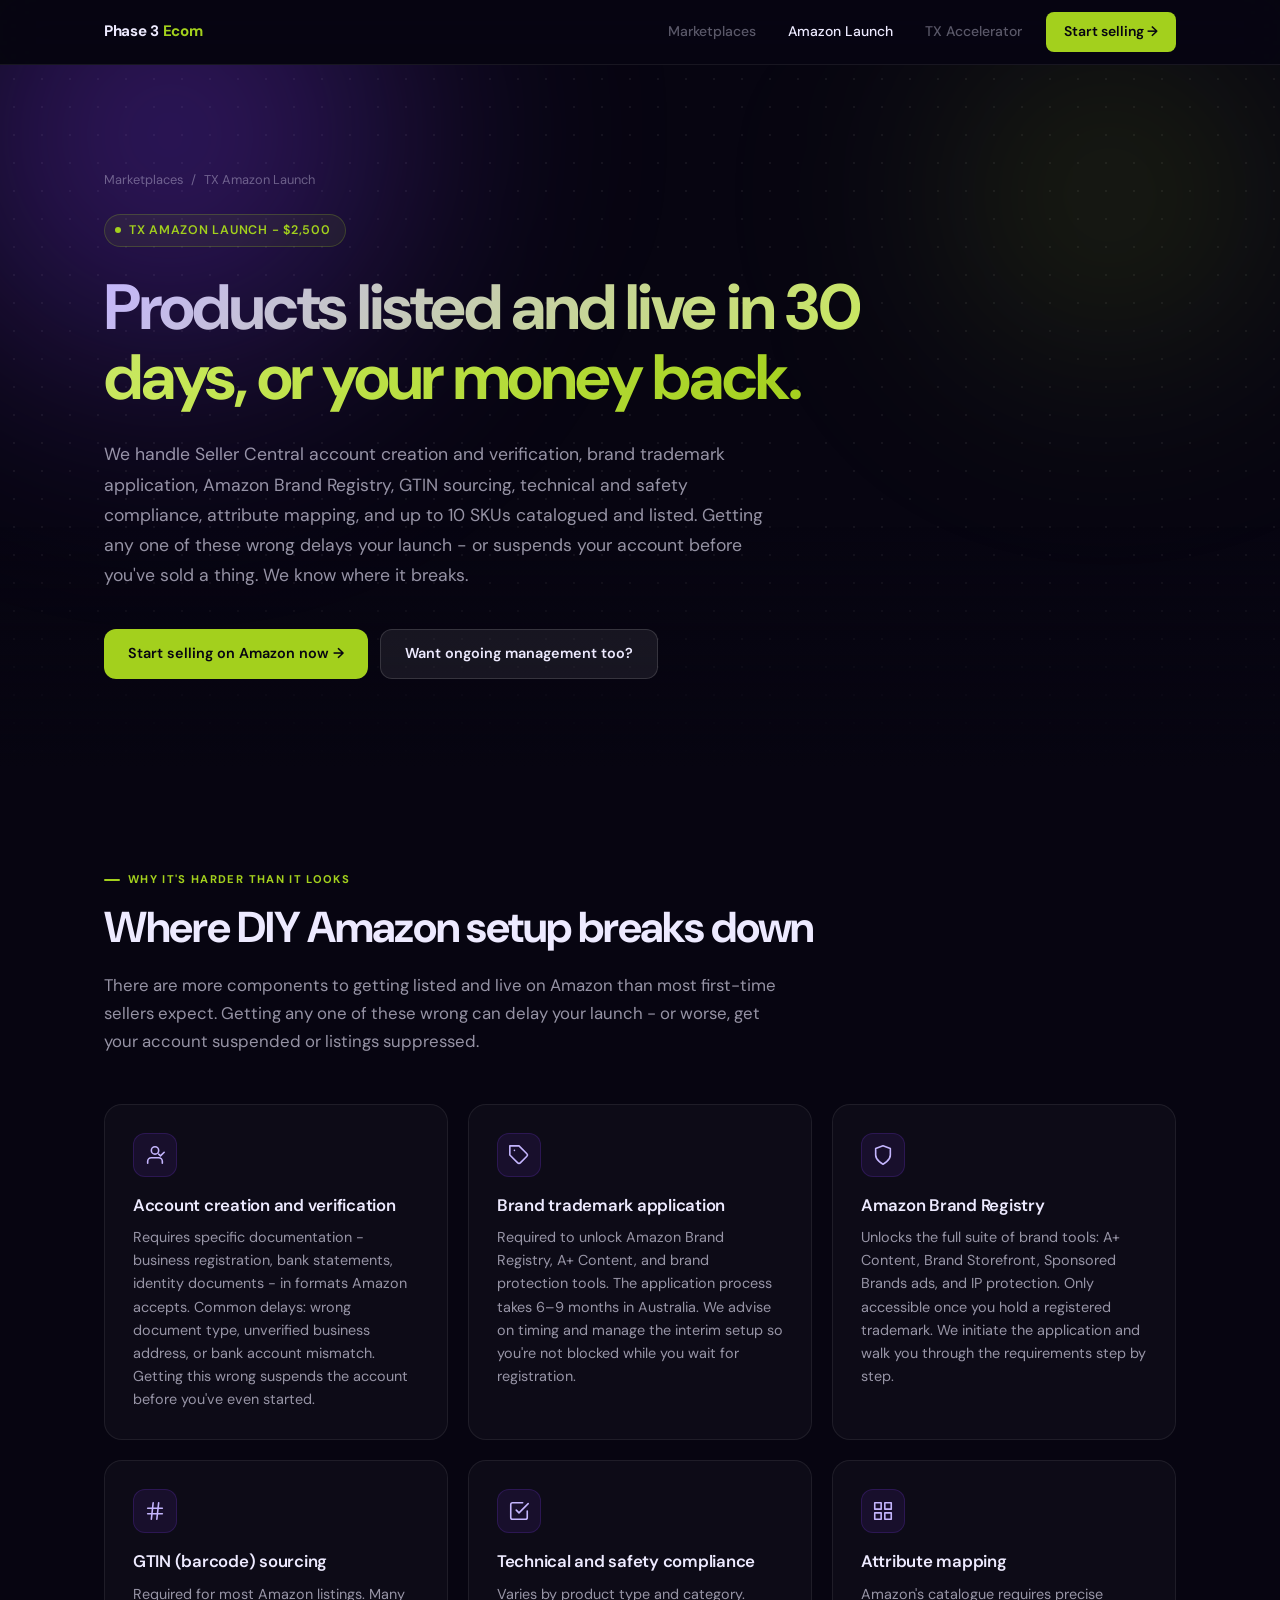
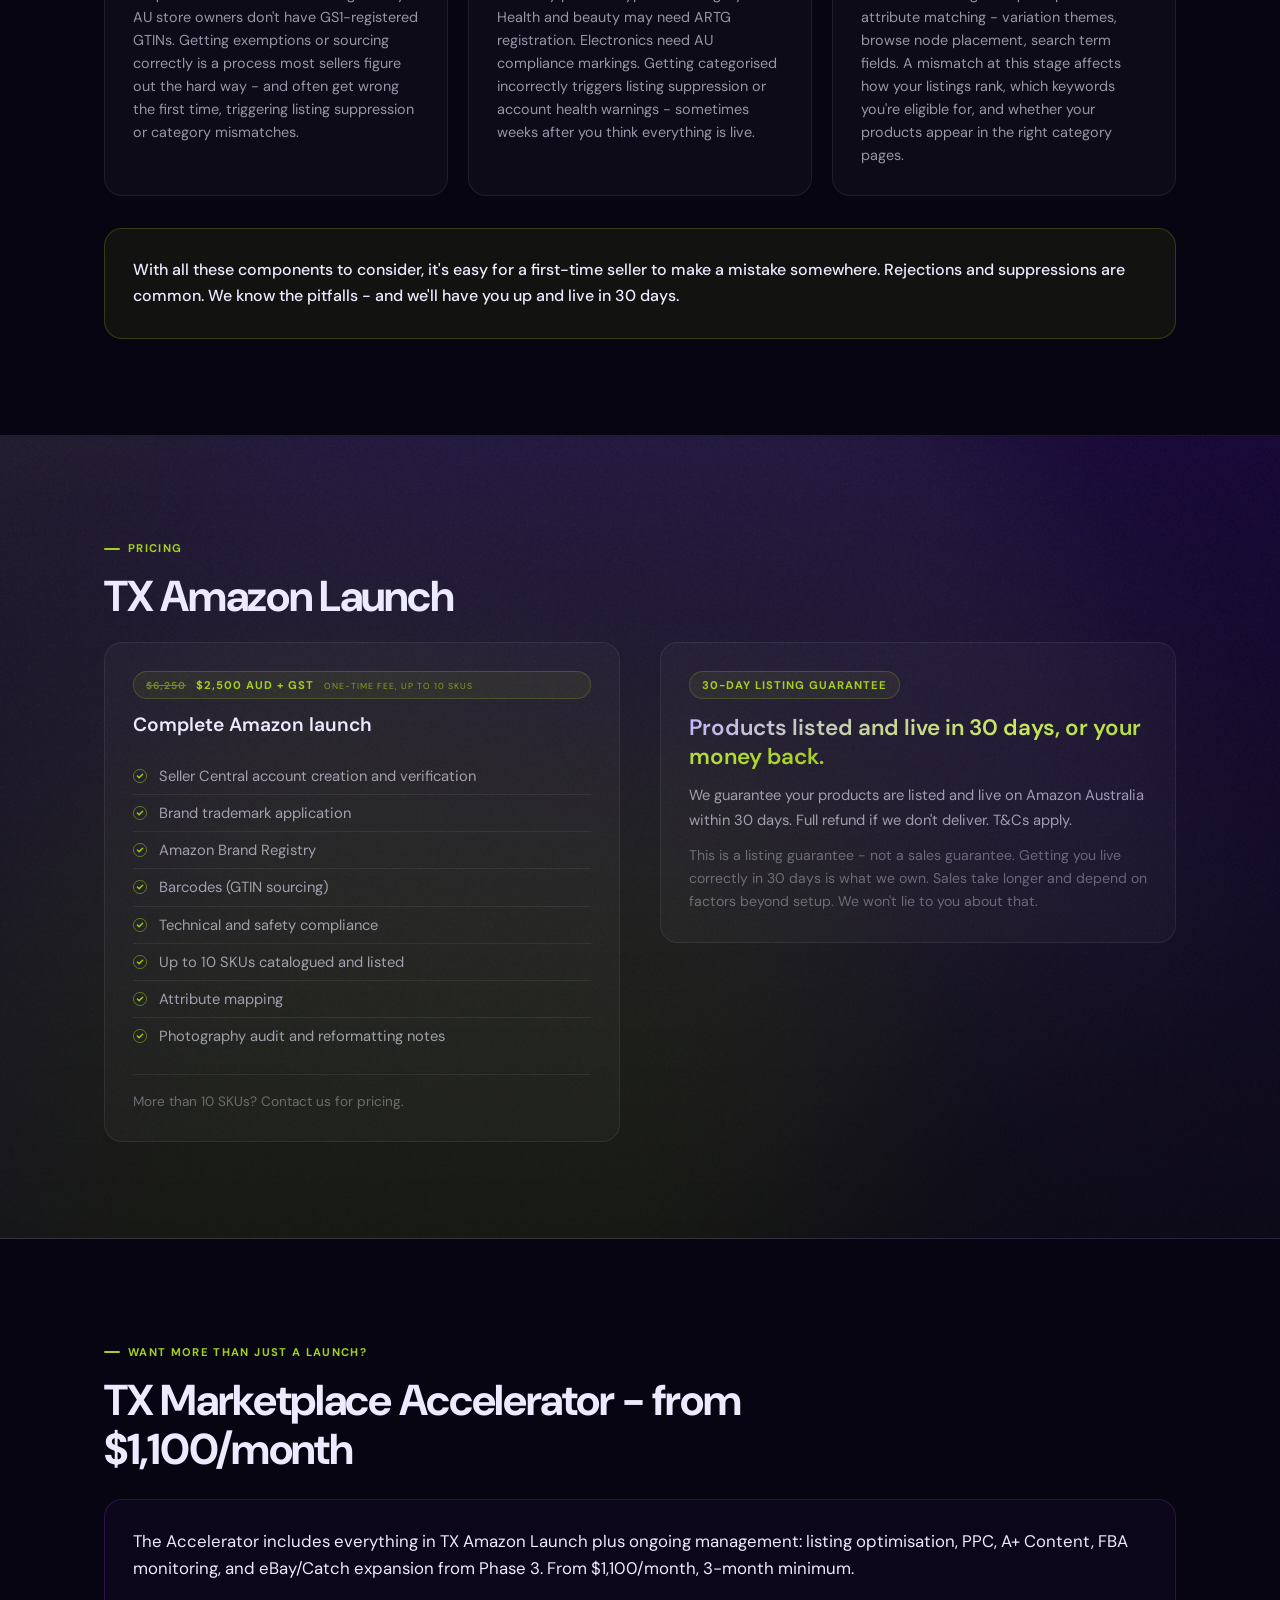
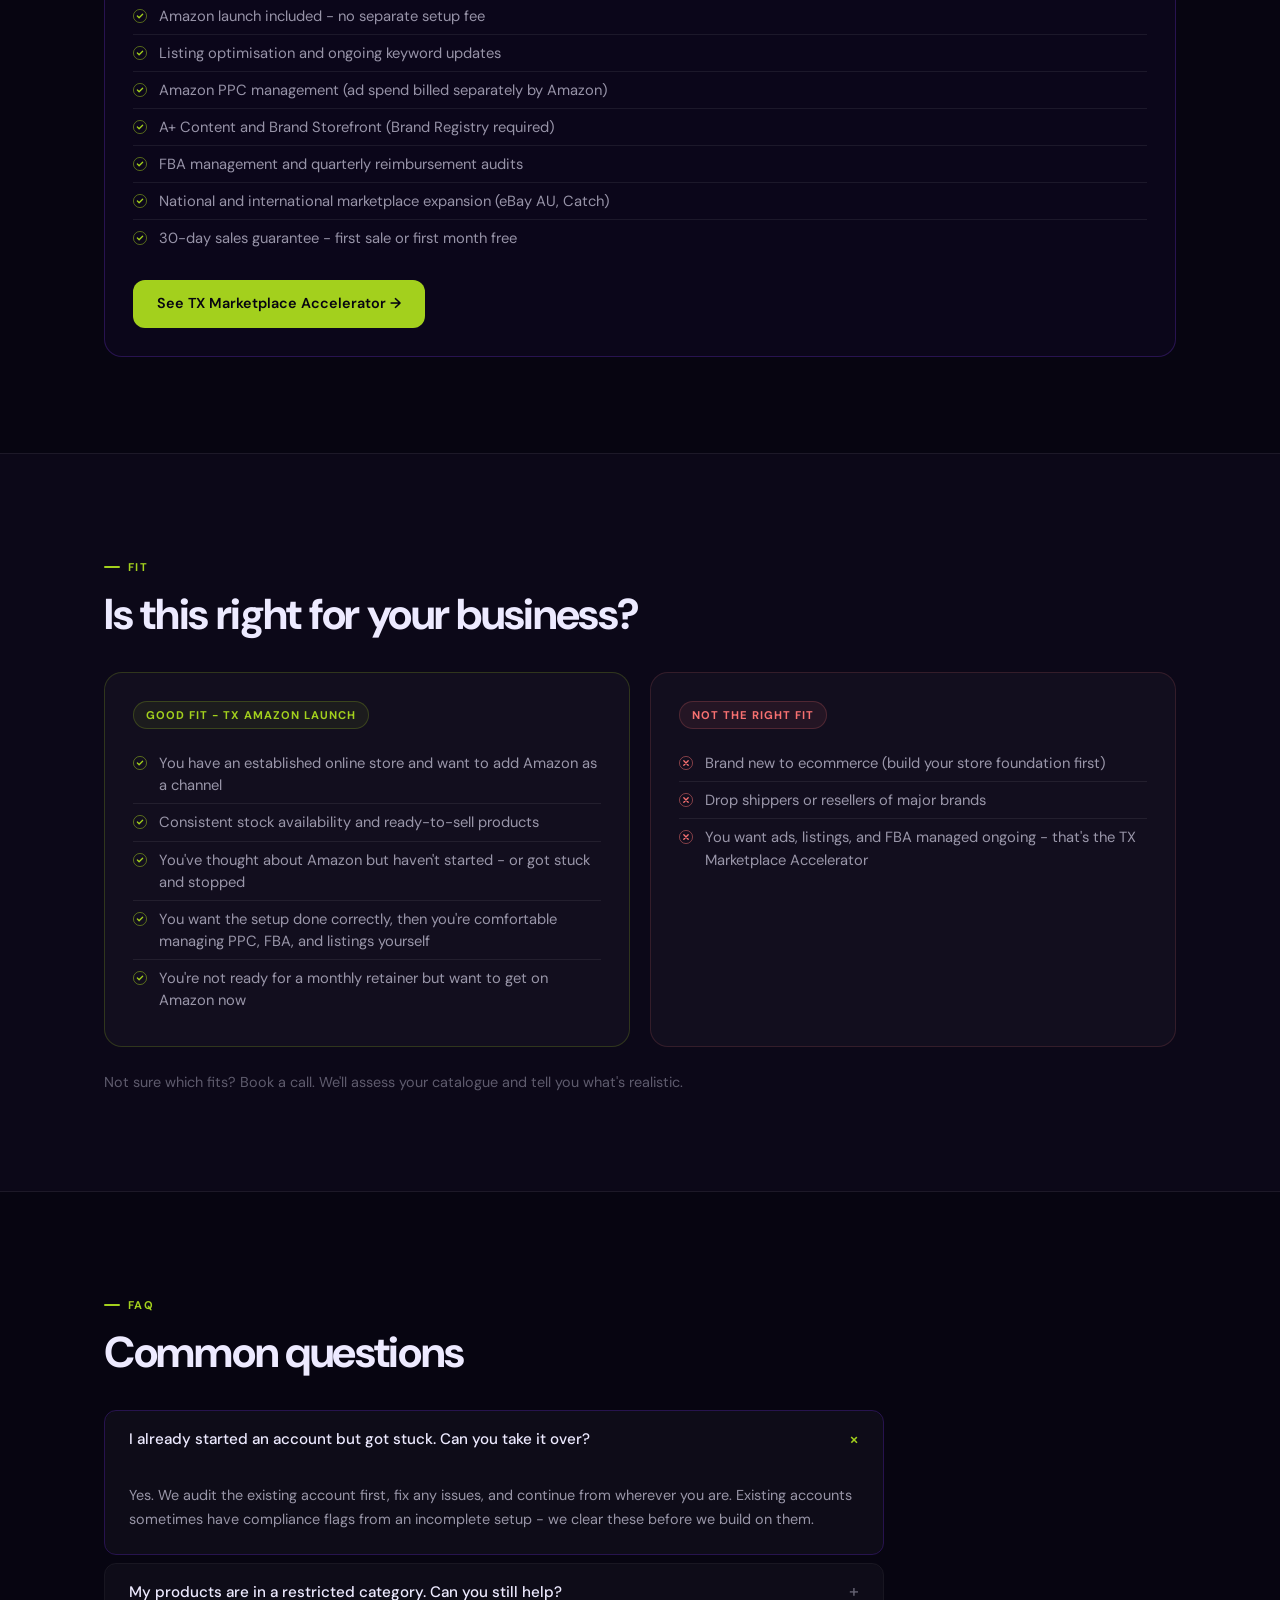
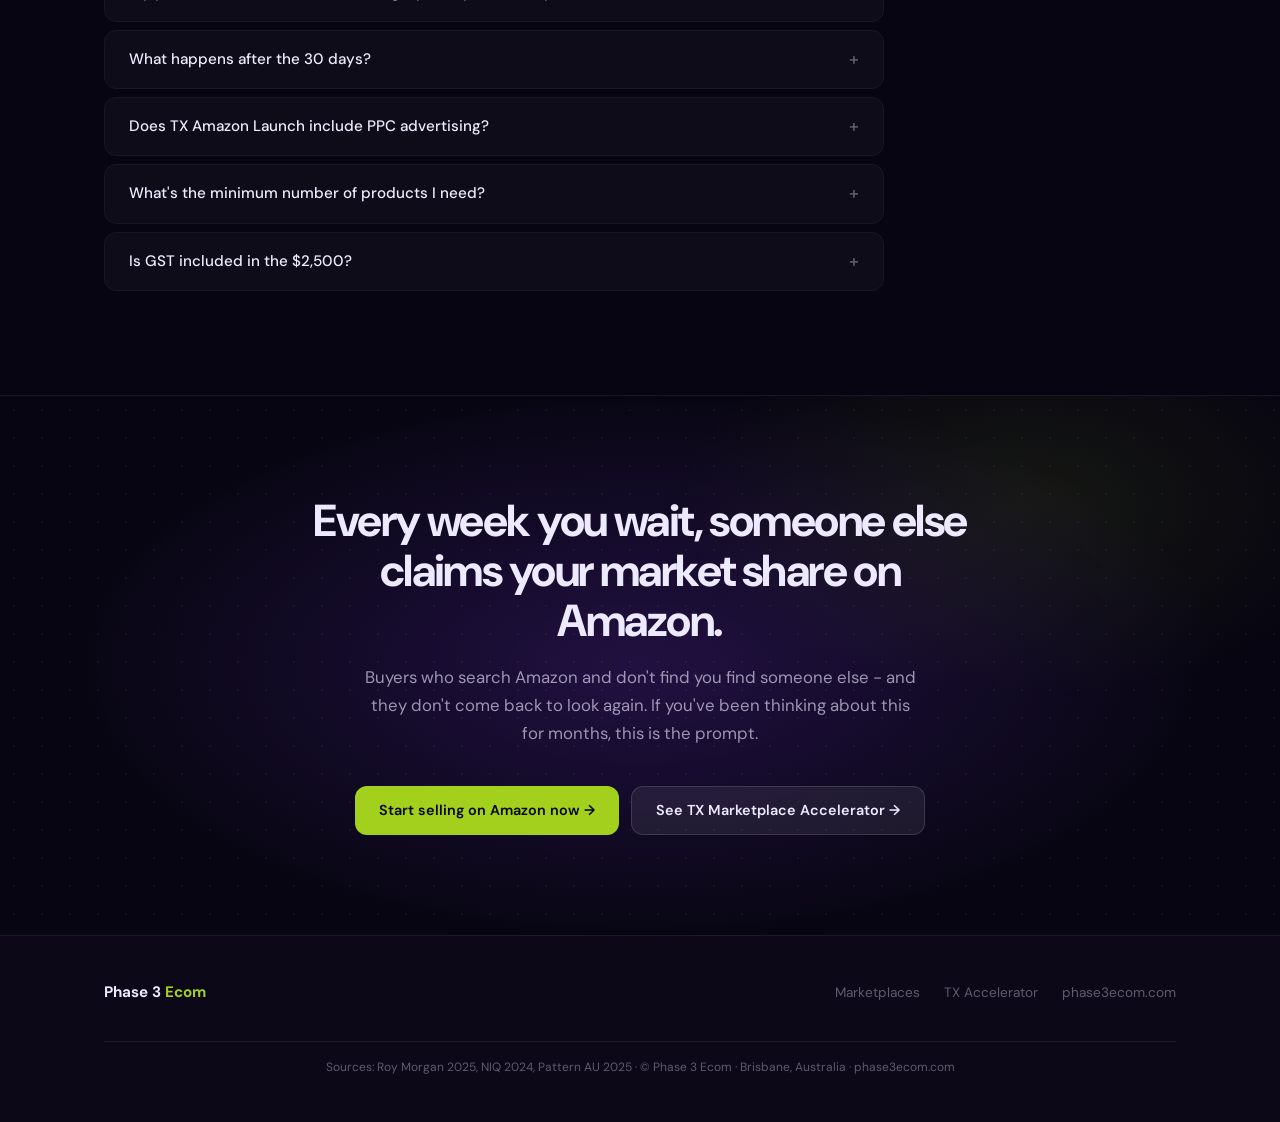
<file: Phase 3 Ecom Site/Amazon-Launch_v5.html>
<!DOCTYPE html>
<html lang="en-AU">
<head>
 <meta charset="UTF-8">
 <meta name="viewport" content="width=device-width, initial-scale=1.0">
 <title>TX Amazon Launch - Phase 3 Ecom</title>
 <meta name="description" content="Get your products live on Amazon AU in 30 days. $2,500 one-time fee. Full refund if we don't deliver. Done-for-you Amazon launch for Australian online store owners.">
 <link rel="stylesheet" href="../styles.css">
</head>
<body>

<nav class="nav">
 <div class="nav-inner">
 <div class="nav-logo">Phase 3 <span>Ecom</span></div>
 <div class="nav-links">
 <a href="Homepage_v6.html">Marketplaces</a>
 <a href="Amazon-Launch_v6.html" class="active">Amazon Launch</a>
 <a href="TX-Marketplace-Accelerator_v6.html">TX Accelerator</a>
 <a href="https://phase3ecom.com" class="nav-cta">Start selling →</a>
 </div>
 </div>
</nav>

<!-- HERO -->
<section class="hero" style="background-image: linear-gradient(rgba(7,5,17,0.72) 0%, rgba(7,5,17,0.96) 80%), url('https://images.unsplash.com/photo-1563013544-824ae1b704d3?w=1600&q=70&auto=format&fit=crop'); background-size: cover; background-position: center;">
 <div class="hero-orb hero-orb-1"></div>
 <div class="hero-orb hero-orb-2"></div>
 <div class="container">
 <div class="breadcrumb">
 <a href="Homepage_v6.html">Marketplaces</a>
 <span>/</span>
 <span>TX Amazon Launch</span>
 </div>
 <div class="hero-eyebrow">
 <span class="hero-eyebrow-dot"></span>
 TX Amazon Launch - $2,500
 </div>
 <h1><span class="gradient-text-green">Products listed and live in 30 days, or your money back.</span></h1>
 <p class="hero-sub">
 We handle Seller Central account creation and verification, brand trademark application, Amazon Brand Registry, GTIN sourcing, technical and safety compliance, attribute mapping, and up to 10 SKUs catalogued and listed. Getting any one of these wrong delays your launch - or suspends your account before you've sold a thing. We know where it breaks.
 </p>
 <div class="hero-actions">
 <a href="https://phase3ecom.com" class="btn btn-primary">Start selling on Amazon now →</a>
 <a href="TX-Marketplace-Accelerator_v6.html" class="btn btn-secondary">Want ongoing management too?</a>
 </div>
 </div>
</section>

<!-- THE PROBLEM -->
<section class="section">
 <div class="container">
 <div class="section-tag">Why it's harder than it looks</div>
 <h2 class="section-title">Where DIY Amazon setup breaks down</h2>
 <p class="section-intro">There are more components to getting listed and live on Amazon than most first-time sellers expect. Getting any one of these wrong can delay your launch - or worse, get your account suspended or listings suppressed.</p>

 <div class="card-grid">
 <div class="card reveal">
 <div class="card-icon">
 <svg viewBox="0 0 24 24"><path d="M20 21v-2a4 4 0 0 0-4-4H8a4 4 0 0 0-4 4v2"/><circle cx="12" cy="7" r="4"/><polyline points="16 11 18 13 22 9"/></svg>
 </div>
 <h3>Account creation and verification</h3>
 <p>Requires specific documentation - business registration, bank statements, identity documents - in formats Amazon accepts. Common delays: wrong document type, unverified business address, or bank account mismatch. Getting this wrong suspends the account before you've even started.</p>
 </div>
 <div class="card reveal">
 <div class="card-icon">
 <svg viewBox="0 0 24 24"><path d="M20.59 13.41l-7.17 7.17a2 2 0 0 1-2.83 0L2 12V2h10l8.59 8.59a2 2 0 0 1 0 2.82z"/><line x1="7" y1="7" x2="7.01" y2="7"/></svg>
 </div>
 <h3>Brand trademark application</h3>
 <p>Required to unlock Amazon Brand Registry, A+ Content, and brand protection tools. The application process takes 6–9 months in Australia. We advise on timing and manage the interim setup so you're not blocked while you wait for registration.</p>
 </div>
 <div class="card reveal">
 <div class="card-icon">
 <svg viewBox="0 0 24 24"><path d="M12 22s8-4 8-10V5l-8-3-8 3v7c0 6 8 10 8 10z"/></svg>
 </div>
 <h3>Amazon Brand Registry</h3>
 <p>Unlocks the full suite of brand tools: A+ Content, Brand Storefront, Sponsored Brands ads, and IP protection. Only accessible once you hold a registered trademark. We initiate the application and walk you through the requirements step by step.</p>
 </div>
 <div class="card reveal">
 <div class="card-icon">
 <svg viewBox="0 0 24 24"><line x1="4" y1="9" x2="20" y2="9"/><line x1="4" y1="15" x2="20" y2="15"/><line x1="10" y1="3" x2="8" y2="21"/><line x1="16" y1="3" x2="14" y2="21"/></svg>
 </div>
 <h3>GTIN (barcode) sourcing</h3>
 <p>Required for most Amazon listings. Many AU store owners don't have GS1-registered GTINs. Getting exemptions or sourcing correctly is a process most sellers figure out the hard way - and often get wrong the first time, triggering listing suppression or category mismatches.</p>
 </div>
 <div class="card reveal">
 <div class="card-icon">
 <svg viewBox="0 0 24 24"><polyline points="9 11 12 14 22 4"/><path d="M21 12v7a2 2 0 0 1-2 2H5a2 2 0 0 1-2-2V5a2 2 0 0 1 2-2h11"/></svg>
 </div>
 <h3>Technical and safety compliance</h3>
 <p>Varies by product type and category. Health and beauty may need ARTG registration. Electronics need AU compliance markings. Getting categorised incorrectly triggers listing suppression or account health warnings - sometimes weeks after you think everything is live.</p>
 </div>
 <div class="card reveal">
 <div class="card-icon">
 <svg viewBox="0 0 24 24"><rect x="3" y="3" width="7" height="7"/><rect x="14" y="3" width="7" height="7"/><rect x="14" y="14" width="7" height="7"/><rect x="3" y="14" width="7" height="7"/></svg>
 </div>
 <h3>Attribute mapping</h3>
 <p>Amazon's catalogue requires precise attribute matching - variation themes, browse node placement, search term fields. A mismatch at this stage affects how your listings rank, which keywords you're eligible for, and whether your products appear in the right category pages.</p>
 </div>
 </div>

 <div class="highlight-box" style="margin-top: 32px;">
 <p style="margin: 0; font-size: 1rem; font-weight: 500; color: var(--text-primary);">With all these components to consider, it's easy for a first-time seller to make a mistake somewhere. Rejections and suppressions are common. We know the pitfalls - and we'll have you up and live in 30 days.</p>
 </div>
 </div>
</section>

<!-- PRICING -->
<section class="section section-alt" style="background-image: linear-gradient(rgba(20,8,50,0.82), rgba(7,5,17,0.90)), url('../assets/gradient_2.jpg'); background-size: cover; background-position: center;">
 <div class="container">
 <div class="section-tag">Pricing</div>
 <h2 class="section-title">TX Amazon Launch</h2>
 <div class="two-col" style="gap: 40px;">
 <div>
 <div class="guarantee-block">
 <div class="guarantee-badge" style="display:flex; align-items:baseline; gap:10px; flex-wrap:wrap;">
 <span style="text-decoration:line-through; opacity:0.55; font-size:0.9em;">$6,250</span>
 <span>$2,500 AUD + GST</span>
 <span style="font-size:0.78em; font-weight:400; opacity:0.7;">one-time fee, up to 10 SKUs</span>
 </div>
 <h3 style="font-size: 1.2rem; margin-bottom: 20px;">Complete Amazon launch</h3>
 <ul class="check-list">
 <li>Seller Central account creation and verification</li>
 <li>Brand trademark application</li>
 <li>Amazon Brand Registry</li>
 <li>Barcodes (GTIN sourcing)</li>
 <li>Technical and safety compliance</li>
 <li>Up to 10 SKUs catalogued and listed</li>
 <li>Attribute mapping</li>
 <li>Photography audit and reformatting notes</li>
 </ul>
 <div style="margin-top: 20px; padding-top: 16px; border-top: 1px solid var(--border);">
 <p style="font-size: 0.85rem; color: var(--text-muted); margin: 0;">More than 10 SKUs? Contact us for pricing.</p>
 </div>
 </div>
 </div>
 <div>
 <div class="guarantee-block">
 <div class="guarantee-badge">30-day listing guarantee</div>
 <h3 style="font-size: 1.4rem; margin-bottom: 12px;"><span class="gradient-text-green">Products listed and live in 30 days, or your money back.</span></h3>
 <p>We guarantee your products are listed and live on Amazon Australia within 30 days. Full refund if we don't deliver. T&amp;Cs apply.</p>
 <p style="margin-top: 12px; font-size: 0.88rem; color: var(--text-muted);">This is a listing guarantee - not a sales guarantee. Getting you live correctly in 30 days is what we own. Sales take longer and depend on factors beyond setup. We won't lie to you about that.</p>
 </div>
 </div>
 </div>
 </div>
</section>

<!-- ACCELERATOR UPSELL -->
<section class="section">
 <div class="container">
 <div class="section-tag">Want more than just a launch?</div>
 <h2 class="section-title" style="margin-bottom: 24px;">TX Marketplace Accelerator - from $1,100/month</h2>
 <div class="card" style="border-color: rgba(124,58,237,0.25); background: rgba(124,58,237,0.04);">
 <p style="font-size: 1.05rem; color: var(--text-primary); margin-bottom: 16px;">The Accelerator includes everything in TX Amazon Launch plus ongoing management: listing optimisation, PPC, A+ Content, FBA monitoring, and eBay/Catch expansion from Phase 3. From $1,100/month, 3-month minimum.</p>
 <ul class="check-list" style="margin-bottom: 24px;">
 <li>Amazon launch included - no separate setup fee</li>
 <li>Listing optimisation and ongoing keyword updates</li>
 <li>Amazon PPC management (ad spend billed separately by Amazon)</li>
 <li>A+ Content and Brand Storefront (Brand Registry required)</li>
 <li>FBA management and quarterly reimbursement audits</li>
 <li>National and international marketplace expansion (eBay AU, Catch)</li>
 <li>30-day sales guarantee - first sale or first month free</li>
 </ul>
 <a href="TX-Marketplace-Accelerator_v6.html" class="btn btn-primary">See TX Marketplace Accelerator →</a>
 </div>
 </div>
</section>

<!-- WHO IT'S FOR -->
<section class="section section-alt">
 <div class="container">
 <div class="section-tag">Fit</div>
 <h2 class="section-title" style="margin-bottom: 32px;">Is this right for your business?</h2>
 <div class="fit-grid">
 <div class="fit-card good">
 <div class="fit-label good">Good fit - TX Amazon Launch</div>
 <ul class="check-list">
 <li>You have an established online store and want to add Amazon as a channel</li>
 <li>Consistent stock availability and ready-to-sell products</li>
 <li>You've thought about Amazon but haven't started - or got stuck and stopped</li>
 <li>You want the setup done correctly, then you're comfortable managing PPC, FBA, and listings yourself</li>
 <li>You're not ready for a monthly retainer but want to get on Amazon now</li>
 </ul>
 </div>
 <div class="fit-card bad">
 <div class="fit-label bad">Not the right fit</div>
 <ul class="check-list x-list">
 <li>Brand new to ecommerce (build your store foundation first)</li>
 <li>Drop shippers or resellers of major brands</li>
 <li>You want ads, listings, and FBA managed ongoing - that's the TX Marketplace Accelerator</li>
 </ul>
 </div>
 </div>
 <p style="margin-top: 24px; font-size: 0.9rem; color: var(--text-muted);">Not sure which fits? Book a call. We'll assess your catalogue and tell you what's realistic.</p>
 </div>
</section>

<!-- FAQ -->
<section class="section">
 <div class="container">
 <div class="section-tag">FAQ</div>
 <h2 class="section-title" style="margin-bottom: 32px;">Common questions</h2>
 <div class="faq-list">
 <div class="faq-item open">
 <div class="faq-q">I already started an account but got stuck. Can you take it over? <span class="faq-icon">+</span></div>
 <div class="faq-a">Yes. We audit the existing account first, fix any issues, and continue from wherever you are. Existing accounts sometimes have compliance flags from an incomplete setup - we clear these before we build on them.</div>
 </div>
 <div class="faq-item">
 <div class="faq-q">My products are in a restricted category. Can you still help? <span class="faq-icon">+</span></div>
 <div class="faq-a">Restricted categories require category-specific approval from Amazon. We manage the approval application as part of setup. If approval isn't achievable for your products, we'll tell you before you pay. We won't take your fee if your product category isn't viable.</div>
 </div>
 <div class="faq-item">
 <div class="faq-q">What happens after the 30 days? <span class="faq-icon">+</span></div>
 <div class="faq-a">Your products are live and correctly set up. The launch report gives you a 90-day roadmap of what to focus on next. You manage it from there - or step up to the TX Marketplace Accelerator for ongoing management including PPC, listing optimisation, and review strategy.</div>
 </div>
 <div class="faq-item">
 <div class="faq-q">Does TX Amazon Launch include PPC advertising? <span class="faq-icon">+</span></div>
 <div class="faq-a">No. TX Amazon Launch is setup and listing only. Amazon PPC is included in the TX Marketplace Accelerator from Phase 2. PPC requires 30–60 days of sales data before campaigns can be meaningfully optimised - we start it when it will actually perform.</div>
 </div>
 <div class="faq-item">
 <div class="faq-q">What's the minimum number of products I need? <span class="faq-icon">+</span></div>
 <div class="faq-a">We recommend consistent stock availability across your catalogue. Fewer than 5 SKUs limits your ability to run Sponsored Brands ads and makes it harder to build catalogue depth. If you have fewer SKUs, talk to us - there are ways to structure the launch that still work.</div>
 </div>
 <div class="faq-item">
 <div class="faq-q">Is GST included in the $2,500? <span class="faq-icon">+</span></div>
 <div class="faq-a">GST is additional. $2,500 + GST ($250) = $2,750 total. Invoiced on kickoff.</div>
 </div>
 </div>
 </div>
</section>

<!-- FINAL CTA -->
<div class="cta-block">
 <h2>Every week you wait, someone else claims your market share on Amazon.</h2>
 <p>Buyers who search Amazon and don't find you find someone else - and they don't come back to look again. If you've been thinking about this for months, this is the prompt.</p>
 <div class="btn-group">
 <a href="https://phase3ecom.com" class="btn btn-primary">Start selling on Amazon now →</a>
 <a href="TX-Marketplace-Accelerator_v6.html" class="btn btn-secondary">See TX Marketplace Accelerator →</a>
 </div>
</div>

<footer class="footer">
 <div class="footer-inner">
 <div class="footer-logo">Phase 3 <span>Ecom</span></div>
 <div class="footer-links">
 <a href="Homepage_v6.html">Marketplaces</a>
 <a href="TX-Marketplace-Accelerator_v6.html">TX Accelerator</a>
 <a href="https://phase3ecom.com">phase3ecom.com</a>
 </div>
 <div class="footer-copy">
 Sources: Roy Morgan 2025, NIQ 2024, Pattern AU 2025 · © Phase 3 Ecom · Brisbane, Australia · <a href="https://phase3ecom.com">phase3ecom.com</a>
 </div>
 </div>
</footer>

<script>
 document.querySelectorAll('.faq-q').forEach(q => {
 q.addEventListener('click', () => q.closest('.faq-item').classList.toggle('open'));
 });

 const revealObserver = new IntersectionObserver((entries) => {
 entries.forEach(entry => {
 if (entry.isIntersecting) {
 entry.target.classList.add('is-visible');
 revealObserver.unobserve(entry.target);
 }
 });
 }, { threshold: 0.08, rootMargin: '-40px' });

 document.querySelectorAll('.reveal').forEach(el => revealObserver.observe(el));
</script>

</body>
</html>
</file>
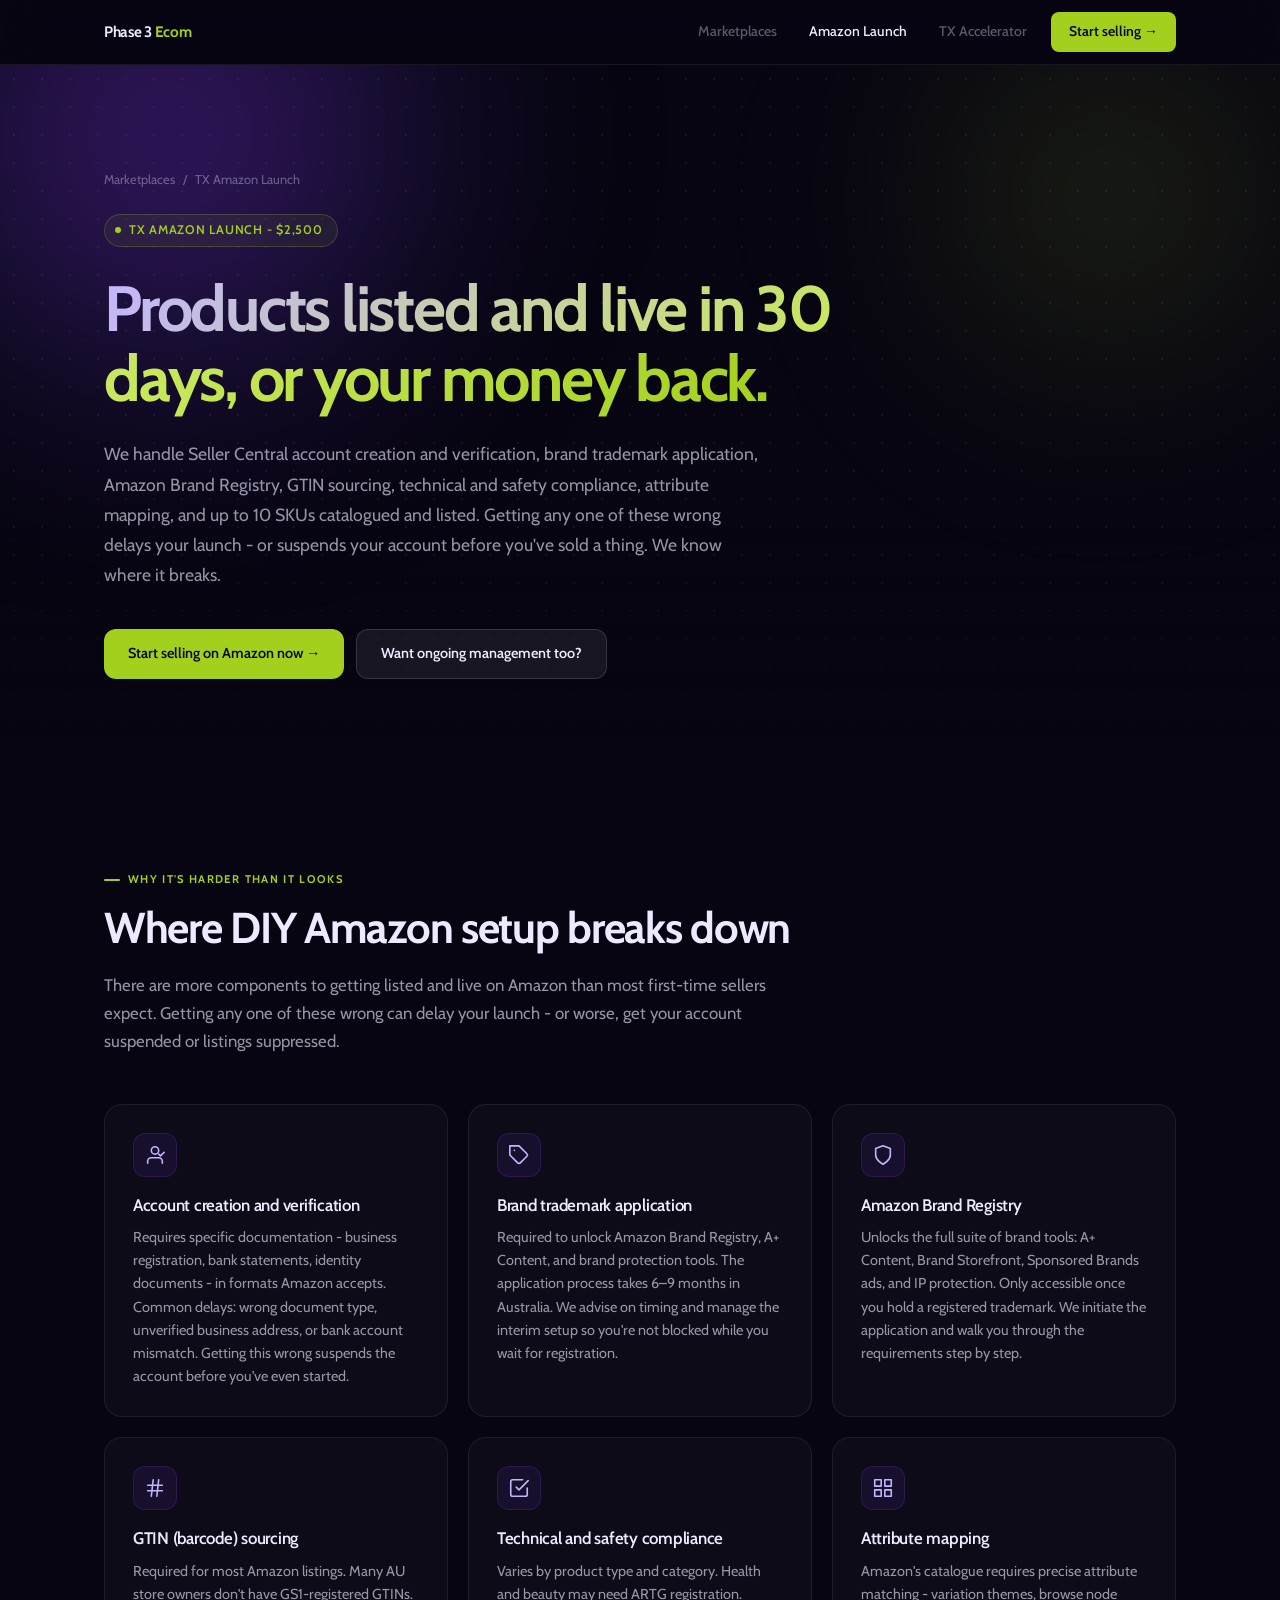
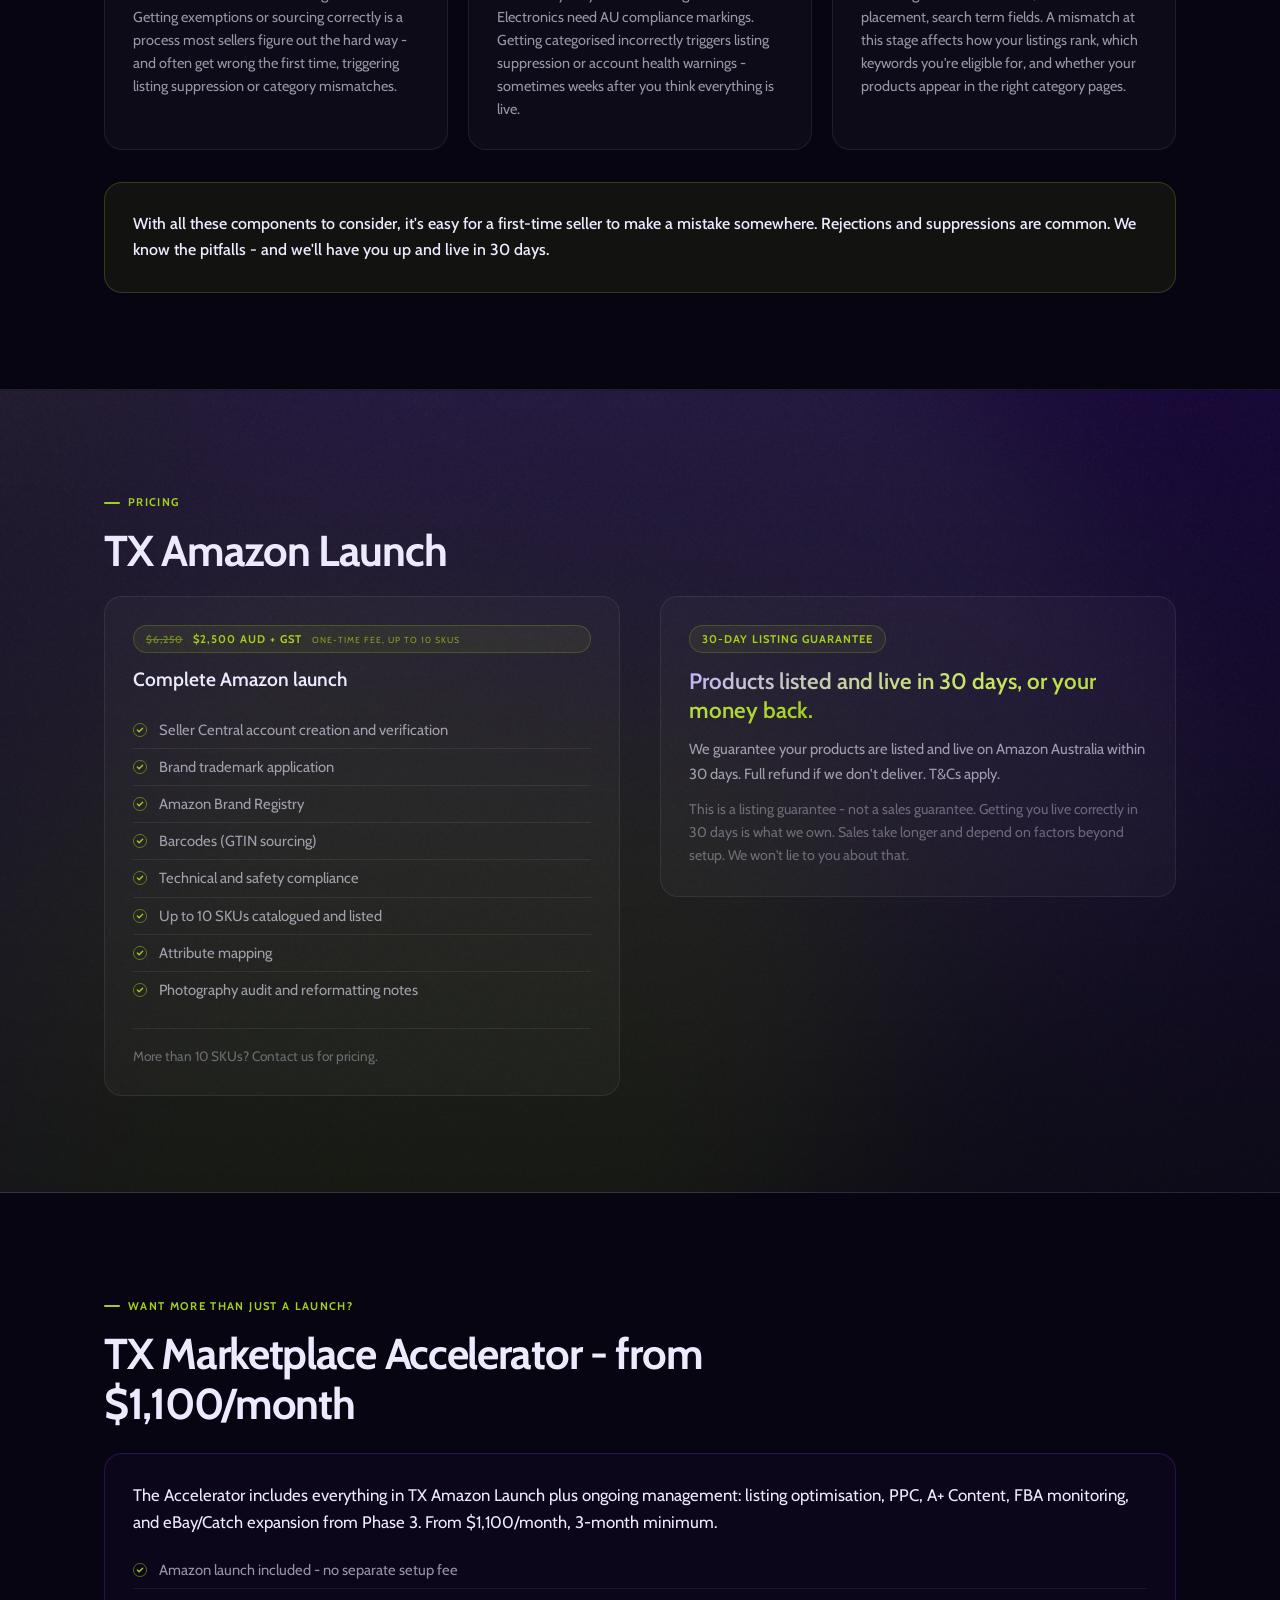
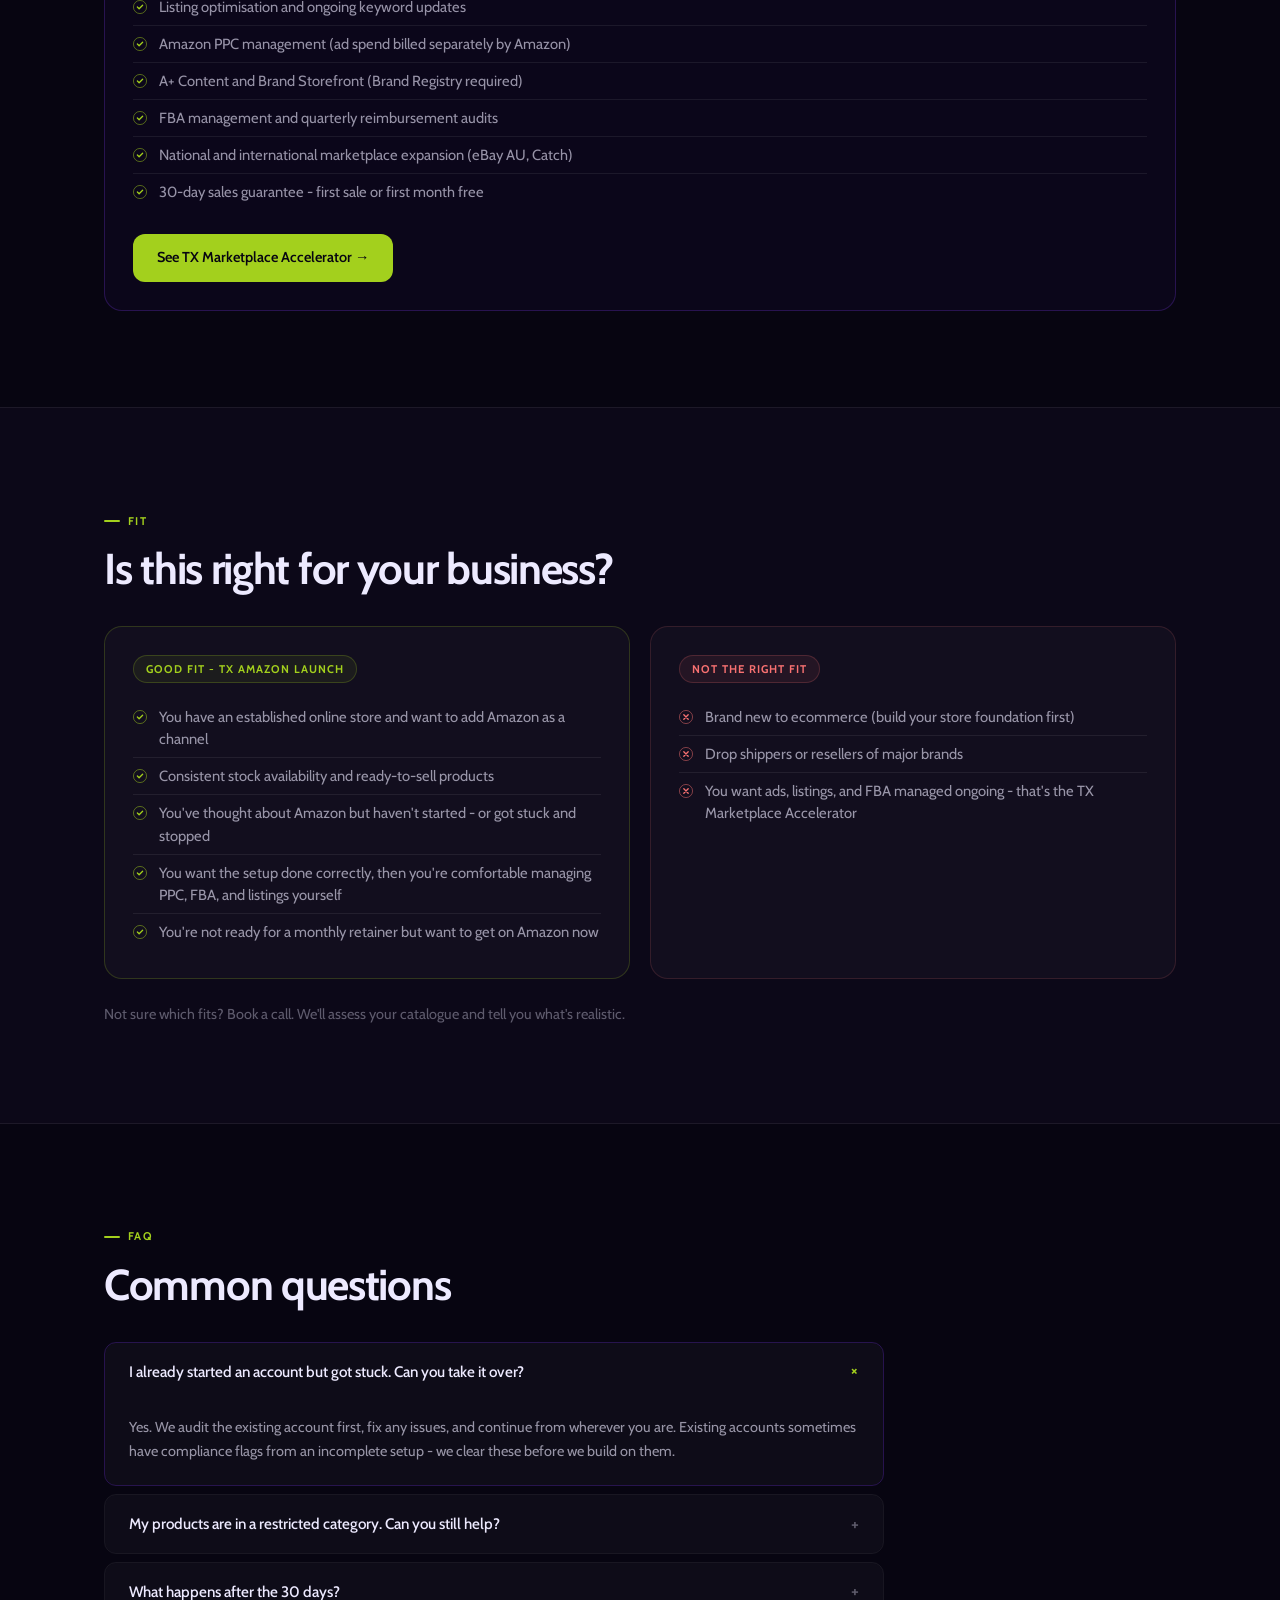
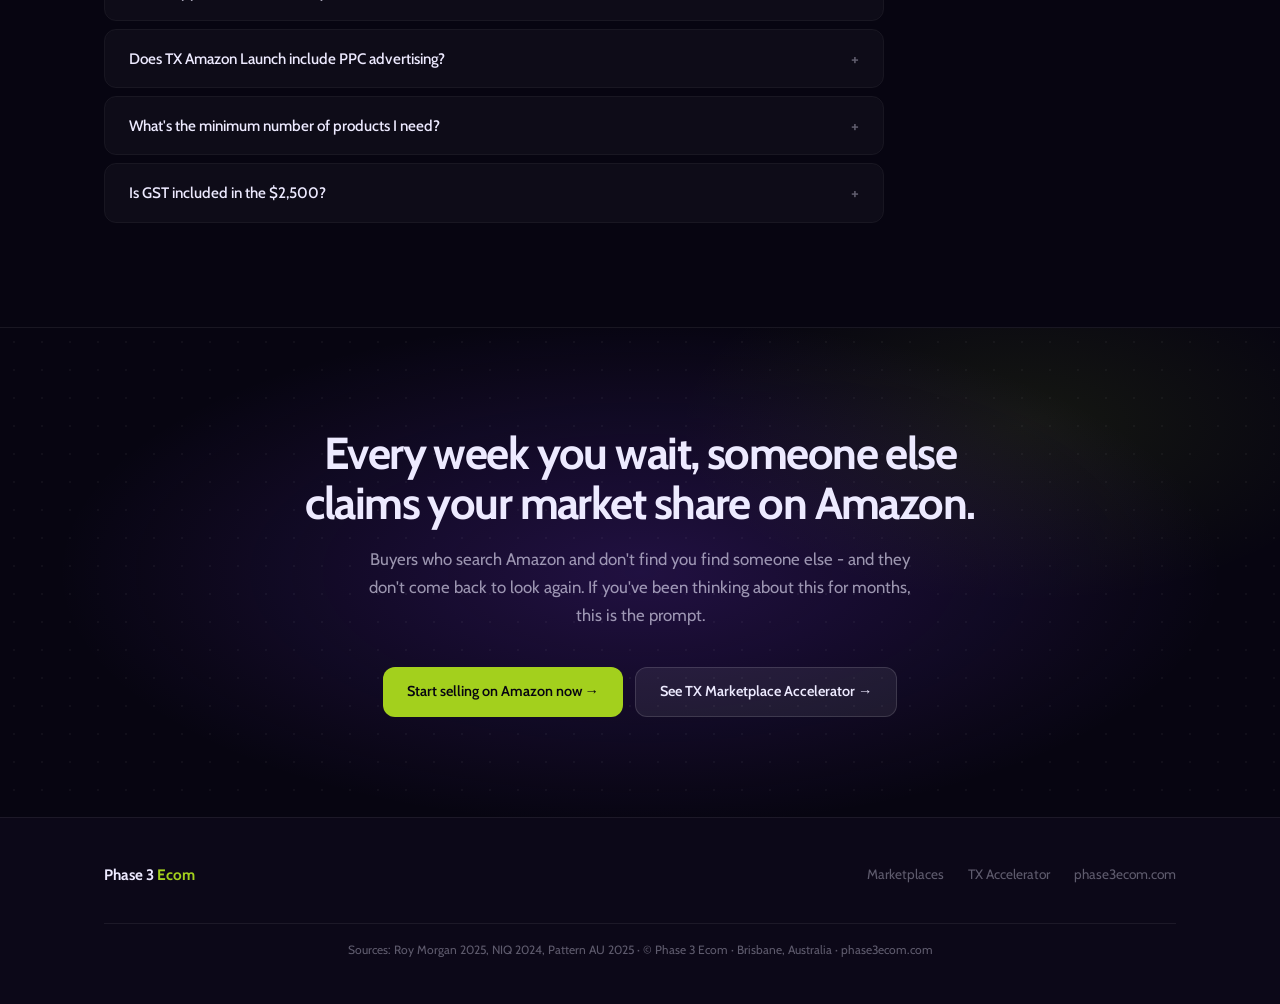
<file: Phase 3 Ecom Site/Amazon-Launch_v6.html>
<!DOCTYPE html>
<html lang="en-AU">
<head>
 <meta charset="UTF-8">
 <meta name="viewport" content="width=device-width, initial-scale=1.0">
 <title>TX Amazon Launch - Phase 3 Ecom</title>
 <meta name="description" content="Get your products live on Amazon AU in 30 days. $2,500 one-time fee. Full refund if we don't deliver. Done-for-you Amazon launch for Australian online store owners.">
 <link rel="stylesheet" href="../styles_v6.css">
</head>
<body>

<nav class="nav">
 <div class="nav-inner">
 <div class="nav-logo">Phase 3 <span>Ecom</span></div>
 <div class="nav-links">
 <a href="Homepage_v6.html">Marketplaces</a>
 <a href="Amazon-Launch_v6.html" class="active">Amazon Launch</a>
 <a href="TX-Marketplace-Accelerator_v6.html">TX Accelerator</a>
 <a href="https://phase3ecom.com" class="nav-cta">Start selling →</a>
 </div>
 </div>
</nav>

<!-- HERO -->
<section class="hero" style="background-image: linear-gradient(rgba(7,5,17,0.72) 0%, rgba(7,5,17,0.96) 80%), url('https://images.unsplash.com/photo-1563013544-824ae1b704d3?w=1600&q=70&auto=format&fit=crop'); background-size: cover; background-position: center;">
 <div class="hero-orb hero-orb-1"></div>
 <div class="hero-orb hero-orb-2"></div>
 <div class="container">
 <div class="breadcrumb">
 <a href="Homepage_v6.html">Marketplaces</a>
 <span>/</span>
 <span>TX Amazon Launch</span>
 </div>
 <div class="hero-eyebrow">
 <span class="hero-eyebrow-dot"></span>
 TX Amazon Launch - $2,500
 </div>
 <h1><span class="gradient-text-green">Products listed and live in 30 days, or your money back.</span></h1>
 <p class="hero-sub">
 We handle Seller Central account creation and verification, brand trademark application, Amazon Brand Registry, GTIN sourcing, technical and safety compliance, attribute mapping, and up to 10 SKUs catalogued and listed. Getting any one of these wrong delays your launch - or suspends your account before you've sold a thing. We know where it breaks.
 </p>
 <div class="hero-actions">
 <a href="https://phase3ecom.com" class="btn btn-primary">Start selling on Amazon now →</a>
 <a href="TX-Marketplace-Accelerator_v6.html" class="btn btn-secondary">Want ongoing management too?</a>
 </div>
 </div>
</section>

<!-- THE PROBLEM -->
<section class="section">
 <div class="container">
 <div class="section-tag">Why it's harder than it looks</div>
 <h2 class="section-title">Where DIY Amazon setup breaks down</h2>
 <p class="section-intro">There are more components to getting listed and live on Amazon than most first-time sellers expect. Getting any one of these wrong can delay your launch - or worse, get your account suspended or listings suppressed.</p>

 <div class="card-grid">
 <div class="card reveal">
 <div class="card-icon">
 <svg viewBox="0 0 24 24"><path d="M20 21v-2a4 4 0 0 0-4-4H8a4 4 0 0 0-4 4v2"/><circle cx="12" cy="7" r="4"/><polyline points="16 11 18 13 22 9"/></svg>
 </div>
 <h3>Account creation and verification</h3>
 <p>Requires specific documentation - business registration, bank statements, identity documents - in formats Amazon accepts. Common delays: wrong document type, unverified business address, or bank account mismatch. Getting this wrong suspends the account before you've even started.</p>
 </div>
 <div class="card reveal">
 <div class="card-icon">
 <svg viewBox="0 0 24 24"><path d="M20.59 13.41l-7.17 7.17a2 2 0 0 1-2.83 0L2 12V2h10l8.59 8.59a2 2 0 0 1 0 2.82z"/><line x1="7" y1="7" x2="7.01" y2="7"/></svg>
 </div>
 <h3>Brand trademark application</h3>
 <p>Required to unlock Amazon Brand Registry, A+ Content, and brand protection tools. The application process takes 6–9 months in Australia. We advise on timing and manage the interim setup so you're not blocked while you wait for registration.</p>
 </div>
 <div class="card reveal">
 <div class="card-icon">
 <svg viewBox="0 0 24 24"><path d="M12 22s8-4 8-10V5l-8-3-8 3v7c0 6 8 10 8 10z"/></svg>
 </div>
 <h3>Amazon Brand Registry</h3>
 <p>Unlocks the full suite of brand tools: A+ Content, Brand Storefront, Sponsored Brands ads, and IP protection. Only accessible once you hold a registered trademark. We initiate the application and walk you through the requirements step by step.</p>
 </div>
 <div class="card reveal">
 <div class="card-icon">
 <svg viewBox="0 0 24 24"><line x1="4" y1="9" x2="20" y2="9"/><line x1="4" y1="15" x2="20" y2="15"/><line x1="10" y1="3" x2="8" y2="21"/><line x1="16" y1="3" x2="14" y2="21"/></svg>
 </div>
 <h3>GTIN (barcode) sourcing</h3>
 <p>Required for most Amazon listings. Many AU store owners don't have GS1-registered GTINs. Getting exemptions or sourcing correctly is a process most sellers figure out the hard way - and often get wrong the first time, triggering listing suppression or category mismatches.</p>
 </div>
 <div class="card reveal">
 <div class="card-icon">
 <svg viewBox="0 0 24 24"><polyline points="9 11 12 14 22 4"/><path d="M21 12v7a2 2 0 0 1-2 2H5a2 2 0 0 1-2-2V5a2 2 0 0 1 2-2h11"/></svg>
 </div>
 <h3>Technical and safety compliance</h3>
 <p>Varies by product type and category. Health and beauty may need ARTG registration. Electronics need AU compliance markings. Getting categorised incorrectly triggers listing suppression or account health warnings - sometimes weeks after you think everything is live.</p>
 </div>
 <div class="card reveal">
 <div class="card-icon">
 <svg viewBox="0 0 24 24"><rect x="3" y="3" width="7" height="7"/><rect x="14" y="3" width="7" height="7"/><rect x="14" y="14" width="7" height="7"/><rect x="3" y="14" width="7" height="7"/></svg>
 </div>
 <h3>Attribute mapping</h3>
 <p>Amazon's catalogue requires precise attribute matching - variation themes, browse node placement, search term fields. A mismatch at this stage affects how your listings rank, which keywords you're eligible for, and whether your products appear in the right category pages.</p>
 </div>
 </div>

 <div class="highlight-box" style="margin-top: 32px;">
 <p style="margin: 0; font-size: 1rem; font-weight: 500; color: var(--text-primary);">With all these components to consider, it's easy for a first-time seller to make a mistake somewhere. Rejections and suppressions are common. We know the pitfalls - and we'll have you up and live in 30 days.</p>
 </div>
 </div>
</section>

<!-- PRICING -->
<section class="section section-alt" style="background-image: linear-gradient(rgba(20,8,50,0.82), rgba(7,5,17,0.90)), url('../assets/gradient_2.jpg'); background-size: cover; background-position: center;">
 <div class="container">
 <div class="section-tag">Pricing</div>
 <h2 class="section-title">TX Amazon Launch</h2>
 <div class="two-col" style="gap: 40px;">
 <div>
 <div class="guarantee-block">
 <div class="guarantee-badge" style="display:flex; align-items:baseline; gap:10px; flex-wrap:wrap;">
 <span style="text-decoration:line-through; opacity:0.55; font-size:0.9em;">$6,250</span>
 <span>$2,500 AUD + GST</span>
 <span style="font-size:0.78em; font-weight:400; opacity:0.7;">one-time fee, up to 10 SKUs</span>
 </div>
 <h3 style="font-size: 1.2rem; margin-bottom: 20px;">Complete Amazon launch</h3>
 <ul class="check-list">
 <li>Seller Central account creation and verification</li>
 <li>Brand trademark application</li>
 <li>Amazon Brand Registry</li>
 <li>Barcodes (GTIN sourcing)</li>
 <li>Technical and safety compliance</li>
 <li>Up to 10 SKUs catalogued and listed</li>
 <li>Attribute mapping</li>
 <li>Photography audit and reformatting notes</li>
 </ul>
 <div style="margin-top: 20px; padding-top: 16px; border-top: 1px solid var(--border);">
 <p style="font-size: 0.85rem; color: var(--text-muted); margin: 0;">More than 10 SKUs? Contact us for pricing.</p>
 </div>
 </div>
 </div>
 <div>
 <div class="guarantee-block">
 <div class="guarantee-badge">30-day listing guarantee</div>
 <h3 style="font-size: 1.4rem; margin-bottom: 12px;"><span class="gradient-text-green">Products listed and live in 30 days, or your money back.</span></h3>
 <p>We guarantee your products are listed and live on Amazon Australia within 30 days. Full refund if we don't deliver. T&amp;Cs apply.</p>
 <p style="margin-top: 12px; font-size: 0.88rem; color: var(--text-muted);">This is a listing guarantee - not a sales guarantee. Getting you live correctly in 30 days is what we own. Sales take longer and depend on factors beyond setup. We won't lie to you about that.</p>
 </div>
 </div>
 </div>
 </div>
</section>

<!-- ACCELERATOR UPSELL -->
<section class="section">
 <div class="container">
 <div class="section-tag">Want more than just a launch?</div>
 <h2 class="section-title" style="margin-bottom: 24px;">TX Marketplace Accelerator - from $1,100/month</h2>
 <div class="card" style="border-color: rgba(124,58,237,0.25); background: rgba(124,58,237,0.04);">
 <p style="font-size: 1.05rem; color: var(--text-primary); margin-bottom: 16px;">The Accelerator includes everything in TX Amazon Launch plus ongoing management: listing optimisation, PPC, A+ Content, FBA monitoring, and eBay/Catch expansion from Phase 3. From $1,100/month, 3-month minimum.</p>
 <ul class="check-list" style="margin-bottom: 24px;">
 <li>Amazon launch included - no separate setup fee</li>
 <li>Listing optimisation and ongoing keyword updates</li>
 <li>Amazon PPC management (ad spend billed separately by Amazon)</li>
 <li>A+ Content and Brand Storefront (Brand Registry required)</li>
 <li>FBA management and quarterly reimbursement audits</li>
 <li>National and international marketplace expansion (eBay AU, Catch)</li>
 <li>30-day sales guarantee - first sale or first month free</li>
 </ul>
 <a href="TX-Marketplace-Accelerator_v6.html" class="btn btn-primary">See TX Marketplace Accelerator →</a>
 </div>
 </div>
</section>

<!-- WHO IT'S FOR -->
<section class="section section-alt">
 <div class="container">
 <div class="section-tag">Fit</div>
 <h2 class="section-title" style="margin-bottom: 32px;">Is this right for your business?</h2>
 <div class="fit-grid">
 <div class="fit-card good">
 <div class="fit-label good">Good fit - TX Amazon Launch</div>
 <ul class="check-list">
 <li>You have an established online store and want to add Amazon as a channel</li>
 <li>Consistent stock availability and ready-to-sell products</li>
 <li>You've thought about Amazon but haven't started - or got stuck and stopped</li>
 <li>You want the setup done correctly, then you're comfortable managing PPC, FBA, and listings yourself</li>
 <li>You're not ready for a monthly retainer but want to get on Amazon now</li>
 </ul>
 </div>
 <div class="fit-card bad">
 <div class="fit-label bad">Not the right fit</div>
 <ul class="check-list x-list">
 <li>Brand new to ecommerce (build your store foundation first)</li>
 <li>Drop shippers or resellers of major brands</li>
 <li>You want ads, listings, and FBA managed ongoing - that's the TX Marketplace Accelerator</li>
 </ul>
 </div>
 </div>
 <p style="margin-top: 24px; font-size: 0.9rem; color: var(--text-muted);">Not sure which fits? Book a call. We'll assess your catalogue and tell you what's realistic.</p>
 </div>
</section>

<!-- FAQ -->
<section class="section">
 <div class="container">
 <div class="section-tag">FAQ</div>
 <h2 class="section-title" style="margin-bottom: 32px;">Common questions</h2>
 <div class="faq-list">
 <div class="faq-item open">
 <div class="faq-q">I already started an account but got stuck. Can you take it over? <span class="faq-icon">+</span></div>
 <div class="faq-a">Yes. We audit the existing account first, fix any issues, and continue from wherever you are. Existing accounts sometimes have compliance flags from an incomplete setup - we clear these before we build on them.</div>
 </div>
 <div class="faq-item">
 <div class="faq-q">My products are in a restricted category. Can you still help? <span class="faq-icon">+</span></div>
 <div class="faq-a">Restricted categories require category-specific approval from Amazon. We manage the approval application as part of setup. If approval isn't achievable for your products, we'll tell you before you pay. We won't take your fee if your product category isn't viable.</div>
 </div>
 <div class="faq-item">
 <div class="faq-q">What happens after the 30 days? <span class="faq-icon">+</span></div>
 <div class="faq-a">Your products are live and correctly set up. The launch report gives you a 90-day roadmap of what to focus on next. You manage it from there - or step up to the TX Marketplace Accelerator for ongoing management including PPC, listing optimisation, and review strategy.</div>
 </div>
 <div class="faq-item">
 <div class="faq-q">Does TX Amazon Launch include PPC advertising? <span class="faq-icon">+</span></div>
 <div class="faq-a">No. TX Amazon Launch is setup and listing only. Amazon PPC is included in the TX Marketplace Accelerator from Phase 2. PPC requires 30–60 days of sales data before campaigns can be meaningfully optimised - we start it when it will actually perform.</div>
 </div>
 <div class="faq-item">
 <div class="faq-q">What's the minimum number of products I need? <span class="faq-icon">+</span></div>
 <div class="faq-a">We recommend consistent stock availability across your catalogue. Fewer than 5 SKUs limits your ability to run Sponsored Brands ads and makes it harder to build catalogue depth. If you have fewer SKUs, talk to us - there are ways to structure the launch that still work.</div>
 </div>
 <div class="faq-item">
 <div class="faq-q">Is GST included in the $2,500? <span class="faq-icon">+</span></div>
 <div class="faq-a">GST is additional. $2,500 + GST ($250) = $2,750 total. Invoiced on kickoff.</div>
 </div>
 </div>
 </div>
</section>

<!-- FINAL CTA -->
<div class="cta-block">
 <h2>Every week you wait, someone else claims your market share on Amazon.</h2>
 <p>Buyers who search Amazon and don't find you find someone else - and they don't come back to look again. If you've been thinking about this for months, this is the prompt.</p>
 <div class="btn-group">
 <a href="https://phase3ecom.com" class="btn btn-primary">Start selling on Amazon now →</a>
 <a href="TX-Marketplace-Accelerator_v6.html" class="btn btn-secondary">See TX Marketplace Accelerator →</a>
 </div>
</div>

<footer class="footer">
 <div class="footer-inner">
 <div class="footer-logo">Phase 3 <span>Ecom</span></div>
 <div class="footer-links">
 <a href="Homepage_v6.html">Marketplaces</a>
 <a href="TX-Marketplace-Accelerator_v6.html">TX Accelerator</a>
 <a href="https://phase3ecom.com">phase3ecom.com</a>
 </div>
 <div class="footer-copy">
 Sources: Roy Morgan 2025, NIQ 2024, Pattern AU 2025 · © Phase 3 Ecom · Brisbane, Australia · <a href="https://phase3ecom.com">phase3ecom.com</a>
 </div>
 </div>
</footer>

<script>
 document.querySelectorAll('.faq-q').forEach(q => {
 q.addEventListener('click', () => q.closest('.faq-item').classList.toggle('open'));
 });

 const revealObserver = new IntersectionObserver((entries) => {
 entries.forEach(entry => {
 if (entry.isIntersecting) {
 entry.target.classList.add('is-visible');
 revealObserver.unobserve(entry.target);
 }
 });
 }, { threshold: 0.08, rootMargin: '-40px' });

 document.querySelectorAll('.reveal').forEach(el => revealObserver.observe(el));
</script>

</body>
</html>
</file>
<file: styles.css>
@import url('https://fonts.googleapis.com/css2?family=DM+Sans:ital,opsz,wght@0,9..40,300;0,9..40,400;0,9..40,500;0,9..40,600;0,9..40,700;1,9..40,400&display=swap');

/* ============================================================
   DESIGN TOKENS
   ============================================================ */
:root {
  --bg-base: #070511;
  --bg-surface: #0c0818;
  --bg-card: rgba(255,255,255,0.028);
  --bg-card-hover: rgba(255,255,255,0.055);
  --bg-secondary: rgba(255,255,255,0.035);

  --accent: #a3d01d;
  --accent-dim: rgba(163,208,29,0.07);
  --accent-border: rgba(163,208,29,0.22);
  --accent-glow: rgba(163,208,29,0.18);
  --accent-light: #c8e85a;

  --purple: #7c3aed;
  --purple-mid: #9d5cf5;
  --purple-light: #c4b5fd;
  --purple-dim: rgba(124,58,237,0.1);
  --purple-glow: rgba(124,58,237,0.35);

  --text-primary: #edeaff;
  --text-secondary: rgba(237,234,255,0.62);
  --text-muted: rgba(237,234,255,0.37);

  --border: rgba(255,255,255,0.07);
  --border-light: rgba(255,255,255,0.13);

  --radius-sm: 8px;
  --radius-md: 12px;
  --radius-lg: 18px;
  --radius-xl: 28px;

  --ease-out: cubic-bezier(0.16, 1, 0.3, 1);
  --ease-in-out: cubic-bezier(0.77, 0, 0.175, 1);

  --container: 1120px;
  --section-pad: 96px;
}

/* ============================================================
   RESET & BASE
   ============================================================ */
*, *::before, *::after { box-sizing: border-box; margin: 0; padding: 0; }
html { scroll-behavior: smooth; }

body {
  font-family: 'DM Sans', -apple-system, BlinkMacSystemFont, sans-serif;
  font-size: 16px;
  line-height: 1.65;
  color: var(--text-primary);
  background: var(--bg-base);
  -webkit-font-smoothing: antialiased;
  overflow-x: hidden;
}

img { max-width: 100%; display: block; }
a { color: inherit; text-decoration: none; }
ul { list-style: none; }
p { color: var(--text-secondary); }
p + p { margin-top: 14px; }
strong { color: var(--text-primary); font-weight: 600; }

/* ============================================================
   LAYOUT
   ============================================================ */
.container {
  max-width: var(--container);
  margin: 0 auto;
  padding: 0 24px;
}

.two-col {
  display: grid;
  grid-template-columns: 1fr 1fr;
  gap: 48px;
  align-items: start;
}

.card-grid {
  display: grid;
  grid-template-columns: repeat(3, 1fr);
  gap: 20px;
}

/* ============================================================
   NAV
   ============================================================ */
.nav {
  position: sticky;
  top: 0;
  z-index: 100;
  background: rgba(7,5,17,0.8);
  backdrop-filter: blur(20px) saturate(180%);
  -webkit-backdrop-filter: blur(20px) saturate(180%);
  border-bottom: 1px solid var(--border);
}

.nav-inner {
  max-width: var(--container);
  margin: 0 auto;
  padding: 0 24px;
  height: 64px;
  display: flex;
  align-items: center;
  justify-content: space-between;
}

.nav-logo {
  font-size: 0.95rem;
  font-weight: 700;
  letter-spacing: -0.02em;
  color: var(--text-primary);
}
.nav-logo span { color: var(--accent); }

.nav-links { display: flex; align-items: center; gap: 4px; }
.nav-links a {
  font-size: 0.875rem;
  font-weight: 500;
  color: var(--text-muted);
  padding: 6px 14px;
  border-radius: var(--radius-sm);
  transition: color 0.15s, background-color 0.15s;
  cursor: pointer;
}
.nav-links a:hover { color: var(--text-primary); background: rgba(255,255,255,0.05); }
.nav-links a.active { color: var(--text-primary); }

.nav-cta {
  font-size: 0.875rem !important;
  font-weight: 600 !important;
  color: #070511 !important;
  background: var(--accent) !important;
  padding: 8px 18px !important;
  border-radius: var(--radius-sm) !important;
  transition: transform 0.15s var(--ease-out), box-shadow 0.15s var(--ease-out) !important;
  margin-left: 6px;
}
.nav-cta:hover { transform: translateY(-1px); box-shadow: 0 4px 16px var(--accent-glow) !important; background: var(--accent) !important; }
.nav-cta:active { transform: scale(0.97) !important; box-shadow: none !important; }

/* ============================================================
   HERO
   ============================================================ */
.hero {
  position: relative;
  padding: 104px 0 88px;
  overflow: hidden;
}

.hero::before {
  content: '';
  position: absolute;
  inset: 0;
  background-image: radial-gradient(rgba(255,255,255,0.055) 1px, transparent 1px);
  background-size: 28px 28px;
  pointer-events: none;
}
.hero::after {
  content: '';
  position: absolute;
  bottom: 0; left: 0; right: 0;
  height: 240px;
  background: linear-gradient(to bottom, transparent, var(--bg-base));
  pointer-events: none;
  z-index: 0;
}

.hero .container { position: relative; z-index: 1; }

.hero-orb {
  position: absolute;
  border-radius: 50%;
  filter: blur(100px);
  pointer-events: none;
  will-change: transform;
}
.hero-orb-1 {
  width: 700px; height: 700px;
  top: -280px; left: -180px;
  background: radial-gradient(circle, rgba(124,58,237,0.45) 0%, transparent 70%);
}
.hero-orb-2 {
  width: 500px; height: 500px;
  top: -120px; right: -80px;
  background: radial-gradient(circle, rgba(163,208,29,0.18) 0%, transparent 70%);
}

.hero-eyebrow {
  display: inline-flex;
  align-items: center;
  gap: 8px;
  font-size: 0.78rem;
  font-weight: 600;
  letter-spacing: 0.06em;
  text-transform: uppercase;
  color: var(--accent);
  background: var(--accent-dim);
  border: 1px solid var(--accent-border);
  padding: 5px 14px 5px 10px;
  border-radius: 100px;
  margin-bottom: 26px;
}
.hero-eyebrow-dot {
  width: 6px; height: 6px;
  border-radius: 50%;
  background: var(--accent);
  animation: eyebrow-pulse 2s ease-in-out infinite;
  flex-shrink: 0;
}
@keyframes eyebrow-pulse {
  0%, 100% { opacity: 1; transform: scale(1); }
  50% { opacity: 0.4; transform: scale(0.75); }
}

.hero-label {
  font-size: 0.75rem;
  font-weight: 700;
  letter-spacing: 0.08em;
  text-transform: uppercase;
  color: var(--accent);
  margin-bottom: 20px;
}

.hero h1 {
  font-size: clamp(2.4rem, 5vw, 4rem);
  font-weight: 700;
  line-height: 1.1;
  letter-spacing: -0.035em;
  color: var(--text-primary);
  max-width: 840px;
  margin-bottom: 26px;
}

.gradient-text {
  background: linear-gradient(130deg, #ffffff 0%, var(--purple-light) 45%, var(--accent) 100%);
  -webkit-background-clip: text;
  -webkit-text-fill-color: transparent;
  background-clip: text;
}

.break { display: block; }

.gradient-text-green {
  background: linear-gradient(130deg, var(--purple-light) 0%, var(--accent-light) 55%, var(--accent) 100%);
  -webkit-background-clip: text;
  -webkit-text-fill-color: transparent;
  background-clip: text;
}

.hero-sub {
  font-size: 1.1rem;
  line-height: 1.72;
  color: var(--text-secondary);
  max-width: 660px;
  margin-bottom: 38px;
}

.hero-actions {
  display: flex;
  gap: 12px;
  flex-wrap: wrap;
}

.breadcrumb {
  display: flex;
  align-items: center;
  gap: 8px;
  font-size: 0.8rem;
  color: var(--text-muted);
  margin-bottom: 24px;
}
.breadcrumb a { color: var(--text-muted); transition: color 0.15s; }
.breadcrumb a:hover { color: var(--text-primary); }

/* ============================================================
   BUTTONS
   ============================================================ */
.btn {
  display: inline-flex;
  align-items: center;
  gap: 6px;
  font-family: 'DM Sans', sans-serif;
  font-size: 0.9rem;
  font-weight: 600;
  padding: 12px 24px;
  border-radius: var(--radius-md);
  cursor: pointer;
  border: none;
  transition: transform 0.15s var(--ease-out), box-shadow 0.15s var(--ease-out), background-color 0.15s var(--ease-out);
  white-space: nowrap;
  text-decoration: none;
}
.btn:active { transform: scale(0.97); box-shadow: none; }

.btn-primary { background: var(--accent); color: #070511; }
.btn-primary:hover { transform: translateY(-2px); box-shadow: 0 8px 24px var(--accent-glow); }

.btn-secondary {
  background: rgba(255,255,255,0.07);
  color: var(--text-primary);
  border: 1px solid var(--border-light);
}
.btn-secondary:hover { background: rgba(255,255,255,0.12); transform: translateY(-1px); }

.btn-group {
  display: flex;
  gap: 12px;
  flex-wrap: wrap;
  justify-content: center;
}

/* ============================================================
   STATS STRIP
   ============================================================ */
.stats-strip {
  padding: 44px 0;
  border-top: 1px solid var(--border);
  border-bottom: 1px solid var(--border);
  background: var(--bg-surface);
}

.stats-grid {
  display: grid;
  grid-template-columns: repeat(4, 1fr);
  gap: 32px;
  text-align: center;
}

.stat-value {
  display: block;
  font-size: 2.4rem;
  font-weight: 700;
  letter-spacing: -0.05em;
  background: linear-gradient(130deg, #ffffff 0%, var(--purple-light) 100%);
  -webkit-background-clip: text;
  -webkit-text-fill-color: transparent;
  background-clip: text;
  line-height: 1;
  margin-bottom: 8px;
}

.stat-label {
  font-size: 0.78rem;
  color: var(--text-muted);
  line-height: 1.4;
  max-width: 180px;
  margin: 0 auto;
}

/* ============================================================
   LOGO MARQUEE
   ============================================================ */
.marquee-section {
  padding: 36px 0;
  border-bottom: 1px solid var(--border);
  overflow: hidden;
}

.marquee-label {
  text-align: center;
  font-size: 0.7rem;
  font-weight: 600;
  letter-spacing: 0.12em;
  text-transform: uppercase;
  color: var(--text-muted);
  margin-bottom: 24px;
}

.marquee-track-wrap {
  overflow: hidden;
  -webkit-mask-image: linear-gradient(90deg, transparent, black 12%, black 88%, transparent);
  mask-image: linear-gradient(90deg, transparent, black 12%, black 88%, transparent);
}

.marquee-track {
  display: flex;
  gap: 72px;
  align-items: center;
  width: max-content;
  animation: marquee-scroll 32s linear infinite;
}
.marquee-track:hover { animation-play-state: paused; }

@keyframes marquee-scroll {
  from { transform: translateX(0); }
  to { transform: translateX(-50%); }
}

.logo-item {
  display: flex;
  align-items: center;
  opacity: 0.42;
  transition: opacity 0.2s var(--ease-out);
  flex-shrink: 0;
}
.logo-item:hover { opacity: 0.9; }
.logo-item img {
  height: 26px;
  width: auto;
  max-width: 120px;
  filter: brightness(0) invert(1);
  object-fit: contain;
  display: block;
}

/* ============================================================
   SECTIONS
   ============================================================ */
.section { padding: var(--section-pad) 0; }
.section-alt {
  background: var(--bg-surface);
  border-top: 1px solid var(--border);
  border-bottom: 1px solid var(--border);
}

.section-tag {
  display: inline-flex;
  align-items: center;
  font-size: 0.7rem;
  font-weight: 700;
  letter-spacing: 0.12em;
  text-transform: uppercase;
  color: var(--accent);
  margin-bottom: 14px;
}
.section-tag::before {
  content: '';
  display: inline-block;
  width: 16px;
  height: 2px;
  background: var(--accent);
  margin-right: 8px;
  border-radius: 2px;
  flex-shrink: 0;
}

.section-title {
  font-size: clamp(1.85rem, 3.5vw, 2.7rem);
  font-weight: 700;
  letter-spacing: -0.03em;
  color: var(--text-primary);
  line-height: 1.15;
  margin-bottom: 20px;
  max-width: 720px;
}

.section-intro {
  font-size: 1.05rem;
  line-height: 1.65;
  color: var(--text-secondary);
  max-width: 680px;
  margin-bottom: 48px;
}

/* ============================================================
   CARDS
   ============================================================ */
.card {
  background: var(--bg-card);
  border: 1px solid var(--border);
  border-radius: var(--radius-lg);
  padding: 28px;
  transition: background 0.2s var(--ease-out), border-color 0.2s var(--ease-out), transform 0.2s var(--ease-out), box-shadow 0.2s var(--ease-out);
}
.card:hover {
  background: var(--bg-card-hover);
  border-color: var(--border-light);
  transform: translateY(-3px);
  box-shadow: 0 20px 50px rgba(0,0,0,0.45), 0 0 0 1px rgba(255,255,255,0.04);
}
.card h3 {
  font-size: 1.05rem;
  font-weight: 600;
  letter-spacing: -0.015em;
  color: var(--text-primary);
  margin-bottom: 10px;
  line-height: 1.3;
}
.card p { font-size: 0.9rem; line-height: 1.6; }
.card .section-tag { margin-bottom: 10px; }

.card-icon {
  width: 44px; height: 44px;
  background: var(--purple-dim);
  border: 1px solid rgba(124,58,237,0.2);
  border-radius: var(--radius-md);
  display: flex;
  align-items: center;
  justify-content: center;
  margin-bottom: 18px;
}
.card-icon svg {
  width: 22px; height: 22px;
  stroke: var(--purple-light);
  fill: none;
  stroke-width: 1.75;
  stroke-linecap: round;
  stroke-linejoin: round;
}

/* ============================================================
   IMAGE BLOCK
   ============================================================ */
.image-block {
  border-radius: var(--radius-xl);
  overflow: hidden;
  border: 1px solid var(--border);
  position: relative;
}
.image-block img {
  width: 100%;
  height: 340px;
  object-fit: cover;
  display: block;
}
.image-block-overlay {
  position: absolute;
  inset: 0;
  background: linear-gradient(135deg, rgba(124,58,237,0.18) 0%, transparent 60%);
}

/* ============================================================
   HIGHLIGHT BOX
   ============================================================ */
.highlight-box {
  background: var(--accent-dim);
  border: 1px solid var(--accent-border);
  border-radius: var(--radius-lg);
  padding: 28px;
}
.highlight-box h3 {
  font-size: 1.1rem;
  font-weight: 600;
  color: var(--text-primary);
  margin-bottom: 12px;
  line-height: 1.3;
}
.highlight-box p { font-size: 0.92rem; }

/* ============================================================
   CHECK LIST
   ============================================================ */
.check-list { list-style: none; }
.check-list li {
  font-size: 0.92rem;
  color: var(--text-secondary);
  padding: 7px 0 7px 26px;
  border-bottom: 1px solid var(--border);
  position: relative;
  line-height: 1.5;
}
.check-list li:last-child { border-bottom: none; }
.check-list li::before {
  content: '';
  position: absolute;
  left: 0; top: 11px;
  width: 14px; height: 14px;
  background-image: url("data:image/svg+xml,%3Csvg viewBox='0 0 16 16' fill='none' xmlns='http://www.w3.org/2000/svg'%3E%3Ccircle cx='8' cy='8' r='7.5' stroke='%23a3d01d' stroke-opacity='0.55'/%3E%3Cpath d='M5 8l2 2 4-4' stroke='%23a3d01d' stroke-width='1.5' stroke-linecap='round' stroke-linejoin='round'/%3E%3C/svg%3E");
  background-size: contain;
  background-repeat: no-repeat;
}
.x-list li::before {
  background-image: url("data:image/svg+xml,%3Csvg viewBox='0 0 16 16' fill='none' xmlns='http://www.w3.org/2000/svg'%3E%3Ccircle cx='8' cy='8' r='7.5' stroke='%23f87171' stroke-opacity='0.55'/%3E%3Cpath d='M5.5 5.5l5 5M10.5 5.5l-5 5' stroke='%23f87171' stroke-width='1.5' stroke-linecap='round'/%3E%3C/svg%3E");
}

/* ============================================================
   PRICING CARDS
   ============================================================ */
.pricing-cards {
  display: grid;
  grid-template-columns: 1fr 1fr;
  gap: 24px;
  margin-bottom: 20px;
}

.pricing-card {
  background: var(--bg-card);
  border: 1px solid var(--border);
  border-radius: var(--radius-xl);
  padding: 36px;
  display: flex;
  flex-direction: column;
  transition: border-color 0.2s var(--ease-out), box-shadow 0.2s var(--ease-out);
  position: relative;
  overflow: hidden;
}
.pricing-card:hover {
  border-color: var(--border-light);
  box-shadow: 0 24px 60px rgba(0,0,0,0.3);
}
.pricing-card.featured {
  background: rgba(124,58,237,0.055);
  border-color: rgba(124,58,237,0.28);
}
.pricing-card.featured:hover {
  border-color: rgba(124,58,237,0.5);
  box-shadow: 0 24px 80px rgba(124,58,237,0.2);
}
.pricing-card.featured::before {
  content: 'Most Popular';
  position: absolute; top: 0; right: 0;
  background: linear-gradient(135deg, var(--purple), var(--purple-mid));
  color: white;
  font-size: 0.68rem;
  font-weight: 700;
  letter-spacing: 0.06em;
  text-transform: uppercase;
  padding: 5px 14px;
  border-bottom-left-radius: var(--radius-md);
}

.price-amount {
  font-size: 2.7rem;
  font-weight: 700;
  letter-spacing: -0.045em;
  color: var(--text-primary);
  line-height: 1;
  margin: 14px 0 4px;
}
.price-period {
  font-size: 0.85rem;
  color: var(--text-muted);
  margin-bottom: 26px;
}
.price-features { flex: 1; }

/* ============================================================
   GUARANTEE BLOCK
   ============================================================ */
.guarantee-block {
  background: var(--bg-card);
  border: 1px solid var(--border);
  border-radius: var(--radius-lg);
  padding: 28px;
  transition: border-color 0.2s var(--ease-out), box-shadow 0.2s var(--ease-out);
}
.guarantee-block:hover {
  border-color: var(--accent-border);
  box-shadow: 0 8px 32px var(--accent-glow);
}
.guarantee-block h2 {
  font-size: 1.35rem;
  font-weight: 600;
  letter-spacing: -0.02em;
  color: var(--text-primary);
  margin-bottom: 12px;
  line-height: 1.28;
}
.guarantee-block h3 {
  font-size: 1.1rem;
  font-weight: 600;
  color: var(--text-primary);
  margin-bottom: 12px;
  line-height: 1.3;
}
.guarantee-block p { font-size: 0.92rem; }

.guarantee-badge {
  display: inline-block;
  font-size: 0.7rem;
  font-weight: 700;
  letter-spacing: 0.09em;
  text-transform: uppercase;
  color: var(--accent);
  background: var(--accent-dim);
  border: 1px solid var(--accent-border);
  padding: 4px 12px;
  border-radius: 100px;
  margin-bottom: 14px;
}

/* ============================================================
   PHASE GRID
   ============================================================ */
.phase-grid {
  display: grid;
  grid-template-columns: repeat(3, 1fr);
  gap: 20px;
}

.phase-card {
  background: var(--bg-card);
  border: 1px solid var(--border);
  border-radius: var(--radius-lg);
  padding: 28px 28px 28px 32px;
  position: relative;
  overflow: hidden;
  transition: border-color 0.2s var(--ease-out), transform 0.2s var(--ease-out), box-shadow 0.2s var(--ease-out);
}
.phase-card::before {
  content: '';
  position: absolute;
  top: 0; left: 0;
  width: 3px; height: 100%;
  background: linear-gradient(180deg, var(--purple), var(--accent));
  opacity: 0.7;
}
.phase-card:hover {
  border-color: rgba(124,58,237,0.3);
  transform: translateY(-3px);
  box-shadow: 0 16px 48px rgba(0,0,0,0.35);
}
.phase-tag {
  font-size: 0.7rem;
  font-weight: 700;
  letter-spacing: 0.1em;
  text-transform: uppercase;
  color: var(--purple-light);
  margin-bottom: 8px;
}
.phase-card h3 {
  font-size: 1.3rem;
  font-weight: 700;
  color: var(--text-primary);
  letter-spacing: -0.025em;
  margin-bottom: 10px;
}
.phase-card p { font-size: 0.9rem; line-height: 1.6; }

/* ============================================================
   FIT GRID
   ============================================================ */
.fit-grid {
  display: grid;
  grid-template-columns: 1fr 1fr;
  gap: 20px;
}
.fit-card {
  background: var(--bg-card);
  border: 1px solid var(--border);
  border-radius: var(--radius-lg);
  padding: 28px;
}
.fit-card.good { border-color: rgba(163,208,29,0.2); }
.fit-card.bad { border-color: rgba(248,113,113,0.15); }

.fit-label {
  font-size: 0.7rem;
  font-weight: 700;
  letter-spacing: 0.09em;
  text-transform: uppercase;
  padding: 4px 12px;
  border-radius: 100px;
  display: inline-block;
  margin-bottom: 16px;
}
.fit-label.good {
  color: var(--accent);
  background: var(--accent-dim);
  border: 1px solid var(--accent-border);
}
.fit-label.bad {
  color: #f87171;
  background: rgba(248,113,113,0.08);
  border: 1px solid rgba(248,113,113,0.2);
}

/* ============================================================
   FAQ
   ============================================================ */
.faq-list { max-width: 780px; }

.faq-item {
  border: 1px solid var(--border);
  border-radius: var(--radius-md);
  margin-bottom: 8px;
  overflow: hidden;
  transition: border-color 0.15s;
}
.faq-item:hover { border-color: var(--border-light); }
.faq-item.open { border-color: rgba(124,58,237,0.28); }

.faq-q {
  display: flex;
  align-items: center;
  justify-content: space-between;
  padding: 18px 24px;
  cursor: pointer;
  font-size: 0.95rem;
  font-weight: 500;
  color: var(--text-primary);
  background: var(--bg-card);
  user-select: none;
  gap: 16px;
  line-height: 1.4;
}
.faq-q:hover { background: var(--bg-card-hover); }

.faq-icon {
  font-size: 1.1rem;
  color: var(--text-muted);
  transition: transform 0.25s var(--ease-out), color 0.15s;
  flex-shrink: 0;
  line-height: 1;
}
.faq-item.open .faq-icon { transform: rotate(45deg); color: var(--accent); }

.faq-a {
  display: block;
  overflow: hidden;
  max-height: 0;
  opacity: 0;
  padding: 0 24px;
  background: var(--bg-card);
  font-size: 0.9rem;
  color: var(--text-secondary);
  line-height: 1.65;
  transition: max-height 0.32s var(--ease-out), opacity 0.22s var(--ease-out), padding 0.32s var(--ease-out);
}
.faq-item.open .faq-a {
  max-height: 600px;
  opacity: 1;
  padding: 16px 24px 22px;
}

/* ============================================================
   CTA BLOCK
   ============================================================ */
.cta-block {
  position: relative;
  text-align: center;
  padding: 100px 24px;
  overflow: hidden;
  border-top: 1px solid var(--border);
}
.cta-block::before {
  content: '';
  position: absolute; inset: 0;
  background:
    radial-gradient(ellipse 70% 80% at 50% 50%, rgba(124,58,237,0.22) 0%, transparent 65%),
    radial-gradient(ellipse 45% 60% at 80% 20%, rgba(163,208,29,0.09) 0%, transparent 60%);
  pointer-events: none;
}
.cta-block::after {
  content: '';
  position: absolute; inset: 0;
  background-image: radial-gradient(rgba(255,255,255,0.04) 1px, transparent 1px);
  background-size: 28px 28px;
  pointer-events: none;
}
.cta-block > * { position: relative; z-index: 1; }
.cta-block h2 {
  font-size: clamp(1.8rem, 3.5vw, 2.9rem);
  font-weight: 700;
  letter-spacing: -0.035em;
  color: var(--text-primary);
  max-width: 680px;
  margin: 0 auto 18px;
  line-height: 1.12;
}
.cta-block p {
  font-size: 1.05rem;
  color: var(--text-secondary);
  max-width: 560px;
  margin: 0 auto 38px;
}

/* ============================================================
   FOOTER
   ============================================================ */
.footer {
  border-top: 1px solid var(--border);
  padding: 44px 0;
  background: var(--bg-surface);
}
.footer-inner {
  max-width: var(--container);
  margin: 0 auto;
  padding: 0 24px;
  display: flex;
  align-items: center;
  justify-content: space-between;
  gap: 24px;
  flex-wrap: wrap;
}
.footer-logo { font-size: 0.95rem; font-weight: 700; color: var(--text-primary); }
.footer-logo span { color: var(--accent); }
.footer-links { display: flex; gap: 24px; }
.footer-links a { font-size: 0.85rem; color: var(--text-muted); transition: color 0.15s; }
.footer-links a:hover { color: var(--text-primary); }
.footer-copy {
  width: 100%;
  text-align: center;
  font-size: 0.75rem;
  color: var(--text-muted);
  margin-top: 12px;
  padding-top: 16px;
  border-top: 1px solid var(--border);
}
.footer-copy a { color: var(--text-muted); }
.footer-copy a:hover { color: var(--text-primary); }

/* ============================================================
   PLACEHOLDER
   ============================================================ */
.placeholder-block {
  border: 1px dashed rgba(255,255,255,0.14);
  border-radius: var(--radius-lg);
  padding: 32px;
  text-align: center;
  background: rgba(255,255,255,0.012);
}
.placeholder-label {
  display: inline-block;
  font-size: 0.68rem;
  font-weight: 700;
  letter-spacing: 0.1em;
  text-transform: uppercase;
  color: #f59e0b;
  background: rgba(245,158,11,0.1);
  border: 1px solid rgba(245,158,11,0.24);
  padding: 3px 10px;
  border-radius: 4px;
  margin-bottom: 10px;
}
.placeholder-block p { font-size: 0.9rem; color: var(--text-muted); margin-top: 0; }

/* ============================================================
   SCROLL REVEAL
   ============================================================ */
.reveal {
  opacity: 0;
  transform: translateY(22px);
  transition: opacity 0.55s var(--ease-out), transform 0.55s var(--ease-out);
}
.reveal.is-visible { opacity: 1; transform: none; }

.card-grid .reveal:nth-child(2) { transition-delay: 90ms; }
.card-grid .reveal:nth-child(3) { transition-delay: 180ms; }
.phase-grid .reveal:nth-child(2) { transition-delay: 90ms; }
.phase-grid .reveal:nth-child(3) { transition-delay: 180ms; }

/* ============================================================
   RESPONSIVE
   ============================================================ */
@media (max-width: 960px) {
  :root { --section-pad: 64px; }
  .two-col { grid-template-columns: 1fr; gap: 32px; }
  .card-grid { grid-template-columns: 1fr 1fr; }
  .stats-grid { grid-template-columns: repeat(2, 1fr); }
  .pricing-cards { grid-template-columns: 1fr; }
  .phase-grid { grid-template-columns: 1fr; }
  .fit-grid { grid-template-columns: 1fr; }
}
@media (max-width: 640px) {
  :root { --section-pad: 48px; }
  .card-grid { grid-template-columns: 1fr; }
  .nav-links a { padding: 6px 10px; font-size: 0.82rem; }
  .hero { padding: 72px 0 60px; }
  .hero h1 { font-size: 2rem; }
  .hero-sub { font-size: 0.97rem; }
  .stats-grid { gap: 20px; }
  .pricing-card { padding: 28px 24px; }
}

/* ============================================================
   REDUCED MOTION
   ============================================================ */
@media (prefers-reduced-motion: reduce) {
  *, *::before, *::after {
    transition-duration: 0.01ms !important;
    animation-duration: 0.01ms !important;
    animation-iteration-count: 1 !important;
  }
  .marquee-track { animation: none; }
  .reveal { opacity: 1; transform: none; }
}
</file>
<file: styles_v6.css>
@import url('https://fonts.googleapis.com/css2?family=Cabin:ital,wght@0,400;0,600;0,700;1,400&display=swap');

/* ============================================================
   DESIGN TOKENS
   ============================================================ */
:root {
  --bg-base: #070511;
  --bg-surface: #0c0818;
  --bg-card: rgba(255,255,255,0.028);
  --bg-card-hover: rgba(255,255,255,0.055);
  --bg-secondary: rgba(255,255,255,0.035);

  --accent: #a3d01d;
  --accent-dim: rgba(163,208,29,0.07);
  --accent-border: rgba(163,208,29,0.22);
  --accent-glow: rgba(163,208,29,0.18);
  --accent-light: #c8e85a;

  --purple: #7c3aed;
  --purple-mid: #9d5cf5;
  --purple-light: #c4b5fd;
  --purple-dim: rgba(124,58,237,0.1);
  --purple-glow: rgba(124,58,237,0.35);

  --text-primary: #edeaff;
  --text-secondary: rgba(237,234,255,0.62);
  --text-muted: rgba(237,234,255,0.37);

  --border: rgba(255,255,255,0.07);
  --border-light: rgba(255,255,255,0.13);

  --radius-sm: 8px;
  --radius-md: 12px;
  --radius-lg: 18px;
  --radius-xl: 28px;

  --ease-out: cubic-bezier(0.16, 1, 0.3, 1);
  --ease-in-out: cubic-bezier(0.77, 0, 0.175, 1);

  --container: 1120px;
  --section-pad: 96px;
}

/* ============================================================
   RESET & BASE
   ============================================================ */
*, *::before, *::after { box-sizing: border-box; margin: 0; padding: 0; }
html { scroll-behavior: smooth; }

body {
  font-family: 'Cabin', -apple-system, BlinkMacSystemFont, sans-serif;
  font-size: 16px;
  line-height: 1.65;
  color: var(--text-primary);
  background: var(--bg-base);
  -webkit-font-smoothing: antialiased;
  overflow-x: hidden;
}

img { max-width: 100%; display: block; }
a { color: inherit; text-decoration: none; }
ul { list-style: none; }
p { color: var(--text-secondary); }
p + p { margin-top: 14px; }
strong { color: var(--text-primary); font-weight: 600; }

/* ============================================================
   LAYOUT
   ============================================================ */
.container {
  max-width: var(--container);
  margin: 0 auto;
  padding: 0 24px;
}

.two-col {
  display: grid;
  grid-template-columns: 1fr 1fr;
  gap: 48px;
  align-items: start;
}

.card-grid {
  display: grid;
  grid-template-columns: repeat(3, 1fr);
  gap: 20px;
}

/* ============================================================
   NAV
   ============================================================ */
.nav {
  position: sticky;
  top: 0;
  z-index: 100;
  background: rgba(7,5,17,0.8);
  backdrop-filter: blur(20px) saturate(180%);
  -webkit-backdrop-filter: blur(20px) saturate(180%);
  border-bottom: 1px solid var(--border);
}

.nav-inner {
  max-width: var(--container);
  margin: 0 auto;
  padding: 0 24px;
  height: 64px;
  display: flex;
  align-items: center;
  justify-content: space-between;
}

.nav-logo {
  font-size: 0.95rem;
  font-weight: 700;
  letter-spacing: -0.02em;
  color: var(--text-primary);
}
.nav-logo span { color: var(--accent); }

.nav-links { display: flex; align-items: center; gap: 4px; }
.nav-links a {
  font-size: 0.875rem;
  font-weight: 500;
  color: var(--text-muted);
  padding: 6px 14px;
  border-radius: var(--radius-sm);
  transition: color 0.15s, background-color 0.15s;
  cursor: pointer;
}
.nav-links a:hover { color: var(--text-primary); background: rgba(255,255,255,0.05); }
.nav-links a.active { color: var(--text-primary); }

.nav-cta {
  font-size: 0.875rem !important;
  font-weight: 600 !important;
  color: #070511 !important;
  background: var(--accent) !important;
  padding: 8px 18px !important;
  border-radius: var(--radius-sm) !important;
  transition: transform 0.15s var(--ease-out), box-shadow 0.15s var(--ease-out) !important;
  margin-left: 6px;
}
.nav-cta:hover { transform: translateY(-1px); box-shadow: 0 4px 16px var(--accent-glow) !important; background: var(--accent) !important; }
.nav-cta:active { transform: scale(0.97) !important; box-shadow: none !important; }

/* ============================================================
   HERO
   ============================================================ */
.hero {
  position: relative;
  padding: 104px 0 88px;
  overflow: hidden;
}

.hero::before {
  content: '';
  position: absolute;
  inset: 0;
  background-image: radial-gradient(rgba(255,255,255,0.055) 1px, transparent 1px);
  background-size: 28px 28px;
  pointer-events: none;
}
.hero::after {
  content: '';
  position: absolute;
  bottom: 0; left: 0; right: 0;
  height: 240px;
  background: linear-gradient(to bottom, transparent, var(--bg-base));
  pointer-events: none;
  z-index: 0;
}

.hero .container { position: relative; z-index: 1; }

.hero-orb {
  position: absolute;
  border-radius: 50%;
  filter: blur(100px);
  pointer-events: none;
  will-change: transform;
}
.hero-orb-1 {
  width: 700px; height: 700px;
  top: -280px; left: -180px;
  background: radial-gradient(circle, rgba(124,58,237,0.45) 0%, transparent 70%);
}
.hero-orb-2 {
  width: 500px; height: 500px;
  top: -120px; right: -80px;
  background: radial-gradient(circle, rgba(163,208,29,0.18) 0%, transparent 70%);
}

.hero-eyebrow {
  display: inline-flex;
  align-items: center;
  gap: 8px;
  font-size: 0.78rem;
  font-weight: 600;
  letter-spacing: 0.06em;
  text-transform: uppercase;
  color: var(--accent);
  background: var(--accent-dim);
  border: 1px solid var(--accent-border);
  padding: 5px 14px 5px 10px;
  border-radius: 100px;
  margin-bottom: 26px;
}
.hero-eyebrow-dot {
  width: 6px; height: 6px;
  border-radius: 50%;
  background: var(--accent);
  animation: eyebrow-pulse 2s ease-in-out infinite;
  flex-shrink: 0;
}
@keyframes eyebrow-pulse {
  0%, 100% { opacity: 1; transform: scale(1); }
  50% { opacity: 0.4; transform: scale(0.75); }
}

.hero-label {
  font-size: 0.75rem;
  font-weight: 700;
  letter-spacing: 0.08em;
  text-transform: uppercase;
  color: var(--accent);
  margin-bottom: 20px;
}

.hero h1 {
  font-size: clamp(2.4rem, 5vw, 4rem);
  font-weight: 700;
  line-height: 1.1;
  letter-spacing: -0.035em;
  color: var(--text-primary);
  max-width: 840px;
  margin-bottom: 26px;
}

.gradient-text {
  background: linear-gradient(130deg, #ffffff 0%, var(--purple-light) 45%, var(--accent) 100%);
  -webkit-background-clip: text;
  -webkit-text-fill-color: transparent;
  background-clip: text;
}

.break { display: block; }

.gradient-text-green {
  background: linear-gradient(130deg, var(--purple-light) 0%, var(--accent-light) 55%, var(--accent) 100%);
  -webkit-background-clip: text;
  -webkit-text-fill-color: transparent;
  background-clip: text;
}

.hero-sub {
  font-size: 1.1rem;
  line-height: 1.72;
  color: var(--text-secondary);
  max-width: 660px;
  margin-bottom: 38px;
}

.hero-actions {
  display: flex;
  gap: 12px;
  flex-wrap: wrap;
}

.breadcrumb {
  display: flex;
  align-items: center;
  gap: 8px;
  font-size: 0.8rem;
  color: var(--text-muted);
  margin-bottom: 24px;
}
.breadcrumb a { color: var(--text-muted); transition: color 0.15s; }
.breadcrumb a:hover { color: var(--text-primary); }

/* ============================================================
   BUTTONS
   ============================================================ */
.btn {
  display: inline-flex;
  align-items: center;
  gap: 6px;
  font-family: 'Cabin', sans-serif;
  font-size: 0.9rem;
  font-weight: 600;
  padding: 12px 24px;
  border-radius: var(--radius-md);
  cursor: pointer;
  border: none;
  transition: transform 0.15s var(--ease-out), box-shadow 0.15s var(--ease-out), background-color 0.15s var(--ease-out);
  white-space: nowrap;
  text-decoration: none;
}
.btn:active { transform: scale(0.97); box-shadow: none; }

.btn-primary { background: var(--accent); color: #070511; }
.btn-primary:hover { transform: translateY(-2px); box-shadow: 0 8px 24px var(--accent-glow); }

.btn-secondary {
  background: rgba(255,255,255,0.07);
  color: var(--text-primary);
  border: 1px solid var(--border-light);
}
.btn-secondary:hover { background: rgba(255,255,255,0.12); transform: translateY(-1px); }

.btn-group {
  display: flex;
  gap: 12px;
  flex-wrap: wrap;
  justify-content: center;
}

/* ============================================================
   STATS STRIP
   ============================================================ */
.stats-strip {
  padding: 44px 0;
  border-top: 1px solid var(--border);
  border-bottom: 1px solid var(--border);
  background: var(--bg-surface);
}

.stats-grid {
  display: grid;
  grid-template-columns: repeat(4, 1fr);
  gap: 32px;
  text-align: center;
}

.stat-value {
  display: block;
  font-size: 2.4rem;
  font-weight: 700;
  letter-spacing: -0.05em;
  background: linear-gradient(130deg, #ffffff 0%, var(--purple-light) 100%);
  -webkit-background-clip: text;
  -webkit-text-fill-color: transparent;
  background-clip: text;
  line-height: 1;
  margin-bottom: 8px;
}

.stat-label {
  font-size: 0.78rem;
  color: var(--text-muted);
  line-height: 1.4;
  max-width: 180px;
  margin: 0 auto;
}

/* ============================================================
   LOGO MARQUEE
   ============================================================ */
.marquee-section {
  padding: 36px 0;
  border-bottom: 1px solid var(--border);
  overflow: hidden;
}

.marquee-label {
  text-align: center;
  font-size: 0.7rem;
  font-weight: 600;
  letter-spacing: 0.12em;
  text-transform: uppercase;
  color: var(--text-muted);
  margin-bottom: 24px;
}

.marquee-track-wrap {
  overflow: hidden;
  -webkit-mask-image: linear-gradient(90deg, transparent, black 12%, black 88%, transparent);
  mask-image: linear-gradient(90deg, transparent, black 12%, black 88%, transparent);
}

.marquee-track {
  display: flex;
  gap: 72px;
  align-items: center;
  width: max-content;
  animation: marquee-scroll 32s linear infinite;
}
.marquee-track:hover { animation-play-state: paused; }

@keyframes marquee-scroll {
  from { transform: translateX(0); }
  to { transform: translateX(-50%); }
}

.logo-item {
  display: flex;
  align-items: center;
  opacity: 0.42;
  transition: opacity 0.2s var(--ease-out);
  flex-shrink: 0;
}
.logo-item:hover { opacity: 0.9; }
.logo-item img {
  height: 26px;
  width: auto;
  max-width: 120px;
  filter: brightness(0) invert(1);
  object-fit: contain;
  display: block;
}

/* ============================================================
   SECTIONS
   ============================================================ */
.section { padding: var(--section-pad) 0; }
.section-alt {
  background: var(--bg-surface);
  border-top: 1px solid var(--border);
  border-bottom: 1px solid var(--border);
}

.section-tag {
  display: inline-flex;
  align-items: center;
  font-size: 0.7rem;
  font-weight: 700;
  letter-spacing: 0.12em;
  text-transform: uppercase;
  color: var(--accent);
  margin-bottom: 14px;
}
.section-tag::before {
  content: '';
  display: inline-block;
  width: 16px;
  height: 2px;
  background: var(--accent);
  margin-right: 8px;
  border-radius: 2px;
  flex-shrink: 0;
}

.section-title {
  font-size: clamp(1.85rem, 3.5vw, 2.7rem);
  font-weight: 700;
  letter-spacing: -0.03em;
  color: var(--text-primary);
  line-height: 1.15;
  margin-bottom: 20px;
  max-width: 720px;
}

.section-intro {
  font-size: 1.05rem;
  line-height: 1.65;
  color: var(--text-secondary);
  max-width: 680px;
  margin-bottom: 48px;
}

/* ============================================================
   CARDS
   ============================================================ */
.card {
  background: var(--bg-card);
  border: 1px solid var(--border);
  border-radius: var(--radius-lg);
  padding: 28px;
  transition: background 0.2s var(--ease-out), border-color 0.2s var(--ease-out), transform 0.2s var(--ease-out), box-shadow 0.2s var(--ease-out);
}
.card:hover {
  background: var(--bg-card-hover);
  border-color: var(--border-light);
  transform: translateY(-3px);
  box-shadow: 0 20px 50px rgba(0,0,0,0.45), 0 0 0 1px rgba(255,255,255,0.04);
}
.card h3 {
  font-size: 1.05rem;
  font-weight: 600;
  letter-spacing: -0.015em;
  color: var(--text-primary);
  margin-bottom: 10px;
  line-height: 1.3;
}
.card p { font-size: 0.9rem; line-height: 1.6; }
.card .section-tag { margin-bottom: 10px; }

.card-icon {
  width: 44px; height: 44px;
  background: var(--purple-dim);
  border: 1px solid rgba(124,58,237,0.2);
  border-radius: var(--radius-md);
  display: flex;
  align-items: center;
  justify-content: center;
  margin-bottom: 18px;
}
.card-icon svg {
  width: 22px; height: 22px;
  stroke: var(--purple-light);
  fill: none;
  stroke-width: 1.75;
  stroke-linecap: round;
  stroke-linejoin: round;
}

/* ============================================================
   IMAGE BLOCK
   ============================================================ */
.image-block {
  border-radius: var(--radius-xl);
  overflow: hidden;
  border: 1px solid var(--border);
  position: relative;
}
.image-block img {
  width: 100%;
  height: 340px;
  object-fit: cover;
  display: block;
}
.image-block-overlay {
  position: absolute;
  inset: 0;
  background: linear-gradient(135deg, rgba(124,58,237,0.18) 0%, transparent 60%);
}

/* ============================================================
   HIGHLIGHT BOX
   ============================================================ */
.highlight-box {
  background: var(--accent-dim);
  border: 1px solid var(--accent-border);
  border-radius: var(--radius-lg);
  padding: 28px;
}
.highlight-box h3 {
  font-size: 1.1rem;
  font-weight: 600;
  color: var(--text-primary);
  margin-bottom: 12px;
  line-height: 1.3;
}
.highlight-box p { font-size: 0.92rem; }

/* ============================================================
   CHECK LIST
   ============================================================ */
.check-list { list-style: none; }
.check-list li {
  font-size: 0.92rem;
  color: var(--text-secondary);
  padding: 7px 0 7px 26px;
  border-bottom: 1px solid var(--border);
  position: relative;
  line-height: 1.5;
}
.check-list li:last-child { border-bottom: none; }
.check-list li::before {
  content: '';
  position: absolute;
  left: 0; top: 11px;
  width: 14px; height: 14px;
  background-image: url("data:image/svg+xml,%3Csvg viewBox='0 0 16 16' fill='none' xmlns='http://www.w3.org/2000/svg'%3E%3Ccircle cx='8' cy='8' r='7.5' stroke='%23a3d01d' stroke-opacity='0.55'/%3E%3Cpath d='M5 8l2 2 4-4' stroke='%23a3d01d' stroke-width='1.5' stroke-linecap='round' stroke-linejoin='round'/%3E%3C/svg%3E");
  background-size: contain;
  background-repeat: no-repeat;
}
.x-list li::before {
  background-image: url("data:image/svg+xml,%3Csvg viewBox='0 0 16 16' fill='none' xmlns='http://www.w3.org/2000/svg'%3E%3Ccircle cx='8' cy='8' r='7.5' stroke='%23f87171' stroke-opacity='0.55'/%3E%3Cpath d='M5.5 5.5l5 5M10.5 5.5l-5 5' stroke='%23f87171' stroke-width='1.5' stroke-linecap='round'/%3E%3C/svg%3E");
}

/* ============================================================
   PRICING CARDS
   ============================================================ */
.pricing-cards {
  display: grid;
  grid-template-columns: 1fr 1fr;
  gap: 24px;
  margin-bottom: 20px;
}

.pricing-card {
  background: var(--bg-card);
  border: 1px solid var(--border);
  border-radius: var(--radius-xl);
  padding: 36px;
  display: flex;
  flex-direction: column;
  transition: border-color 0.2s var(--ease-out), box-shadow 0.2s var(--ease-out);
  position: relative;
  overflow: hidden;
}
.pricing-card:hover {
  border-color: var(--border-light);
  box-shadow: 0 24px 60px rgba(0,0,0,0.3);
}
.pricing-card.featured {
  background: rgba(124,58,237,0.055);
  border-color: rgba(124,58,237,0.28);
}
.pricing-card.featured:hover {
  border-color: rgba(124,58,237,0.5);
  box-shadow: 0 24px 80px rgba(124,58,237,0.2);
}
.pricing-card.featured::before {
  content: 'Most Popular';
  position: absolute; top: 0; right: 0;
  background: linear-gradient(135deg, var(--purple), var(--purple-mid));
  color: white;
  font-size: 0.68rem;
  font-weight: 700;
  letter-spacing: 0.06em;
  text-transform: uppercase;
  padding: 5px 14px;
  border-bottom-left-radius: var(--radius-md);
}

.price-amount {
  font-size: 2.7rem;
  font-weight: 700;
  letter-spacing: -0.045em;
  color: var(--text-primary);
  line-height: 1;
  margin: 14px 0 4px;
}
.price-period {
  font-size: 0.85rem;
  color: var(--text-muted);
  margin-bottom: 26px;
}
.price-features { flex: 1; }

/* ============================================================
   GUARANTEE BLOCK
   ============================================================ */
.guarantee-block {
  background: var(--bg-card);
  border: 1px solid var(--border);
  border-radius: var(--radius-lg);
  padding: 28px;
  transition: border-color 0.2s var(--ease-out), box-shadow 0.2s var(--ease-out);
}
.guarantee-block:hover {
  border-color: var(--accent-border);
  box-shadow: 0 8px 32px var(--accent-glow);
}
.guarantee-block h2 {
  font-size: 1.35rem;
  font-weight: 600;
  letter-spacing: -0.02em;
  color: var(--text-primary);
  margin-bottom: 12px;
  line-height: 1.28;
}
.guarantee-block h3 {
  font-size: 1.1rem;
  font-weight: 600;
  color: var(--text-primary);
  margin-bottom: 12px;
  line-height: 1.3;
}
.guarantee-block p { font-size: 0.92rem; }

.guarantee-badge {
  display: inline-block;
  font-size: 0.7rem;
  font-weight: 700;
  letter-spacing: 0.09em;
  text-transform: uppercase;
  color: var(--accent);
  background: var(--accent-dim);
  border: 1px solid var(--accent-border);
  padding: 4px 12px;
  border-radius: 100px;
  margin-bottom: 14px;
}

/* ============================================================
   PHASE GRID
   ============================================================ */
.phase-grid {
  display: grid;
  grid-template-columns: repeat(3, 1fr);
  gap: 20px;
}

.phase-card {
  background: var(--bg-card);
  border: 1px solid var(--border);
  border-radius: var(--radius-lg);
  padding: 28px 28px 28px 32px;
  position: relative;
  overflow: hidden;
  transition: border-color 0.2s var(--ease-out), transform 0.2s var(--ease-out), box-shadow 0.2s var(--ease-out);
}
.phase-card::before {
  content: '';
  position: absolute;
  top: 0; left: 0;
  width: 3px; height: 100%;
  background: linear-gradient(180deg, var(--purple), var(--accent));
  opacity: 0.7;
}
.phase-card:hover {
  border-color: rgba(124,58,237,0.3);
  transform: translateY(-3px);
  box-shadow: 0 16px 48px rgba(0,0,0,0.35);
}
.phase-tag {
  font-size: 0.7rem;
  font-weight: 700;
  letter-spacing: 0.1em;
  text-transform: uppercase;
  color: var(--purple-light);
  margin-bottom: 8px;
}
.phase-card h3 {
  font-size: 1.3rem;
  font-weight: 700;
  color: var(--text-primary);
  letter-spacing: -0.025em;
  margin-bottom: 10px;
}
.phase-card p { font-size: 0.9rem; line-height: 1.6; }

/* ============================================================
   FIT GRID
   ============================================================ */
.fit-grid {
  display: grid;
  grid-template-columns: 1fr 1fr;
  gap: 20px;
}
.fit-card {
  background: var(--bg-card);
  border: 1px solid var(--border);
  border-radius: var(--radius-lg);
  padding: 28px;
}
.fit-card.good { border-color: rgba(163,208,29,0.2); }
.fit-card.bad { border-color: rgba(248,113,113,0.15); }

.fit-label {
  font-size: 0.7rem;
  font-weight: 700;
  letter-spacing: 0.09em;
  text-transform: uppercase;
  padding: 4px 12px;
  border-radius: 100px;
  display: inline-block;
  margin-bottom: 16px;
}
.fit-label.good {
  color: var(--accent);
  background: var(--accent-dim);
  border: 1px solid var(--accent-border);
}
.fit-label.bad {
  color: #f87171;
  background: rgba(248,113,113,0.08);
  border: 1px solid rgba(248,113,113,0.2);
}

/* ============================================================
   FAQ
   ============================================================ */
.faq-list { max-width: 780px; }

.faq-item {
  border: 1px solid var(--border);
  border-radius: var(--radius-md);
  margin-bottom: 8px;
  overflow: hidden;
  transition: border-color 0.15s;
}
.faq-item:hover { border-color: var(--border-light); }
.faq-item.open { border-color: rgba(124,58,237,0.28); }

.faq-q {
  display: flex;
  align-items: center;
  justify-content: space-between;
  padding: 18px 24px;
  cursor: pointer;
  font-size: 0.95rem;
  font-weight: 500;
  color: var(--text-primary);
  background: var(--bg-card);
  user-select: none;
  gap: 16px;
  line-height: 1.4;
}
.faq-q:hover { background: var(--bg-card-hover); }

.faq-icon {
  font-size: 1.1rem;
  color: var(--text-muted);
  transition: transform 0.25s var(--ease-out), color 0.15s;
  flex-shrink: 0;
  line-height: 1;
}
.faq-item.open .faq-icon { transform: rotate(45deg); color: var(--accent); }

.faq-a {
  display: block;
  overflow: hidden;
  max-height: 0;
  opacity: 0;
  padding: 0 24px;
  background: var(--bg-card);
  font-size: 0.9rem;
  color: var(--text-secondary);
  line-height: 1.65;
  transition: max-height 0.32s var(--ease-out), opacity 0.22s var(--ease-out), padding 0.32s var(--ease-out);
}
.faq-item.open .faq-a {
  max-height: 600px;
  opacity: 1;
  padding: 16px 24px 22px;
}

/* ============================================================
   CTA BLOCK
   ============================================================ */
.cta-block {
  position: relative;
  text-align: center;
  padding: 100px 24px;
  overflow: hidden;
  border-top: 1px solid var(--border);
}
.cta-block::before {
  content: '';
  position: absolute; inset: 0;
  background:
    radial-gradient(ellipse 70% 80% at 50% 50%, rgba(124,58,237,0.22) 0%, transparent 65%),
    radial-gradient(ellipse 45% 60% at 80% 20%, rgba(163,208,29,0.09) 0%, transparent 60%);
  pointer-events: none;
}
.cta-block::after {
  content: '';
  position: absolute; inset: 0;
  background-image: radial-gradient(rgba(255,255,255,0.04) 1px, transparent 1px);
  background-size: 28px 28px;
  pointer-events: none;
}
.cta-block > * { position: relative; z-index: 1; }
.cta-block h2 {
  font-size: clamp(1.8rem, 3.5vw, 2.9rem);
  font-weight: 700;
  letter-spacing: -0.035em;
  color: var(--text-primary);
  max-width: 680px;
  margin: 0 auto 18px;
  line-height: 1.12;
}
.cta-block p {
  font-size: 1.05rem;
  color: var(--text-secondary);
  max-width: 560px;
  margin: 0 auto 38px;
}

/* ============================================================
   FOOTER
   ============================================================ */
.footer {
  border-top: 1px solid var(--border);
  padding: 44px 0;
  background: var(--bg-surface);
}
.footer-inner {
  max-width: var(--container);
  margin: 0 auto;
  padding: 0 24px;
  display: flex;
  align-items: center;
  justify-content: space-between;
  gap: 24px;
  flex-wrap: wrap;
}
.footer-logo { font-size: 0.95rem; font-weight: 700; color: var(--text-primary); }
.footer-logo span { color: var(--accent); }
.footer-links { display: flex; gap: 24px; }
.footer-links a { font-size: 0.85rem; color: var(--text-muted); transition: color 0.15s; }
.footer-links a:hover { color: var(--text-primary); }
.footer-copy {
  width: 100%;
  text-align: center;
  font-size: 0.75rem;
  color: var(--text-muted);
  margin-top: 12px;
  padding-top: 16px;
  border-top: 1px solid var(--border);
}
.footer-copy a { color: var(--text-muted); }
.footer-copy a:hover { color: var(--text-primary); }

/* ============================================================
   PLACEHOLDER
   ============================================================ */
.placeholder-block {
  border: 1px dashed rgba(255,255,255,0.14);
  border-radius: var(--radius-lg);
  padding: 32px;
  text-align: center;
  background: rgba(255,255,255,0.012);
}
.placeholder-label {
  display: inline-block;
  font-size: 0.68rem;
  font-weight: 700;
  letter-spacing: 0.1em;
  text-transform: uppercase;
  color: #f59e0b;
  background: rgba(245,158,11,0.1);
  border: 1px solid rgba(245,158,11,0.24);
  padding: 3px 10px;
  border-radius: 4px;
  margin-bottom: 10px;
}
.placeholder-block p { font-size: 0.9rem; color: var(--text-muted); margin-top: 0; }

/* ============================================================
   SCROLL REVEAL
   ============================================================ */
.reveal {
  opacity: 0;
  transform: translateY(22px);
  transition: opacity 0.55s var(--ease-out), transform 0.55s var(--ease-out);
}
.reveal.is-visible { opacity: 1; transform: none; }

.card-grid .reveal:nth-child(2) { transition-delay: 90ms; }
.card-grid .reveal:nth-child(3) { transition-delay: 180ms; }
.phase-grid .reveal:nth-child(2) { transition-delay: 90ms; }
.phase-grid .reveal:nth-child(3) { transition-delay: 180ms; }

/* ============================================================
   RESPONSIVE
   ============================================================ */
@media (max-width: 960px) {
  :root { --section-pad: 64px; }
  .two-col { grid-template-columns: 1fr; gap: 32px; }
  .card-grid { grid-template-columns: 1fr 1fr; }
  .stats-grid { grid-template-columns: repeat(2, 1fr); }
  .pricing-cards { grid-template-columns: 1fr; }
  .phase-grid { grid-template-columns: 1fr; }
  .fit-grid { grid-template-columns: 1fr; }
}
@media (max-width: 640px) {
  :root { --section-pad: 48px; }
  .card-grid { grid-template-columns: 1fr; }
  .nav-links a { padding: 6px 10px; font-size: 0.82rem; }
  .hero { padding: 72px 0 60px; }
  .hero h1 { font-size: 2rem; }
  .hero-sub { font-size: 0.97rem; }
  .stats-grid { gap: 20px; }
  .pricing-card { padding: 28px 24px; }
}

/* ============================================================
   REDUCED MOTION
   ============================================================ */
@media (prefers-reduced-motion: reduce) {
  *, *::before, *::after {
    transition-duration: 0.01ms !important;
    animation-duration: 0.01ms !important;
    animation-iteration-count: 1 !important;
  }
  .marquee-track { animation: none; }
  .reveal { opacity: 1; transform: none; }
}
</file>
